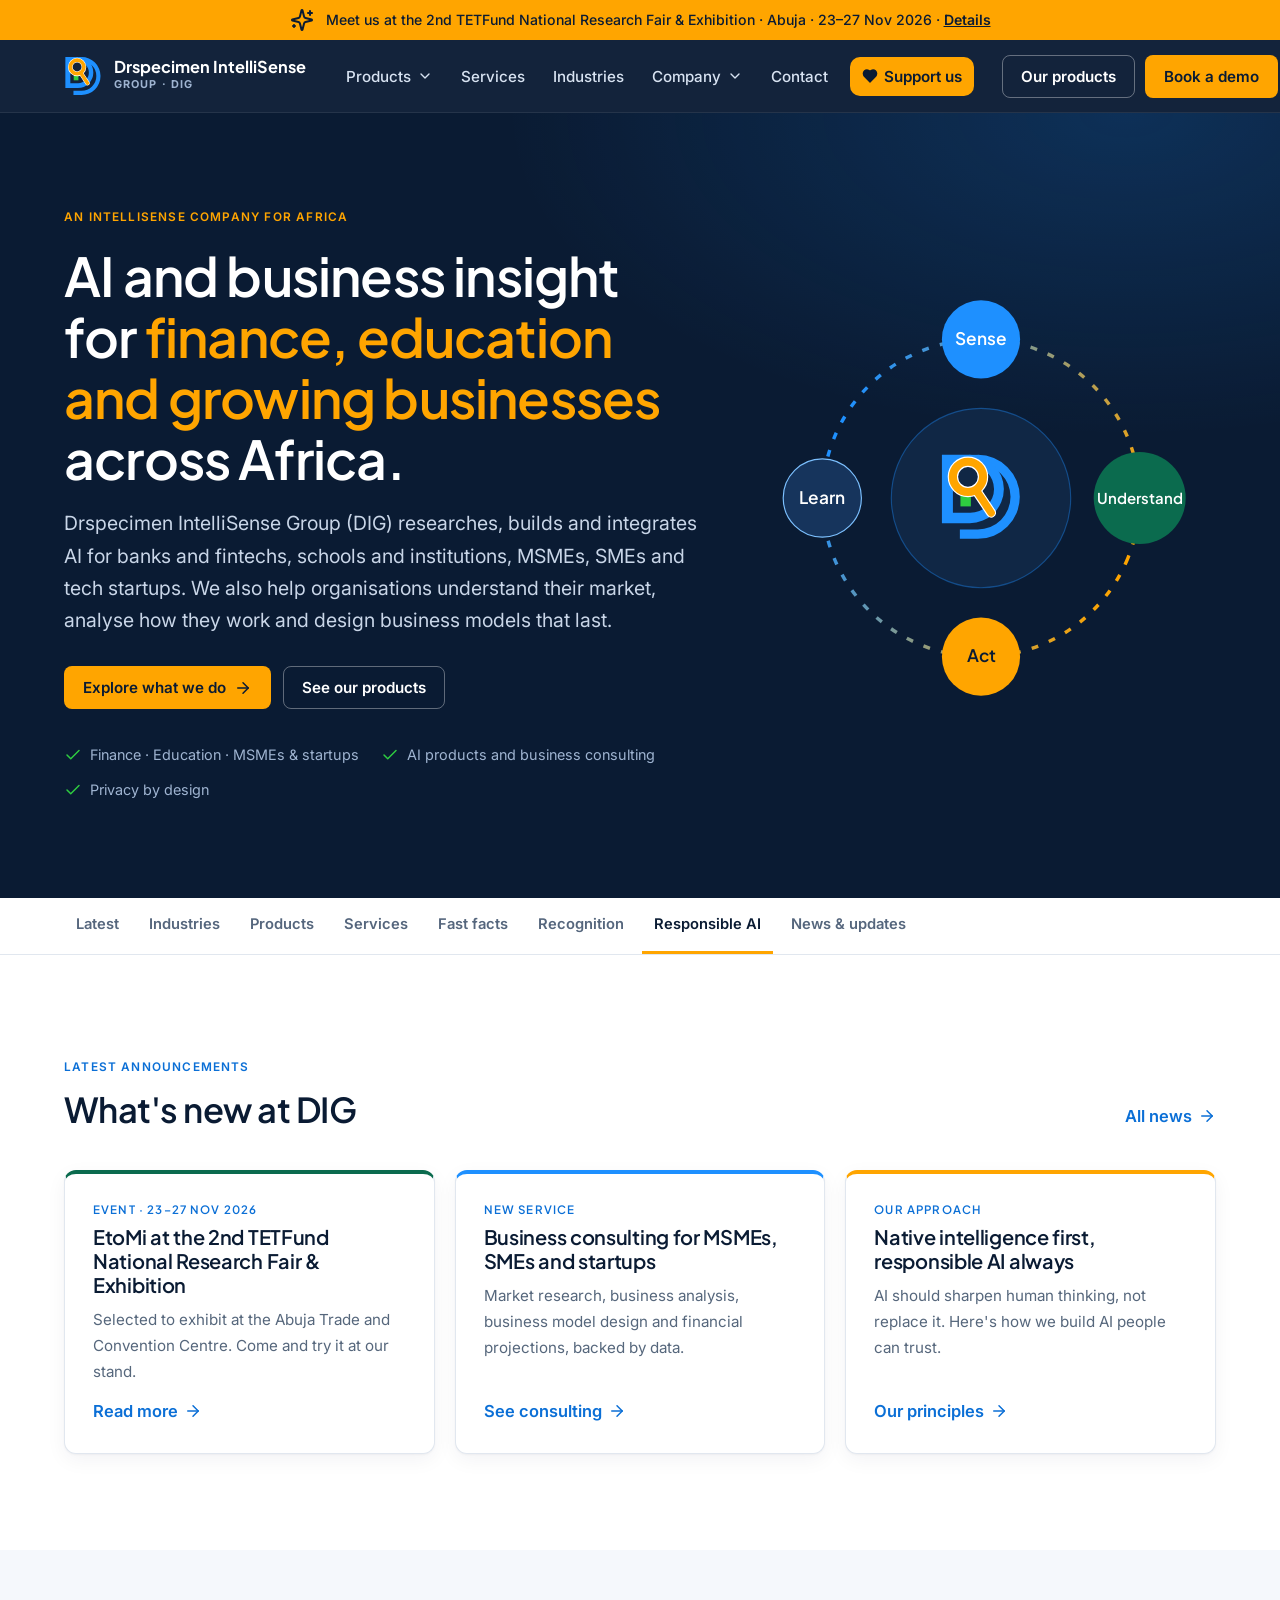
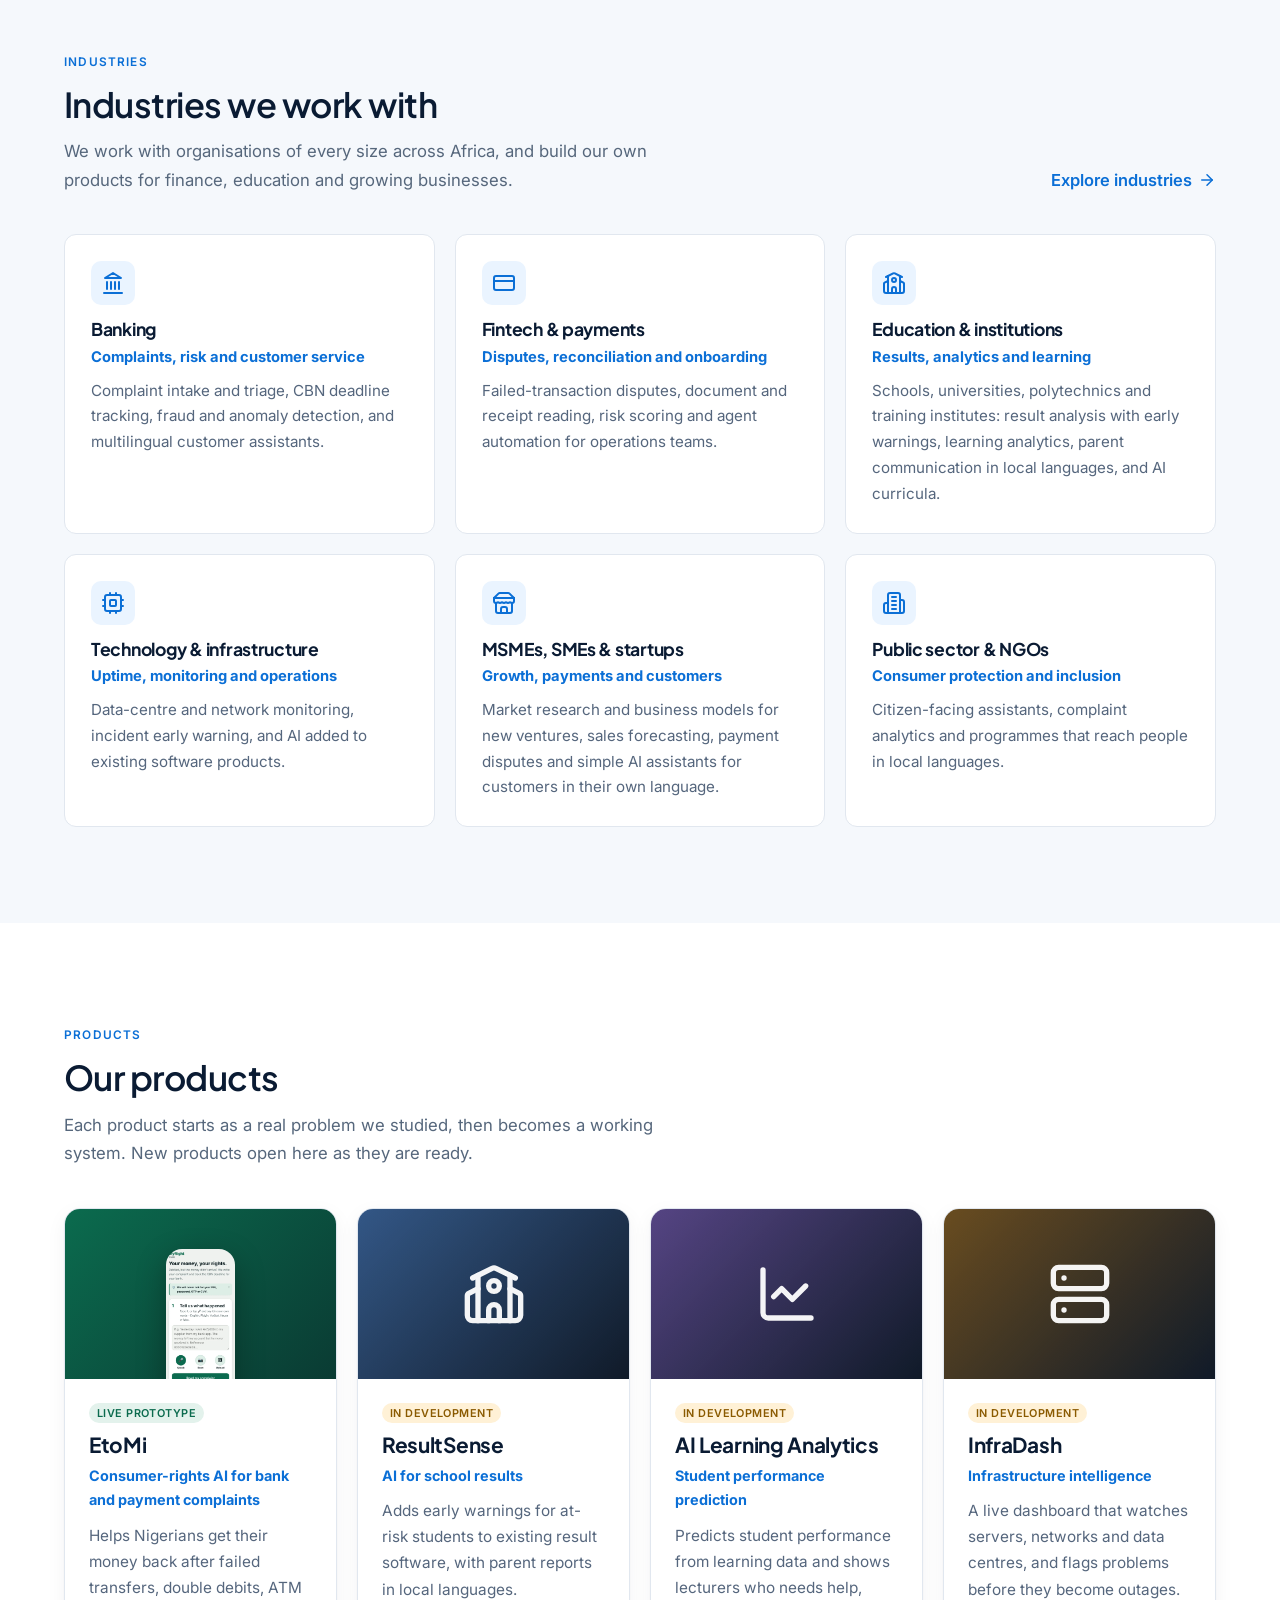
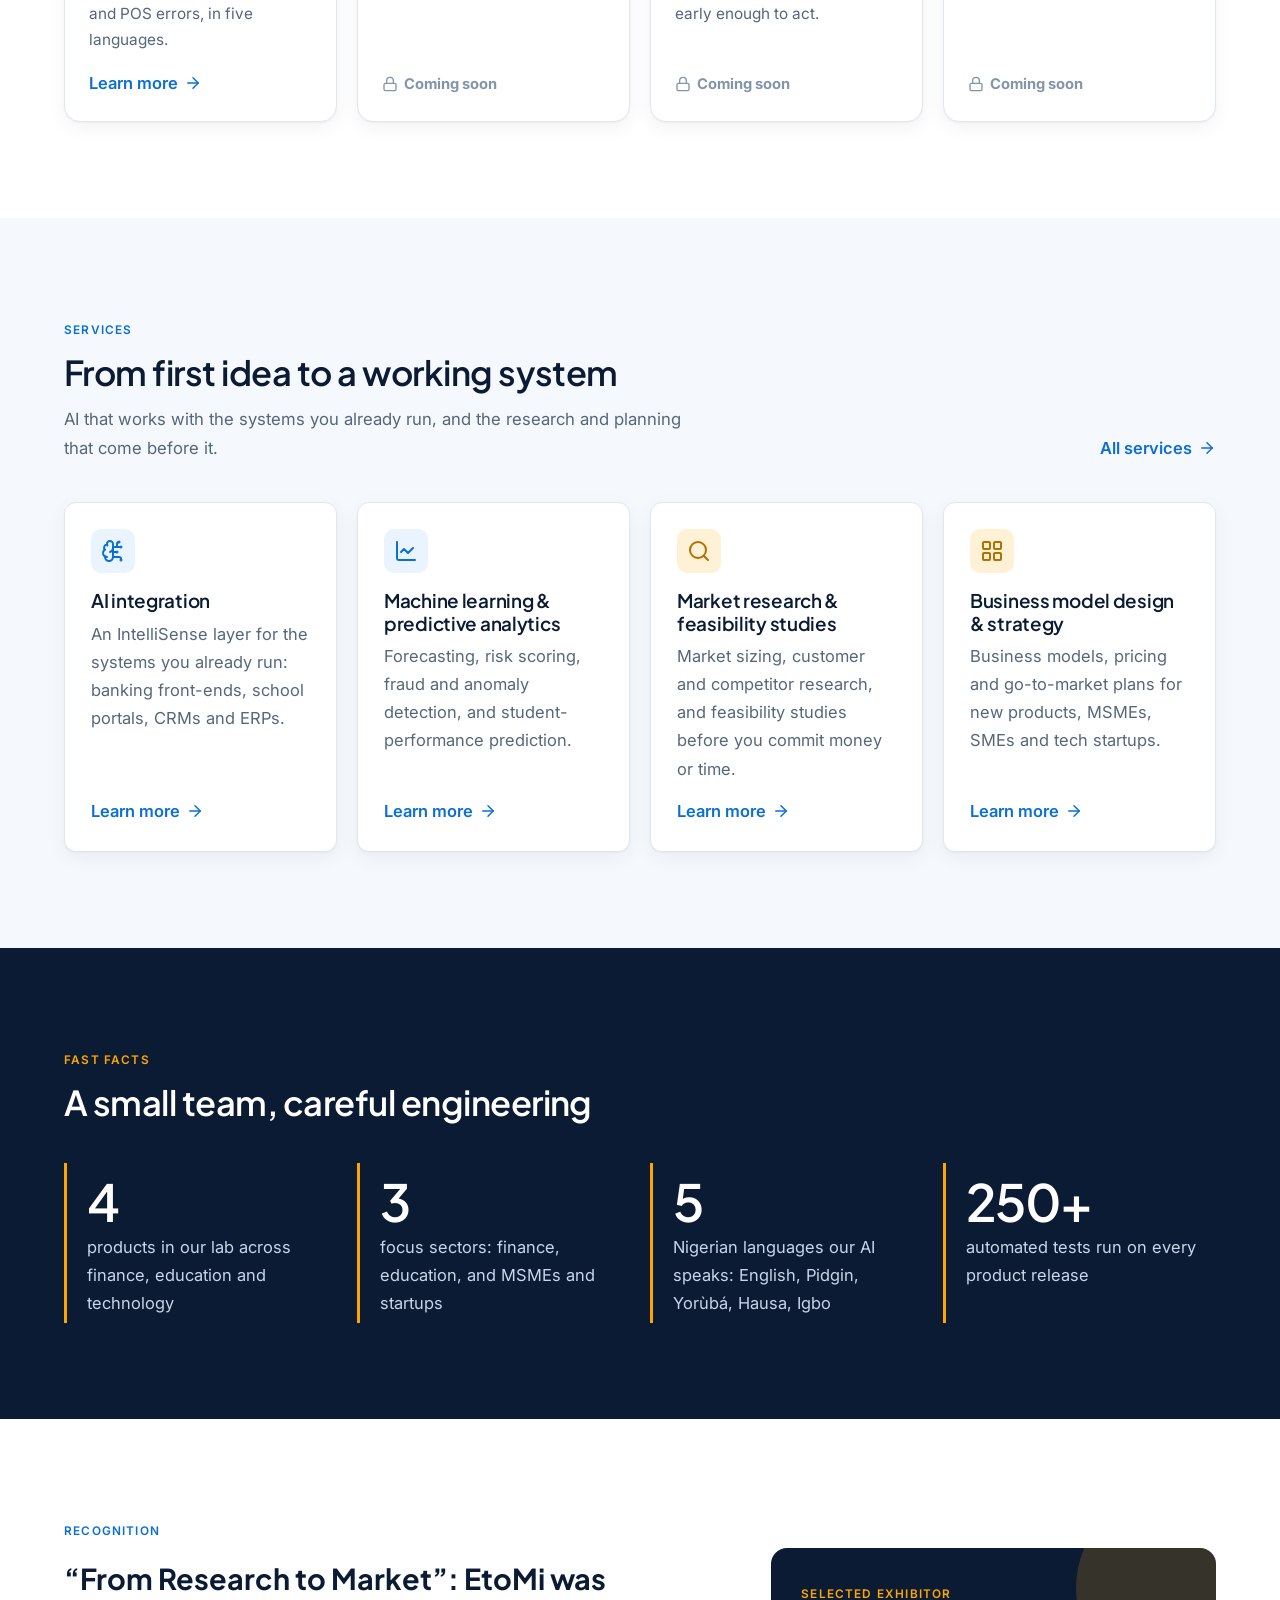
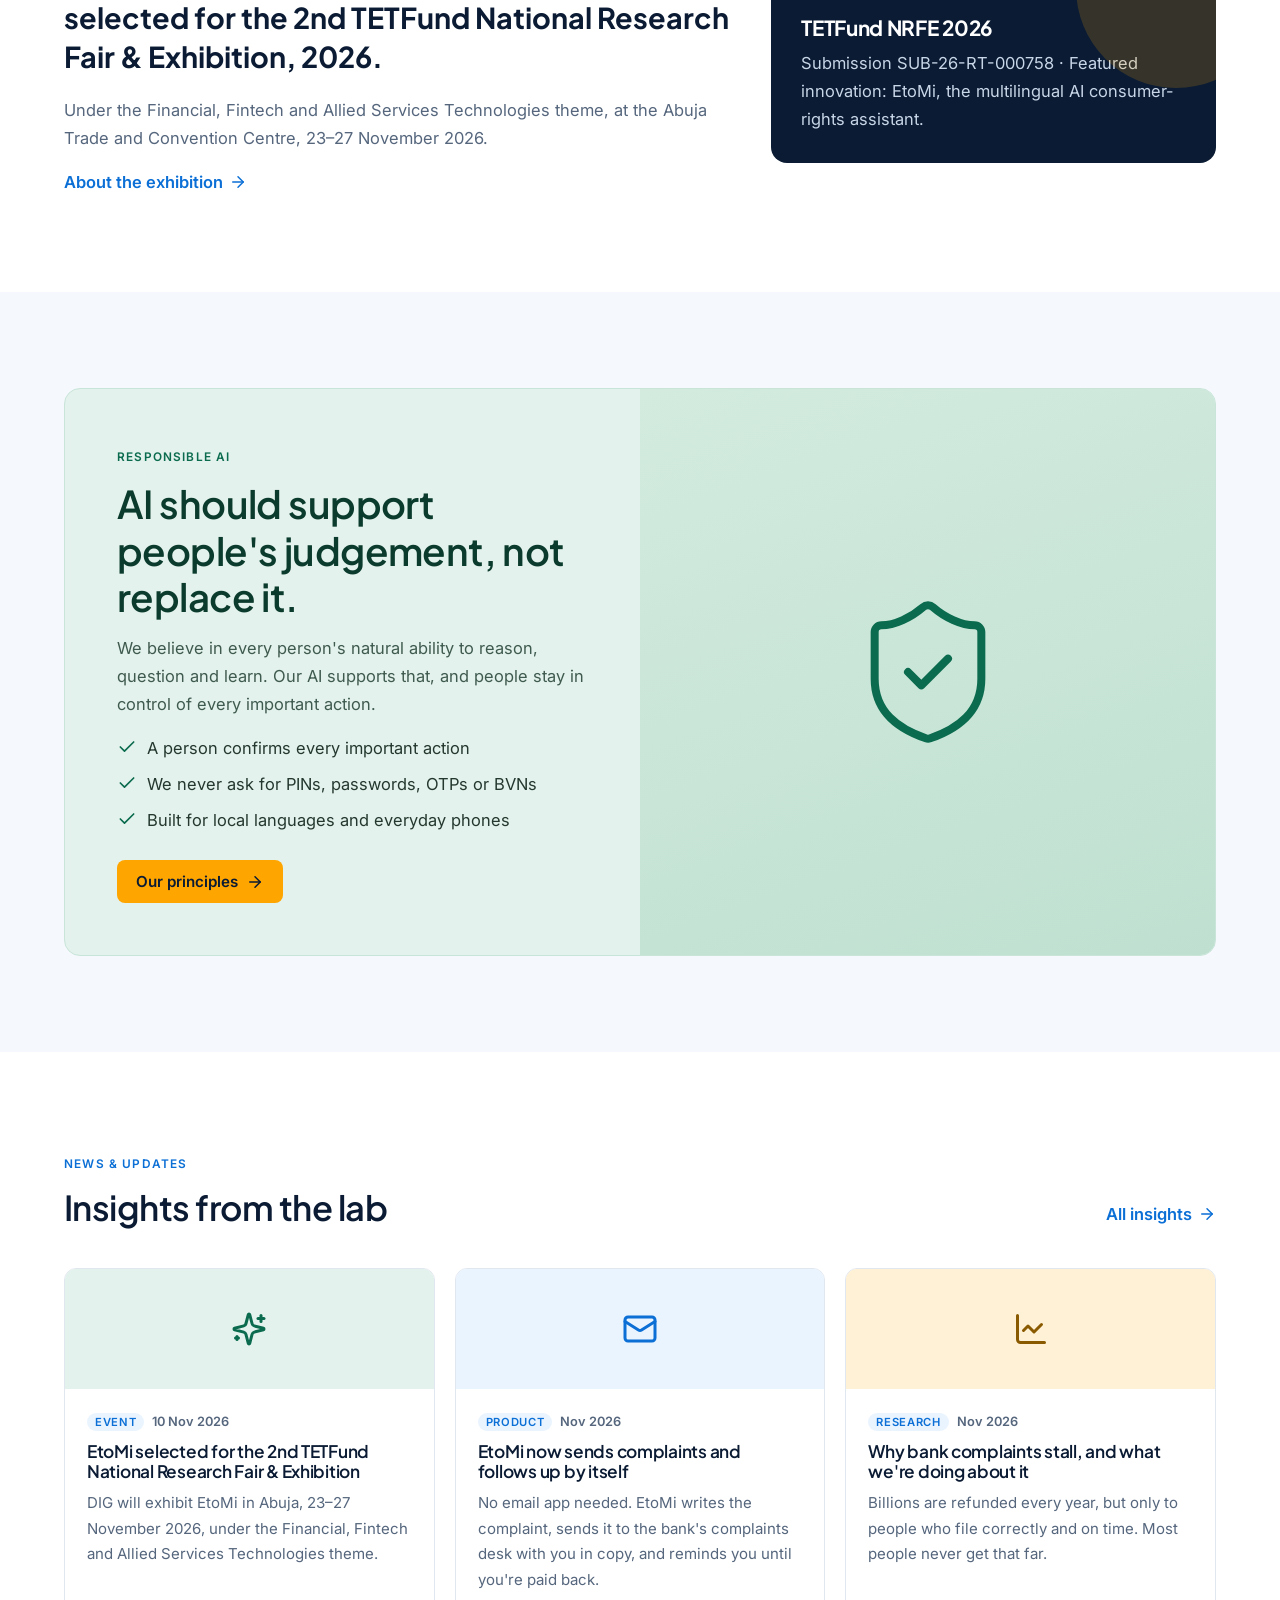
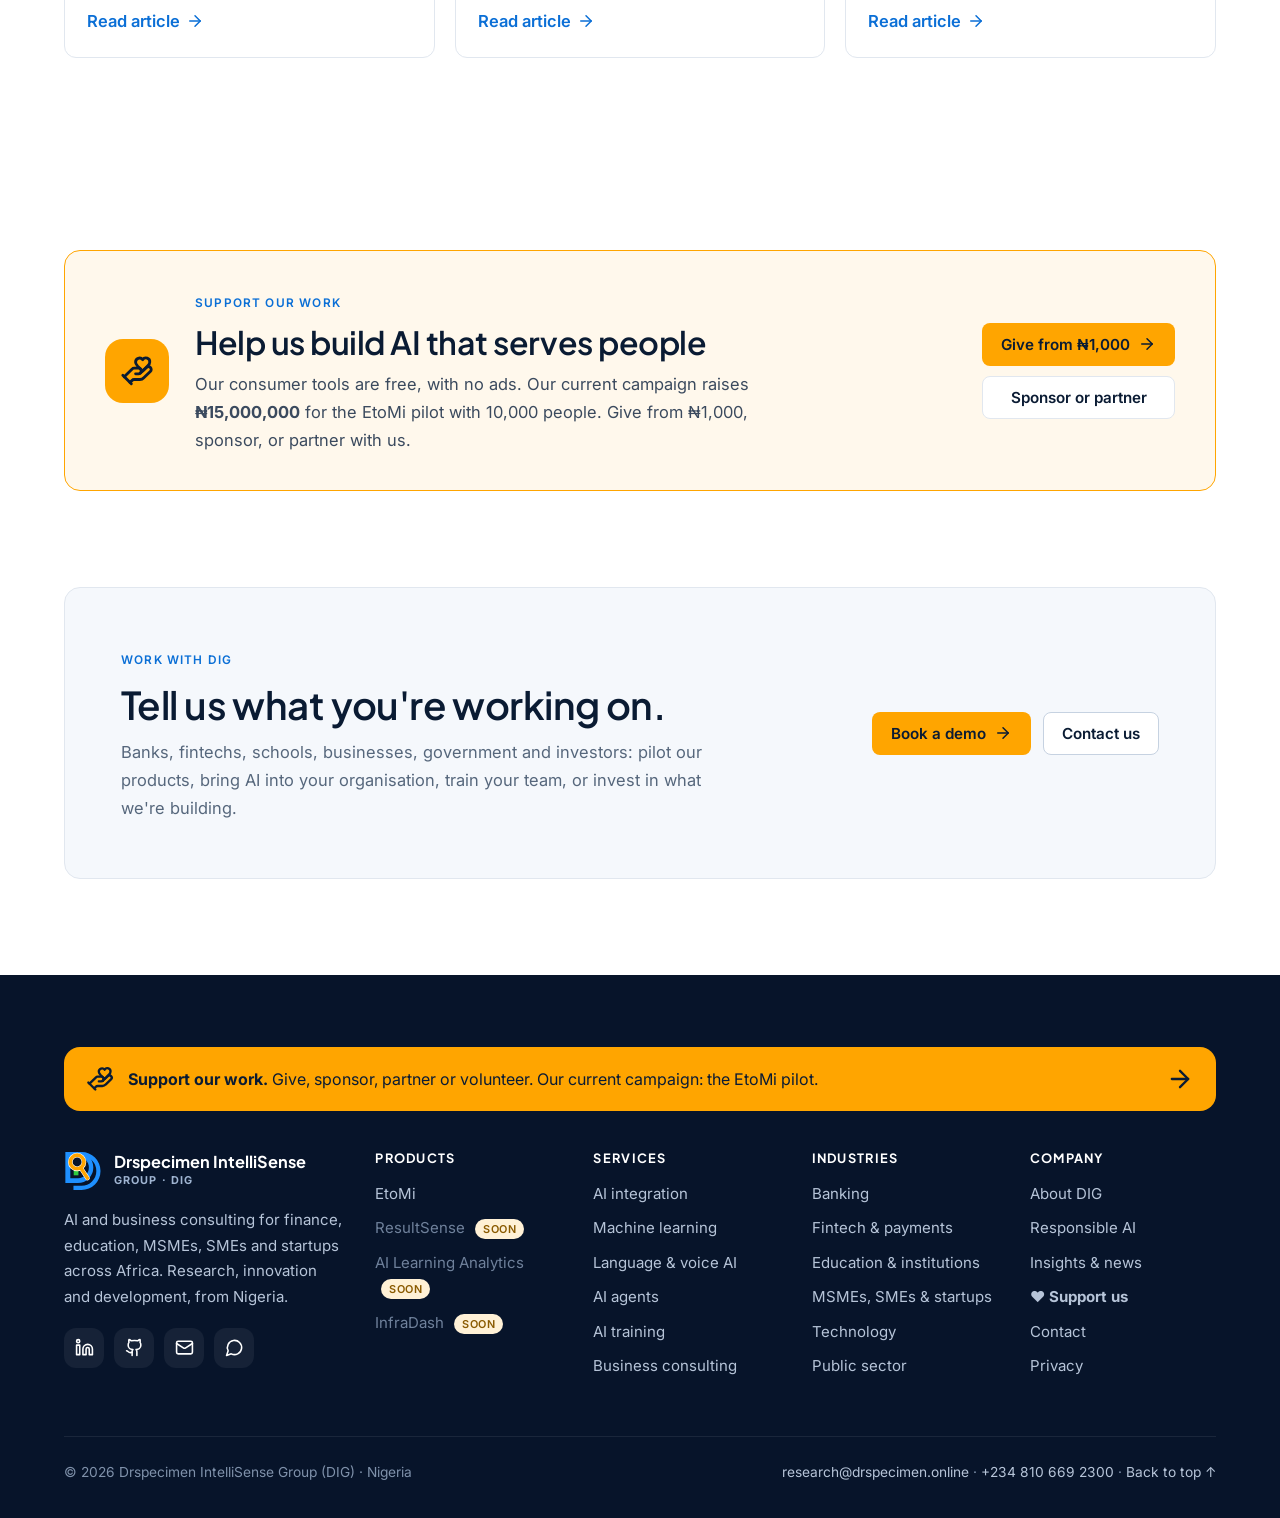
<file: index.html>
<!doctype html>
<html lang="en">
<head>
<meta charset="utf-8">
<meta name="viewport" content="width=device-width, initial-scale=1">
<title>Drspecimen IntelliSense Group (DIG) · AI research, products and integration</title>
<meta name="description" content="DIG researches, builds and integrates AI for finance, education, MSMEs, SMEs and startups across Africa, and offers market research, business analysis and business model design.">
<link rel="canonical" href="https://drspecimen.online/">
<meta name="theme-color" content="#0A1B33">
<meta property="og:type" content="website">
<meta property="og:site_name" content="Drspecimen IntelliSense Group">
<meta property="og:title" content="Drspecimen IntelliSense Group (DIG) · AI research, products and integration">
<meta property="og:description" content="DIG researches, builds and integrates AI for finance, education, MSMEs, SMEs and startups across Africa, and offers market research, business analysis and business model design.">
<meta property="og:url" content="https://drspecimen.online/">
<meta property="og:image" content="https://drspecimen.online/assets/img/og-image.png">
<meta name="twitter:card" content="summary_large_image">
<link rel="icon" href="assets/img/favicon.svg" type="image/svg+xml">
<link rel="icon" href="assets/img/favicon-32.png" sizes="32x32">
<link rel="apple-touch-icon" href="assets/img/apple-touch-icon.png">
<link rel="manifest" href="site.webmanifest">
<link rel="preconnect" href="https://fonts.googleapis.com">
<link rel="preconnect" href="https://fonts.gstatic.com" crossorigin>
<link href="https://fonts.googleapis.com/css2?family=Inter:wght@400;500;600;700&family=Plus+Jakarta+Sans:wght@500;600;700&display=swap" rel="stylesheet">
<link rel="stylesheet" href="assets/css/site.css?v=9">
<script type="application/ld+json">{"@context": "https://schema.org", "@type": "Organization", "name": "Drspecimen IntelliSense Group", "alternateName": "DIG", "url": "https://drspecimen.online", "logo": "https://drspecimen.online/assets/img/apple-touch-icon.png", "email": "research@drspecimen.online", "telephone": "+234 810 669 2300", "sameAs": ["https://www.linkedin.com/company/drspecimen", "https://github.com/drspecimen"], "address": {"@type": "PostalAddress", "addressCountry": "NG"}}</script>
</head>
<body>
<a class="skip" href="#main">Skip to content</a>
<div class="strip"><div class="wrap"><svg class="icon" aria-hidden="true" xmlns="http://www.w3.org/2000/svg" viewBox="0 0 24 24" fill="none" stroke="currentColor" stroke-width="2" stroke-linecap="round" stroke-linejoin="round" > <path d="M9.937 15.5A2 2 0 0 0 8.5 14.063l-6.135-1.582a.5.5 0 0 1 0-.962L8.5 9.936A2 2 0 0 0 9.937 8.5l1.582-6.135a.5.5 0 0 1 .963 0L14.063 8.5A2 2 0 0 0 15.5 9.937l6.135 1.581a.5.5 0 0 1 0 .964L15.5 14.063a2 2 0 0 0-1.437 1.437l-1.582 6.135a.5.5 0 0 1-.963 0z" /> <path d="M20 3v4" /> <path d="M22 5h-4" /> <path d="M4 17v2" /> <path d="M5 18H3" /> </svg><span>Meet us at the 2nd TETFund National Research Fair &amp; Exhibition · Abuja · 23–27 Nov 2026 · <a href="insights.html#nrfe-2026">Details</a></span></div></div>
<header class="site-header">
 <div class="wrap">
  <a class="brand" href="index.html" aria-label="Drspecimen IntelliSense Group home"><img src="assets/img/dig-logo.svg" alt="" width="38" height="40"><span><b>Drspecimen IntelliSense</b><small>Group · DIG</small></span></a>
  <a class="mob-support" href="support.html"><svg class="icon" aria-hidden="true" xmlns="http://www.w3.org/2000/svg" viewBox="0 0 24 24" fill="none" stroke="currentColor" stroke-width="2" stroke-linecap="round" stroke-linejoin="round" > <path d="M19 14c1.49-1.46 3-3.21 3-5.5A5.5 5.5 0 0 0 16.5 3c-1.76 0-3 .5-4.5 2-1.5-1.5-2.74-2-4.5-2A5.5 5.5 0 0 0 2 8.5c0 2.3 1.5 4.05 3 5.5l7 7Z" /> </svg> Support</a>
  <button class="burger" aria-label="Open menu" aria-expanded="false"><svg class="icon" aria-hidden="true" xmlns="http://www.w3.org/2000/svg" viewBox="0 0 24 24" fill="none" stroke="currentColor" stroke-width="2" stroke-linecap="round" stroke-linejoin="round" > <line x1="4" x2="20" y1="12" y2="12" /> <line x1="4" x2="20" y1="6" y2="6" /> <line x1="4" x2="20" y1="18" y2="18" /> </svg></button>
  <ul class="nav">
   <li class="has-menu"><button aria-expanded="false" aria-haspopup="true">Products <svg class="icon chev" aria-hidden="true" xmlns="http://www.w3.org/2000/svg" viewBox="0 0 24 24" fill="none" stroke="currentColor" stroke-width="2" stroke-linecap="round" stroke-linejoin="round" > <path d="m6 9 6 6 6-6" /> </svg></button><div class="menu" role="menu" data-products-menu><a href="etomi.html"><span class="mi"><svg class="icon" aria-hidden="true" xmlns="http://www.w3.org/2000/svg" viewBox="0 0 24 24" fill="none" stroke="currentColor" stroke-width="2" stroke-linecap="round" stroke-linejoin="round" > <line x1="3" x2="21" y1="22" y2="22" /> <line x1="6" x2="6" y1="18" y2="11" /> <line x1="10" x2="10" y1="18" y2="11" /> <line x1="14" x2="14" y1="18" y2="11" /> <line x1="18" x2="18" y1="18" y2="11" /> <polygon points="12 2 20 7 4 7" /> </svg></span><span><b>EtoMi<span class="tag live">Live</span></b><span class="d">Consumer-rights AI for bank and payment complaints</span></span></a><div class="soon-item" aria-disabled="true"><span class="mi"><svg class="icon" aria-hidden="true" xmlns="http://www.w3.org/2000/svg" viewBox="0 0 24 24" fill="none" stroke="currentColor" stroke-width="2" stroke-linecap="round" stroke-linejoin="round" > <path d="M14 22v-4a2 2 0 1 0-4 0v4" /> <path d="m18 10 3.447 1.724a1 1 0 0 1 .553.894V20a2 2 0 0 1-2 2H4a2 2 0 0 1-2-2v-7.382a1 1 0 0 1 .553-.894L6 10" /> <path d="M18 5v17" /> <path d="m4 6 7.106-3.553a2 2 0 0 1 1.788 0L20 6" /> <path d="M6 5v17" /> <circle cx="12" cy="9" r="2" /> </svg></span><span><b>ResultSense<span class="tag soon">Coming soon</span></b><span class="d">AI for school results</span></span></div><div class="soon-item" aria-disabled="true"><span class="mi"><svg class="icon" aria-hidden="true" xmlns="http://www.w3.org/2000/svg" viewBox="0 0 24 24" fill="none" stroke="currentColor" stroke-width="2" stroke-linecap="round" stroke-linejoin="round" > <path d="M3 3v16a2 2 0 0 0 2 2h16" /> <path d="m19 9-5 5-4-4-3 3" /> </svg></span><span><b>AI Learning Analytics<span class="tag soon">Coming soon</span></b><span class="d">Student performance prediction</span></span></div><div class="soon-item" aria-disabled="true"><span class="mi"><svg class="icon" aria-hidden="true" xmlns="http://www.w3.org/2000/svg" viewBox="0 0 24 24" fill="none" stroke="currentColor" stroke-width="2" stroke-linecap="round" stroke-linejoin="round" > <rect width="20" height="8" x="2" y="2" rx="2" ry="2" /> <rect width="20" height="8" x="2" y="14" rx="2" ry="2" /> <line x1="6" x2="6.01" y1="6" y2="6" /> <line x1="6" x2="6.01" y1="18" y2="18" /> </svg></span><span><b>InfraDash<span class="tag soon">Coming soon</span></b><span class="d">Infrastructure intelligence</span></span></div></div></li>
   <li><a href="services.html">Services</a></li>
   <li><a href="industries.html">Industries</a></li>
   <li class="has-menu"><button aria-expanded="false" aria-haspopup="true">Company <svg class="icon chev" aria-hidden="true" xmlns="http://www.w3.org/2000/svg" viewBox="0 0 24 24" fill="none" stroke="currentColor" stroke-width="2" stroke-linecap="round" stroke-linejoin="round" > <path d="m6 9 6 6 6-6" /> </svg></button><div class="menu" role="menu">
     <a href="about.html"><span class="mi"><svg class="icon" aria-hidden="true" xmlns="http://www.w3.org/2000/svg" viewBox="0 0 24 24" fill="none" stroke="currentColor" stroke-width="2" stroke-linecap="round" stroke-linejoin="round" > <path d="M16 21v-2a4 4 0 0 0-4-4H6a4 4 0 0 0-4 4v2" /> <circle cx="9" cy="7" r="4" /> <path d="M22 21v-2a4 4 0 0 0-3-3.87" /> <path d="M16 3.13a4 4 0 0 1 0 7.75" /> </svg></span><span><b>About DIG</b><span class="d">Who we are, mission and vision</span></span></a>
     <a href="responsible-ai.html"><span class="mi"><svg class="icon" aria-hidden="true" xmlns="http://www.w3.org/2000/svg" viewBox="0 0 24 24" fill="none" stroke="currentColor" stroke-width="2" stroke-linecap="round" stroke-linejoin="round" > <path d="M20 13c0 5-3.5 7.5-7.66 8.95a1 1 0 0 1-.67-.01C7.5 20.5 4 18 4 13V6a1 1 0 0 1 1-1c2 0 4.5-1.2 6.24-2.72a1.17 1.17 0 0 1 1.52 0C14.51 3.81 17 5 19 5a1 1 0 0 1 1 1z" /> <path d="m9 12 2 2 4-4" /> </svg></span><span><b>Responsible AI</b><span class="d">How we build AI people can trust</span></span></a>
     <a href="insights.html"><span class="mi"><svg class="icon" aria-hidden="true" xmlns="http://www.w3.org/2000/svg" viewBox="0 0 24 24" fill="none" stroke="currentColor" stroke-width="2" stroke-linecap="round" stroke-linejoin="round" > <path d="M12 7v14" /> <path d="M3 18a1 1 0 0 1-1-1V4a1 1 0 0 1 1-1h5a4 4 0 0 1 4 4 4 4 0 0 1 4-4h5a1 1 0 0 1 1 1v13a1 1 0 0 1-1 1h-6a3 3 0 0 0-3 3 3 3 0 0 0-3-3z" /> </svg></span><span><b>Insights &amp; news</b><span class="d">Updates, research and events</span></span></a>
   </div></li>
   <li><a href="contact.html">Contact</a></li>
   <li><a class="nav-support" href="support.html"><svg class="icon" aria-hidden="true" xmlns="http://www.w3.org/2000/svg" viewBox="0 0 24 24" fill="none" stroke="currentColor" stroke-width="2" stroke-linecap="round" stroke-linejoin="round" > <path d="M19 14c1.49-1.46 3-3.21 3-5.5A5.5 5.5 0 0 0 16.5 3c-1.76 0-3 .5-4.5 2-1.5-1.5-2.74-2-4.5-2A5.5 5.5 0 0 0 2 8.5c0 2.3 1.5 4.05 3 5.5l7 7Z" /> </svg> Support us</a></li>
   <li class="mob-only"><a class="btn btn-primary" href="contact.html?topic=demo">Book a demo</a></li>
  </ul>
  <div class="head-cta"><a class="btn btn-ghost" href="index.html#products" data-latest="Latest: ">Our products</a><a class="btn btn-primary" href="contact.html?topic=demo">Book a demo</a></div>
 </div>
</header>
<main id="main">
<section class="hero" style="padding:0"><div class="wrap">
 <div><div class="eyebrow">An IntelliSense company for Africa</div>
  <h1>AI and business insight for <em>finance, education and growing businesses</em> across Africa.</h1>
  <p class="lede">Drspecimen IntelliSense Group (DIG) researches, builds and integrates AI for banks and fintechs, schools and institutions, MSMEs, SMEs and tech startups. We also help organisations understand their market, analyse how they work and design business models that last.</p>
  <div class="ctas"><a class="btn btn-primary" href="services.html">Explore what we do <svg class="icon" aria-hidden="true" xmlns="http://www.w3.org/2000/svg" viewBox="0 0 24 24" fill="none" stroke="currentColor" stroke-width="2" stroke-linecap="round" stroke-linejoin="round" > <path d="M5 12h14" /> <path d="m12 5 7 7-7 7" /> </svg></a><a class="btn btn-ghost" href="#products" data-latest="See our latest product: ">See our products</a></div>
  <div class="trust"><span><svg class="icon" aria-hidden="true" xmlns="http://www.w3.org/2000/svg" viewBox="0 0 24 24" fill="none" stroke="currentColor" stroke-width="2" stroke-linecap="round" stroke-linejoin="round" > <path d="M20 6 9 17l-5-5" /> </svg>Finance · Education · MSMEs &amp; startups</span><span><svg class="icon" aria-hidden="true" xmlns="http://www.w3.org/2000/svg" viewBox="0 0 24 24" fill="none" stroke="currentColor" stroke-width="2" stroke-linecap="round" stroke-linejoin="round" > <path d="M20 6 9 17l-5-5" /> </svg>AI products and business consulting</span><span><svg class="icon" aria-hidden="true" xmlns="http://www.w3.org/2000/svg" viewBox="0 0 24 24" fill="none" stroke="currentColor" stroke-width="2" stroke-linecap="round" stroke-linejoin="round" > <path d="M20 6 9 17l-5-5" /> </svg>Privacy by design</span></div>
 </div><div class="loop rv" aria-hidden="true"><svg viewBox="0 0 400 400">
<defs><linearGradient id="lg" x1="0" x2="1"><stop offset="0" stop-color="#1E90FF"/><stop offset="1" stop-color="#FFA500"/></linearGradient></defs>
<circle cx="200" cy="200" r="138" fill="none" stroke="url(#lg)" stroke-width="3" stroke-dasharray="6 10"><animateTransform attributeName="transform" type="rotate" from="0 200 200" to="360 200 200" dur="40s" repeatCount="indefinite"/></circle>
<circle cx="200" cy="200" r="78" fill="#102745" stroke="#1E90FF" stroke-opacity=".4"/>
<image href="assets/img/dig-logo.svg" x="164" y="160" width="72" height="78"/>
<g font-family="Plus Jakarta Sans, Inter, sans-serif" font-weight="600" font-size="15" fill="#fff" text-anchor="middle">
<g transform="translate(200 62)"><circle r="34" fill="#1E90FF"/><text y="5">Sense</text></g>
<g transform="translate(338 200)"><circle r="40" fill="#0B6B4E"/><text y="5" font-size="13">Understand</text></g>
<g transform="translate(200 338)"><circle r="34" fill="#FFA500"/><text y="5" fill="#0A1B33">Act</text></g>
<g transform="translate(62 200)"><circle r="34" fill="#16345C" stroke="#7CC0FF"/><text y="5">Learn</text></g></g></svg></div>
</div></section>
<nav class="anchors" aria-label="On this page"><div class="wrap">
 <a href="#latest">Latest</a><a href="#industries">Industries</a><a href="#products">Products</a><a href="#services">Services</a><a href="#facts">Fast facts</a><a href="#recognition">Recognition</a><a href="#responsible">Responsible AI</a><a href="#news">News &amp; updates</a></div></nav>

<section id="latest"><div class="wrap"><div class="sec-head"><div><div class="eyebrow dark">Latest announcements</div><h2>What's new at DIG</h2></div><a class="link" href="insights.html">All news <svg class="icon" aria-hidden="true" xmlns="http://www.w3.org/2000/svg" viewBox="0 0 24 24" fill="none" stroke="currentColor" stroke-width="2" stroke-linecap="round" stroke-linejoin="round" > <path d="M5 12h14" /> <path d="m12 5 7 7-7 7" /> </svg></a></div>
<div class="grid g3">
<a class="ann a1 rv" href="insights.html#nrfe-2026"><div class="k">Event · 23–27 Nov 2026</div><h3>EtoMi at the 2nd TETFund National Research Fair &amp; Exhibition</h3><p>Selected to exhibit at the Abuja Trade and Convention Centre. Come and try it at our stand.</p><span class="link">Read more <svg class="icon" aria-hidden="true" xmlns="http://www.w3.org/2000/svg" viewBox="0 0 24 24" fill="none" stroke="currentColor" stroke-width="2" stroke-linecap="round" stroke-linejoin="round" > <path d="M5 12h14" /> <path d="m12 5 7 7-7 7" /> </svg></span></a>
<a class="ann a2 rv" href="services.html#consulting"><div class="k">New service</div><h3>Business consulting for MSMEs, SMEs and startups</h3><p>Market research, business analysis, business model design and financial projections, backed by data.</p><span class="link">See consulting <svg class="icon" aria-hidden="true" xmlns="http://www.w3.org/2000/svg" viewBox="0 0 24 24" fill="none" stroke="currentColor" stroke-width="2" stroke-linecap="round" stroke-linejoin="round" > <path d="M5 12h14" /> <path d="m12 5 7 7-7 7" /> </svg></span></a>
<a class="ann a3 rv" href="responsible-ai.html"><div class="k">Our approach</div><h3>Native intelligence first, responsible AI always</h3><p>AI should sharpen human thinking, not replace it. Here's how we build AI people can trust.</p><span class="link">Our principles <svg class="icon" aria-hidden="true" xmlns="http://www.w3.org/2000/svg" viewBox="0 0 24 24" fill="none" stroke="currentColor" stroke-width="2" stroke-linecap="round" stroke-linejoin="round" > <path d="M5 12h14" /> <path d="m12 5 7 7-7 7" /> </svg></span></a></div></div></section>

<section id="industries" class="soft"><div class="wrap"><div class="sec-head"><div><div class="eyebrow dark">Industries</div><h2>Industries we work with</h2>
<p>We work with organisations of every size across Africa, and build our own products for finance, education and growing businesses.</p></div><a class="link" href="industries.html">Explore industries <svg class="icon" aria-hidden="true" xmlns="http://www.w3.org/2000/svg" viewBox="0 0 24 24" fill="none" stroke="currentColor" stroke-width="2" stroke-linecap="round" stroke-linejoin="round" > <path d="M5 12h14" /> <path d="m12 5 7 7-7 7" /> </svg></a></div>
<div class="grid g3"><a class="ind rv" href="industries.html#banking" style="text-decoration:none"><div class="ic"><svg class="icon" aria-hidden="true" xmlns="http://www.w3.org/2000/svg" viewBox="0 0 24 24" fill="none" stroke="currentColor" stroke-width="2" stroke-linecap="round" stroke-linejoin="round" > <line x1="3" x2="21" y1="22" y2="22" /> <line x1="6" x2="6" y1="18" y2="11" /> <line x1="10" x2="10" y1="18" y2="11" /> <line x1="14" x2="14" y1="18" y2="11" /> <line x1="18" x2="18" y1="18" y2="11" /> <polygon points="12 2 20 7 4 7" /> </svg></div><h3>Banking</h3><div class="one">Complaints, risk and customer service</div><p>Complaint intake and triage, CBN deadline tracking, fraud and anomaly detection, and multilingual customer assistants.</p></a><a class="ind rv" href="industries.html#fintech-payments" style="text-decoration:none"><div class="ic"><svg class="icon" aria-hidden="true" xmlns="http://www.w3.org/2000/svg" viewBox="0 0 24 24" fill="none" stroke="currentColor" stroke-width="2" stroke-linecap="round" stroke-linejoin="round" > <rect width="20" height="14" x="2" y="5" rx="2" /> <line x1="2" x2="22" y1="10" y2="10" /> </svg></div><h3>Fintech & payments</h3><div class="one">Disputes, reconciliation and onboarding</div><p>Failed-transaction disputes, document and receipt reading, risk scoring and agent automation for operations teams.</p></a><a class="ind rv" href="industries.html#education-institutions" style="text-decoration:none"><div class="ic"><svg class="icon" aria-hidden="true" xmlns="http://www.w3.org/2000/svg" viewBox="0 0 24 24" fill="none" stroke="currentColor" stroke-width="2" stroke-linecap="round" stroke-linejoin="round" > <path d="M14 22v-4a2 2 0 1 0-4 0v4" /> <path d="m18 10 3.447 1.724a1 1 0 0 1 .553.894V20a2 2 0 0 1-2 2H4a2 2 0 0 1-2-2v-7.382a1 1 0 0 1 .553-.894L6 10" /> <path d="M18 5v17" /> <path d="m4 6 7.106-3.553a2 2 0 0 1 1.788 0L20 6" /> <path d="M6 5v17" /> <circle cx="12" cy="9" r="2" /> </svg></div><h3>Education & institutions</h3><div class="one">Results, analytics and learning</div><p>Schools, universities, polytechnics and training institutes: result analysis with early warnings, learning analytics, parent communication in local languages, and AI curricula.</p></a><a class="ind rv" href="industries.html#technology-infrastructure" style="text-decoration:none"><div class="ic"><svg class="icon" aria-hidden="true" xmlns="http://www.w3.org/2000/svg" viewBox="0 0 24 24" fill="none" stroke="currentColor" stroke-width="2" stroke-linecap="round" stroke-linejoin="round" > <rect width="16" height="16" x="4" y="4" rx="2" /> <rect width="6" height="6" x="9" y="9" rx="1" /> <path d="M15 2v2" /> <path d="M15 20v2" /> <path d="M2 15h2" /> <path d="M2 9h2" /> <path d="M20 15h2" /> <path d="M20 9h2" /> <path d="M9 2v2" /> <path d="M9 20v2" /> </svg></div><h3>Technology & infrastructure</h3><div class="one">Uptime, monitoring and operations</div><p>Data-centre and network monitoring, incident early warning, and AI added to existing software products.</p></a><a class="ind rv" href="industries.html#msmes-smes-startups" style="text-decoration:none"><div class="ic"><svg class="icon" aria-hidden="true" xmlns="http://www.w3.org/2000/svg" viewBox="0 0 24 24" fill="none" stroke="currentColor" stroke-width="2" stroke-linecap="round" stroke-linejoin="round" > <path d="m2 7 4.41-4.41A2 2 0 0 1 7.83 2h8.34a2 2 0 0 1 1.42.59L22 7" /> <path d="M4 12v8a2 2 0 0 0 2 2h12a2 2 0 0 0 2-2v-8" /> <path d="M15 22v-4a2 2 0 0 0-2-2h-2a2 2 0 0 0-2 2v4" /> <path d="M2 7h20" /> <path d="M22 7v3a2 2 0 0 1-2 2a2.7 2.7 0 0 1-1.59-.63.7.7 0 0 0-.82 0A2.7 2.7 0 0 1 16 12a2.7 2.7 0 0 1-1.59-.63.7.7 0 0 0-.82 0A2.7 2.7 0 0 1 12 12a2.7 2.7 0 0 1-1.59-.63.7.7 0 0 0-.82 0A2.7 2.7 0 0 1 8 12a2.7 2.7 0 0 1-1.59-.63.7.7 0 0 0-.82 0A2.7 2.7 0 0 1 4 12a2 2 0 0 1-2-2V7" /> </svg></div><h3>MSMEs, SMEs & startups</h3><div class="one">Growth, payments and customers</div><p>Market research and business models for new ventures, sales forecasting, payment disputes and simple AI assistants for customers in their own language.</p></a><a class="ind rv" href="industries.html#public-sector-ngos" style="text-decoration:none"><div class="ic"><svg class="icon" aria-hidden="true" xmlns="http://www.w3.org/2000/svg" viewBox="0 0 24 24" fill="none" stroke="currentColor" stroke-width="2" stroke-linecap="round" stroke-linejoin="round" > <path d="M6 22V4a2 2 0 0 1 2-2h8a2 2 0 0 1 2 2v18Z" /> <path d="M6 12H4a2 2 0 0 0-2 2v6a2 2 0 0 0 2 2h2" /> <path d="M18 9h2a2 2 0 0 1 2 2v9a2 2 0 0 1-2 2h-2" /> <path d="M10 6h4" /> <path d="M10 10h4" /> <path d="M10 14h4" /> <path d="M10 18h4" /> </svg></div><h3>Public sector & NGOs</h3><div class="one">Consumer protection and inclusion</div><p>Citizen-facing assistants, complaint analytics and programmes that reach people in local languages.</p></a></div></div></section>

<section id="products"><div class="wrap"><div class="sec-head"><div><div class="eyebrow dark">Products</div><h2>Our products</h2>
<p>Each product starts as a real problem we studied, then becomes a working system. New products open here as they are ready.</p></div></div>
<div class="grid g4" data-products-grid><article class="prod rv"><div class="art" style="background:linear-gradient(135deg,#0B6B4E,#0A3B33)"><img src="assets/img/etomi-home.webp" alt="EtoMi home screen" loading="lazy"></div><div class="body"><span class="tag live st">Live prototype</span><h3>EtoMi</h3><div class="sub">Consumer-rights AI for bank and payment complaints</div><p>Helps Nigerians get their money back after failed transfers, double debits, ATM and POS errors, in five languages.</p><div class="foot"><a class="link" href="etomi.html">Learn more <svg class="icon" aria-hidden="true" xmlns="http://www.w3.org/2000/svg" viewBox="0 0 24 24" fill="none" stroke="currentColor" stroke-width="2" stroke-linecap="round" stroke-linejoin="round" > <path d="M5 12h14" /> <path d="m12 5 7 7-7 7" /> </svg></a></div></div></article><article class="prod is-soon rv"><div class="art" style="background:linear-gradient(135deg,#1E5AA8,#0A1B33)"><svg class="icon" aria-hidden="true" xmlns="http://www.w3.org/2000/svg" viewBox="0 0 24 24" fill="none" stroke="currentColor" stroke-width="2" stroke-linecap="round" stroke-linejoin="round" > <path d="M14 22v-4a2 2 0 1 0-4 0v4" /> <path d="m18 10 3.447 1.724a1 1 0 0 1 .553.894V20a2 2 0 0 1-2 2H4a2 2 0 0 1-2-2v-7.382a1 1 0 0 1 .553-.894L6 10" /> <path d="M18 5v17" /> <path d="m4 6 7.106-3.553a2 2 0 0 1 1.788 0L20 6" /> <path d="M6 5v17" /> <circle cx="12" cy="9" r="2" /> </svg></div><div class="body"><span class="tag soon st">In development</span><h3>ResultSense</h3><div class="sub">AI for school results</div><p>Adds early warnings for at-risk students to existing result software, with parent reports in local languages.</p><div class="foot"><span class="closed"><svg class="icon" aria-hidden="true" xmlns="http://www.w3.org/2000/svg" viewBox="0 0 24 24" fill="none" stroke="currentColor" stroke-width="2" stroke-linecap="round" stroke-linejoin="round" > <rect width="18" height="11" x="3" y="11" rx="2" ry="2" /> <path d="M7 11V7a5 5 0 0 1 10 0v4" /> </svg>Coming soon</span></div></div></article><article class="prod is-soon rv"><div class="art" style="background:linear-gradient(135deg,#5B3FA8,#0A1B33)"><svg class="icon" aria-hidden="true" xmlns="http://www.w3.org/2000/svg" viewBox="0 0 24 24" fill="none" stroke="currentColor" stroke-width="2" stroke-linecap="round" stroke-linejoin="round" > <path d="M3 3v16a2 2 0 0 0 2 2h16" /> <path d="m19 9-5 5-4-4-3 3" /> </svg></div><div class="body"><span class="tag soon st">In development</span><h3>AI Learning Analytics</h3><div class="sub">Student performance prediction</div><p>Predicts student performance from learning data and shows lecturers who needs help, early enough to act.</p><div class="foot"><span class="closed"><svg class="icon" aria-hidden="true" xmlns="http://www.w3.org/2000/svg" viewBox="0 0 24 24" fill="none" stroke="currentColor" stroke-width="2" stroke-linecap="round" stroke-linejoin="round" > <rect width="18" height="11" x="3" y="11" rx="2" ry="2" /> <path d="M7 11V7a5 5 0 0 1 10 0v4" /> </svg>Coming soon</span></div></div></article><article class="prod is-soon rv"><div class="art" style="background:linear-gradient(135deg,#7A4A00,#0A1B33)"><svg class="icon" aria-hidden="true" xmlns="http://www.w3.org/2000/svg" viewBox="0 0 24 24" fill="none" stroke="currentColor" stroke-width="2" stroke-linecap="round" stroke-linejoin="round" > <rect width="20" height="8" x="2" y="2" rx="2" ry="2" /> <rect width="20" height="8" x="2" y="14" rx="2" ry="2" /> <line x1="6" x2="6.01" y1="6" y2="6" /> <line x1="6" x2="6.01" y1="18" y2="18" /> </svg></div><div class="body"><span class="tag soon st">In development</span><h3>InfraDash</h3><div class="sub">Infrastructure intelligence</div><p>A live dashboard that watches servers, networks and data centres, and flags problems before they become outages.</p><div class="foot"><span class="closed"><svg class="icon" aria-hidden="true" xmlns="http://www.w3.org/2000/svg" viewBox="0 0 24 24" fill="none" stroke="currentColor" stroke-width="2" stroke-linecap="round" stroke-linejoin="round" > <rect width="18" height="11" x="3" y="11" rx="2" ry="2" /> <path d="M7 11V7a5 5 0 0 1 10 0v4" /> </svg>Coming soon</span></div></div></article></div></div></section>

<section id="services" class="soft"><div class="wrap"><div class="sec-head"><div><div class="eyebrow dark">Services</div><h2>From first idea to a working system</h2>
<p>AI that works with the systems you already run, and the research and planning that come before it.</p></div><a class="link" href="services.html">All services <svg class="icon" aria-hidden="true" xmlns="http://www.w3.org/2000/svg" viewBox="0 0 24 24" fill="none" stroke="currentColor" stroke-width="2" stroke-linecap="round" stroke-linejoin="round" > <path d="M5 12h14" /> <path d="m12 5 7 7-7 7" /> </svg></a></div>
<div class="grid g4"><div class="card rv"><div class="ic"><svg class="icon" aria-hidden="true" xmlns="http://www.w3.org/2000/svg" viewBox="0 0 24 24" fill="none" stroke="currentColor" stroke-width="2" stroke-linecap="round" stroke-linejoin="round" > <path d="M12 5a3 3 0 1 0-5.997.125 4 4 0 0 0-2.526 5.77 4 4 0 0 0 .556 6.588A4 4 0 1 0 12 18Z" /> <path d="M9 13a4.5 4.5 0 0 0 3-4" /> <path d="M6.003 5.125A3 3 0 0 0 6.401 6.5" /> <path d="M3.477 10.896a4 4 0 0 1 .585-.396" /> <path d="M6 18a4 4 0 0 1-1.967-.516" /> <path d="M12 13h4" /> <path d="M12 18h6a2 2 0 0 1 2 2v1" /> <path d="M12 8h8" /> <path d="M16 8V5a2 2 0 0 1 2-2" /> <circle cx="16" cy="13" r=".5" /> <circle cx="18" cy="3" r=".5" /> <circle cx="20" cy="21" r=".5" /> <circle cx="20" cy="8" r=".5" /> </svg></div><h3>AI integration</h3><p>An IntelliSense layer for the systems you already run: banking front-ends, school portals, CRMs and ERPs.</p><a class="link" href="services.html#ai-integration">Learn more <svg class="icon" aria-hidden="true" xmlns="http://www.w3.org/2000/svg" viewBox="0 0 24 24" fill="none" stroke="currentColor" stroke-width="2" stroke-linecap="round" stroke-linejoin="round" > <path d="M5 12h14" /> <path d="m12 5 7 7-7 7" /> </svg></a></div><div class="card rv"><div class="ic"><svg class="icon" aria-hidden="true" xmlns="http://www.w3.org/2000/svg" viewBox="0 0 24 24" fill="none" stroke="currentColor" stroke-width="2" stroke-linecap="round" stroke-linejoin="round" > <path d="M3 3v16a2 2 0 0 0 2 2h16" /> <path d="m19 9-5 5-4-4-3 3" /> </svg></div><h3>Machine learning & predictive analytics</h3><p>Forecasting, risk scoring, fraud and anomaly detection, and student-performance prediction.</p><a class="link" href="services.html#machine-learning-predictive-analytics">Learn more <svg class="icon" aria-hidden="true" xmlns="http://www.w3.org/2000/svg" viewBox="0 0 24 24" fill="none" stroke="currentColor" stroke-width="2" stroke-linecap="round" stroke-linejoin="round" > <path d="M5 12h14" /> <path d="m12 5 7 7-7 7" /> </svg></a></div><div class="card rv"><div class="ic o"><svg class="icon" aria-hidden="true" xmlns="http://www.w3.org/2000/svg" viewBox="0 0 24 24" fill="none" stroke="currentColor" stroke-width="2" stroke-linecap="round" stroke-linejoin="round" > <circle cx="11" cy="11" r="8" /> <path d="m21 21-4.3-4.3" /> </svg></div><h3>Market research & feasibility studies</h3><p>Market sizing, customer and competitor research, and feasibility studies before you commit money or time.</p><a class="link" href="services.html#market-research-feasibility-studies">Learn more <svg class="icon" aria-hidden="true" xmlns="http://www.w3.org/2000/svg" viewBox="0 0 24 24" fill="none" stroke="currentColor" stroke-width="2" stroke-linecap="round" stroke-linejoin="round" > <path d="M5 12h14" /> <path d="m12 5 7 7-7 7" /> </svg></a></div><div class="card rv"><div class="ic o"><svg class="icon" aria-hidden="true" xmlns="http://www.w3.org/2000/svg" viewBox="0 0 24 24" fill="none" stroke="currentColor" stroke-width="2" stroke-linecap="round" stroke-linejoin="round" > <rect width="7" height="7" x="3" y="3" rx="1" /> <rect width="7" height="7" x="14" y="3" rx="1" /> <rect width="7" height="7" x="14" y="14" rx="1" /> <rect width="7" height="7" x="3" y="14" rx="1" /> </svg></div><h3>Business model design & strategy</h3><p>Business models, pricing and go-to-market plans for new products, MSMEs, SMEs and tech startups.</p><a class="link" href="services.html#business-model-design-strategy">Learn more <svg class="icon" aria-hidden="true" xmlns="http://www.w3.org/2000/svg" viewBox="0 0 24 24" fill="none" stroke="currentColor" stroke-width="2" stroke-linecap="round" stroke-linejoin="round" > <path d="M5 12h14" /> <path d="m12 5 7 7-7 7" /> </svg></a></div></div></div></section>

<section id="facts" class="dark"><div class="wrap"><div class="sec-head"><div><div class="eyebrow">Fast facts</div><h2>A small team, careful engineering</h2></div></div>
<div class="facts">
 <div class="fact rv"><b>4</b><span>products in our lab across finance, education and technology</span></div>
 <div class="fact rv"><b>3</b><span>focus sectors: finance, education, and MSMEs and startups</span></div>
 <div class="fact rv"><b>5</b><span>Nigerian languages our AI speaks: English, Pidgin, Yorùbá, Hausa, Igbo</span></div>
 <div class="fact rv"><b>250+</b><span>automated tests run on every product release</span></div>
</div>
<div class="impact" data-impact-box hidden><div class="eyebrow">EtoMi impact, live</div>
 <div class="facts" style="margin-top:14px">
  <div class="fact"><b data-impact="amount_recovered">–</b><span>recovered by EtoMi users from failed bank transactions</span></div>
  <div class="fact"><b data-impact="cases_resolved">–</b><span>cases resolved</span></div>
  <div class="fact"><b data-impact="amount_logged">–</b><span>in complaints filed with banks</span></div>
  <div class="fact"><b data-impact="median_days">–</b><span>typical days to get the money back</span></div>
 </div><p style="color:#9FB4D1;font-size:.85rem;margin-top:12px">Figures reported by EtoMi users, updated automatically.</p></div>
</div></section>

<section id="recognition"><div class="wrap"><div class="rec">
 <div class="rv"><div class="eyebrow dark">Recognition</div>
  <p class="quote">“From Research to Market”: EtoMi was selected for the 2nd TETFund National Research Fair &amp; Exhibition, 2026.</p>
  <p style="color:var(--muted)">Under the Financial, Fintech and Allied Services Technologies theme, at the Abuja Trade and Convention Centre, 23–27 November 2026.</p>
  <a class="link" href="insights.html#nrfe-2026">About the exhibition <svg class="icon" aria-hidden="true" xmlns="http://www.w3.org/2000/svg" viewBox="0 0 24 24" fill="none" stroke="currentColor" stroke-width="2" stroke-linecap="round" stroke-linejoin="round" > <path d="M5 12h14" /> <path d="m12 5 7 7-7 7" /> </svg></a></div>
 <div class="badge-card rv"><div class="eyebrow">Selected exhibitor</div><h3>TETFund NRFE 2026</h3><p>Submission SUB-26-RT-000758 · Featured innovation: EtoMi, the multilingual AI consumer-rights assistant.</p></div>
</div></div></section>

<section id="responsible" class="soft"><div class="wrap"><div class="banner rv">
 <div class="txt"><div class="eyebrow">Responsible AI</div><h2>AI should support people's judgement, not replace it.</h2>
  <p>We believe in every person's natural ability to reason, question and learn. Our AI supports that, and people stay in control of every important action.</p>
  <ul><li><svg class="icon" aria-hidden="true" xmlns="http://www.w3.org/2000/svg" viewBox="0 0 24 24" fill="none" stroke="currentColor" stroke-width="2" stroke-linecap="round" stroke-linejoin="round" > <path d="M20 6 9 17l-5-5" /> </svg>A person confirms every important action</li><li><svg class="icon" aria-hidden="true" xmlns="http://www.w3.org/2000/svg" viewBox="0 0 24 24" fill="none" stroke="currentColor" stroke-width="2" stroke-linecap="round" stroke-linejoin="round" > <path d="M20 6 9 17l-5-5" /> </svg>We never ask for PINs, passwords, OTPs or BVNs</li><li><svg class="icon" aria-hidden="true" xmlns="http://www.w3.org/2000/svg" viewBox="0 0 24 24" fill="none" stroke="currentColor" stroke-width="2" stroke-linecap="round" stroke-linejoin="round" > <path d="M20 6 9 17l-5-5" /> </svg>Built for local languages and everyday phones</li></ul>
  <a class="btn btn-primary" href="responsible-ai.html">Our principles <svg class="icon" aria-hidden="true" xmlns="http://www.w3.org/2000/svg" viewBox="0 0 24 24" fill="none" stroke="currentColor" stroke-width="2" stroke-linecap="round" stroke-linejoin="round" > <path d="M5 12h14" /> <path d="m12 5 7 7-7 7" /> </svg></a></div>
 <div class="pic"><svg class="icon" aria-hidden="true" xmlns="http://www.w3.org/2000/svg" viewBox="0 0 24 24" fill="none" stroke="currentColor" stroke-width="2" stroke-linecap="round" stroke-linejoin="round" > <path d="M20 13c0 5-3.5 7.5-7.66 8.95a1 1 0 0 1-.67-.01C7.5 20.5 4 18 4 13V6a1 1 0 0 1 1-1c2 0 4.5-1.2 6.24-2.72a1.17 1.17 0 0 1 1.52 0C14.51 3.81 17 5 19 5a1 1 0 0 1 1 1z" /> <path d="m9 12 2 2 4-4" /> </svg></div>
</div></div></section>

<section id="news"><div class="wrap"><div class="sec-head"><div><div class="eyebrow dark">News &amp; updates</div><h2>Insights from the lab</h2></div><a class="link" href="insights.html">All insights <svg class="icon" aria-hidden="true" xmlns="http://www.w3.org/2000/svg" viewBox="0 0 24 24" fill="none" stroke="currentColor" stroke-width="2" stroke-linecap="round" stroke-linejoin="round" > <path d="M5 12h14" /> <path d="m12 5 7 7-7 7" /> </svg></a></div>
<div class="grid g3"><a class="news rv" href="insights.html#nrfe-2026"><div class="thumb" style="background:linear-gradient(135deg,#0B6B4E,#0A3B33)"><svg class="icon" aria-hidden="true" xmlns="http://www.w3.org/2000/svg" viewBox="0 0 24 24" fill="none" stroke="currentColor" stroke-width="2" stroke-linecap="round" stroke-linejoin="round" > <path d="M9.937 15.5A2 2 0 0 0 8.5 14.063l-6.135-1.582a.5.5 0 0 1 0-.962L8.5 9.936A2 2 0 0 0 9.937 8.5l1.582-6.135a.5.5 0 0 1 .963 0L14.063 8.5A2 2 0 0 0 15.5 9.937l6.135 1.581a.5.5 0 0 1 0 .964L15.5 14.063a2 2 0 0 0-1.437 1.437l-1.582 6.135a.5.5 0 0 1-.963 0z" /> <path d="M20 3v4" /> <path d="M22 5h-4" /> <path d="M4 17v2" /> <path d="M5 18H3" /> </svg></div><div class="b"><div class="meta"><i>Event</i>10 Nov 2026</div><h3>EtoMi selected for the 2nd TETFund National Research Fair & Exhibition</h3><p>DIG will exhibit EtoMi in Abuja, 23–27 November 2026, under the Financial, Fintech and Allied Services Technologies theme.</p><span class="link">Read article <svg class="icon" aria-hidden="true" xmlns="http://www.w3.org/2000/svg" viewBox="0 0 24 24" fill="none" stroke="currentColor" stroke-width="2" stroke-linecap="round" stroke-linejoin="round" > <path d="M5 12h14" /> <path d="m12 5 7 7-7 7" /> </svg></span></div></a><a class="news rv" href="insights.html#etomi-sends"><div class="thumb" style="background:linear-gradient(135deg,#1E5AA8,#0A1B33)"><svg class="icon" aria-hidden="true" xmlns="http://www.w3.org/2000/svg" viewBox="0 0 24 24" fill="none" stroke="currentColor" stroke-width="2" stroke-linecap="round" stroke-linejoin="round" > <rect width="20" height="16" x="2" y="4" rx="2" /> <path d="m22 7-8.97 5.7a1.94 1.94 0 0 1-2.06 0L2 7" /> </svg></div><div class="b"><div class="meta"><i>Product</i>Nov 2026</div><h3>EtoMi now sends complaints and follows up by itself</h3><p>No email app needed. EtoMi writes the complaint, sends it to the bank's complaints desk with you in copy, and reminds you until you're paid back.</p><span class="link">Read article <svg class="icon" aria-hidden="true" xmlns="http://www.w3.org/2000/svg" viewBox="0 0 24 24" fill="none" stroke="currentColor" stroke-width="2" stroke-linecap="round" stroke-linejoin="round" > <path d="M5 12h14" /> <path d="m12 5 7 7-7 7" /> </svg></span></div></a><a class="news rv" href="insights.html#why-complaints-stall"><div class="thumb" style="background:linear-gradient(135deg,#7A4A00,#0A1B33)"><svg class="icon" aria-hidden="true" xmlns="http://www.w3.org/2000/svg" viewBox="0 0 24 24" fill="none" stroke="currentColor" stroke-width="2" stroke-linecap="round" stroke-linejoin="round" > <path d="M3 3v16a2 2 0 0 0 2 2h16" /> <path d="m19 9-5 5-4-4-3 3" /> </svg></div><div class="b"><div class="meta"><i>Research</i>Nov 2026</div><h3>Why bank complaints stall, and what we're doing about it</h3><p>Billions are refunded every year, but only to people who file correctly and on time. Most people never get that far.</p><span class="link">Read article <svg class="icon" aria-hidden="true" xmlns="http://www.w3.org/2000/svg" viewBox="0 0 24 24" fill="none" stroke="currentColor" stroke-width="2" stroke-linecap="round" stroke-linejoin="round" > <path d="M5 12h14" /> <path d="m12 5 7 7-7 7" /> </svg></span></div></a></div></div></section>
<section class="support-sec"><div class="wrap"><div class="support-band rv">
<div class="sb-ic"><svg class="icon" aria-hidden="true" xmlns="http://www.w3.org/2000/svg" viewBox="0 0 24 24" fill="none" stroke="currentColor" stroke-width="2" stroke-linecap="round" stroke-linejoin="round" > <path d="M11 14h2a2 2 0 1 0 0-4h-3c-.6 0-1.1.2-1.4.6L3 16" /> <path d="m7 20 1.6-1.4c.3-.4.8-.6 1.4-.6h4c1.1 0 2.1-.4 2.8-1.2l4.6-4.4a2 2 0 0 0-2.75-2.91l-4.2 3.9" /> <path d="m2 15 6 6" /> <path d="M19.5 8.5c.7-.7 1.5-1.6 1.5-2.7A2.73 2.73 0 0 0 16 4a2.78 2.78 0 0 0-5 1.8c0 1.2.8 2 1.5 2.8L16 12Z" /> </svg></div>
<div><div class="eyebrow dark">Support our work</div><h2>Help us build AI that serves people</h2>
<p>Our consumer tools are free, with no ads. Our current campaign raises <b data-dig-goal="etomi">₦15,000,000</b> for the EtoMi pilot with 10,000 people. Give from ₦1,000, sponsor, or partner with us.</p></div>
<div class="ctas"><a class="btn btn-primary" href="support.html#give">Give from ₦1,000 <svg class="icon" aria-hidden="true" xmlns="http://www.w3.org/2000/svg" viewBox="0 0 24 24" fill="none" stroke="currentColor" stroke-width="2" stroke-linecap="round" stroke-linejoin="round" > <path d="M5 12h14" /> <path d="m12 5 7 7-7 7" /> </svg></a><a class="btn btn-line" href="support.html#sponsor">Sponsor or partner</a></div>
</div></div></section><section><div class="wrap"><div class="cta-band rv"><div><div class="eyebrow">Work with DIG</div><h2>Tell us what you're working on.</h2><p>Banks, fintechs, schools, businesses, government and investors: pilot our products, bring AI into your organisation, train your team, or invest in what we're building.</p></div>
<div class="ctas"><a class="btn btn-primary" href="contact.html?topic=demo">Book a demo <svg class="icon" aria-hidden="true" xmlns="http://www.w3.org/2000/svg" viewBox="0 0 24 24" fill="none" stroke="currentColor" stroke-width="2" stroke-linecap="round" stroke-linejoin="round" > <path d="M5 12h14" /> <path d="m12 5 7 7-7 7" /> </svg></a><a class="btn btn-ghost" href="contact.html">Contact us</a></div></div></div></section></main>
<footer class="site-footer">
 <div class="wrap">
  <a class="f-support" href="support.html"><svg class="icon" aria-hidden="true" xmlns="http://www.w3.org/2000/svg" viewBox="0 0 24 24" fill="none" stroke="currentColor" stroke-width="2" stroke-linecap="round" stroke-linejoin="round" > <path d="M11 14h2a2 2 0 1 0 0-4h-3c-.6 0-1.1.2-1.4.6L3 16" /> <path d="m7 20 1.6-1.4c.3-.4.8-.6 1.4-.6h4c1.1 0 2.1-.4 2.8-1.2l4.6-4.4a2 2 0 0 0-2.75-2.91l-4.2 3.9" /> <path d="m2 15 6 6" /> <path d="M19.5 8.5c.7-.7 1.5-1.6 1.5-2.7A2.73 2.73 0 0 0 16 4a2.78 2.78 0 0 0-5 1.8c0 1.2.8 2 1.5 2.8L16 12Z" /> </svg><span><b>Support our work.</b> Give, sponsor, partner or volunteer. Our current campaign: the EtoMi pilot.</span><svg class="icon" aria-hidden="true" xmlns="http://www.w3.org/2000/svg" viewBox="0 0 24 24" fill="none" stroke="currentColor" stroke-width="2" stroke-linecap="round" stroke-linejoin="round" > <path d="M5 12h14" /> <path d="m12 5 7 7-7 7" /> </svg></a>
  <div class="f-top">
   <div class="f-brand">
    <a class="brand" href="index.html"><img src="assets/img/dig-logo.svg" alt="" width="38" height="40"><span><b style="color:#fff">Drspecimen IntelliSense</b><small>Group · DIG</small></span></a>
    <p>AI and business consulting for finance, education, MSMEs, SMEs and startups across Africa. Research, innovation and development, from Nigeria.</p>
    <div class="social">
     <a href="https://www.linkedin.com/company/drspecimen" aria-label="DIG on LinkedIn" rel="noopener"><svg class="icon" aria-hidden="true" xmlns="http://www.w3.org/2000/svg" viewBox="0 0 24 24" fill="none" stroke="currentColor" stroke-width="2" stroke-linecap="round" stroke-linejoin="round" > <path d="M16 8a6 6 0 0 1 6 6v7h-4v-7a2 2 0 0 0-2-2 2 2 0 0 0-2 2v7h-4v-7a6 6 0 0 1 6-6z" /> <rect width="4" height="12" x="2" y="9" /> <circle cx="4" cy="4" r="2" /> </svg></a>
     <a href="https://github.com/drspecimen" aria-label="DIG on GitHub" rel="noopener"><svg class="icon" aria-hidden="true" xmlns="http://www.w3.org/2000/svg" viewBox="0 0 24 24" fill="none" stroke="currentColor" stroke-width="2" stroke-linecap="round" stroke-linejoin="round" > <path d="M15 22v-4a4.8 4.8 0 0 0-1-3.5c3 0 6-2 6-5.5.08-1.25-.27-2.48-1-3.5.28-1.15.28-2.35 0-3.5 0 0-1 0-3 1.5-2.64-.5-5.36-.5-8 0C6 2 5 2 5 2c-.3 1.15-.3 2.35 0 3.5A5.403 5.403 0 0 0 4 9c0 3.5 3 5.5 6 5.5-.39.49-.68 1.05-.85 1.65-.17.6-.22 1.23-.15 1.85v4" /> <path d="M9 18c-4.51 2-5-2-7-2" /> </svg></a>
     <a href="mailto:research@drspecimen.online" aria-label="Email DIG"><svg class="icon" aria-hidden="true" xmlns="http://www.w3.org/2000/svg" viewBox="0 0 24 24" fill="none" stroke="currentColor" stroke-width="2" stroke-linecap="round" stroke-linejoin="round" > <rect width="20" height="16" x="2" y="4" rx="2" /> <path d="m22 7-8.97 5.7a1.94 1.94 0 0 1-2.06 0L2 7" /> </svg></a>
     <a href="https://wa.me/2348106692300" aria-label="WhatsApp DIG" rel="noopener"><svg class="icon" aria-hidden="true" xmlns="http://www.w3.org/2000/svg" viewBox="0 0 24 24" fill="none" stroke="currentColor" stroke-width="2" stroke-linecap="round" stroke-linejoin="round" > <path d="M7.9 20A9 9 0 1 0 4 16.1L2 22Z" /> </svg></a>
    </div>
   </div>
   <div class="f-col"><h4>Products</h4><ul><li><a href="etomi.html">EtoMi</a></li><li class="muted">ResultSense <span class="tag soon">Soon</span></li><li class="muted">AI Learning Analytics <span class="tag soon">Soon</span></li><li class="muted">InfraDash <span class="tag soon">Soon</span></li></ul></div>
   <div class="f-col"><h4>Services</h4><ul>
    <li><a href="services.html#ai-integration">AI integration</a></li><li><a href="services.html#machine-learning-predictive-analytics">Machine learning</a></li>
    <li><a href="services.html#language-voice-ai">Language &amp; voice AI</a></li><li><a href="services.html#ai-agents-automation">AI agents</a></li>
    <li><a href="services.html#ai-training-capacity-building">AI training</a></li><li><a href="services.html#consulting">Business consulting</a></li></ul></div>
   <div class="f-col"><h4>Industries</h4><ul>
    <li><a href="industries.html#banking">Banking</a></li><li><a href="industries.html#fintech-payments">Fintech &amp; payments</a></li>
    <li><a href="industries.html#education-institutions">Education &amp; institutions</a></li><li><a href="industries.html#msmes-smes-startups">MSMEs, SMEs &amp; startups</a></li>
    <li><a href="industries.html#technology-infrastructure">Technology</a></li><li><a href="industries.html#public-sector-ngos">Public sector</a></li></ul></div>
   <div class="f-col"><h4>Company</h4><ul>
    <li><a href="about.html">About DIG</a></li><li><a href="responsible-ai.html">Responsible AI</a></li>
    <li><a href="insights.html">Insights &amp; news</a></li><li><a href="support.html"><b>❤ Support us</b></a></li><li><a href="contact.html">Contact</a></li><li><a href="privacy.html">Privacy</a></li></ul></div>
  </div>
  <div class="f-bot"><span>© <span data-year>2026</span> Drspecimen IntelliSense Group (DIG) · Nigeria</span>
   <span><a href="mailto:research@drspecimen.online">research@drspecimen.online</a> · <a href="https://wa.me/2348106692300">+234 810 669 2300</a> · <a href="#main">Back to top ↑</a></span></div>
 </div>
</footer>
<script src="assets/js/site.js?v=9" defer></script>
<script src="assets/js/products.js?v=9" defer></script>
<script src="https://admin.drspecimen.online/give.js" defer></script>
</body></html>
</file>
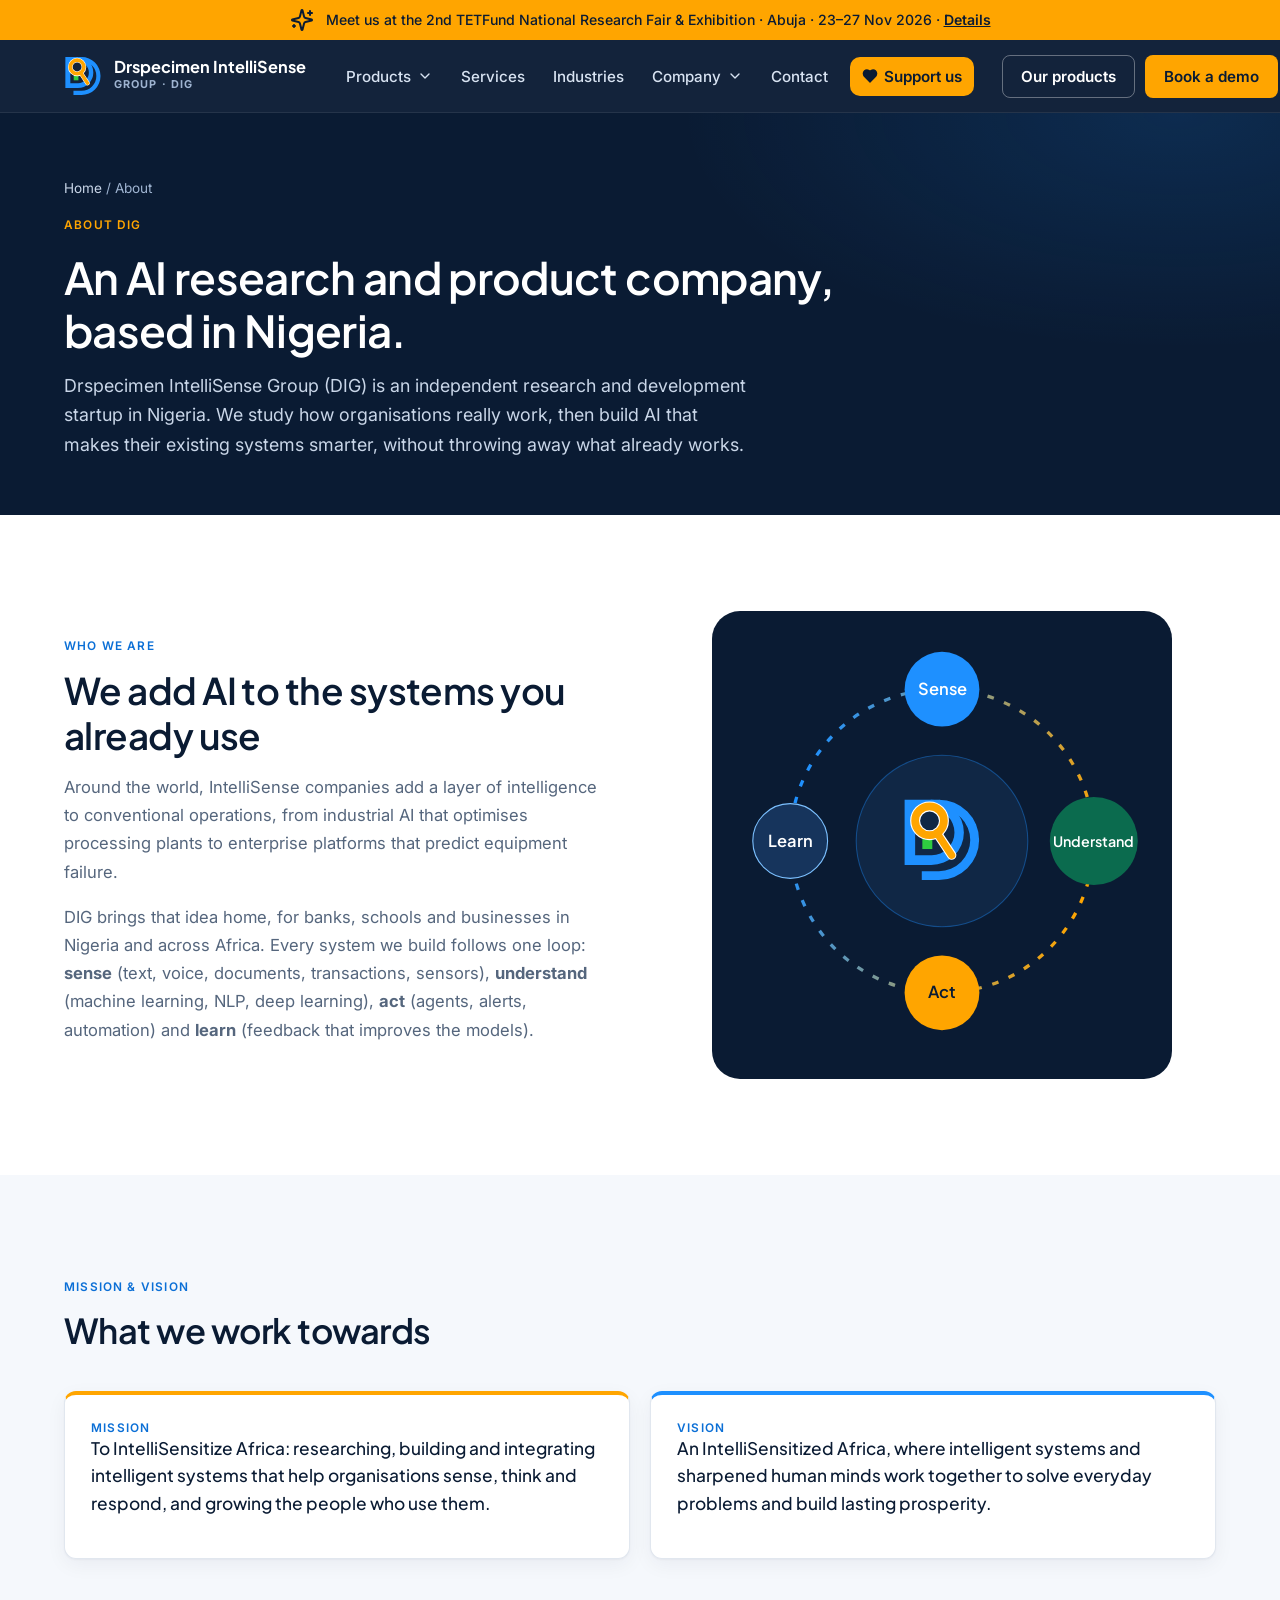
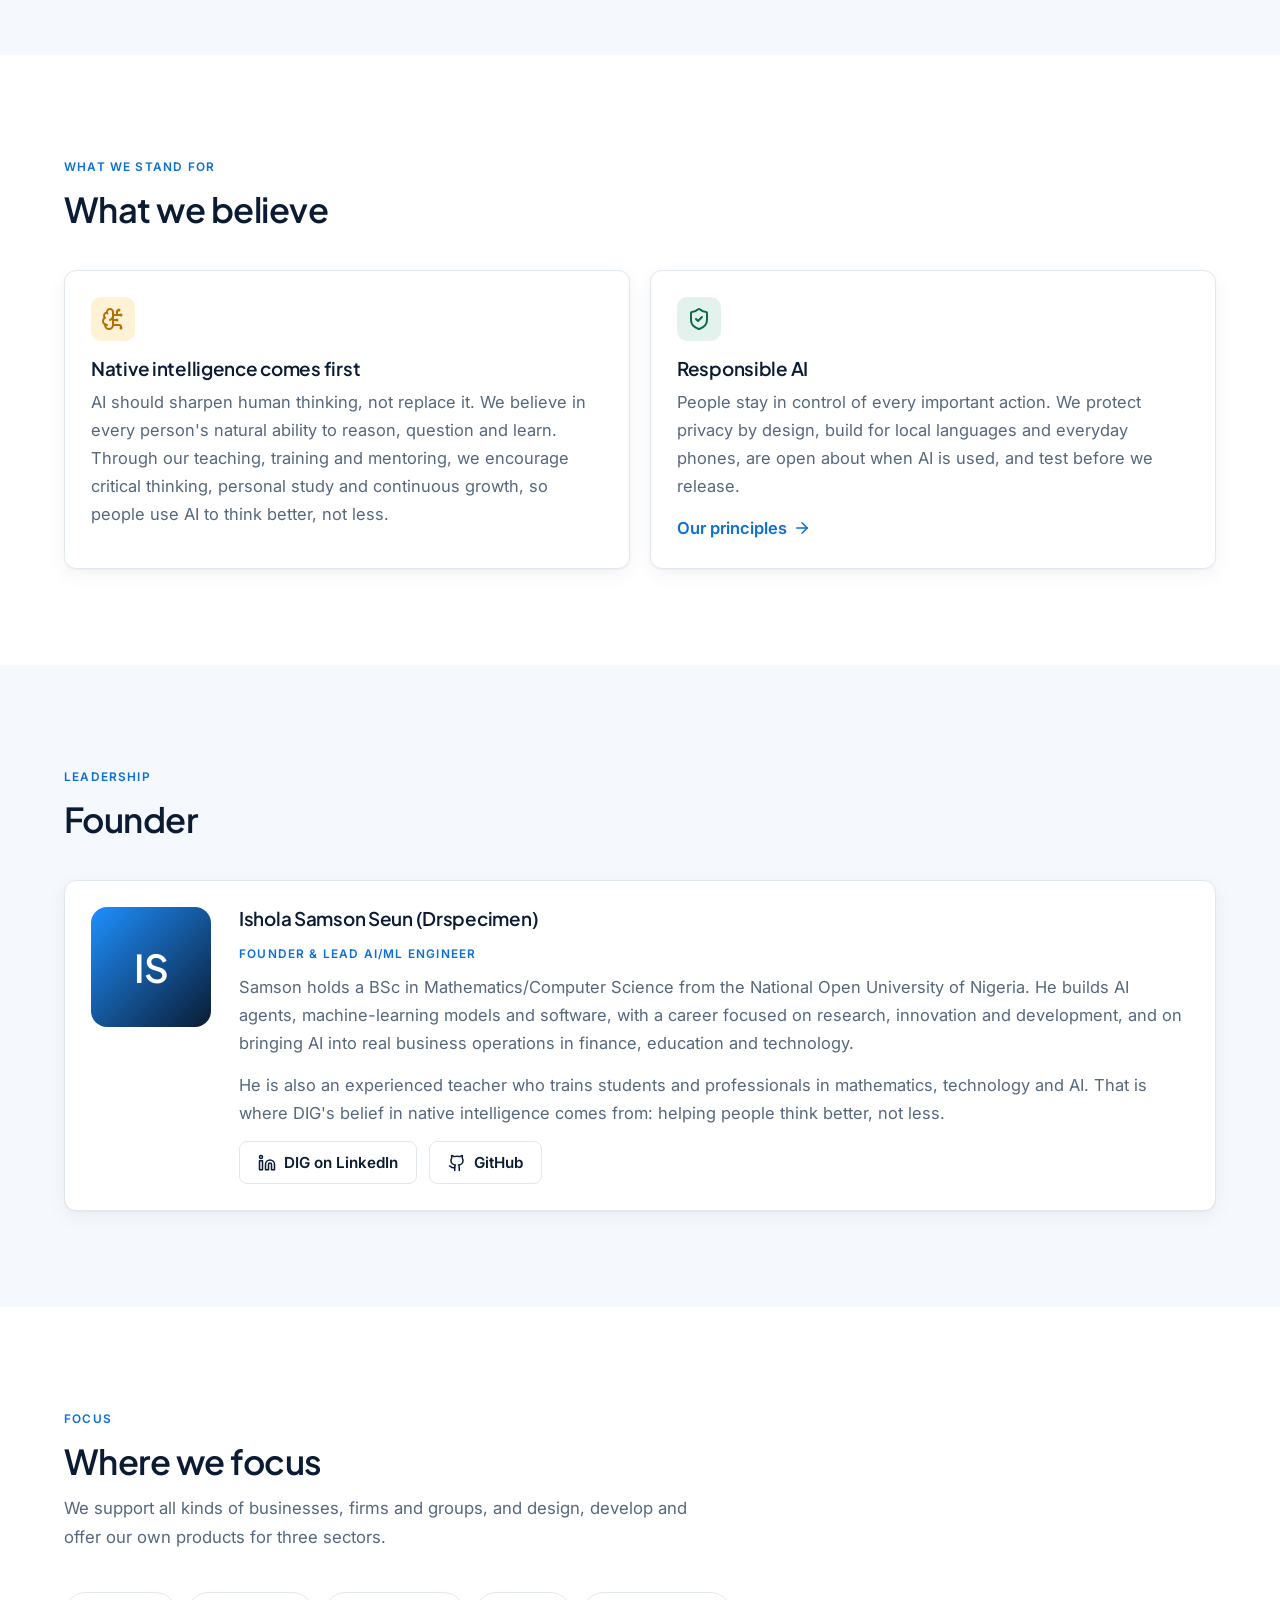
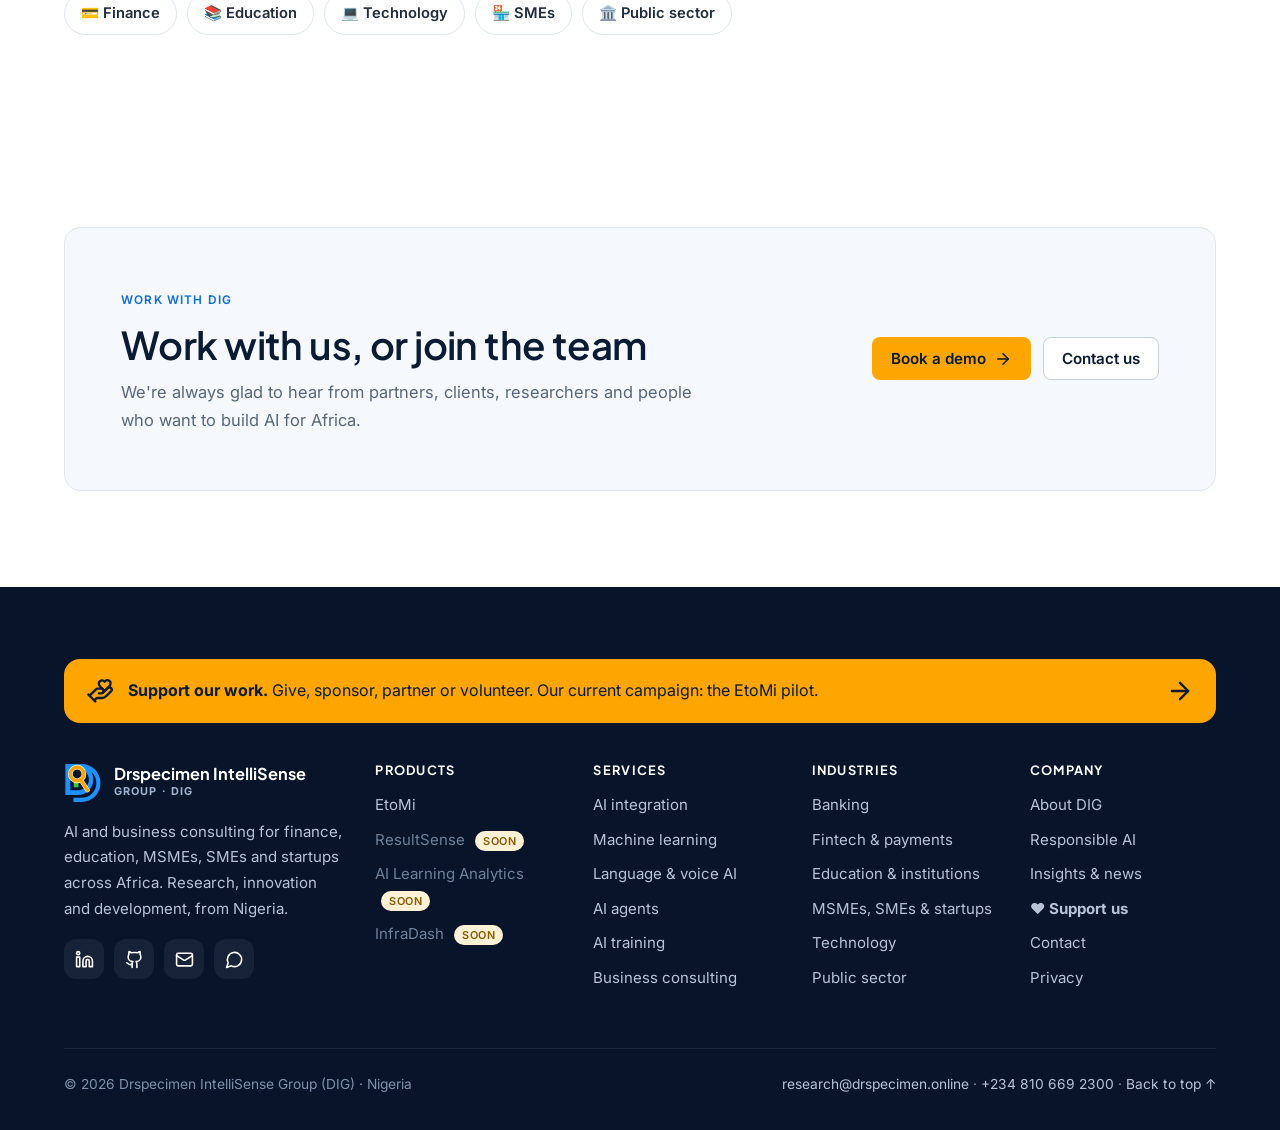
<file: about.html>
<!doctype html>
<html lang="en">
<head>
<meta charset="utf-8">
<meta name="viewport" content="width=device-width, initial-scale=1">
<title>About DIG · Drspecimen IntelliSense Group</title>
<meta name="description" content="Who we are, our mission and vision, what we stand for, and the team behind DIG.">
<link rel="canonical" href="https://drspecimen.online/about">
<meta name="theme-color" content="#0A1B33">
<meta property="og:type" content="website">
<meta property="og:site_name" content="Drspecimen IntelliSense Group">
<meta property="og:title" content="About DIG · Drspecimen IntelliSense Group">
<meta property="og:description" content="Who we are, our mission and vision, what we stand for, and the team behind DIG.">
<meta property="og:url" content="https://drspecimen.online/about">
<meta property="og:image" content="https://drspecimen.online/assets/img/og-image.png">
<meta name="twitter:card" content="summary_large_image">
<link rel="icon" href="assets/img/favicon.svg" type="image/svg+xml">
<link rel="icon" href="assets/img/favicon-32.png" sizes="32x32">
<link rel="apple-touch-icon" href="assets/img/apple-touch-icon.png">
<link rel="manifest" href="site.webmanifest">
<link rel="preconnect" href="https://fonts.googleapis.com">
<link rel="preconnect" href="https://fonts.gstatic.com" crossorigin>
<link href="https://fonts.googleapis.com/css2?family=Inter:wght@400;500;600;700&family=Plus+Jakarta+Sans:wght@500;600;700&display=swap" rel="stylesheet">
<link rel="stylesheet" href="assets/css/site.css?v=9">

</head>
<body>
<a class="skip" href="#main">Skip to content</a>
<div class="strip"><div class="wrap"><svg class="icon" aria-hidden="true" xmlns="http://www.w3.org/2000/svg" viewBox="0 0 24 24" fill="none" stroke="currentColor" stroke-width="2" stroke-linecap="round" stroke-linejoin="round" > <path d="M9.937 15.5A2 2 0 0 0 8.5 14.063l-6.135-1.582a.5.5 0 0 1 0-.962L8.5 9.936A2 2 0 0 0 9.937 8.5l1.582-6.135a.5.5 0 0 1 .963 0L14.063 8.5A2 2 0 0 0 15.5 9.937l6.135 1.581a.5.5 0 0 1 0 .964L15.5 14.063a2 2 0 0 0-1.437 1.437l-1.582 6.135a.5.5 0 0 1-.963 0z" /> <path d="M20 3v4" /> <path d="M22 5h-4" /> <path d="M4 17v2" /> <path d="M5 18H3" /> </svg><span>Meet us at the 2nd TETFund National Research Fair &amp; Exhibition · Abuja · 23–27 Nov 2026 · <a href="insights.html#nrfe-2026">Details</a></span></div></div>
<header class="site-header">
 <div class="wrap">
  <a class="brand" href="index.html" aria-label="Drspecimen IntelliSense Group home"><img src="assets/img/dig-logo.svg" alt="" width="38" height="40"><span><b>Drspecimen IntelliSense</b><small>Group · DIG</small></span></a>
  <a class="mob-support" href="support.html"><svg class="icon" aria-hidden="true" xmlns="http://www.w3.org/2000/svg" viewBox="0 0 24 24" fill="none" stroke="currentColor" stroke-width="2" stroke-linecap="round" stroke-linejoin="round" > <path d="M19 14c1.49-1.46 3-3.21 3-5.5A5.5 5.5 0 0 0 16.5 3c-1.76 0-3 .5-4.5 2-1.5-1.5-2.74-2-4.5-2A5.5 5.5 0 0 0 2 8.5c0 2.3 1.5 4.05 3 5.5l7 7Z" /> </svg> Support</a>
  <button class="burger" aria-label="Open menu" aria-expanded="false"><svg class="icon" aria-hidden="true" xmlns="http://www.w3.org/2000/svg" viewBox="0 0 24 24" fill="none" stroke="currentColor" stroke-width="2" stroke-linecap="round" stroke-linejoin="round" > <line x1="4" x2="20" y1="12" y2="12" /> <line x1="4" x2="20" y1="6" y2="6" /> <line x1="4" x2="20" y1="18" y2="18" /> </svg></button>
  <ul class="nav">
   <li class="has-menu"><button aria-expanded="false" aria-haspopup="true">Products <svg class="icon chev" aria-hidden="true" xmlns="http://www.w3.org/2000/svg" viewBox="0 0 24 24" fill="none" stroke="currentColor" stroke-width="2" stroke-linecap="round" stroke-linejoin="round" > <path d="m6 9 6 6 6-6" /> </svg></button><div class="menu" role="menu" data-products-menu><a href="etomi.html"><span class="mi"><svg class="icon" aria-hidden="true" xmlns="http://www.w3.org/2000/svg" viewBox="0 0 24 24" fill="none" stroke="currentColor" stroke-width="2" stroke-linecap="round" stroke-linejoin="round" > <line x1="3" x2="21" y1="22" y2="22" /> <line x1="6" x2="6" y1="18" y2="11" /> <line x1="10" x2="10" y1="18" y2="11" /> <line x1="14" x2="14" y1="18" y2="11" /> <line x1="18" x2="18" y1="18" y2="11" /> <polygon points="12 2 20 7 4 7" /> </svg></span><span><b>EtoMi<span class="tag live">Live</span></b><span class="d">Consumer-rights AI for bank and payment complaints</span></span></a><div class="soon-item" aria-disabled="true"><span class="mi"><svg class="icon" aria-hidden="true" xmlns="http://www.w3.org/2000/svg" viewBox="0 0 24 24" fill="none" stroke="currentColor" stroke-width="2" stroke-linecap="round" stroke-linejoin="round" > <path d="M14 22v-4a2 2 0 1 0-4 0v4" /> <path d="m18 10 3.447 1.724a1 1 0 0 1 .553.894V20a2 2 0 0 1-2 2H4a2 2 0 0 1-2-2v-7.382a1 1 0 0 1 .553-.894L6 10" /> <path d="M18 5v17" /> <path d="m4 6 7.106-3.553a2 2 0 0 1 1.788 0L20 6" /> <path d="M6 5v17" /> <circle cx="12" cy="9" r="2" /> </svg></span><span><b>ResultSense<span class="tag soon">Coming soon</span></b><span class="d">AI for school results</span></span></div><div class="soon-item" aria-disabled="true"><span class="mi"><svg class="icon" aria-hidden="true" xmlns="http://www.w3.org/2000/svg" viewBox="0 0 24 24" fill="none" stroke="currentColor" stroke-width="2" stroke-linecap="round" stroke-linejoin="round" > <path d="M3 3v16a2 2 0 0 0 2 2h16" /> <path d="m19 9-5 5-4-4-3 3" /> </svg></span><span><b>AI Learning Analytics<span class="tag soon">Coming soon</span></b><span class="d">Student performance prediction</span></span></div><div class="soon-item" aria-disabled="true"><span class="mi"><svg class="icon" aria-hidden="true" xmlns="http://www.w3.org/2000/svg" viewBox="0 0 24 24" fill="none" stroke="currentColor" stroke-width="2" stroke-linecap="round" stroke-linejoin="round" > <rect width="20" height="8" x="2" y="2" rx="2" ry="2" /> <rect width="20" height="8" x="2" y="14" rx="2" ry="2" /> <line x1="6" x2="6.01" y1="6" y2="6" /> <line x1="6" x2="6.01" y1="18" y2="18" /> </svg></span><span><b>InfraDash<span class="tag soon">Coming soon</span></b><span class="d">Infrastructure intelligence</span></span></div></div></li>
   <li><a href="services.html">Services</a></li>
   <li><a href="industries.html">Industries</a></li>
   <li class="has-menu"><button aria-expanded="false" aria-haspopup="true">Company <svg class="icon chev" aria-hidden="true" xmlns="http://www.w3.org/2000/svg" viewBox="0 0 24 24" fill="none" stroke="currentColor" stroke-width="2" stroke-linecap="round" stroke-linejoin="round" > <path d="m6 9 6 6 6-6" /> </svg></button><div class="menu" role="menu">
     <a href="about.html"><span class="mi"><svg class="icon" aria-hidden="true" xmlns="http://www.w3.org/2000/svg" viewBox="0 0 24 24" fill="none" stroke="currentColor" stroke-width="2" stroke-linecap="round" stroke-linejoin="round" > <path d="M16 21v-2a4 4 0 0 0-4-4H6a4 4 0 0 0-4 4v2" /> <circle cx="9" cy="7" r="4" /> <path d="M22 21v-2a4 4 0 0 0-3-3.87" /> <path d="M16 3.13a4 4 0 0 1 0 7.75" /> </svg></span><span><b>About DIG</b><span class="d">Who we are, mission and vision</span></span></a>
     <a href="responsible-ai.html"><span class="mi"><svg class="icon" aria-hidden="true" xmlns="http://www.w3.org/2000/svg" viewBox="0 0 24 24" fill="none" stroke="currentColor" stroke-width="2" stroke-linecap="round" stroke-linejoin="round" > <path d="M20 13c0 5-3.5 7.5-7.66 8.95a1 1 0 0 1-.67-.01C7.5 20.5 4 18 4 13V6a1 1 0 0 1 1-1c2 0 4.5-1.2 6.24-2.72a1.17 1.17 0 0 1 1.52 0C14.51 3.81 17 5 19 5a1 1 0 0 1 1 1z" /> <path d="m9 12 2 2 4-4" /> </svg></span><span><b>Responsible AI</b><span class="d">How we build AI people can trust</span></span></a>
     <a href="insights.html"><span class="mi"><svg class="icon" aria-hidden="true" xmlns="http://www.w3.org/2000/svg" viewBox="0 0 24 24" fill="none" stroke="currentColor" stroke-width="2" stroke-linecap="round" stroke-linejoin="round" > <path d="M12 7v14" /> <path d="M3 18a1 1 0 0 1-1-1V4a1 1 0 0 1 1-1h5a4 4 0 0 1 4 4 4 4 0 0 1 4-4h5a1 1 0 0 1 1 1v13a1 1 0 0 1-1 1h-6a3 3 0 0 0-3 3 3 3 0 0 0-3-3z" /> </svg></span><span><b>Insights &amp; news</b><span class="d">Updates, research and events</span></span></a>
   </div></li>
   <li><a href="contact.html">Contact</a></li>
   <li><a class="nav-support" href="support.html"><svg class="icon" aria-hidden="true" xmlns="http://www.w3.org/2000/svg" viewBox="0 0 24 24" fill="none" stroke="currentColor" stroke-width="2" stroke-linecap="round" stroke-linejoin="round" > <path d="M19 14c1.49-1.46 3-3.21 3-5.5A5.5 5.5 0 0 0 16.5 3c-1.76 0-3 .5-4.5 2-1.5-1.5-2.74-2-4.5-2A5.5 5.5 0 0 0 2 8.5c0 2.3 1.5 4.05 3 5.5l7 7Z" /> </svg> Support us</a></li>
   <li class="mob-only"><a class="btn btn-primary" href="contact.html?topic=demo">Book a demo</a></li>
  </ul>
  <div class="head-cta"><a class="btn btn-ghost" href="index.html#products" data-latest="Latest: ">Our products</a><a class="btn btn-primary" href="contact.html?topic=demo">Book a demo</a></div>
 </div>
</header>
<main id="main"><section class="page-hero" style="padding:0"><div class="wrap"><div class="crumbs"><a href="index.html">Home</a> / About</div>
<div class="eyebrow" style="margin-top:18px">About DIG</div><h1>An AI research and product company, based in Nigeria.</h1><p>Drspecimen IntelliSense Group (DIG) is an independent research and development startup in Nigeria. We study how organisations really work, then build AI that makes their existing systems smarter, without throwing away what already works.</p></div></section>
<section><div class="wrap"><div class="split"><div class="rv"><div class="eyebrow dark">Who we are</div><h2>We add AI to the systems you already use</h2>
 <p>Around the world, IntelliSense companies add a layer of intelligence to conventional operations, from industrial AI that optimises processing plants to enterprise platforms that predict equipment failure.</p>
 <p>DIG brings that idea home, for banks, schools and businesses in Nigeria and across Africa. Every system we build follows one loop: <b>sense</b> (text, voice, documents, transactions, sensors), <b>understand</b> (machine learning, NLP, deep learning), <b>act</b> (agents, alerts, automation) and <b>learn</b> (feedback that improves the models).</p></div><div class="loop rv" style="background:var(--navy);border-radius:28px;padding:10px" aria-hidden="true"><svg viewBox="0 0 400 400">
<defs><linearGradient id="lg" x1="0" x2="1"><stop offset="0" stop-color="#1E90FF"/><stop offset="1" stop-color="#FFA500"/></linearGradient></defs>
<circle cx="200" cy="200" r="138" fill="none" stroke="url(#lg)" stroke-width="3" stroke-dasharray="6 10"><animateTransform attributeName="transform" type="rotate" from="0 200 200" to="360 200 200" dur="40s" repeatCount="indefinite"/></circle>
<circle cx="200" cy="200" r="78" fill="#102745" stroke="#1E90FF" stroke-opacity=".4"/>
<image href="assets/img/dig-logo.svg" x="164" y="160" width="72" height="78"/>
<g font-family="Plus Jakarta Sans, Inter, sans-serif" font-weight="600" font-size="15" fill="#fff" text-anchor="middle">
<g transform="translate(200 62)"><circle r="34" fill="#1E90FF"/><text y="5">Sense</text></g>
<g transform="translate(338 200)"><circle r="40" fill="#0B6B4E"/><text y="5" font-size="13">Understand</text></g>
<g transform="translate(200 338)"><circle r="34" fill="#FFA500"/><text y="5" fill="#0A1B33">Act</text></g>
<g transform="translate(62 200)"><circle r="34" fill="#16345C" stroke="#7CC0FF"/><text y="5">Learn</text></g></g></svg></div></div></div></section>
<section class="soft"><div class="wrap"><div class="sec-head"><div><div class="eyebrow dark">Mission &amp; vision</div><h2>What we work towards</h2></div></div>
<div class="mv"><div class="card rv"><div class="eyebrow dark">Mission</div><p>To IntelliSensitize Africa: researching, building and integrating intelligent systems that help organisations sense, think and respond, and growing the people who use them.</p></div>
<div class="card rv"><div class="eyebrow dark">Vision</div><p>An IntelliSensitized Africa, where intelligent systems and sharpened human minds work together to solve everyday problems and build lasting prosperity.</p></div></div></div></section>
<section><div class="wrap"><div class="sec-head"><div><div class="eyebrow dark">What we stand for</div><h2>What we believe</h2></div></div>
<div class="grid g2">
 <div class="card rv"><div class="ic o"><svg class="icon" aria-hidden="true" xmlns="http://www.w3.org/2000/svg" viewBox="0 0 24 24" fill="none" stroke="currentColor" stroke-width="2" stroke-linecap="round" stroke-linejoin="round" > <path d="M12 5a3 3 0 1 0-5.997.125 4 4 0 0 0-2.526 5.77 4 4 0 0 0 .556 6.588A4 4 0 1 0 12 18Z" /> <path d="M9 13a4.5 4.5 0 0 0 3-4" /> <path d="M6.003 5.125A3 3 0 0 0 6.401 6.5" /> <path d="M3.477 10.896a4 4 0 0 1 .585-.396" /> <path d="M6 18a4 4 0 0 1-1.967-.516" /> <path d="M12 13h4" /> <path d="M12 18h6a2 2 0 0 1 2 2v1" /> <path d="M12 8h8" /> <path d="M16 8V5a2 2 0 0 1 2-2" /> <circle cx="16" cy="13" r=".5" /> <circle cx="18" cy="3" r=".5" /> <circle cx="20" cy="21" r=".5" /> <circle cx="20" cy="8" r=".5" /> </svg></div><h3>Native intelligence comes first</h3><p>AI should sharpen human thinking, not replace it. We believe in every person's natural ability to reason, question and learn. Through our teaching, training and mentoring, we encourage critical thinking, personal study and continuous growth, so people use AI to think better, not less.</p></div>
 <div class="card rv"><div class="ic g"><svg class="icon" aria-hidden="true" xmlns="http://www.w3.org/2000/svg" viewBox="0 0 24 24" fill="none" stroke="currentColor" stroke-width="2" stroke-linecap="round" stroke-linejoin="round" > <path d="M20 13c0 5-3.5 7.5-7.66 8.95a1 1 0 0 1-.67-.01C7.5 20.5 4 18 4 13V6a1 1 0 0 1 1-1c2 0 4.5-1.2 6.24-2.72a1.17 1.17 0 0 1 1.52 0C14.51 3.81 17 5 19 5a1 1 0 0 1 1 1z" /> <path d="m9 12 2 2 4-4" /> </svg></div><h3>Responsible AI</h3><p>People stay in control of every important action. We protect privacy by design, build for local languages and everyday phones, are open about when AI is used, and test before we release.</p><a class="link" href="responsible-ai.html">Our principles <svg class="icon" aria-hidden="true" xmlns="http://www.w3.org/2000/svg" viewBox="0 0 24 24" fill="none" stroke="currentColor" stroke-width="2" stroke-linecap="round" stroke-linejoin="round" > <path d="M5 12h14" /> <path d="m12 5 7 7-7 7" /> </svg></a></div>
</div></div></section>
<section class="soft"><div class="wrap"><div class="sec-head"><div><div class="eyebrow dark">Leadership</div><h2>Founder</h2></div></div>
<div class="card rv founder"><div class="avatar">IS</div><div><h3 style="margin-top:0">Ishola Samson Seun (Drspecimen)</h3><div class="eyebrow dark" style="margin:4px 0 12px">Founder &amp; Lead AI/ML Engineer</div>
<p>Samson holds a BSc in Mathematics/Computer Science from the National Open University of Nigeria. He builds AI agents, machine-learning models and software, with a career focused on research, innovation and development, and on bringing AI into real business operations in finance, education and technology.</p>
<p>He is also an experienced teacher who trains students and professionals in mathematics, technology and AI. That is where DIG's belief in native intelligence comes from: helping people think better, not less.</p>
<div style="display:flex;gap:12px;flex-wrap:wrap"><a class="btn btn-line" href="https://www.linkedin.com/company/drspecimen"><svg class="icon" aria-hidden="true" xmlns="http://www.w3.org/2000/svg" viewBox="0 0 24 24" fill="none" stroke="currentColor" stroke-width="2" stroke-linecap="round" stroke-linejoin="round" > <path d="M16 8a6 6 0 0 1 6 6v7h-4v-7a2 2 0 0 0-2-2 2 2 0 0 0-2 2v7h-4v-7a6 6 0 0 1 6-6z" /> <rect width="4" height="12" x="2" y="9" /> <circle cx="4" cy="4" r="2" /> </svg>DIG on LinkedIn</a><a class="btn btn-line" href="https://github.com/drspecimen"><svg class="icon" aria-hidden="true" xmlns="http://www.w3.org/2000/svg" viewBox="0 0 24 24" fill="none" stroke="currentColor" stroke-width="2" stroke-linecap="round" stroke-linejoin="round" > <path d="M15 22v-4a4.8 4.8 0 0 0-1-3.5c3 0 6-2 6-5.5.08-1.25-.27-2.48-1-3.5.28-1.15.28-2.35 0-3.5 0 0-1 0-3 1.5-2.64-.5-5.36-.5-8 0C6 2 5 2 5 2c-.3 1.15-.3 2.35 0 3.5A5.403 5.403 0 0 0 4 9c0 3.5 3 5.5 6 5.5-.39.49-.68 1.05-.85 1.65-.17.6-.22 1.23-.15 1.85v4" /> <path d="M9 18c-4.51 2-5-2-7-2" /> </svg>GitHub</a></div></div></div></div></section>
<section><div class="wrap"><div class="sec-head"><div><div class="eyebrow dark">Focus</div><h2>Where we focus</h2><p>We support all kinds of businesses, firms and groups, and design, develop and offer our own products for three sectors.</p></div></div>
<div class="chips rv"><span class="chip">💳 Finance</span><span class="chip">📚 Education</span><span class="chip">💻 Technology</span><span class="chip">🏪 SMEs</span><span class="chip">🏛️ Public sector</span></div></div></section>
<section><div class="wrap"><div class="cta-band rv"><div><div class="eyebrow">Work with DIG</div><h2>Work with us, or join the team</h2><p>We're always glad to hear from partners, clients, researchers and people who want to build AI for Africa.</p></div>
<div class="ctas"><a class="btn btn-primary" href="contact.html?topic=demo">Book a demo <svg class="icon" aria-hidden="true" xmlns="http://www.w3.org/2000/svg" viewBox="0 0 24 24" fill="none" stroke="currentColor" stroke-width="2" stroke-linecap="round" stroke-linejoin="round" > <path d="M5 12h14" /> <path d="m12 5 7 7-7 7" /> </svg></a><a class="btn btn-ghost" href="contact.html">Contact us</a></div></div></div></section></main>
<footer class="site-footer">
 <div class="wrap">
  <a class="f-support" href="support.html"><svg class="icon" aria-hidden="true" xmlns="http://www.w3.org/2000/svg" viewBox="0 0 24 24" fill="none" stroke="currentColor" stroke-width="2" stroke-linecap="round" stroke-linejoin="round" > <path d="M11 14h2a2 2 0 1 0 0-4h-3c-.6 0-1.1.2-1.4.6L3 16" /> <path d="m7 20 1.6-1.4c.3-.4.8-.6 1.4-.6h4c1.1 0 2.1-.4 2.8-1.2l4.6-4.4a2 2 0 0 0-2.75-2.91l-4.2 3.9" /> <path d="m2 15 6 6" /> <path d="M19.5 8.5c.7-.7 1.5-1.6 1.5-2.7A2.73 2.73 0 0 0 16 4a2.78 2.78 0 0 0-5 1.8c0 1.2.8 2 1.5 2.8L16 12Z" /> </svg><span><b>Support our work.</b> Give, sponsor, partner or volunteer. Our current campaign: the EtoMi pilot.</span><svg class="icon" aria-hidden="true" xmlns="http://www.w3.org/2000/svg" viewBox="0 0 24 24" fill="none" stroke="currentColor" stroke-width="2" stroke-linecap="round" stroke-linejoin="round" > <path d="M5 12h14" /> <path d="m12 5 7 7-7 7" /> </svg></a>
  <div class="f-top">
   <div class="f-brand">
    <a class="brand" href="index.html"><img src="assets/img/dig-logo.svg" alt="" width="38" height="40"><span><b style="color:#fff">Drspecimen IntelliSense</b><small>Group · DIG</small></span></a>
    <p>AI and business consulting for finance, education, MSMEs, SMEs and startups across Africa. Research, innovation and development, from Nigeria.</p>
    <div class="social">
     <a href="https://www.linkedin.com/company/drspecimen" aria-label="DIG on LinkedIn" rel="noopener"><svg class="icon" aria-hidden="true" xmlns="http://www.w3.org/2000/svg" viewBox="0 0 24 24" fill="none" stroke="currentColor" stroke-width="2" stroke-linecap="round" stroke-linejoin="round" > <path d="M16 8a6 6 0 0 1 6 6v7h-4v-7a2 2 0 0 0-2-2 2 2 0 0 0-2 2v7h-4v-7a6 6 0 0 1 6-6z" /> <rect width="4" height="12" x="2" y="9" /> <circle cx="4" cy="4" r="2" /> </svg></a>
     <a href="https://github.com/drspecimen" aria-label="DIG on GitHub" rel="noopener"><svg class="icon" aria-hidden="true" xmlns="http://www.w3.org/2000/svg" viewBox="0 0 24 24" fill="none" stroke="currentColor" stroke-width="2" stroke-linecap="round" stroke-linejoin="round" > <path d="M15 22v-4a4.8 4.8 0 0 0-1-3.5c3 0 6-2 6-5.5.08-1.25-.27-2.48-1-3.5.28-1.15.28-2.35 0-3.5 0 0-1 0-3 1.5-2.64-.5-5.36-.5-8 0C6 2 5 2 5 2c-.3 1.15-.3 2.35 0 3.5A5.403 5.403 0 0 0 4 9c0 3.5 3 5.5 6 5.5-.39.49-.68 1.05-.85 1.65-.17.6-.22 1.23-.15 1.85v4" /> <path d="M9 18c-4.51 2-5-2-7-2" /> </svg></a>
     <a href="mailto:research@drspecimen.online" aria-label="Email DIG"><svg class="icon" aria-hidden="true" xmlns="http://www.w3.org/2000/svg" viewBox="0 0 24 24" fill="none" stroke="currentColor" stroke-width="2" stroke-linecap="round" stroke-linejoin="round" > <rect width="20" height="16" x="2" y="4" rx="2" /> <path d="m22 7-8.97 5.7a1.94 1.94 0 0 1-2.06 0L2 7" /> </svg></a>
     <a href="https://wa.me/2348106692300" aria-label="WhatsApp DIG" rel="noopener"><svg class="icon" aria-hidden="true" xmlns="http://www.w3.org/2000/svg" viewBox="0 0 24 24" fill="none" stroke="currentColor" stroke-width="2" stroke-linecap="round" stroke-linejoin="round" > <path d="M7.9 20A9 9 0 1 0 4 16.1L2 22Z" /> </svg></a>
    </div>
   </div>
   <div class="f-col"><h4>Products</h4><ul><li><a href="etomi.html">EtoMi</a></li><li class="muted">ResultSense <span class="tag soon">Soon</span></li><li class="muted">AI Learning Analytics <span class="tag soon">Soon</span></li><li class="muted">InfraDash <span class="tag soon">Soon</span></li></ul></div>
   <div class="f-col"><h4>Services</h4><ul>
    <li><a href="services.html#ai-integration">AI integration</a></li><li><a href="services.html#machine-learning-predictive-analytics">Machine learning</a></li>
    <li><a href="services.html#language-voice-ai">Language &amp; voice AI</a></li><li><a href="services.html#ai-agents-automation">AI agents</a></li>
    <li><a href="services.html#ai-training-capacity-building">AI training</a></li><li><a href="services.html#consulting">Business consulting</a></li></ul></div>
   <div class="f-col"><h4>Industries</h4><ul>
    <li><a href="industries.html#banking">Banking</a></li><li><a href="industries.html#fintech-payments">Fintech &amp; payments</a></li>
    <li><a href="industries.html#education-institutions">Education &amp; institutions</a></li><li><a href="industries.html#msmes-smes-startups">MSMEs, SMEs &amp; startups</a></li>
    <li><a href="industries.html#technology-infrastructure">Technology</a></li><li><a href="industries.html#public-sector-ngos">Public sector</a></li></ul></div>
   <div class="f-col"><h4>Company</h4><ul>
    <li><a href="about.html">About DIG</a></li><li><a href="responsible-ai.html">Responsible AI</a></li>
    <li><a href="insights.html">Insights &amp; news</a></li><li><a href="support.html"><b>❤ Support us</b></a></li><li><a href="contact.html">Contact</a></li><li><a href="privacy.html">Privacy</a></li></ul></div>
  </div>
  <div class="f-bot"><span>© <span data-year>2026</span> Drspecimen IntelliSense Group (DIG) · Nigeria</span>
   <span><a href="mailto:research@drspecimen.online">research@drspecimen.online</a> · <a href="https://wa.me/2348106692300">+234 810 669 2300</a> · <a href="#main">Back to top ↑</a></span></div>
 </div>
</footer>
<script src="assets/js/site.js?v=9" defer></script>
<script src="assets/js/products.js?v=9" defer></script>
<script src="https://admin.drspecimen.online/give.js" defer></script>
</body></html>
</file>
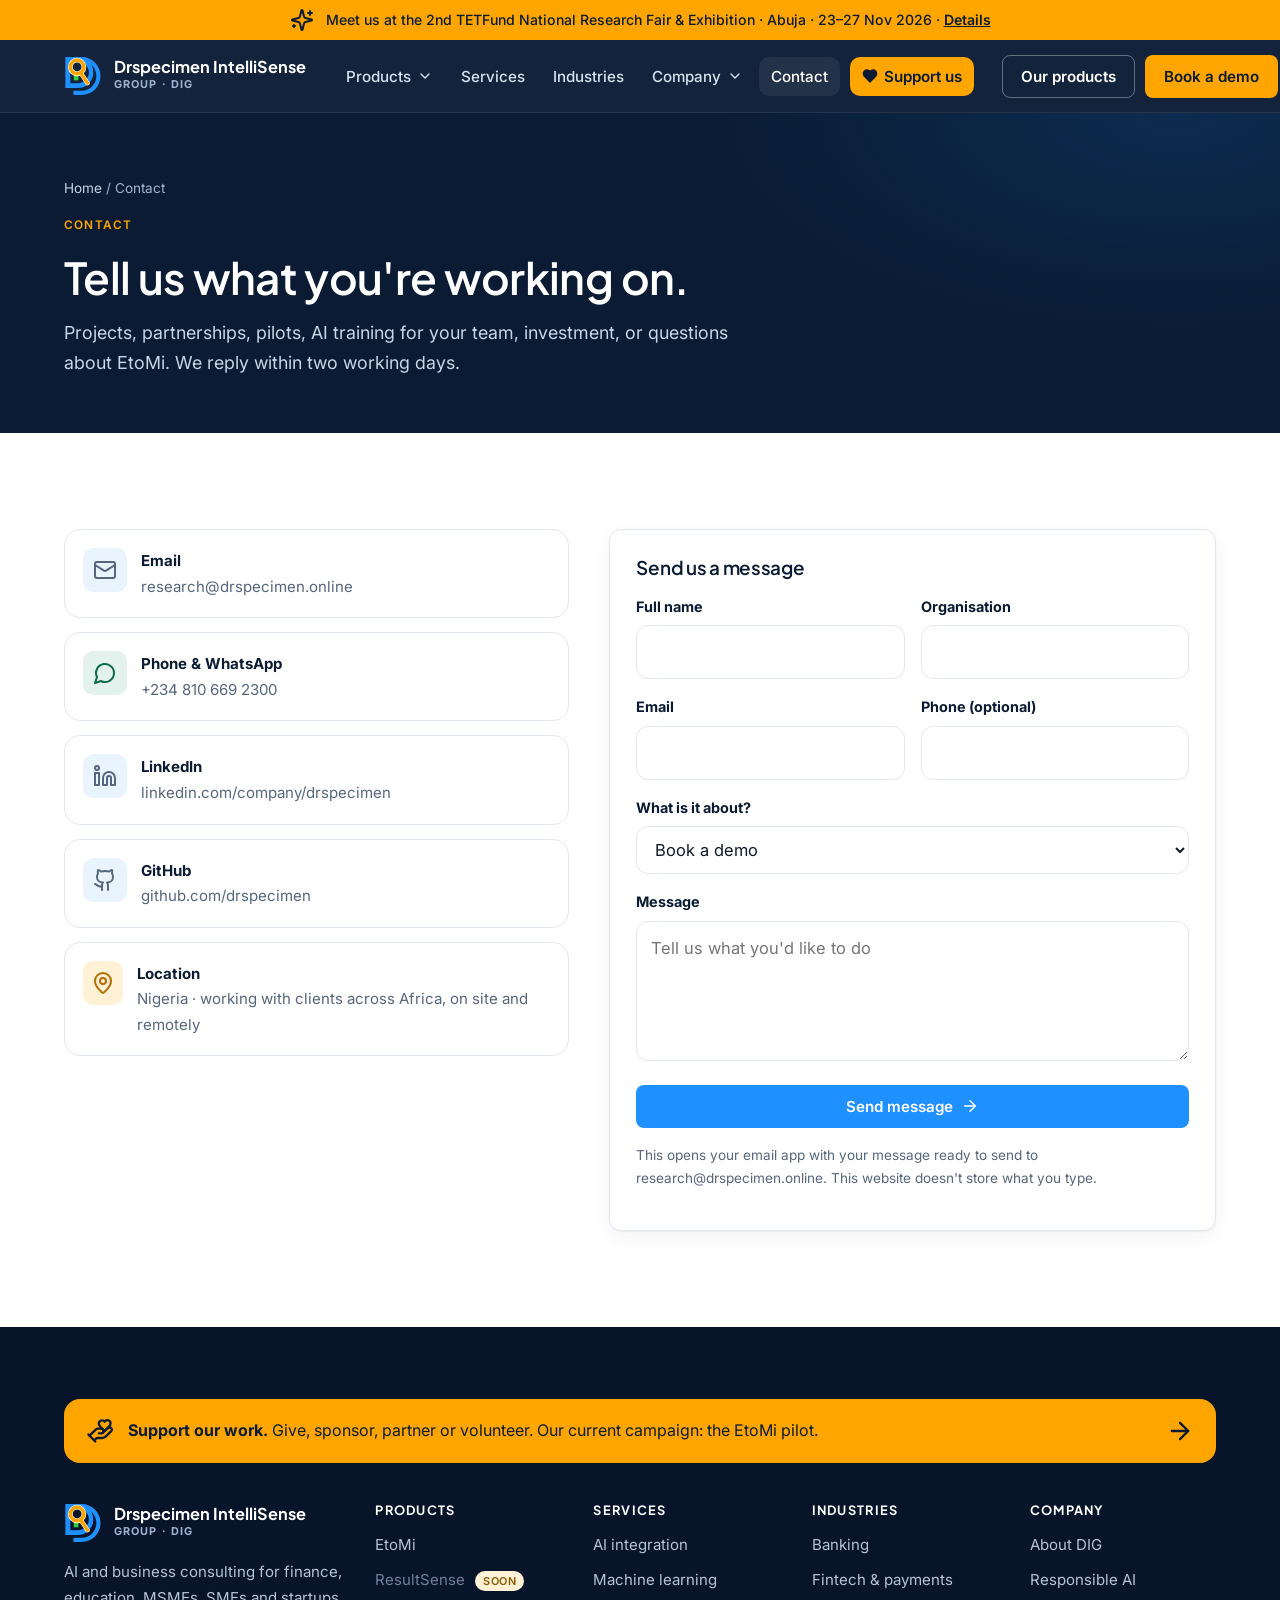
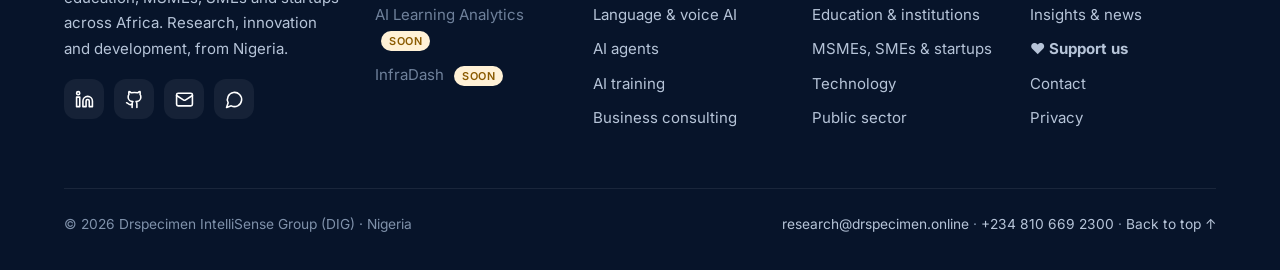
<file: contact.html>
<!doctype html>
<html lang="en">
<head>
<meta charset="utf-8">
<meta name="viewport" content="width=device-width, initial-scale=1">
<title>Contact DIG · Drspecimen IntelliSense Group</title>
<meta name="description" content="Contact DIG for AI projects, EtoMi pilots, partnerships, AI training and investment.">
<link rel="canonical" href="https://drspecimen.online/contact">
<meta name="theme-color" content="#0A1B33">
<meta property="og:type" content="website">
<meta property="og:site_name" content="Drspecimen IntelliSense Group">
<meta property="og:title" content="Contact DIG · Drspecimen IntelliSense Group">
<meta property="og:description" content="Contact DIG for AI projects, EtoMi pilots, partnerships, AI training and investment.">
<meta property="og:url" content="https://drspecimen.online/contact">
<meta property="og:image" content="https://drspecimen.online/assets/img/og-image.png">
<meta name="twitter:card" content="summary_large_image">
<link rel="icon" href="assets/img/favicon.svg" type="image/svg+xml">
<link rel="icon" href="assets/img/favicon-32.png" sizes="32x32">
<link rel="apple-touch-icon" href="assets/img/apple-touch-icon.png">
<link rel="manifest" href="site.webmanifest">
<link rel="preconnect" href="https://fonts.googleapis.com">
<link rel="preconnect" href="https://fonts.gstatic.com" crossorigin>
<link href="https://fonts.googleapis.com/css2?family=Inter:wght@400;500;600;700&family=Plus+Jakarta+Sans:wght@500;600;700&display=swap" rel="stylesheet">
<link rel="stylesheet" href="assets/css/site.css?v=9">

</head>
<body>
<a class="skip" href="#main">Skip to content</a>
<div class="strip"><div class="wrap"><svg class="icon" aria-hidden="true" xmlns="http://www.w3.org/2000/svg" viewBox="0 0 24 24" fill="none" stroke="currentColor" stroke-width="2" stroke-linecap="round" stroke-linejoin="round" > <path d="M9.937 15.5A2 2 0 0 0 8.5 14.063l-6.135-1.582a.5.5 0 0 1 0-.962L8.5 9.936A2 2 0 0 0 9.937 8.5l1.582-6.135a.5.5 0 0 1 .963 0L14.063 8.5A2 2 0 0 0 15.5 9.937l6.135 1.581a.5.5 0 0 1 0 .964L15.5 14.063a2 2 0 0 0-1.437 1.437l-1.582 6.135a.5.5 0 0 1-.963 0z" /> <path d="M20 3v4" /> <path d="M22 5h-4" /> <path d="M4 17v2" /> <path d="M5 18H3" /> </svg><span>Meet us at the 2nd TETFund National Research Fair &amp; Exhibition · Abuja · 23–27 Nov 2026 · <a href="insights.html#nrfe-2026">Details</a></span></div></div>
<header class="site-header">
 <div class="wrap">
  <a class="brand" href="index.html" aria-label="Drspecimen IntelliSense Group home"><img src="assets/img/dig-logo.svg" alt="" width="38" height="40"><span><b>Drspecimen IntelliSense</b><small>Group · DIG</small></span></a>
  <a class="mob-support" href="support.html"><svg class="icon" aria-hidden="true" xmlns="http://www.w3.org/2000/svg" viewBox="0 0 24 24" fill="none" stroke="currentColor" stroke-width="2" stroke-linecap="round" stroke-linejoin="round" > <path d="M19 14c1.49-1.46 3-3.21 3-5.5A5.5 5.5 0 0 0 16.5 3c-1.76 0-3 .5-4.5 2-1.5-1.5-2.74-2-4.5-2A5.5 5.5 0 0 0 2 8.5c0 2.3 1.5 4.05 3 5.5l7 7Z" /> </svg> Support</a>
  <button class="burger" aria-label="Open menu" aria-expanded="false"><svg class="icon" aria-hidden="true" xmlns="http://www.w3.org/2000/svg" viewBox="0 0 24 24" fill="none" stroke="currentColor" stroke-width="2" stroke-linecap="round" stroke-linejoin="round" > <line x1="4" x2="20" y1="12" y2="12" /> <line x1="4" x2="20" y1="6" y2="6" /> <line x1="4" x2="20" y1="18" y2="18" /> </svg></button>
  <ul class="nav">
   <li class="has-menu"><button aria-expanded="false" aria-haspopup="true">Products <svg class="icon chev" aria-hidden="true" xmlns="http://www.w3.org/2000/svg" viewBox="0 0 24 24" fill="none" stroke="currentColor" stroke-width="2" stroke-linecap="round" stroke-linejoin="round" > <path d="m6 9 6 6 6-6" /> </svg></button><div class="menu" role="menu" data-products-menu><a href="etomi.html"><span class="mi"><svg class="icon" aria-hidden="true" xmlns="http://www.w3.org/2000/svg" viewBox="0 0 24 24" fill="none" stroke="currentColor" stroke-width="2" stroke-linecap="round" stroke-linejoin="round" > <line x1="3" x2="21" y1="22" y2="22" /> <line x1="6" x2="6" y1="18" y2="11" /> <line x1="10" x2="10" y1="18" y2="11" /> <line x1="14" x2="14" y1="18" y2="11" /> <line x1="18" x2="18" y1="18" y2="11" /> <polygon points="12 2 20 7 4 7" /> </svg></span><span><b>EtoMi<span class="tag live">Live</span></b><span class="d">Consumer-rights AI for bank and payment complaints</span></span></a><div class="soon-item" aria-disabled="true"><span class="mi"><svg class="icon" aria-hidden="true" xmlns="http://www.w3.org/2000/svg" viewBox="0 0 24 24" fill="none" stroke="currentColor" stroke-width="2" stroke-linecap="round" stroke-linejoin="round" > <path d="M14 22v-4a2 2 0 1 0-4 0v4" /> <path d="m18 10 3.447 1.724a1 1 0 0 1 .553.894V20a2 2 0 0 1-2 2H4a2 2 0 0 1-2-2v-7.382a1 1 0 0 1 .553-.894L6 10" /> <path d="M18 5v17" /> <path d="m4 6 7.106-3.553a2 2 0 0 1 1.788 0L20 6" /> <path d="M6 5v17" /> <circle cx="12" cy="9" r="2" /> </svg></span><span><b>ResultSense<span class="tag soon">Coming soon</span></b><span class="d">AI for school results</span></span></div><div class="soon-item" aria-disabled="true"><span class="mi"><svg class="icon" aria-hidden="true" xmlns="http://www.w3.org/2000/svg" viewBox="0 0 24 24" fill="none" stroke="currentColor" stroke-width="2" stroke-linecap="round" stroke-linejoin="round" > <path d="M3 3v16a2 2 0 0 0 2 2h16" /> <path d="m19 9-5 5-4-4-3 3" /> </svg></span><span><b>AI Learning Analytics<span class="tag soon">Coming soon</span></b><span class="d">Student performance prediction</span></span></div><div class="soon-item" aria-disabled="true"><span class="mi"><svg class="icon" aria-hidden="true" xmlns="http://www.w3.org/2000/svg" viewBox="0 0 24 24" fill="none" stroke="currentColor" stroke-width="2" stroke-linecap="round" stroke-linejoin="round" > <rect width="20" height="8" x="2" y="2" rx="2" ry="2" /> <rect width="20" height="8" x="2" y="14" rx="2" ry="2" /> <line x1="6" x2="6.01" y1="6" y2="6" /> <line x1="6" x2="6.01" y1="18" y2="18" /> </svg></span><span><b>InfraDash<span class="tag soon">Coming soon</span></b><span class="d">Infrastructure intelligence</span></span></div></div></li>
   <li><a href="services.html">Services</a></li>
   <li><a href="industries.html">Industries</a></li>
   <li class="has-menu"><button aria-expanded="false" aria-haspopup="true">Company <svg class="icon chev" aria-hidden="true" xmlns="http://www.w3.org/2000/svg" viewBox="0 0 24 24" fill="none" stroke="currentColor" stroke-width="2" stroke-linecap="round" stroke-linejoin="round" > <path d="m6 9 6 6 6-6" /> </svg></button><div class="menu" role="menu">
     <a href="about.html"><span class="mi"><svg class="icon" aria-hidden="true" xmlns="http://www.w3.org/2000/svg" viewBox="0 0 24 24" fill="none" stroke="currentColor" stroke-width="2" stroke-linecap="round" stroke-linejoin="round" > <path d="M16 21v-2a4 4 0 0 0-4-4H6a4 4 0 0 0-4 4v2" /> <circle cx="9" cy="7" r="4" /> <path d="M22 21v-2a4 4 0 0 0-3-3.87" /> <path d="M16 3.13a4 4 0 0 1 0 7.75" /> </svg></span><span><b>About DIG</b><span class="d">Who we are, mission and vision</span></span></a>
     <a href="responsible-ai.html"><span class="mi"><svg class="icon" aria-hidden="true" xmlns="http://www.w3.org/2000/svg" viewBox="0 0 24 24" fill="none" stroke="currentColor" stroke-width="2" stroke-linecap="round" stroke-linejoin="round" > <path d="M20 13c0 5-3.5 7.5-7.66 8.95a1 1 0 0 1-.67-.01C7.5 20.5 4 18 4 13V6a1 1 0 0 1 1-1c2 0 4.5-1.2 6.24-2.72a1.17 1.17 0 0 1 1.52 0C14.51 3.81 17 5 19 5a1 1 0 0 1 1 1z" /> <path d="m9 12 2 2 4-4" /> </svg></span><span><b>Responsible AI</b><span class="d">How we build AI people can trust</span></span></a>
     <a href="insights.html"><span class="mi"><svg class="icon" aria-hidden="true" xmlns="http://www.w3.org/2000/svg" viewBox="0 0 24 24" fill="none" stroke="currentColor" stroke-width="2" stroke-linecap="round" stroke-linejoin="round" > <path d="M12 7v14" /> <path d="M3 18a1 1 0 0 1-1-1V4a1 1 0 0 1 1-1h5a4 4 0 0 1 4 4 4 4 0 0 1 4-4h5a1 1 0 0 1 1 1v13a1 1 0 0 1-1 1h-6a3 3 0 0 0-3 3 3 3 0 0 0-3-3z" /> </svg></span><span><b>Insights &amp; news</b><span class="d">Updates, research and events</span></span></a>
   </div></li>
   <li><a href="contact.html" aria-current="page">Contact</a></li>
   <li><a class="nav-support" href="support.html"><svg class="icon" aria-hidden="true" xmlns="http://www.w3.org/2000/svg" viewBox="0 0 24 24" fill="none" stroke="currentColor" stroke-width="2" stroke-linecap="round" stroke-linejoin="round" > <path d="M19 14c1.49-1.46 3-3.21 3-5.5A5.5 5.5 0 0 0 16.5 3c-1.76 0-3 .5-4.5 2-1.5-1.5-2.74-2-4.5-2A5.5 5.5 0 0 0 2 8.5c0 2.3 1.5 4.05 3 5.5l7 7Z" /> </svg> Support us</a></li>
   <li class="mob-only"><a class="btn btn-primary" href="contact.html?topic=demo">Book a demo</a></li>
  </ul>
  <div class="head-cta"><a class="btn btn-ghost" href="index.html#products" data-latest="Latest: ">Our products</a><a class="btn btn-primary" href="contact.html?topic=demo">Book a demo</a></div>
 </div>
</header>
<main id="main"><section class="page-hero" style="padding:0"><div class="wrap"><div class="crumbs"><a href="index.html">Home</a> / Contact</div>
<div class="eyebrow" style="margin-top:18px">Contact</div><h1>Tell us what you're working on.</h1><p>Projects, partnerships, pilots, AI training for your team, investment, or questions about EtoMi. We reply within two working days.</p></div></section>
<section><div class="wrap"><div class="contact-grid">
 <div class="cinfo rv">
  <a class="cline" href="mailto:research@drspecimen.online"><span class="ic"><svg class="icon" aria-hidden="true" xmlns="http://www.w3.org/2000/svg" viewBox="0 0 24 24" fill="none" stroke="currentColor" stroke-width="2" stroke-linecap="round" stroke-linejoin="round" > <rect width="20" height="16" x="2" y="4" rx="2" /> <path d="m22 7-8.97 5.7a1.94 1.94 0 0 1-2.06 0L2 7" /> </svg></span><span><b>Email</b><span>research@drspecimen.online</span></span></a>
  <a class="cline" href="https://wa.me/2348106692300"><span class="ic g"><svg class="icon" aria-hidden="true" xmlns="http://www.w3.org/2000/svg" viewBox="0 0 24 24" fill="none" stroke="currentColor" stroke-width="2" stroke-linecap="round" stroke-linejoin="round" > <path d="M7.9 20A9 9 0 1 0 4 16.1L2 22Z" /> </svg></span><span><b>Phone &amp; WhatsApp</b><span>+234 810 669 2300</span></span></a>
  <a class="cline" href="https://www.linkedin.com/company/drspecimen"><span class="ic"><svg class="icon" aria-hidden="true" xmlns="http://www.w3.org/2000/svg" viewBox="0 0 24 24" fill="none" stroke="currentColor" stroke-width="2" stroke-linecap="round" stroke-linejoin="round" > <path d="M16 8a6 6 0 0 1 6 6v7h-4v-7a2 2 0 0 0-2-2 2 2 0 0 0-2 2v7h-4v-7a6 6 0 0 1 6-6z" /> <rect width="4" height="12" x="2" y="9" /> <circle cx="4" cy="4" r="2" /> </svg></span><span><b>LinkedIn</b><span>linkedin.com/company/drspecimen</span></span></a>
  <a class="cline" href="https://github.com/drspecimen"><span class="ic"><svg class="icon" aria-hidden="true" xmlns="http://www.w3.org/2000/svg" viewBox="0 0 24 24" fill="none" stroke="currentColor" stroke-width="2" stroke-linecap="round" stroke-linejoin="round" > <path d="M15 22v-4a4.8 4.8 0 0 0-1-3.5c3 0 6-2 6-5.5.08-1.25-.27-2.48-1-3.5.28-1.15.28-2.35 0-3.5 0 0-1 0-3 1.5-2.64-.5-5.36-.5-8 0C6 2 5 2 5 2c-.3 1.15-.3 2.35 0 3.5A5.403 5.403 0 0 0 4 9c0 3.5 3 5.5 6 5.5-.39.49-.68 1.05-.85 1.65-.17.6-.22 1.23-.15 1.85v4" /> <path d="M9 18c-4.51 2-5-2-7-2" /> </svg></span><span><b>GitHub</b><span>github.com/drspecimen</span></span></a>
  <div class="cline"><span class="ic o"><svg class="icon" aria-hidden="true" xmlns="http://www.w3.org/2000/svg" viewBox="0 0 24 24" fill="none" stroke="currentColor" stroke-width="2" stroke-linecap="round" stroke-linejoin="round" > <path d="M20 10c0 4.993-5.539 10.193-7.399 11.799a1 1 0 0 1-1.202 0C9.539 20.193 4 14.993 4 10a8 8 0 0 1 16 0" /> <circle cx="12" cy="10" r="3" /> </svg></span><span><b>Location</b><span>Nigeria · working with clients across Africa, on site and remotely</span></span></div>
 </div>
 <form class="card rv" id="contact-form" novalidate>
  <h3 style="margin:0">Send us a message</h3>
  <div class="row2"><div><label for="name">Full name</label><input id="name" name="name" required autocomplete="name"></div>
   <div><label for="org">Organisation</label><input id="org" name="org" autocomplete="organization"></div></div>
  <div class="row2"><div><label for="email">Email</label><input id="email" name="email" type="email" required autocomplete="email"></div>
   <div><label for="phone">Phone (optional)</label><input id="phone" name="phone" type="tel" autocomplete="tel"></div></div>
  <div><label for="topic">What is it about?</label><select id="topic" name="topic">
   <option value="demo">Book a demo</option><option value="etomi">EtoMi pilot or partnership</option><option value="project">AI project for my organisation</option><option value="consulting">Business consulting (market research, business analysis, business model)</option>
   <option value="training">AI training for my team</option><option value="sponsor">Sponsor EtoMi (free access for a community)</option><option value="partnership">Partnership or collaboration</option><option value="research">Research collaboration</option><option value="investment">Investment</option><option value="volunteer">Volunteer (translate, test, ambassador)</option><option value="inkind">In-kind support (credits, devices, space)</option><option value="other">Something else</option></select></div>
  <div><label for="message">Message</label><textarea id="message" name="message" required placeholder="Tell us what you'd like to do"></textarea></div>
  <button class="btn btn-blue" type="submit">Send message <svg class="icon" aria-hidden="true" xmlns="http://www.w3.org/2000/svg" viewBox="0 0 24 24" fill="none" stroke="currentColor" stroke-width="2" stroke-linecap="round" stroke-linejoin="round" > <path d="M5 12h14" /> <path d="m12 5 7 7-7 7" /> </svg></button>
  <p class="form-note">This opens your email app with your message ready to send to research@drspecimen.online. This website doesn't store what you type.</p>
  <p class="form-note" id="form-msg" hidden>✓ Your email app should now be open. If it didn't open, email us at research@drspecimen.online.</p>
 </form>
</div></div></section></main>
<footer class="site-footer">
 <div class="wrap">
  <a class="f-support" href="support.html"><svg class="icon" aria-hidden="true" xmlns="http://www.w3.org/2000/svg" viewBox="0 0 24 24" fill="none" stroke="currentColor" stroke-width="2" stroke-linecap="round" stroke-linejoin="round" > <path d="M11 14h2a2 2 0 1 0 0-4h-3c-.6 0-1.1.2-1.4.6L3 16" /> <path d="m7 20 1.6-1.4c.3-.4.8-.6 1.4-.6h4c1.1 0 2.1-.4 2.8-1.2l4.6-4.4a2 2 0 0 0-2.75-2.91l-4.2 3.9" /> <path d="m2 15 6 6" /> <path d="M19.5 8.5c.7-.7 1.5-1.6 1.5-2.7A2.73 2.73 0 0 0 16 4a2.78 2.78 0 0 0-5 1.8c0 1.2.8 2 1.5 2.8L16 12Z" /> </svg><span><b>Support our work.</b> Give, sponsor, partner or volunteer. Our current campaign: the EtoMi pilot.</span><svg class="icon" aria-hidden="true" xmlns="http://www.w3.org/2000/svg" viewBox="0 0 24 24" fill="none" stroke="currentColor" stroke-width="2" stroke-linecap="round" stroke-linejoin="round" > <path d="M5 12h14" /> <path d="m12 5 7 7-7 7" /> </svg></a>
  <div class="f-top">
   <div class="f-brand">
    <a class="brand" href="index.html"><img src="assets/img/dig-logo.svg" alt="" width="38" height="40"><span><b style="color:#fff">Drspecimen IntelliSense</b><small>Group · DIG</small></span></a>
    <p>AI and business consulting for finance, education, MSMEs, SMEs and startups across Africa. Research, innovation and development, from Nigeria.</p>
    <div class="social">
     <a href="https://www.linkedin.com/company/drspecimen" aria-label="DIG on LinkedIn" rel="noopener"><svg class="icon" aria-hidden="true" xmlns="http://www.w3.org/2000/svg" viewBox="0 0 24 24" fill="none" stroke="currentColor" stroke-width="2" stroke-linecap="round" stroke-linejoin="round" > <path d="M16 8a6 6 0 0 1 6 6v7h-4v-7a2 2 0 0 0-2-2 2 2 0 0 0-2 2v7h-4v-7a6 6 0 0 1 6-6z" /> <rect width="4" height="12" x="2" y="9" /> <circle cx="4" cy="4" r="2" /> </svg></a>
     <a href="https://github.com/drspecimen" aria-label="DIG on GitHub" rel="noopener"><svg class="icon" aria-hidden="true" xmlns="http://www.w3.org/2000/svg" viewBox="0 0 24 24" fill="none" stroke="currentColor" stroke-width="2" stroke-linecap="round" stroke-linejoin="round" > <path d="M15 22v-4a4.8 4.8 0 0 0-1-3.5c3 0 6-2 6-5.5.08-1.25-.27-2.48-1-3.5.28-1.15.28-2.35 0-3.5 0 0-1 0-3 1.5-2.64-.5-5.36-.5-8 0C6 2 5 2 5 2c-.3 1.15-.3 2.35 0 3.5A5.403 5.403 0 0 0 4 9c0 3.5 3 5.5 6 5.5-.39.49-.68 1.05-.85 1.65-.17.6-.22 1.23-.15 1.85v4" /> <path d="M9 18c-4.51 2-5-2-7-2" /> </svg></a>
     <a href="mailto:research@drspecimen.online" aria-label="Email DIG"><svg class="icon" aria-hidden="true" xmlns="http://www.w3.org/2000/svg" viewBox="0 0 24 24" fill="none" stroke="currentColor" stroke-width="2" stroke-linecap="round" stroke-linejoin="round" > <rect width="20" height="16" x="2" y="4" rx="2" /> <path d="m22 7-8.97 5.7a1.94 1.94 0 0 1-2.06 0L2 7" /> </svg></a>
     <a href="https://wa.me/2348106692300" aria-label="WhatsApp DIG" rel="noopener"><svg class="icon" aria-hidden="true" xmlns="http://www.w3.org/2000/svg" viewBox="0 0 24 24" fill="none" stroke="currentColor" stroke-width="2" stroke-linecap="round" stroke-linejoin="round" > <path d="M7.9 20A9 9 0 1 0 4 16.1L2 22Z" /> </svg></a>
    </div>
   </div>
   <div class="f-col"><h4>Products</h4><ul><li><a href="etomi.html">EtoMi</a></li><li class="muted">ResultSense <span class="tag soon">Soon</span></li><li class="muted">AI Learning Analytics <span class="tag soon">Soon</span></li><li class="muted">InfraDash <span class="tag soon">Soon</span></li></ul></div>
   <div class="f-col"><h4>Services</h4><ul>
    <li><a href="services.html#ai-integration">AI integration</a></li><li><a href="services.html#machine-learning-predictive-analytics">Machine learning</a></li>
    <li><a href="services.html#language-voice-ai">Language &amp; voice AI</a></li><li><a href="services.html#ai-agents-automation">AI agents</a></li>
    <li><a href="services.html#ai-training-capacity-building">AI training</a></li><li><a href="services.html#consulting">Business consulting</a></li></ul></div>
   <div class="f-col"><h4>Industries</h4><ul>
    <li><a href="industries.html#banking">Banking</a></li><li><a href="industries.html#fintech-payments">Fintech &amp; payments</a></li>
    <li><a href="industries.html#education-institutions">Education &amp; institutions</a></li><li><a href="industries.html#msmes-smes-startups">MSMEs, SMEs &amp; startups</a></li>
    <li><a href="industries.html#technology-infrastructure">Technology</a></li><li><a href="industries.html#public-sector-ngos">Public sector</a></li></ul></div>
   <div class="f-col"><h4>Company</h4><ul>
    <li><a href="about.html">About DIG</a></li><li><a href="responsible-ai.html">Responsible AI</a></li>
    <li><a href="insights.html">Insights &amp; news</a></li><li><a href="support.html"><b>❤ Support us</b></a></li><li><a href="contact.html">Contact</a></li><li><a href="privacy.html">Privacy</a></li></ul></div>
  </div>
  <div class="f-bot"><span>© <span data-year>2026</span> Drspecimen IntelliSense Group (DIG) · Nigeria</span>
   <span><a href="mailto:research@drspecimen.online">research@drspecimen.online</a> · <a href="https://wa.me/2348106692300">+234 810 669 2300</a> · <a href="#main">Back to top ↑</a></span></div>
 </div>
</footer>
<script src="assets/js/site.js?v=9" defer></script>
<script src="assets/js/products.js?v=9" defer></script>
<script src="https://admin.drspecimen.online/give.js" defer></script>
</body></html>
</file>
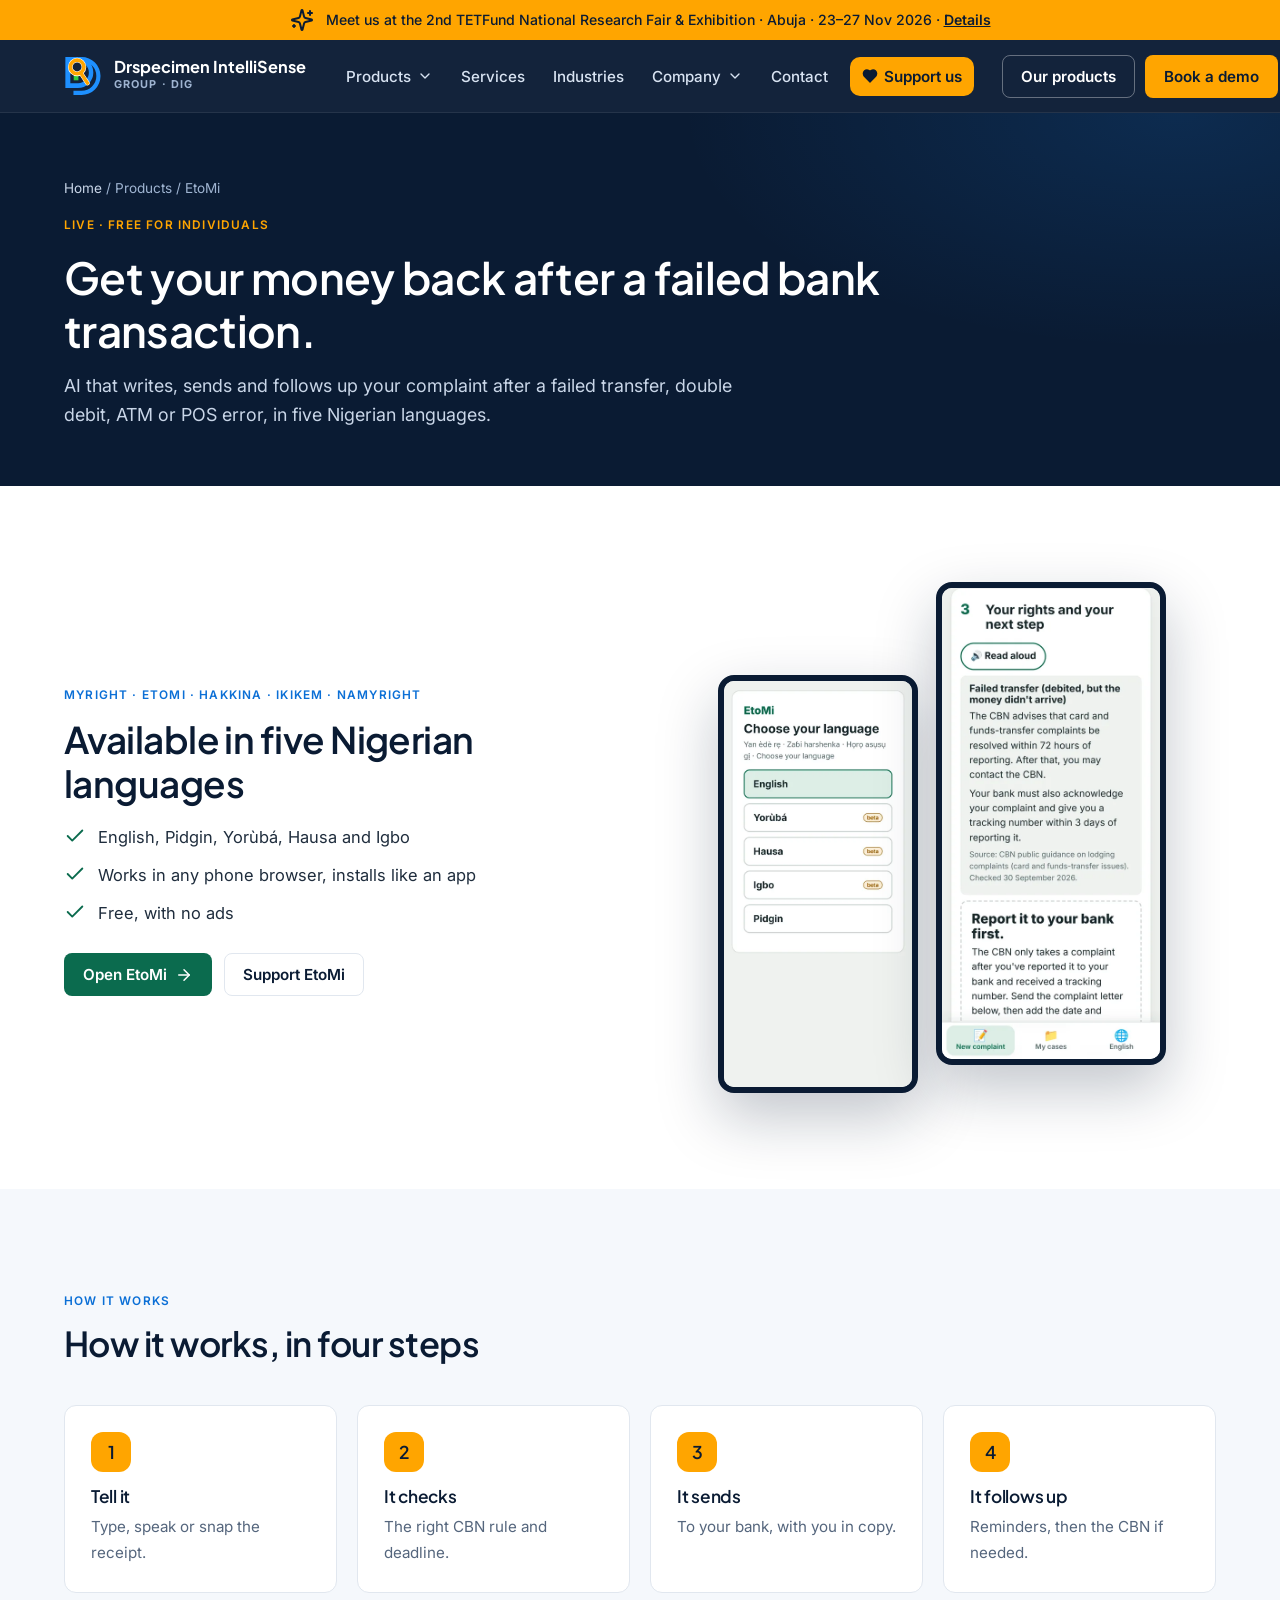
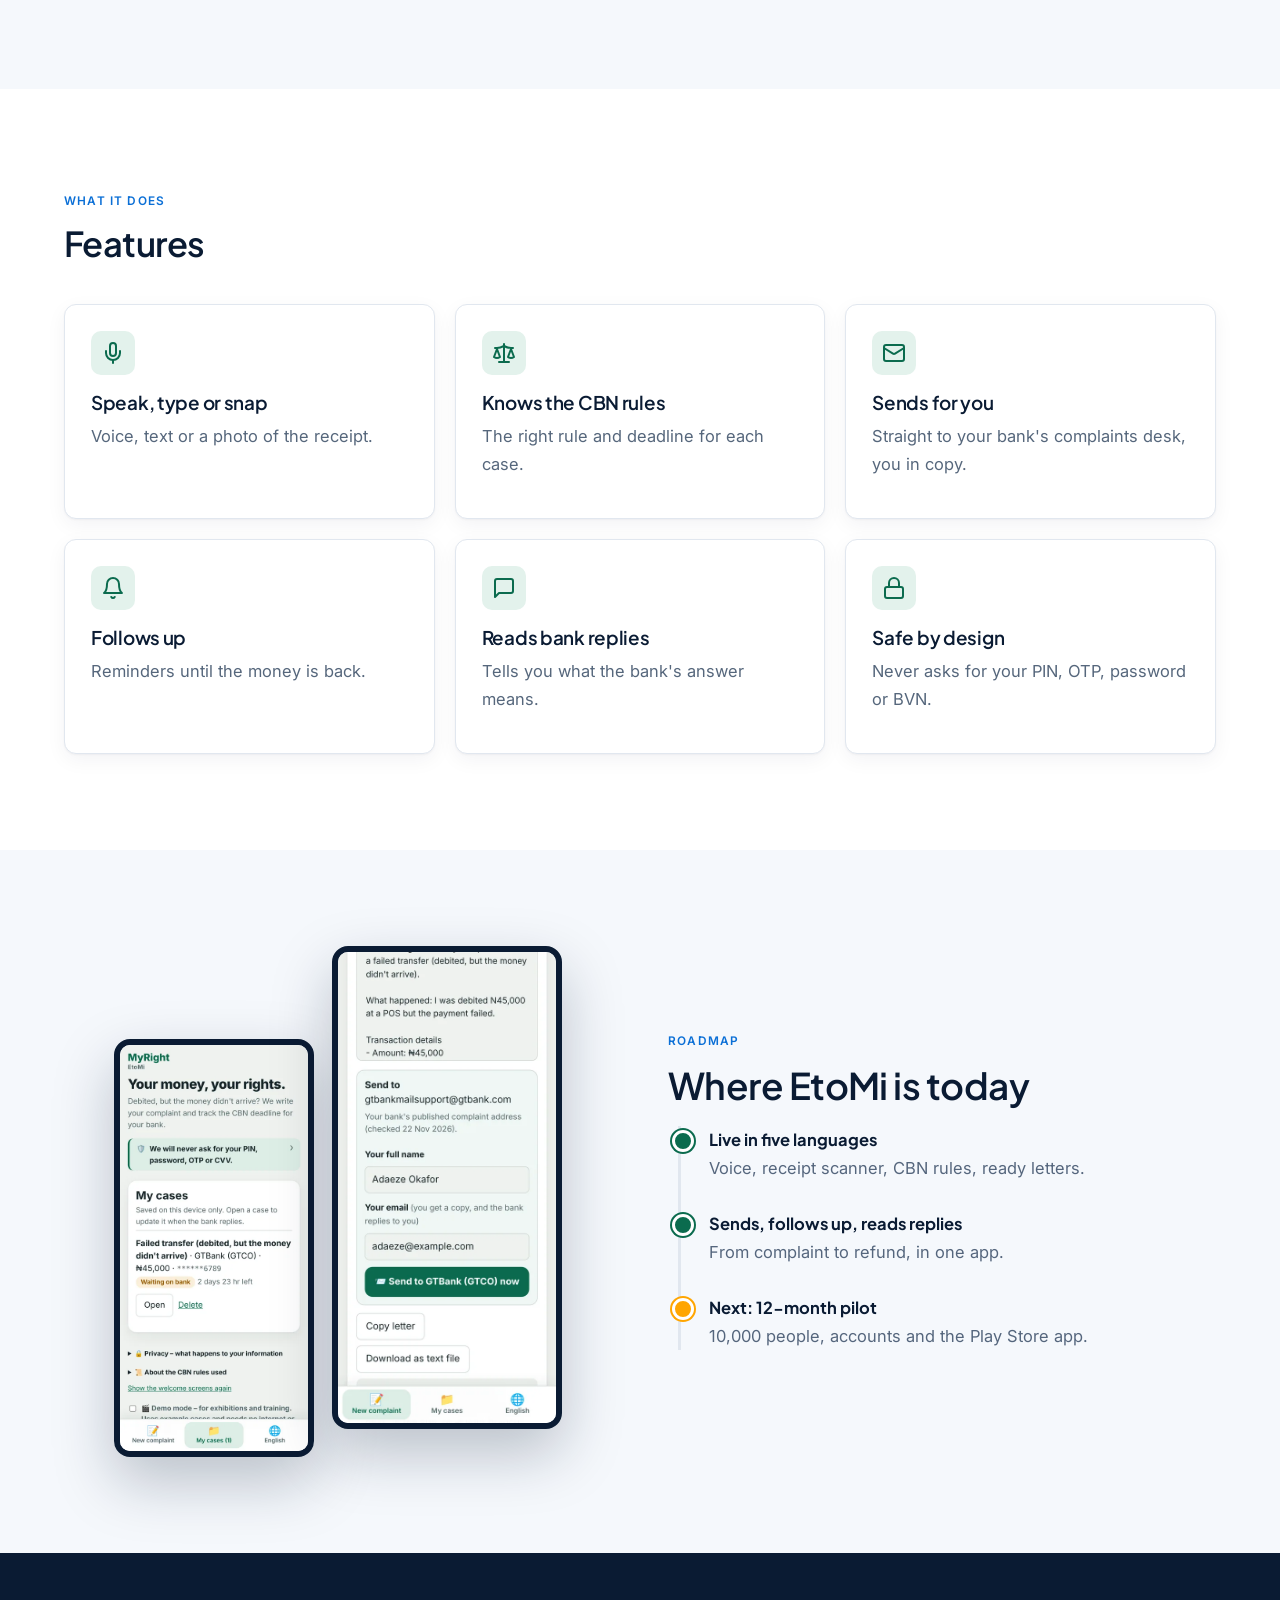
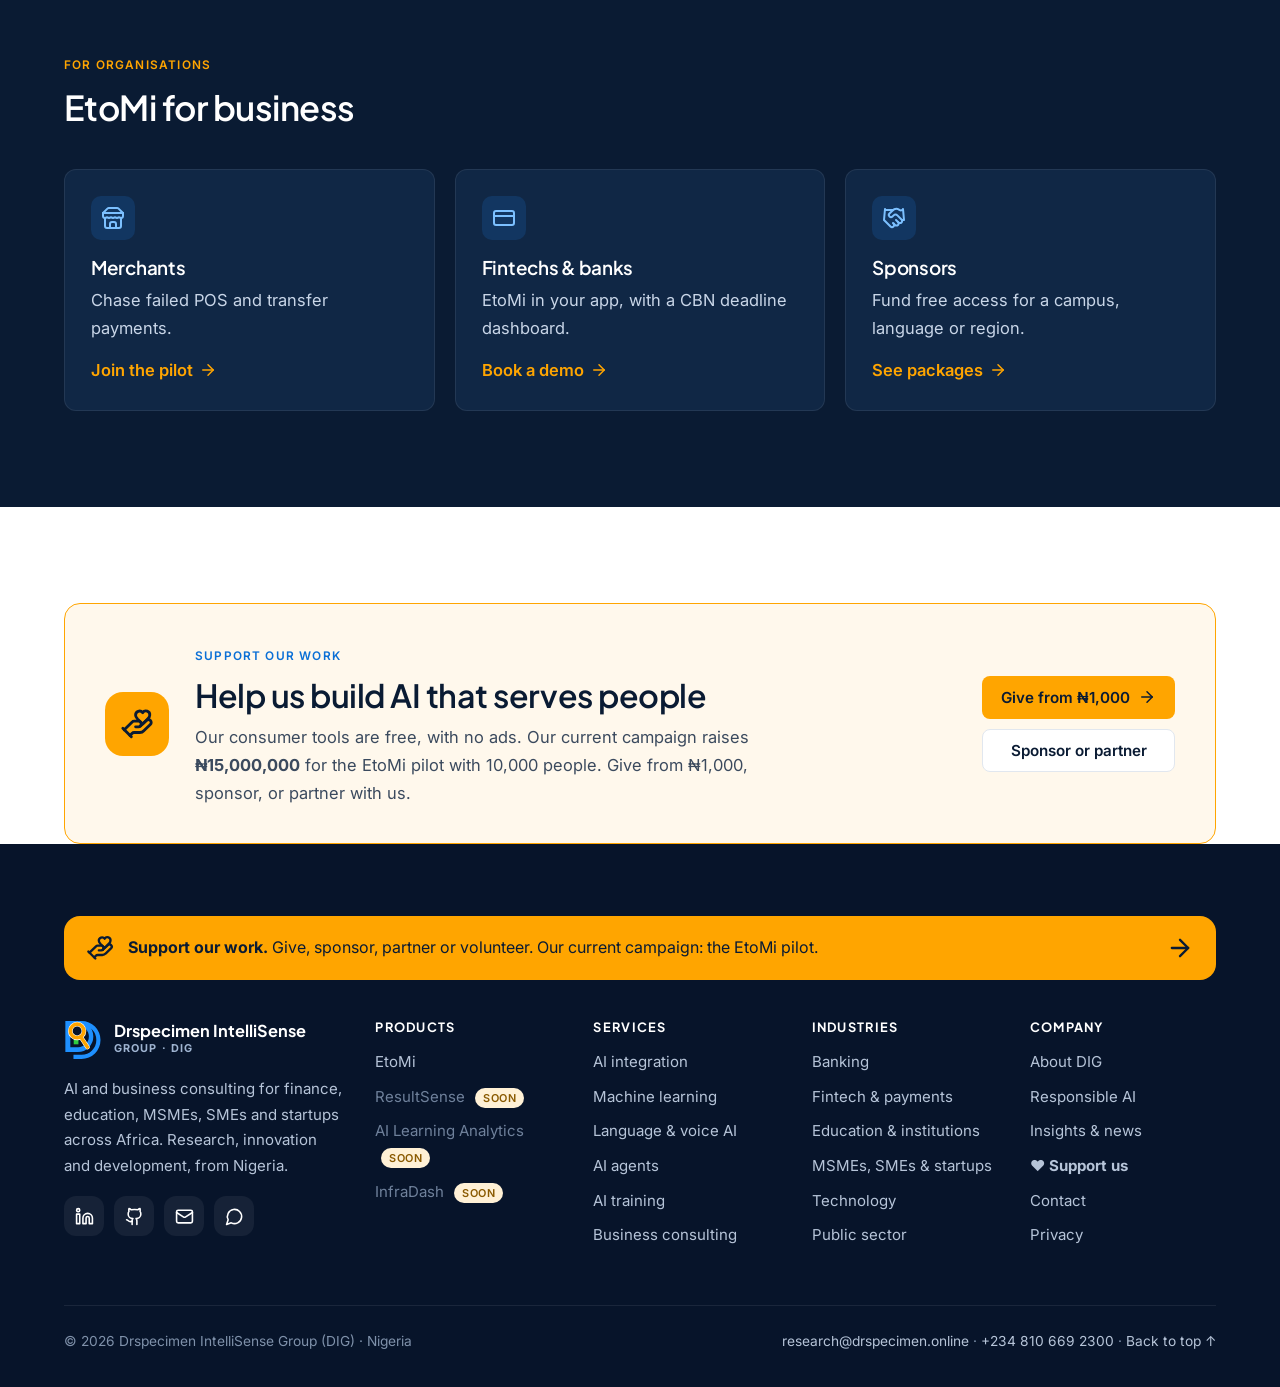
<file: etomi.html>
<!doctype html>
<html lang="en">
<head>
<meta charset="utf-8">
<meta name="viewport" content="width=device-width, initial-scale=1">
<title>EtoMi · Multilingual AI consumer-rights assistant · DIG</title>
<meta name="description" content="EtoMi helps Nigerians get their money back after failed transfers, double debits, ATM and POS errors, in English, Pidgin, Yorùbá, Hausa and Igbo.">
<link rel="canonical" href="https://drspecimen.online/etomi">
<meta name="theme-color" content="#0A1B33">
<meta property="og:type" content="website">
<meta property="og:site_name" content="Drspecimen IntelliSense Group">
<meta property="og:title" content="EtoMi · Multilingual AI consumer-rights assistant · DIG">
<meta property="og:description" content="EtoMi helps Nigerians get their money back after failed transfers, double debits, ATM and POS errors, in English, Pidgin, Yorùbá, Hausa and Igbo.">
<meta property="og:url" content="https://drspecimen.online/etomi">
<meta property="og:image" content="https://drspecimen.online/assets/img/og-image.png">
<meta name="twitter:card" content="summary_large_image">
<link rel="icon" href="assets/img/favicon.svg" type="image/svg+xml">
<link rel="icon" href="assets/img/favicon-32.png" sizes="32x32">
<link rel="apple-touch-icon" href="assets/img/apple-touch-icon.png">
<link rel="manifest" href="site.webmanifest">
<link rel="preconnect" href="https://fonts.googleapis.com">
<link rel="preconnect" href="https://fonts.gstatic.com" crossorigin>
<link href="https://fonts.googleapis.com/css2?family=Inter:wght@400;500;600;700&family=Plus+Jakarta+Sans:wght@500;600;700&display=swap" rel="stylesheet">
<link rel="stylesheet" href="assets/css/site.css?v=9">

</head>
<body>
<a class="skip" href="#main">Skip to content</a>
<div class="strip"><div class="wrap"><svg class="icon" aria-hidden="true" xmlns="http://www.w3.org/2000/svg" viewBox="0 0 24 24" fill="none" stroke="currentColor" stroke-width="2" stroke-linecap="round" stroke-linejoin="round" > <path d="M9.937 15.5A2 2 0 0 0 8.5 14.063l-6.135-1.582a.5.5 0 0 1 0-.962L8.5 9.936A2 2 0 0 0 9.937 8.5l1.582-6.135a.5.5 0 0 1 .963 0L14.063 8.5A2 2 0 0 0 15.5 9.937l6.135 1.581a.5.5 0 0 1 0 .964L15.5 14.063a2 2 0 0 0-1.437 1.437l-1.582 6.135a.5.5 0 0 1-.963 0z" /> <path d="M20 3v4" /> <path d="M22 5h-4" /> <path d="M4 17v2" /> <path d="M5 18H3" /> </svg><span>Meet us at the 2nd TETFund National Research Fair &amp; Exhibition · Abuja · 23–27 Nov 2026 · <a href="insights.html#nrfe-2026">Details</a></span></div></div>
<header class="site-header">
 <div class="wrap">
  <a class="brand" href="index.html" aria-label="Drspecimen IntelliSense Group home"><img src="assets/img/dig-logo.svg" alt="" width="38" height="40"><span><b>Drspecimen IntelliSense</b><small>Group · DIG</small></span></a>
  <a class="mob-support" href="support.html"><svg class="icon" aria-hidden="true" xmlns="http://www.w3.org/2000/svg" viewBox="0 0 24 24" fill="none" stroke="currentColor" stroke-width="2" stroke-linecap="round" stroke-linejoin="round" > <path d="M19 14c1.49-1.46 3-3.21 3-5.5A5.5 5.5 0 0 0 16.5 3c-1.76 0-3 .5-4.5 2-1.5-1.5-2.74-2-4.5-2A5.5 5.5 0 0 0 2 8.5c0 2.3 1.5 4.05 3 5.5l7 7Z" /> </svg> Support</a>
  <button class="burger" aria-label="Open menu" aria-expanded="false"><svg class="icon" aria-hidden="true" xmlns="http://www.w3.org/2000/svg" viewBox="0 0 24 24" fill="none" stroke="currentColor" stroke-width="2" stroke-linecap="round" stroke-linejoin="round" > <line x1="4" x2="20" y1="12" y2="12" /> <line x1="4" x2="20" y1="6" y2="6" /> <line x1="4" x2="20" y1="18" y2="18" /> </svg></button>
  <ul class="nav">
   <li class="has-menu"><button aria-expanded="false" aria-haspopup="true">Products <svg class="icon chev" aria-hidden="true" xmlns="http://www.w3.org/2000/svg" viewBox="0 0 24 24" fill="none" stroke="currentColor" stroke-width="2" stroke-linecap="round" stroke-linejoin="round" > <path d="m6 9 6 6 6-6" /> </svg></button><div class="menu" role="menu" data-products-menu><a href="etomi.html"><span class="mi"><svg class="icon" aria-hidden="true" xmlns="http://www.w3.org/2000/svg" viewBox="0 0 24 24" fill="none" stroke="currentColor" stroke-width="2" stroke-linecap="round" stroke-linejoin="round" > <line x1="3" x2="21" y1="22" y2="22" /> <line x1="6" x2="6" y1="18" y2="11" /> <line x1="10" x2="10" y1="18" y2="11" /> <line x1="14" x2="14" y1="18" y2="11" /> <line x1="18" x2="18" y1="18" y2="11" /> <polygon points="12 2 20 7 4 7" /> </svg></span><span><b>EtoMi<span class="tag live">Live</span></b><span class="d">Consumer-rights AI for bank and payment complaints</span></span></a><div class="soon-item" aria-disabled="true"><span class="mi"><svg class="icon" aria-hidden="true" xmlns="http://www.w3.org/2000/svg" viewBox="0 0 24 24" fill="none" stroke="currentColor" stroke-width="2" stroke-linecap="round" stroke-linejoin="round" > <path d="M14 22v-4a2 2 0 1 0-4 0v4" /> <path d="m18 10 3.447 1.724a1 1 0 0 1 .553.894V20a2 2 0 0 1-2 2H4a2 2 0 0 1-2-2v-7.382a1 1 0 0 1 .553-.894L6 10" /> <path d="M18 5v17" /> <path d="m4 6 7.106-3.553a2 2 0 0 1 1.788 0L20 6" /> <path d="M6 5v17" /> <circle cx="12" cy="9" r="2" /> </svg></span><span><b>ResultSense<span class="tag soon">Coming soon</span></b><span class="d">AI for school results</span></span></div><div class="soon-item" aria-disabled="true"><span class="mi"><svg class="icon" aria-hidden="true" xmlns="http://www.w3.org/2000/svg" viewBox="0 0 24 24" fill="none" stroke="currentColor" stroke-width="2" stroke-linecap="round" stroke-linejoin="round" > <path d="M3 3v16a2 2 0 0 0 2 2h16" /> <path d="m19 9-5 5-4-4-3 3" /> </svg></span><span><b>AI Learning Analytics<span class="tag soon">Coming soon</span></b><span class="d">Student performance prediction</span></span></div><div class="soon-item" aria-disabled="true"><span class="mi"><svg class="icon" aria-hidden="true" xmlns="http://www.w3.org/2000/svg" viewBox="0 0 24 24" fill="none" stroke="currentColor" stroke-width="2" stroke-linecap="round" stroke-linejoin="round" > <rect width="20" height="8" x="2" y="2" rx="2" ry="2" /> <rect width="20" height="8" x="2" y="14" rx="2" ry="2" /> <line x1="6" x2="6.01" y1="6" y2="6" /> <line x1="6" x2="6.01" y1="18" y2="18" /> </svg></span><span><b>InfraDash<span class="tag soon">Coming soon</span></b><span class="d">Infrastructure intelligence</span></span></div></div></li>
   <li><a href="services.html">Services</a></li>
   <li><a href="industries.html">Industries</a></li>
   <li class="has-menu"><button aria-expanded="false" aria-haspopup="true">Company <svg class="icon chev" aria-hidden="true" xmlns="http://www.w3.org/2000/svg" viewBox="0 0 24 24" fill="none" stroke="currentColor" stroke-width="2" stroke-linecap="round" stroke-linejoin="round" > <path d="m6 9 6 6 6-6" /> </svg></button><div class="menu" role="menu">
     <a href="about.html"><span class="mi"><svg class="icon" aria-hidden="true" xmlns="http://www.w3.org/2000/svg" viewBox="0 0 24 24" fill="none" stroke="currentColor" stroke-width="2" stroke-linecap="round" stroke-linejoin="round" > <path d="M16 21v-2a4 4 0 0 0-4-4H6a4 4 0 0 0-4 4v2" /> <circle cx="9" cy="7" r="4" /> <path d="M22 21v-2a4 4 0 0 0-3-3.87" /> <path d="M16 3.13a4 4 0 0 1 0 7.75" /> </svg></span><span><b>About DIG</b><span class="d">Who we are, mission and vision</span></span></a>
     <a href="responsible-ai.html"><span class="mi"><svg class="icon" aria-hidden="true" xmlns="http://www.w3.org/2000/svg" viewBox="0 0 24 24" fill="none" stroke="currentColor" stroke-width="2" stroke-linecap="round" stroke-linejoin="round" > <path d="M20 13c0 5-3.5 7.5-7.66 8.95a1 1 0 0 1-.67-.01C7.5 20.5 4 18 4 13V6a1 1 0 0 1 1-1c2 0 4.5-1.2 6.24-2.72a1.17 1.17 0 0 1 1.52 0C14.51 3.81 17 5 19 5a1 1 0 0 1 1 1z" /> <path d="m9 12 2 2 4-4" /> </svg></span><span><b>Responsible AI</b><span class="d">How we build AI people can trust</span></span></a>
     <a href="insights.html"><span class="mi"><svg class="icon" aria-hidden="true" xmlns="http://www.w3.org/2000/svg" viewBox="0 0 24 24" fill="none" stroke="currentColor" stroke-width="2" stroke-linecap="round" stroke-linejoin="round" > <path d="M12 7v14" /> <path d="M3 18a1 1 0 0 1-1-1V4a1 1 0 0 1 1-1h5a4 4 0 0 1 4 4 4 4 0 0 1 4-4h5a1 1 0 0 1 1 1v13a1 1 0 0 1-1 1h-6a3 3 0 0 0-3 3 3 3 0 0 0-3-3z" /> </svg></span><span><b>Insights &amp; news</b><span class="d">Updates, research and events</span></span></a>
   </div></li>
   <li><a href="contact.html">Contact</a></li>
   <li><a class="nav-support" href="support.html"><svg class="icon" aria-hidden="true" xmlns="http://www.w3.org/2000/svg" viewBox="0 0 24 24" fill="none" stroke="currentColor" stroke-width="2" stroke-linecap="round" stroke-linejoin="round" > <path d="M19 14c1.49-1.46 3-3.21 3-5.5A5.5 5.5 0 0 0 16.5 3c-1.76 0-3 .5-4.5 2-1.5-1.5-2.74-2-4.5-2A5.5 5.5 0 0 0 2 8.5c0 2.3 1.5 4.05 3 5.5l7 7Z" /> </svg> Support us</a></li>
   <li class="mob-only"><a class="btn btn-primary" href="contact.html?topic=demo">Book a demo</a></li>
  </ul>
  <div class="head-cta"><a class="btn btn-ghost" href="index.html#products" data-latest="Latest: ">Our products</a><a class="btn btn-primary" href="contact.html?topic=demo">Book a demo</a></div>
 </div>
</header>
<main id="main"><section class="page-hero" style="padding:0"><div class="wrap"><div class="crumbs"><a href="index.html">Home</a> / Products / EtoMi</div>
<div class="eyebrow" style="margin-top:18px">Live · Free for individuals</div><h1>Get your money back after a failed bank transaction.</h1><p>AI that writes, sends and follows up your complaint after a failed transfer, double debit, ATM or POS error, in five Nigerian languages.</p></div></section>
<section><div class="wrap">
 <div class="split"><div class="rv"><div class="eyebrow dark">MyRight · EtoMi · HakkiNa · IkikeM · NaMyRight</div><h2>Available in five Nigerian languages</h2>
  <ul class="ticks"><li><svg class="icon" aria-hidden="true" xmlns="http://www.w3.org/2000/svg" viewBox="0 0 24 24" fill="none" stroke="currentColor" stroke-width="2" stroke-linecap="round" stroke-linejoin="round" > <path d="M20 6 9 17l-5-5" /> </svg>English, Pidgin, Yorùbá, Hausa and Igbo</li><li><svg class="icon" aria-hidden="true" xmlns="http://www.w3.org/2000/svg" viewBox="0 0 24 24" fill="none" stroke="currentColor" stroke-width="2" stroke-linecap="round" stroke-linejoin="round" > <path d="M20 6 9 17l-5-5" /> </svg>Works in any phone browser, installs like an app</li><li><svg class="icon" aria-hidden="true" xmlns="http://www.w3.org/2000/svg" viewBox="0 0 24 24" fill="none" stroke="currentColor" stroke-width="2" stroke-linecap="round" stroke-linejoin="round" > <path d="M20 6 9 17l-5-5" /> </svg>Free, with no ads</li></ul>
  <div class="ctas" style="display:flex;gap:12px;flex-wrap:wrap"><a class="btn btn-green" href="https://etomi.drspecimen.online">Open EtoMi <svg class="icon" aria-hidden="true" xmlns="http://www.w3.org/2000/svg" viewBox="0 0 24 24" fill="none" stroke="currentColor" stroke-width="2" stroke-linecap="round" stroke-linejoin="round" > <path d="M5 12h14" /> <path d="m12 5 7 7-7 7" /> </svg></a><a class="btn btn-line" href="support.html#give">Support EtoMi</a></div></div>
  <div class="phones rv"><img src="assets/img/etomi-lang.webp" alt="EtoMi language choice screen" loading="lazy"><img src="assets/img/etomi-result.webp" alt="EtoMi showing a customer's rights and deadline" loading="lazy"></div></div>
</div></section>
<section class="dark" data-impact-box hidden><div class="wrap"><div class="eyebrow">EtoMi impact, live</div><h2 style="color:#fff;margin:10px 0 24px">What EtoMi users have recovered so far</h2>
<div class="facts">
 <div class="fact"><b data-impact="amount_recovered">–</b><span>recovered by EtoMi users</span></div>
 <div class="fact"><b data-impact="cases_resolved">–</b><span>cases resolved</span></div>
 <div class="fact"><b data-impact="amount_logged">–</b><span>in complaints filed with banks</span></div>
 <div class="fact"><b data-impact="median_days">–</b><span>typical days to get the money back</span></div>
</div></div></section>
<section class="soft"><div class="wrap"><div class="sec-head"><div><div class="eyebrow dark">How it works</div><h2>How it works, in four steps</h2></div></div>
<div class="steps">
 <div class="step rv"><h3>Tell it</h3><p>Type, speak or snap the receipt.</p></div>
 <div class="step rv"><h3>It checks</h3><p>The right CBN rule and deadline.</p></div>
 <div class="step rv"><h3>It sends</h3><p>To your bank, with you in copy.</p></div>
 <div class="step rv"><h3>It follows up</h3><p>Reminders, then the CBN if needed.</p></div>
</div></div></section>
<section><div class="wrap"><div class="sec-head"><div><div class="eyebrow dark">What it does</div><h2>Features</h2></div></div><div class="grid g3"><div class="card rv"><div class="ic g"><svg class="icon" aria-hidden="true" xmlns="http://www.w3.org/2000/svg" viewBox="0 0 24 24" fill="none" stroke="currentColor" stroke-width="2" stroke-linecap="round" stroke-linejoin="round" > <path d="M12 2a3 3 0 0 0-3 3v7a3 3 0 0 0 6 0V5a3 3 0 0 0-3-3Z" /> <path d="M19 10v2a7 7 0 0 1-14 0v-2" /> <line x1="12" x2="12" y1="19" y2="22" /> </svg></div><h3>Speak, type or snap</h3><p>Voice, text or a photo of the receipt.</p></div><div class="card rv"><div class="ic g"><svg class="icon" aria-hidden="true" xmlns="http://www.w3.org/2000/svg" viewBox="0 0 24 24" fill="none" stroke="currentColor" stroke-width="2" stroke-linecap="round" stroke-linejoin="round" > <path d="m16 16 3-8 3 8c-.87.65-1.92 1-3 1s-2.13-.35-3-1Z" /> <path d="m2 16 3-8 3 8c-.87.65-1.92 1-3 1s-2.13-.35-3-1Z" /> <path d="M7 21h10" /> <path d="M12 3v18" /> <path d="M3 7h2c2 0 5-1 7-2 2 1 5 2 7 2h2" /> </svg></div><h3>Knows the CBN rules</h3><p>The right rule and deadline for each case.</p></div><div class="card rv"><div class="ic g"><svg class="icon" aria-hidden="true" xmlns="http://www.w3.org/2000/svg" viewBox="0 0 24 24" fill="none" stroke="currentColor" stroke-width="2" stroke-linecap="round" stroke-linejoin="round" > <rect width="20" height="16" x="2" y="4" rx="2" /> <path d="m22 7-8.97 5.7a1.94 1.94 0 0 1-2.06 0L2 7" /> </svg></div><h3>Sends for you</h3><p>Straight to your bank's complaints desk, you in copy.</p></div><div class="card rv"><div class="ic g"><svg class="icon" aria-hidden="true" xmlns="http://www.w3.org/2000/svg" viewBox="0 0 24 24" fill="none" stroke="currentColor" stroke-width="2" stroke-linecap="round" stroke-linejoin="round" > <path d="M6 8a6 6 0 0 1 12 0c0 7 3 9 3 9H3s3-2 3-9" /> <path d="M10.3 21a1.94 1.94 0 0 0 3.4 0" /> </svg></div><h3>Follows up</h3><p>Reminders until the money is back.</p></div><div class="card rv"><div class="ic g"><svg class="icon" aria-hidden="true" xmlns="http://www.w3.org/2000/svg" viewBox="0 0 24 24" fill="none" stroke="currentColor" stroke-width="2" stroke-linecap="round" stroke-linejoin="round" > <path d="M21 15a2 2 0 0 1-2 2H7l-4 4V5a2 2 0 0 1 2-2h14a2 2 0 0 1 2 2z" /> </svg></div><h3>Reads bank replies</h3><p>Tells you what the bank's answer means.</p></div><div class="card rv"><div class="ic g"><svg class="icon" aria-hidden="true" xmlns="http://www.w3.org/2000/svg" viewBox="0 0 24 24" fill="none" stroke="currentColor" stroke-width="2" stroke-linecap="round" stroke-linejoin="round" > <rect width="18" height="11" x="3" y="11" rx="2" ry="2" /> <path d="M7 11V7a5 5 0 0 1 10 0v4" /> </svg></div><h3>Safe by design</h3><p>Never asks for your PIN, OTP, password or BVN.</p></div></div></div></section>
<section class="soft"><div class="wrap"><div class="split rev"><div class="rv"><div class="eyebrow dark">Roadmap</div><h2>Where EtoMi is today</h2>
 <div class="timeline" style="margin-top:18px">
  <div class="tl done"><b>Live in five languages</b><span>Voice, receipt scanner, CBN rules, ready letters.</span></div>
  <div class="tl done"><b>Sends, follows up, reads replies</b><span>From complaint to refund, in one app.</span></div>
  <div class="tl"><b>Next: 12-month pilot</b><span>10,000 people, accounts and the Play Store app.</span></div>
 </div></div>
 <div class="phones rv"><img src="assets/img/etomi-cases.webp" alt="EtoMi My cases screen" loading="lazy"><img src="assets/img/etomi-send.webp" alt="EtoMi sending a complaint to the bank" loading="lazy"></div></div></div></section>
<section class="dark"><div class="wrap"><div class="sec-head"><div><div class="eyebrow">For organisations</div><h2>EtoMi for business</h2></div></div>
 <div class="grid g3">
  <div class="card rv"><div class="ic"><svg class="icon" aria-hidden="true" xmlns="http://www.w3.org/2000/svg" viewBox="0 0 24 24" fill="none" stroke="currentColor" stroke-width="2" stroke-linecap="round" stroke-linejoin="round" > <path d="m2 7 4.41-4.41A2 2 0 0 1 7.83 2h8.34a2 2 0 0 1 1.42.59L22 7" /> <path d="M4 12v8a2 2 0 0 0 2 2h12a2 2 0 0 0 2-2v-8" /> <path d="M15 22v-4a2 2 0 0 0-2-2h-2a2 2 0 0 0-2 2v4" /> <path d="M2 7h20" /> <path d="M22 7v3a2 2 0 0 1-2 2a2.7 2.7 0 0 1-1.59-.63.7.7 0 0 0-.82 0A2.7 2.7 0 0 1 16 12a2.7 2.7 0 0 1-1.59-.63.7.7 0 0 0-.82 0A2.7 2.7 0 0 1 12 12a2.7 2.7 0 0 1-1.59-.63.7.7 0 0 0-.82 0A2.7 2.7 0 0 1 8 12a2.7 2.7 0 0 1-1.59-.63.7.7 0 0 0-.82 0A2.7 2.7 0 0 1 4 12a2 2 0 0 1-2-2V7" /> </svg></div><h3>Merchants</h3><p>Chase failed POS and transfer payments.</p><a class="link" href="contact.html?topic=etomi">Join the pilot <svg class="icon" aria-hidden="true" xmlns="http://www.w3.org/2000/svg" viewBox="0 0 24 24" fill="none" stroke="currentColor" stroke-width="2" stroke-linecap="round" stroke-linejoin="round" > <path d="M5 12h14" /> <path d="m12 5 7 7-7 7" /> </svg></a></div>
  <div class="card rv"><div class="ic"><svg class="icon" aria-hidden="true" xmlns="http://www.w3.org/2000/svg" viewBox="0 0 24 24" fill="none" stroke="currentColor" stroke-width="2" stroke-linecap="round" stroke-linejoin="round" > <rect width="20" height="14" x="2" y="5" rx="2" /> <line x1="2" x2="22" y1="10" y2="10" /> </svg></div><h3>Fintechs &amp; banks</h3><p>EtoMi in your app, with a CBN deadline dashboard.</p><a class="link" href="contact.html?topic=demo">Book a demo <svg class="icon" aria-hidden="true" xmlns="http://www.w3.org/2000/svg" viewBox="0 0 24 24" fill="none" stroke="currentColor" stroke-width="2" stroke-linecap="round" stroke-linejoin="round" > <path d="M5 12h14" /> <path d="m12 5 7 7-7 7" /> </svg></a></div>
  <div class="card rv"><div class="ic"><svg class="icon" aria-hidden="true" xmlns="http://www.w3.org/2000/svg" viewBox="0 0 24 24" fill="none" stroke="currentColor" stroke-width="2" stroke-linecap="round" stroke-linejoin="round" > <path d="m11 17 2 2a1 1 0 1 0 3-3" /> <path d="m14 14 2.5 2.5a1 1 0 1 0 3-3l-3.88-3.88a3 3 0 0 0-4.24 0l-.88.88a1 1 0 1 1-3-3l2.81-2.81a5.79 5.79 0 0 1 7.06-.87l.47.28a2 2 0 0 0 1.42.25L21 4" /> <path d="m21 3 1 11h-2" /> <path d="M3 3 2 14l6.5 6.5a1 1 0 1 0 3-3" /> <path d="M3 4h8" /> </svg></div><h3>Sponsors</h3><p>Fund free access for a campus, language or region.</p><a class="link" href="support.html#sponsor">See packages <svg class="icon" aria-hidden="true" xmlns="http://www.w3.org/2000/svg" viewBox="0 0 24 24" fill="none" stroke="currentColor" stroke-width="2" stroke-linecap="round" stroke-linejoin="round" > <path d="M5 12h14" /> <path d="m12 5 7 7-7 7" /> </svg></a></div>
 </div></div></section>
<section class="support-sec"><div class="wrap"><div class="support-band rv">
<div class="sb-ic"><svg class="icon" aria-hidden="true" xmlns="http://www.w3.org/2000/svg" viewBox="0 0 24 24" fill="none" stroke="currentColor" stroke-width="2" stroke-linecap="round" stroke-linejoin="round" > <path d="M11 14h2a2 2 0 1 0 0-4h-3c-.6 0-1.1.2-1.4.6L3 16" /> <path d="m7 20 1.6-1.4c.3-.4.8-.6 1.4-.6h4c1.1 0 2.1-.4 2.8-1.2l4.6-4.4a2 2 0 0 0-2.75-2.91l-4.2 3.9" /> <path d="m2 15 6 6" /> <path d="M19.5 8.5c.7-.7 1.5-1.6 1.5-2.7A2.73 2.73 0 0 0 16 4a2.78 2.78 0 0 0-5 1.8c0 1.2.8 2 1.5 2.8L16 12Z" /> </svg></div>
<div><div class="eyebrow dark">Support our work</div><h2>Help us build AI that serves people</h2>
<p>Our consumer tools are free, with no ads. Our current campaign raises <b data-dig-goal="etomi">₦15,000,000</b> for the EtoMi pilot with 10,000 people. Give from ₦1,000, sponsor, or partner with us.</p></div>
<div class="ctas"><a class="btn btn-primary" href="support.html#give">Give from ₦1,000 <svg class="icon" aria-hidden="true" xmlns="http://www.w3.org/2000/svg" viewBox="0 0 24 24" fill="none" stroke="currentColor" stroke-width="2" stroke-linecap="round" stroke-linejoin="round" > <path d="M5 12h14" /> <path d="m12 5 7 7-7 7" /> </svg></a><a class="btn btn-line" href="support.html#sponsor">Sponsor or partner</a></div>
</div></div></section></main>
<footer class="site-footer">
 <div class="wrap">
  <a class="f-support" href="support.html"><svg class="icon" aria-hidden="true" xmlns="http://www.w3.org/2000/svg" viewBox="0 0 24 24" fill="none" stroke="currentColor" stroke-width="2" stroke-linecap="round" stroke-linejoin="round" > <path d="M11 14h2a2 2 0 1 0 0-4h-3c-.6 0-1.1.2-1.4.6L3 16" /> <path d="m7 20 1.6-1.4c.3-.4.8-.6 1.4-.6h4c1.1 0 2.1-.4 2.8-1.2l4.6-4.4a2 2 0 0 0-2.75-2.91l-4.2 3.9" /> <path d="m2 15 6 6" /> <path d="M19.5 8.5c.7-.7 1.5-1.6 1.5-2.7A2.73 2.73 0 0 0 16 4a2.78 2.78 0 0 0-5 1.8c0 1.2.8 2 1.5 2.8L16 12Z" /> </svg><span><b>Support our work.</b> Give, sponsor, partner or volunteer. Our current campaign: the EtoMi pilot.</span><svg class="icon" aria-hidden="true" xmlns="http://www.w3.org/2000/svg" viewBox="0 0 24 24" fill="none" stroke="currentColor" stroke-width="2" stroke-linecap="round" stroke-linejoin="round" > <path d="M5 12h14" /> <path d="m12 5 7 7-7 7" /> </svg></a>
  <div class="f-top">
   <div class="f-brand">
    <a class="brand" href="index.html"><img src="assets/img/dig-logo.svg" alt="" width="38" height="40"><span><b style="color:#fff">Drspecimen IntelliSense</b><small>Group · DIG</small></span></a>
    <p>AI and business consulting for finance, education, MSMEs, SMEs and startups across Africa. Research, innovation and development, from Nigeria.</p>
    <div class="social">
     <a href="https://www.linkedin.com/company/drspecimen" aria-label="DIG on LinkedIn" rel="noopener"><svg class="icon" aria-hidden="true" xmlns="http://www.w3.org/2000/svg" viewBox="0 0 24 24" fill="none" stroke="currentColor" stroke-width="2" stroke-linecap="round" stroke-linejoin="round" > <path d="M16 8a6 6 0 0 1 6 6v7h-4v-7a2 2 0 0 0-2-2 2 2 0 0 0-2 2v7h-4v-7a6 6 0 0 1 6-6z" /> <rect width="4" height="12" x="2" y="9" /> <circle cx="4" cy="4" r="2" /> </svg></a>
     <a href="https://github.com/drspecimen" aria-label="DIG on GitHub" rel="noopener"><svg class="icon" aria-hidden="true" xmlns="http://www.w3.org/2000/svg" viewBox="0 0 24 24" fill="none" stroke="currentColor" stroke-width="2" stroke-linecap="round" stroke-linejoin="round" > <path d="M15 22v-4a4.8 4.8 0 0 0-1-3.5c3 0 6-2 6-5.5.08-1.25-.27-2.48-1-3.5.28-1.15.28-2.35 0-3.5 0 0-1 0-3 1.5-2.64-.5-5.36-.5-8 0C6 2 5 2 5 2c-.3 1.15-.3 2.35 0 3.5A5.403 5.403 0 0 0 4 9c0 3.5 3 5.5 6 5.5-.39.49-.68 1.05-.85 1.65-.17.6-.22 1.23-.15 1.85v4" /> <path d="M9 18c-4.51 2-5-2-7-2" /> </svg></a>
     <a href="mailto:research@drspecimen.online" aria-label="Email DIG"><svg class="icon" aria-hidden="true" xmlns="http://www.w3.org/2000/svg" viewBox="0 0 24 24" fill="none" stroke="currentColor" stroke-width="2" stroke-linecap="round" stroke-linejoin="round" > <rect width="20" height="16" x="2" y="4" rx="2" /> <path d="m22 7-8.97 5.7a1.94 1.94 0 0 1-2.06 0L2 7" /> </svg></a>
     <a href="https://wa.me/2348106692300" aria-label="WhatsApp DIG" rel="noopener"><svg class="icon" aria-hidden="true" xmlns="http://www.w3.org/2000/svg" viewBox="0 0 24 24" fill="none" stroke="currentColor" stroke-width="2" stroke-linecap="round" stroke-linejoin="round" > <path d="M7.9 20A9 9 0 1 0 4 16.1L2 22Z" /> </svg></a>
    </div>
   </div>
   <div class="f-col"><h4>Products</h4><ul><li><a href="etomi.html">EtoMi</a></li><li class="muted">ResultSense <span class="tag soon">Soon</span></li><li class="muted">AI Learning Analytics <span class="tag soon">Soon</span></li><li class="muted">InfraDash <span class="tag soon">Soon</span></li></ul></div>
   <div class="f-col"><h4>Services</h4><ul>
    <li><a href="services.html#ai-integration">AI integration</a></li><li><a href="services.html#machine-learning-predictive-analytics">Machine learning</a></li>
    <li><a href="services.html#language-voice-ai">Language &amp; voice AI</a></li><li><a href="services.html#ai-agents-automation">AI agents</a></li>
    <li><a href="services.html#ai-training-capacity-building">AI training</a></li><li><a href="services.html#consulting">Business consulting</a></li></ul></div>
   <div class="f-col"><h4>Industries</h4><ul>
    <li><a href="industries.html#banking">Banking</a></li><li><a href="industries.html#fintech-payments">Fintech &amp; payments</a></li>
    <li><a href="industries.html#education-institutions">Education &amp; institutions</a></li><li><a href="industries.html#msmes-smes-startups">MSMEs, SMEs &amp; startups</a></li>
    <li><a href="industries.html#technology-infrastructure">Technology</a></li><li><a href="industries.html#public-sector-ngos">Public sector</a></li></ul></div>
   <div class="f-col"><h4>Company</h4><ul>
    <li><a href="about.html">About DIG</a></li><li><a href="responsible-ai.html">Responsible AI</a></li>
    <li><a href="insights.html">Insights &amp; news</a></li><li><a href="support.html"><b>❤ Support us</b></a></li><li><a href="contact.html">Contact</a></li><li><a href="privacy.html">Privacy</a></li></ul></div>
  </div>
  <div class="f-bot"><span>© <span data-year>2026</span> Drspecimen IntelliSense Group (DIG) · Nigeria</span>
   <span><a href="mailto:research@drspecimen.online">research@drspecimen.online</a> · <a href="https://wa.me/2348106692300">+234 810 669 2300</a> · <a href="#main">Back to top ↑</a></span></div>
 </div>
</footer>
<script src="assets/js/site.js?v=9" defer></script>
<script src="assets/js/products.js?v=9" defer></script>
<script src="https://admin.drspecimen.online/give.js" defer></script>
</body></html>
</file>
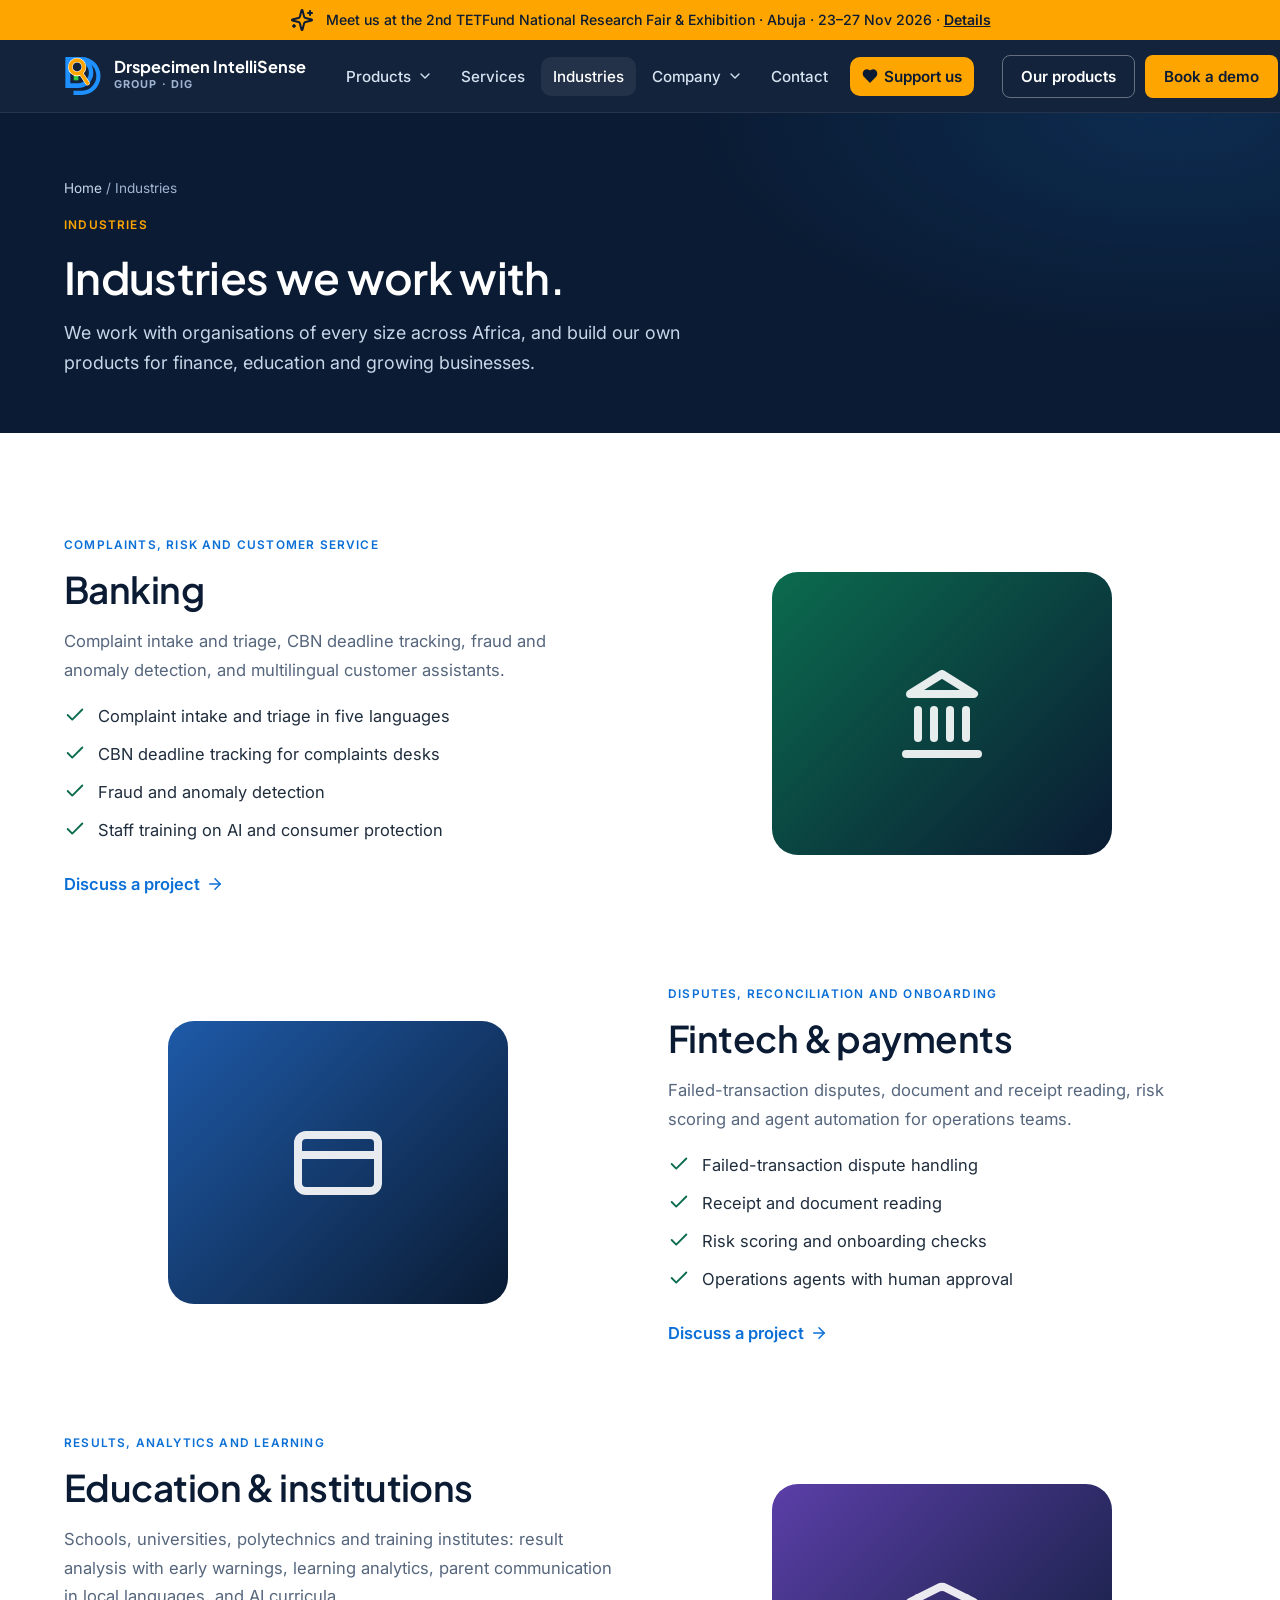
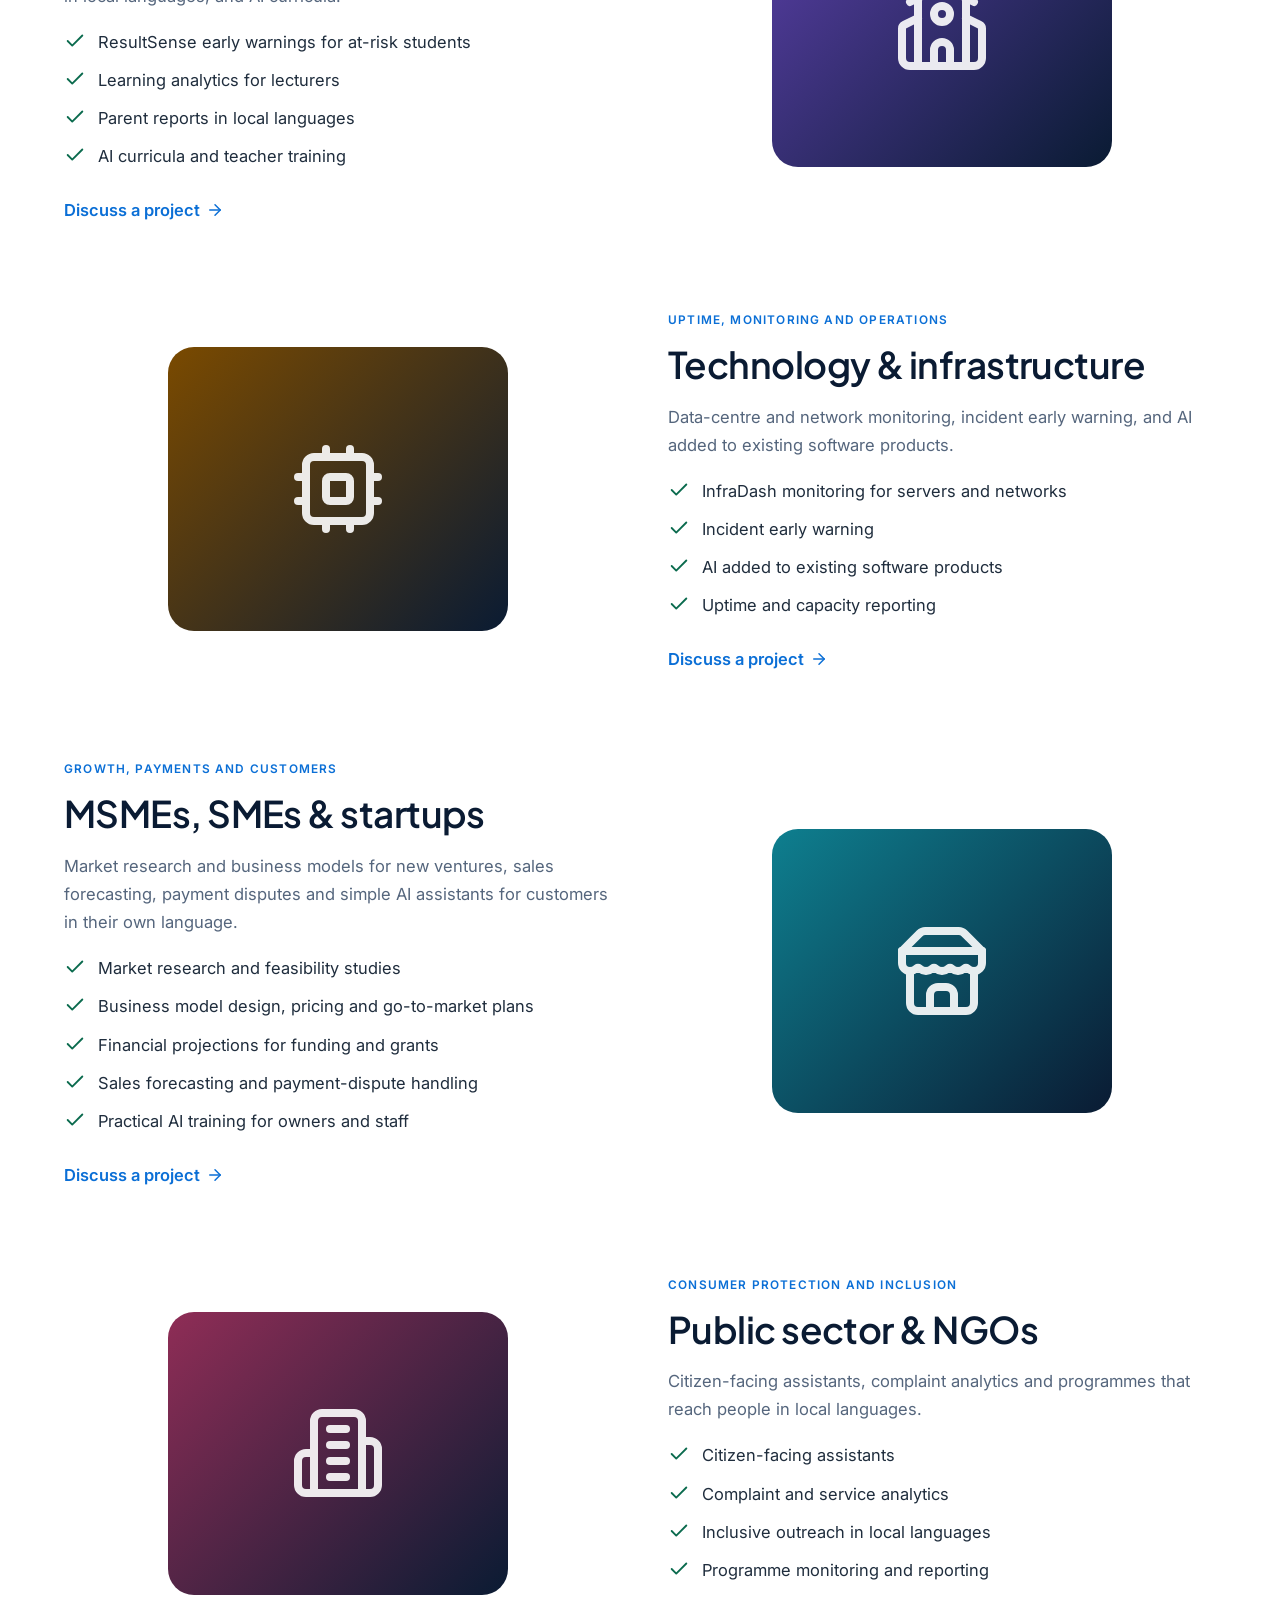
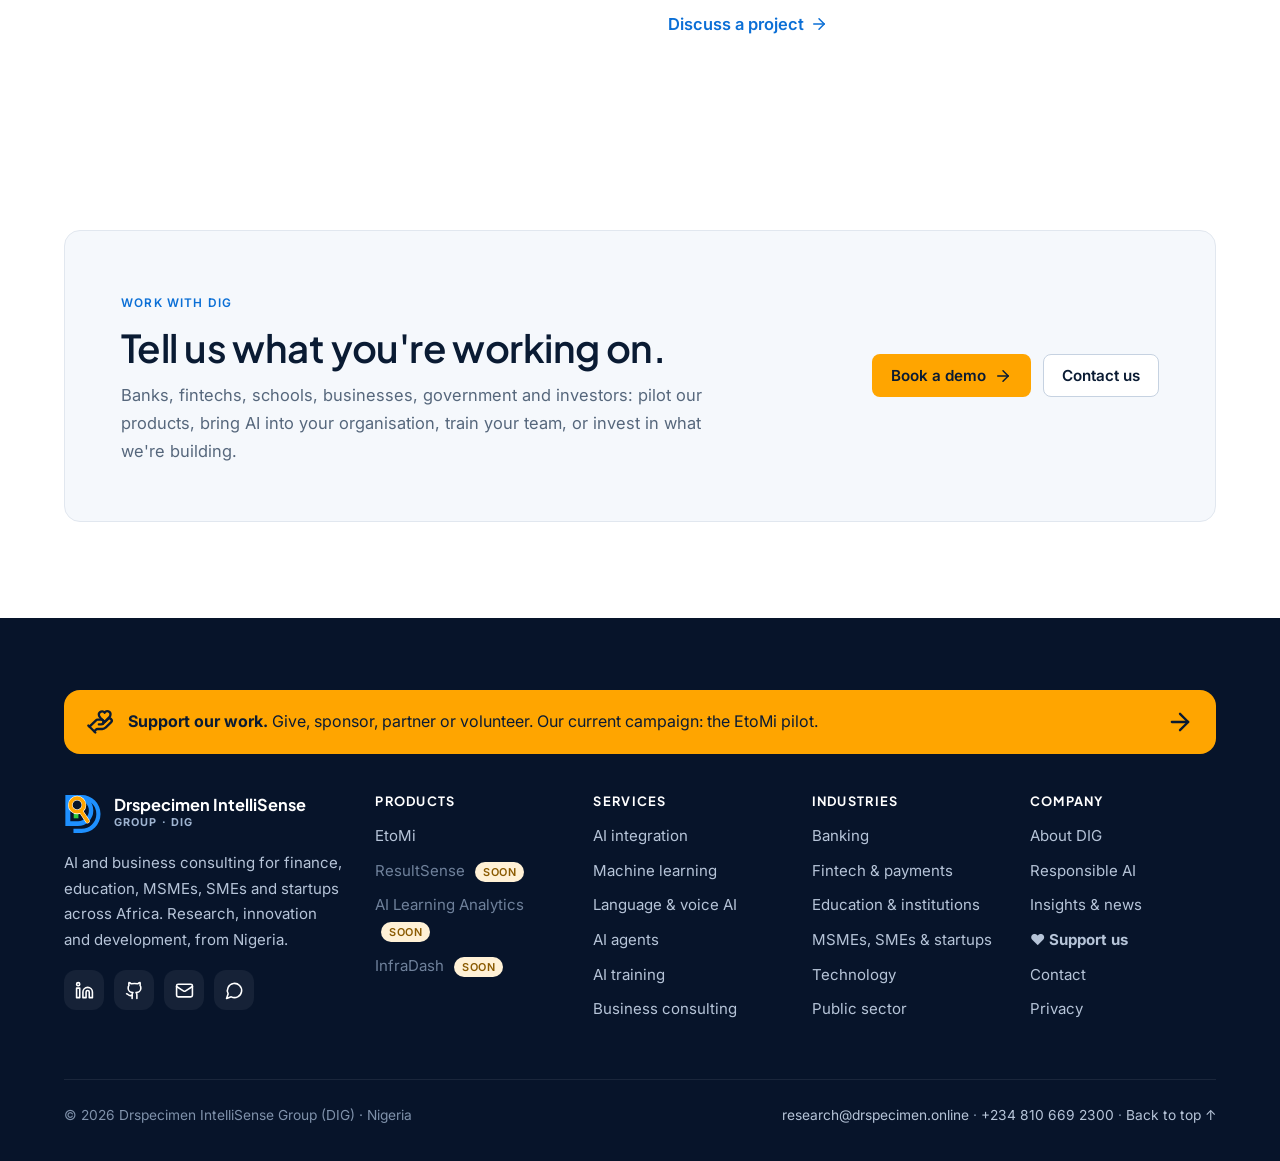
<file: industries.html>
<!doctype html>
<html lang="en">
<head>
<meta charset="utf-8">
<meta name="viewport" content="width=device-width, initial-scale=1">
<title>Industries · Banking, fintech, education, technology · DIG</title>
<meta name="description" content="How DIG applies AI and business consulting in banking, fintech, education and institutions, technology, MSMEs, SMEs, startups and the public sector across Africa.">
<link rel="canonical" href="https://drspecimen.online/industries">
<meta name="theme-color" content="#0A1B33">
<meta property="og:type" content="website">
<meta property="og:site_name" content="Drspecimen IntelliSense Group">
<meta property="og:title" content="Industries · Banking, fintech, education, technology · DIG">
<meta property="og:description" content="How DIG applies AI and business consulting in banking, fintech, education and institutions, technology, MSMEs, SMEs, startups and the public sector across Africa.">
<meta property="og:url" content="https://drspecimen.online/industries">
<meta property="og:image" content="https://drspecimen.online/assets/img/og-image.png">
<meta name="twitter:card" content="summary_large_image">
<link rel="icon" href="assets/img/favicon.svg" type="image/svg+xml">
<link rel="icon" href="assets/img/favicon-32.png" sizes="32x32">
<link rel="apple-touch-icon" href="assets/img/apple-touch-icon.png">
<link rel="manifest" href="site.webmanifest">
<link rel="preconnect" href="https://fonts.googleapis.com">
<link rel="preconnect" href="https://fonts.gstatic.com" crossorigin>
<link href="https://fonts.googleapis.com/css2?family=Inter:wght@400;500;600;700&family=Plus+Jakarta+Sans:wght@500;600;700&display=swap" rel="stylesheet">
<link rel="stylesheet" href="assets/css/site.css?v=9">

</head>
<body>
<a class="skip" href="#main">Skip to content</a>
<div class="strip"><div class="wrap"><svg class="icon" aria-hidden="true" xmlns="http://www.w3.org/2000/svg" viewBox="0 0 24 24" fill="none" stroke="currentColor" stroke-width="2" stroke-linecap="round" stroke-linejoin="round" > <path d="M9.937 15.5A2 2 0 0 0 8.5 14.063l-6.135-1.582a.5.5 0 0 1 0-.962L8.5 9.936A2 2 0 0 0 9.937 8.5l1.582-6.135a.5.5 0 0 1 .963 0L14.063 8.5A2 2 0 0 0 15.5 9.937l6.135 1.581a.5.5 0 0 1 0 .964L15.5 14.063a2 2 0 0 0-1.437 1.437l-1.582 6.135a.5.5 0 0 1-.963 0z" /> <path d="M20 3v4" /> <path d="M22 5h-4" /> <path d="M4 17v2" /> <path d="M5 18H3" /> </svg><span>Meet us at the 2nd TETFund National Research Fair &amp; Exhibition · Abuja · 23–27 Nov 2026 · <a href="insights.html#nrfe-2026">Details</a></span></div></div>
<header class="site-header">
 <div class="wrap">
  <a class="brand" href="index.html" aria-label="Drspecimen IntelliSense Group home"><img src="assets/img/dig-logo.svg" alt="" width="38" height="40"><span><b>Drspecimen IntelliSense</b><small>Group · DIG</small></span></a>
  <a class="mob-support" href="support.html"><svg class="icon" aria-hidden="true" xmlns="http://www.w3.org/2000/svg" viewBox="0 0 24 24" fill="none" stroke="currentColor" stroke-width="2" stroke-linecap="round" stroke-linejoin="round" > <path d="M19 14c1.49-1.46 3-3.21 3-5.5A5.5 5.5 0 0 0 16.5 3c-1.76 0-3 .5-4.5 2-1.5-1.5-2.74-2-4.5-2A5.5 5.5 0 0 0 2 8.5c0 2.3 1.5 4.05 3 5.5l7 7Z" /> </svg> Support</a>
  <button class="burger" aria-label="Open menu" aria-expanded="false"><svg class="icon" aria-hidden="true" xmlns="http://www.w3.org/2000/svg" viewBox="0 0 24 24" fill="none" stroke="currentColor" stroke-width="2" stroke-linecap="round" stroke-linejoin="round" > <line x1="4" x2="20" y1="12" y2="12" /> <line x1="4" x2="20" y1="6" y2="6" /> <line x1="4" x2="20" y1="18" y2="18" /> </svg></button>
  <ul class="nav">
   <li class="has-menu"><button aria-expanded="false" aria-haspopup="true">Products <svg class="icon chev" aria-hidden="true" xmlns="http://www.w3.org/2000/svg" viewBox="0 0 24 24" fill="none" stroke="currentColor" stroke-width="2" stroke-linecap="round" stroke-linejoin="round" > <path d="m6 9 6 6 6-6" /> </svg></button><div class="menu" role="menu" data-products-menu><a href="etomi.html"><span class="mi"><svg class="icon" aria-hidden="true" xmlns="http://www.w3.org/2000/svg" viewBox="0 0 24 24" fill="none" stroke="currentColor" stroke-width="2" stroke-linecap="round" stroke-linejoin="round" > <line x1="3" x2="21" y1="22" y2="22" /> <line x1="6" x2="6" y1="18" y2="11" /> <line x1="10" x2="10" y1="18" y2="11" /> <line x1="14" x2="14" y1="18" y2="11" /> <line x1="18" x2="18" y1="18" y2="11" /> <polygon points="12 2 20 7 4 7" /> </svg></span><span><b>EtoMi<span class="tag live">Live</span></b><span class="d">Consumer-rights AI for bank and payment complaints</span></span></a><div class="soon-item" aria-disabled="true"><span class="mi"><svg class="icon" aria-hidden="true" xmlns="http://www.w3.org/2000/svg" viewBox="0 0 24 24" fill="none" stroke="currentColor" stroke-width="2" stroke-linecap="round" stroke-linejoin="round" > <path d="M14 22v-4a2 2 0 1 0-4 0v4" /> <path d="m18 10 3.447 1.724a1 1 0 0 1 .553.894V20a2 2 0 0 1-2 2H4a2 2 0 0 1-2-2v-7.382a1 1 0 0 1 .553-.894L6 10" /> <path d="M18 5v17" /> <path d="m4 6 7.106-3.553a2 2 0 0 1 1.788 0L20 6" /> <path d="M6 5v17" /> <circle cx="12" cy="9" r="2" /> </svg></span><span><b>ResultSense<span class="tag soon">Coming soon</span></b><span class="d">AI for school results</span></span></div><div class="soon-item" aria-disabled="true"><span class="mi"><svg class="icon" aria-hidden="true" xmlns="http://www.w3.org/2000/svg" viewBox="0 0 24 24" fill="none" stroke="currentColor" stroke-width="2" stroke-linecap="round" stroke-linejoin="round" > <path d="M3 3v16a2 2 0 0 0 2 2h16" /> <path d="m19 9-5 5-4-4-3 3" /> </svg></span><span><b>AI Learning Analytics<span class="tag soon">Coming soon</span></b><span class="d">Student performance prediction</span></span></div><div class="soon-item" aria-disabled="true"><span class="mi"><svg class="icon" aria-hidden="true" xmlns="http://www.w3.org/2000/svg" viewBox="0 0 24 24" fill="none" stroke="currentColor" stroke-width="2" stroke-linecap="round" stroke-linejoin="round" > <rect width="20" height="8" x="2" y="2" rx="2" ry="2" /> <rect width="20" height="8" x="2" y="14" rx="2" ry="2" /> <line x1="6" x2="6.01" y1="6" y2="6" /> <line x1="6" x2="6.01" y1="18" y2="18" /> </svg></span><span><b>InfraDash<span class="tag soon">Coming soon</span></b><span class="d">Infrastructure intelligence</span></span></div></div></li>
   <li><a href="services.html">Services</a></li>
   <li><a href="industries.html" aria-current="page">Industries</a></li>
   <li class="has-menu"><button aria-expanded="false" aria-haspopup="true">Company <svg class="icon chev" aria-hidden="true" xmlns="http://www.w3.org/2000/svg" viewBox="0 0 24 24" fill="none" stroke="currentColor" stroke-width="2" stroke-linecap="round" stroke-linejoin="round" > <path d="m6 9 6 6 6-6" /> </svg></button><div class="menu" role="menu">
     <a href="about.html"><span class="mi"><svg class="icon" aria-hidden="true" xmlns="http://www.w3.org/2000/svg" viewBox="0 0 24 24" fill="none" stroke="currentColor" stroke-width="2" stroke-linecap="round" stroke-linejoin="round" > <path d="M16 21v-2a4 4 0 0 0-4-4H6a4 4 0 0 0-4 4v2" /> <circle cx="9" cy="7" r="4" /> <path d="M22 21v-2a4 4 0 0 0-3-3.87" /> <path d="M16 3.13a4 4 0 0 1 0 7.75" /> </svg></span><span><b>About DIG</b><span class="d">Who we are, mission and vision</span></span></a>
     <a href="responsible-ai.html"><span class="mi"><svg class="icon" aria-hidden="true" xmlns="http://www.w3.org/2000/svg" viewBox="0 0 24 24" fill="none" stroke="currentColor" stroke-width="2" stroke-linecap="round" stroke-linejoin="round" > <path d="M20 13c0 5-3.5 7.5-7.66 8.95a1 1 0 0 1-.67-.01C7.5 20.5 4 18 4 13V6a1 1 0 0 1 1-1c2 0 4.5-1.2 6.24-2.72a1.17 1.17 0 0 1 1.52 0C14.51 3.81 17 5 19 5a1 1 0 0 1 1 1z" /> <path d="m9 12 2 2 4-4" /> </svg></span><span><b>Responsible AI</b><span class="d">How we build AI people can trust</span></span></a>
     <a href="insights.html"><span class="mi"><svg class="icon" aria-hidden="true" xmlns="http://www.w3.org/2000/svg" viewBox="0 0 24 24" fill="none" stroke="currentColor" stroke-width="2" stroke-linecap="round" stroke-linejoin="round" > <path d="M12 7v14" /> <path d="M3 18a1 1 0 0 1-1-1V4a1 1 0 0 1 1-1h5a4 4 0 0 1 4 4 4 4 0 0 1 4-4h5a1 1 0 0 1 1 1v13a1 1 0 0 1-1 1h-6a3 3 0 0 0-3 3 3 3 0 0 0-3-3z" /> </svg></span><span><b>Insights &amp; news</b><span class="d">Updates, research and events</span></span></a>
   </div></li>
   <li><a href="contact.html">Contact</a></li>
   <li><a class="nav-support" href="support.html"><svg class="icon" aria-hidden="true" xmlns="http://www.w3.org/2000/svg" viewBox="0 0 24 24" fill="none" stroke="currentColor" stroke-width="2" stroke-linecap="round" stroke-linejoin="round" > <path d="M19 14c1.49-1.46 3-3.21 3-5.5A5.5 5.5 0 0 0 16.5 3c-1.76 0-3 .5-4.5 2-1.5-1.5-2.74-2-4.5-2A5.5 5.5 0 0 0 2 8.5c0 2.3 1.5 4.05 3 5.5l7 7Z" /> </svg> Support us</a></li>
   <li class="mob-only"><a class="btn btn-primary" href="contact.html?topic=demo">Book a demo</a></li>
  </ul>
  <div class="head-cta"><a class="btn btn-ghost" href="index.html#products" data-latest="Latest: ">Our products</a><a class="btn btn-primary" href="contact.html?topic=demo">Book a demo</a></div>
 </div>
</header>
<main id="main"><section class="page-hero" style="padding:0"><div class="wrap"><div class="crumbs"><a href="index.html">Home</a> / Industries</div>
<div class="eyebrow" style="margin-top:18px">Industries</div><h1>Industries we work with.</h1><p>We work with organisations of every size across Africa, and build our own products for finance, education and growing businesses.</p></div></section>
<section><div class="wrap"><div class="split" id="banking" style="scroll-margin-top:140px"><div class="rv"><div class="eyebrow dark">Complaints, risk and customer service</div><h2>Banking</h2><p>Complaint intake and triage, CBN deadline tracking, fraud and anomaly detection, and multilingual customer assistants.</p><ul class="ticks"><li><svg class="icon" aria-hidden="true" xmlns="http://www.w3.org/2000/svg" viewBox="0 0 24 24" fill="none" stroke="currentColor" stroke-width="2" stroke-linecap="round" stroke-linejoin="round" > <path d="M20 6 9 17l-5-5" /> </svg>Complaint intake and triage in five languages</li><li><svg class="icon" aria-hidden="true" xmlns="http://www.w3.org/2000/svg" viewBox="0 0 24 24" fill="none" stroke="currentColor" stroke-width="2" stroke-linecap="round" stroke-linejoin="round" > <path d="M20 6 9 17l-5-5" /> </svg>CBN deadline tracking for complaints desks</li><li><svg class="icon" aria-hidden="true" xmlns="http://www.w3.org/2000/svg" viewBox="0 0 24 24" fill="none" stroke="currentColor" stroke-width="2" stroke-linecap="round" stroke-linejoin="round" > <path d="M20 6 9 17l-5-5" /> </svg>Fraud and anomaly detection</li><li><svg class="icon" aria-hidden="true" xmlns="http://www.w3.org/2000/svg" viewBox="0 0 24 24" fill="none" stroke="currentColor" stroke-width="2" stroke-linecap="round" stroke-linejoin="round" > <path d="M20 6 9 17l-5-5" /> </svg>Staff training on AI and consumer protection</li></ul><a class="link" href="contact.html?topic=project">Discuss a project <svg class="icon" aria-hidden="true" xmlns="http://www.w3.org/2000/svg" viewBox="0 0 24 24" fill="none" stroke="currentColor" stroke-width="2" stroke-linecap="round" stroke-linejoin="round" > <path d="M5 12h14" /> <path d="m12 5 7 7-7 7" /> </svg></a></div>
<div class="rv" style="display:grid;place-items:center"><div style="width:min(340px,100%);aspect-ratio:1.2;border-radius:26px;background:linear-gradient(135deg,#0B6B4E,#0A1B33);display:grid;place-items:center;color:#fff"><svg class="icon" style="width:96px;height:96px;opacity:.9" aria-hidden="true" xmlns="http://www.w3.org/2000/svg" viewBox="0 0 24 24" fill="none" stroke="currentColor" stroke-width="2" stroke-linecap="round" stroke-linejoin="round" > <line x1="3" x2="21" y1="22" y2="22" /> <line x1="6" x2="6" y1="18" y2="11" /> <line x1="10" x2="10" y1="18" y2="11" /> <line x1="14" x2="14" y1="18" y2="11" /> <line x1="18" x2="18" y1="18" y2="11" /> <polygon points="12 2 20 7 4 7" /> </svg></div></div></div><div class="split rev" id="fintech-payments" style="scroll-margin-top:140px"><div class="rv"><div class="eyebrow dark">Disputes, reconciliation and onboarding</div><h2>Fintech & payments</h2><p>Failed-transaction disputes, document and receipt reading, risk scoring and agent automation for operations teams.</p><ul class="ticks"><li><svg class="icon" aria-hidden="true" xmlns="http://www.w3.org/2000/svg" viewBox="0 0 24 24" fill="none" stroke="currentColor" stroke-width="2" stroke-linecap="round" stroke-linejoin="round" > <path d="M20 6 9 17l-5-5" /> </svg>Failed-transaction dispute handling</li><li><svg class="icon" aria-hidden="true" xmlns="http://www.w3.org/2000/svg" viewBox="0 0 24 24" fill="none" stroke="currentColor" stroke-width="2" stroke-linecap="round" stroke-linejoin="round" > <path d="M20 6 9 17l-5-5" /> </svg>Receipt and document reading</li><li><svg class="icon" aria-hidden="true" xmlns="http://www.w3.org/2000/svg" viewBox="0 0 24 24" fill="none" stroke="currentColor" stroke-width="2" stroke-linecap="round" stroke-linejoin="round" > <path d="M20 6 9 17l-5-5" /> </svg>Risk scoring and onboarding checks</li><li><svg class="icon" aria-hidden="true" xmlns="http://www.w3.org/2000/svg" viewBox="0 0 24 24" fill="none" stroke="currentColor" stroke-width="2" stroke-linecap="round" stroke-linejoin="round" > <path d="M20 6 9 17l-5-5" /> </svg>Operations agents with human approval</li></ul><a class="link" href="contact.html?topic=project">Discuss a project <svg class="icon" aria-hidden="true" xmlns="http://www.w3.org/2000/svg" viewBox="0 0 24 24" fill="none" stroke="currentColor" stroke-width="2" stroke-linecap="round" stroke-linejoin="round" > <path d="M5 12h14" /> <path d="m12 5 7 7-7 7" /> </svg></a></div>
<div class="rv" style="display:grid;place-items:center"><div style="width:min(340px,100%);aspect-ratio:1.2;border-radius:26px;background:linear-gradient(135deg,#1E5AA8,#0A1B33);display:grid;place-items:center;color:#fff"><svg class="icon" style="width:96px;height:96px;opacity:.9" aria-hidden="true" xmlns="http://www.w3.org/2000/svg" viewBox="0 0 24 24" fill="none" stroke="currentColor" stroke-width="2" stroke-linecap="round" stroke-linejoin="round" > <rect width="20" height="14" x="2" y="5" rx="2" /> <line x1="2" x2="22" y1="10" y2="10" /> </svg></div></div></div><div class="split" id="education-institutions" style="scroll-margin-top:140px"><div class="rv"><div class="eyebrow dark">Results, analytics and learning</div><h2>Education & institutions</h2><p>Schools, universities, polytechnics and training institutes: result analysis with early warnings, learning analytics, parent communication in local languages, and AI curricula.</p><ul class="ticks"><li><svg class="icon" aria-hidden="true" xmlns="http://www.w3.org/2000/svg" viewBox="0 0 24 24" fill="none" stroke="currentColor" stroke-width="2" stroke-linecap="round" stroke-linejoin="round" > <path d="M20 6 9 17l-5-5" /> </svg>ResultSense early warnings for at-risk students</li><li><svg class="icon" aria-hidden="true" xmlns="http://www.w3.org/2000/svg" viewBox="0 0 24 24" fill="none" stroke="currentColor" stroke-width="2" stroke-linecap="round" stroke-linejoin="round" > <path d="M20 6 9 17l-5-5" /> </svg>Learning analytics for lecturers</li><li><svg class="icon" aria-hidden="true" xmlns="http://www.w3.org/2000/svg" viewBox="0 0 24 24" fill="none" stroke="currentColor" stroke-width="2" stroke-linecap="round" stroke-linejoin="round" > <path d="M20 6 9 17l-5-5" /> </svg>Parent reports in local languages</li><li><svg class="icon" aria-hidden="true" xmlns="http://www.w3.org/2000/svg" viewBox="0 0 24 24" fill="none" stroke="currentColor" stroke-width="2" stroke-linecap="round" stroke-linejoin="round" > <path d="M20 6 9 17l-5-5" /> </svg>AI curricula and teacher training</li></ul><a class="link" href="contact.html?topic=project">Discuss a project <svg class="icon" aria-hidden="true" xmlns="http://www.w3.org/2000/svg" viewBox="0 0 24 24" fill="none" stroke="currentColor" stroke-width="2" stroke-linecap="round" stroke-linejoin="round" > <path d="M5 12h14" /> <path d="m12 5 7 7-7 7" /> </svg></a></div>
<div class="rv" style="display:grid;place-items:center"><div style="width:min(340px,100%);aspect-ratio:1.2;border-radius:26px;background:linear-gradient(135deg,#5B3FA8,#0A1B33);display:grid;place-items:center;color:#fff"><svg class="icon" style="width:96px;height:96px;opacity:.9" aria-hidden="true" xmlns="http://www.w3.org/2000/svg" viewBox="0 0 24 24" fill="none" stroke="currentColor" stroke-width="2" stroke-linecap="round" stroke-linejoin="round" > <path d="M14 22v-4a2 2 0 1 0-4 0v4" /> <path d="m18 10 3.447 1.724a1 1 0 0 1 .553.894V20a2 2 0 0 1-2 2H4a2 2 0 0 1-2-2v-7.382a1 1 0 0 1 .553-.894L6 10" /> <path d="M18 5v17" /> <path d="m4 6 7.106-3.553a2 2 0 0 1 1.788 0L20 6" /> <path d="M6 5v17" /> <circle cx="12" cy="9" r="2" /> </svg></div></div></div><div class="split rev" id="technology-infrastructure" style="scroll-margin-top:140px"><div class="rv"><div class="eyebrow dark">Uptime, monitoring and operations</div><h2>Technology & infrastructure</h2><p>Data-centre and network monitoring, incident early warning, and AI added to existing software products.</p><ul class="ticks"><li><svg class="icon" aria-hidden="true" xmlns="http://www.w3.org/2000/svg" viewBox="0 0 24 24" fill="none" stroke="currentColor" stroke-width="2" stroke-linecap="round" stroke-linejoin="round" > <path d="M20 6 9 17l-5-5" /> </svg>InfraDash monitoring for servers and networks</li><li><svg class="icon" aria-hidden="true" xmlns="http://www.w3.org/2000/svg" viewBox="0 0 24 24" fill="none" stroke="currentColor" stroke-width="2" stroke-linecap="round" stroke-linejoin="round" > <path d="M20 6 9 17l-5-5" /> </svg>Incident early warning</li><li><svg class="icon" aria-hidden="true" xmlns="http://www.w3.org/2000/svg" viewBox="0 0 24 24" fill="none" stroke="currentColor" stroke-width="2" stroke-linecap="round" stroke-linejoin="round" > <path d="M20 6 9 17l-5-5" /> </svg>AI added to existing software products</li><li><svg class="icon" aria-hidden="true" xmlns="http://www.w3.org/2000/svg" viewBox="0 0 24 24" fill="none" stroke="currentColor" stroke-width="2" stroke-linecap="round" stroke-linejoin="round" > <path d="M20 6 9 17l-5-5" /> </svg>Uptime and capacity reporting</li></ul><a class="link" href="contact.html?topic=project">Discuss a project <svg class="icon" aria-hidden="true" xmlns="http://www.w3.org/2000/svg" viewBox="0 0 24 24" fill="none" stroke="currentColor" stroke-width="2" stroke-linecap="round" stroke-linejoin="round" > <path d="M5 12h14" /> <path d="m12 5 7 7-7 7" /> </svg></a></div>
<div class="rv" style="display:grid;place-items:center"><div style="width:min(340px,100%);aspect-ratio:1.2;border-radius:26px;background:linear-gradient(135deg,#7A4A00,#0A1B33);display:grid;place-items:center;color:#fff"><svg class="icon" style="width:96px;height:96px;opacity:.9" aria-hidden="true" xmlns="http://www.w3.org/2000/svg" viewBox="0 0 24 24" fill="none" stroke="currentColor" stroke-width="2" stroke-linecap="round" stroke-linejoin="round" > <rect width="16" height="16" x="4" y="4" rx="2" /> <rect width="6" height="6" x="9" y="9" rx="1" /> <path d="M15 2v2" /> <path d="M15 20v2" /> <path d="M2 15h2" /> <path d="M2 9h2" /> <path d="M20 15h2" /> <path d="M20 9h2" /> <path d="M9 2v2" /> <path d="M9 20v2" /> </svg></div></div></div><div class="split" id="msmes-smes-startups" style="scroll-margin-top:140px"><div class="rv"><div class="eyebrow dark">Growth, payments and customers</div><h2>MSMEs, SMEs & startups</h2><p>Market research and business models for new ventures, sales forecasting, payment disputes and simple AI assistants for customers in their own language.</p><ul class="ticks"><li><svg class="icon" aria-hidden="true" xmlns="http://www.w3.org/2000/svg" viewBox="0 0 24 24" fill="none" stroke="currentColor" stroke-width="2" stroke-linecap="round" stroke-linejoin="round" > <path d="M20 6 9 17l-5-5" /> </svg>Market research and feasibility studies</li><li><svg class="icon" aria-hidden="true" xmlns="http://www.w3.org/2000/svg" viewBox="0 0 24 24" fill="none" stroke="currentColor" stroke-width="2" stroke-linecap="round" stroke-linejoin="round" > <path d="M20 6 9 17l-5-5" /> </svg>Business model design, pricing and go-to-market plans</li><li><svg class="icon" aria-hidden="true" xmlns="http://www.w3.org/2000/svg" viewBox="0 0 24 24" fill="none" stroke="currentColor" stroke-width="2" stroke-linecap="round" stroke-linejoin="round" > <path d="M20 6 9 17l-5-5" /> </svg>Financial projections for funding and grants</li><li><svg class="icon" aria-hidden="true" xmlns="http://www.w3.org/2000/svg" viewBox="0 0 24 24" fill="none" stroke="currentColor" stroke-width="2" stroke-linecap="round" stroke-linejoin="round" > <path d="M20 6 9 17l-5-5" /> </svg>Sales forecasting and payment-dispute handling</li><li><svg class="icon" aria-hidden="true" xmlns="http://www.w3.org/2000/svg" viewBox="0 0 24 24" fill="none" stroke="currentColor" stroke-width="2" stroke-linecap="round" stroke-linejoin="round" > <path d="M20 6 9 17l-5-5" /> </svg>Practical AI training for owners and staff</li></ul><a class="link" href="contact.html?topic=project">Discuss a project <svg class="icon" aria-hidden="true" xmlns="http://www.w3.org/2000/svg" viewBox="0 0 24 24" fill="none" stroke="currentColor" stroke-width="2" stroke-linecap="round" stroke-linejoin="round" > <path d="M5 12h14" /> <path d="m12 5 7 7-7 7" /> </svg></a></div>
<div class="rv" style="display:grid;place-items:center"><div style="width:min(340px,100%);aspect-ratio:1.2;border-radius:26px;background:linear-gradient(135deg,#0E7F8F,#0A1B33);display:grid;place-items:center;color:#fff"><svg class="icon" style="width:96px;height:96px;opacity:.9" aria-hidden="true" xmlns="http://www.w3.org/2000/svg" viewBox="0 0 24 24" fill="none" stroke="currentColor" stroke-width="2" stroke-linecap="round" stroke-linejoin="round" > <path d="m2 7 4.41-4.41A2 2 0 0 1 7.83 2h8.34a2 2 0 0 1 1.42.59L22 7" /> <path d="M4 12v8a2 2 0 0 0 2 2h12a2 2 0 0 0 2-2v-8" /> <path d="M15 22v-4a2 2 0 0 0-2-2h-2a2 2 0 0 0-2 2v4" /> <path d="M2 7h20" /> <path d="M22 7v3a2 2 0 0 1-2 2a2.7 2.7 0 0 1-1.59-.63.7.7 0 0 0-.82 0A2.7 2.7 0 0 1 16 12a2.7 2.7 0 0 1-1.59-.63.7.7 0 0 0-.82 0A2.7 2.7 0 0 1 12 12a2.7 2.7 0 0 1-1.59-.63.7.7 0 0 0-.82 0A2.7 2.7 0 0 1 8 12a2.7 2.7 0 0 1-1.59-.63.7.7 0 0 0-.82 0A2.7 2.7 0 0 1 4 12a2 2 0 0 1-2-2V7" /> </svg></div></div></div><div class="split rev" id="public-sector-ngos" style="scroll-margin-top:140px"><div class="rv"><div class="eyebrow dark">Consumer protection and inclusion</div><h2>Public sector & NGOs</h2><p>Citizen-facing assistants, complaint analytics and programmes that reach people in local languages.</p><ul class="ticks"><li><svg class="icon" aria-hidden="true" xmlns="http://www.w3.org/2000/svg" viewBox="0 0 24 24" fill="none" stroke="currentColor" stroke-width="2" stroke-linecap="round" stroke-linejoin="round" > <path d="M20 6 9 17l-5-5" /> </svg>Citizen-facing assistants</li><li><svg class="icon" aria-hidden="true" xmlns="http://www.w3.org/2000/svg" viewBox="0 0 24 24" fill="none" stroke="currentColor" stroke-width="2" stroke-linecap="round" stroke-linejoin="round" > <path d="M20 6 9 17l-5-5" /> </svg>Complaint and service analytics</li><li><svg class="icon" aria-hidden="true" xmlns="http://www.w3.org/2000/svg" viewBox="0 0 24 24" fill="none" stroke="currentColor" stroke-width="2" stroke-linecap="round" stroke-linejoin="round" > <path d="M20 6 9 17l-5-5" /> </svg>Inclusive outreach in local languages</li><li><svg class="icon" aria-hidden="true" xmlns="http://www.w3.org/2000/svg" viewBox="0 0 24 24" fill="none" stroke="currentColor" stroke-width="2" stroke-linecap="round" stroke-linejoin="round" > <path d="M20 6 9 17l-5-5" /> </svg>Programme monitoring and reporting</li></ul><a class="link" href="contact.html?topic=project">Discuss a project <svg class="icon" aria-hidden="true" xmlns="http://www.w3.org/2000/svg" viewBox="0 0 24 24" fill="none" stroke="currentColor" stroke-width="2" stroke-linecap="round" stroke-linejoin="round" > <path d="M5 12h14" /> <path d="m12 5 7 7-7 7" /> </svg></a></div>
<div class="rv" style="display:grid;place-items:center"><div style="width:min(340px,100%);aspect-ratio:1.2;border-radius:26px;background:linear-gradient(135deg,#8F2D56,#0A1B33);display:grid;place-items:center;color:#fff"><svg class="icon" style="width:96px;height:96px;opacity:.9" aria-hidden="true" xmlns="http://www.w3.org/2000/svg" viewBox="0 0 24 24" fill="none" stroke="currentColor" stroke-width="2" stroke-linecap="round" stroke-linejoin="round" > <path d="M6 22V4a2 2 0 0 1 2-2h8a2 2 0 0 1 2 2v18Z" /> <path d="M6 12H4a2 2 0 0 0-2 2v6a2 2 0 0 0 2 2h2" /> <path d="M18 9h2a2 2 0 0 1 2 2v9a2 2 0 0 1-2 2h-2" /> <path d="M10 6h4" /> <path d="M10 10h4" /> <path d="M10 14h4" /> <path d="M10 18h4" /> </svg></div></div></div></div></section><section><div class="wrap"><div class="cta-band rv"><div><div class="eyebrow">Work with DIG</div><h2>Tell us what you're working on.</h2><p>Banks, fintechs, schools, businesses, government and investors: pilot our products, bring AI into your organisation, train your team, or invest in what we're building.</p></div>
<div class="ctas"><a class="btn btn-primary" href="contact.html?topic=demo">Book a demo <svg class="icon" aria-hidden="true" xmlns="http://www.w3.org/2000/svg" viewBox="0 0 24 24" fill="none" stroke="currentColor" stroke-width="2" stroke-linecap="round" stroke-linejoin="round" > <path d="M5 12h14" /> <path d="m12 5 7 7-7 7" /> </svg></a><a class="btn btn-ghost" href="contact.html">Contact us</a></div></div></div></section></main>
<footer class="site-footer">
 <div class="wrap">
  <a class="f-support" href="support.html"><svg class="icon" aria-hidden="true" xmlns="http://www.w3.org/2000/svg" viewBox="0 0 24 24" fill="none" stroke="currentColor" stroke-width="2" stroke-linecap="round" stroke-linejoin="round" > <path d="M11 14h2a2 2 0 1 0 0-4h-3c-.6 0-1.1.2-1.4.6L3 16" /> <path d="m7 20 1.6-1.4c.3-.4.8-.6 1.4-.6h4c1.1 0 2.1-.4 2.8-1.2l4.6-4.4a2 2 0 0 0-2.75-2.91l-4.2 3.9" /> <path d="m2 15 6 6" /> <path d="M19.5 8.5c.7-.7 1.5-1.6 1.5-2.7A2.73 2.73 0 0 0 16 4a2.78 2.78 0 0 0-5 1.8c0 1.2.8 2 1.5 2.8L16 12Z" /> </svg><span><b>Support our work.</b> Give, sponsor, partner or volunteer. Our current campaign: the EtoMi pilot.</span><svg class="icon" aria-hidden="true" xmlns="http://www.w3.org/2000/svg" viewBox="0 0 24 24" fill="none" stroke="currentColor" stroke-width="2" stroke-linecap="round" stroke-linejoin="round" > <path d="M5 12h14" /> <path d="m12 5 7 7-7 7" /> </svg></a>
  <div class="f-top">
   <div class="f-brand">
    <a class="brand" href="index.html"><img src="assets/img/dig-logo.svg" alt="" width="38" height="40"><span><b style="color:#fff">Drspecimen IntelliSense</b><small>Group · DIG</small></span></a>
    <p>AI and business consulting for finance, education, MSMEs, SMEs and startups across Africa. Research, innovation and development, from Nigeria.</p>
    <div class="social">
     <a href="https://www.linkedin.com/company/drspecimen" aria-label="DIG on LinkedIn" rel="noopener"><svg class="icon" aria-hidden="true" xmlns="http://www.w3.org/2000/svg" viewBox="0 0 24 24" fill="none" stroke="currentColor" stroke-width="2" stroke-linecap="round" stroke-linejoin="round" > <path d="M16 8a6 6 0 0 1 6 6v7h-4v-7a2 2 0 0 0-2-2 2 2 0 0 0-2 2v7h-4v-7a6 6 0 0 1 6-6z" /> <rect width="4" height="12" x="2" y="9" /> <circle cx="4" cy="4" r="2" /> </svg></a>
     <a href="https://github.com/drspecimen" aria-label="DIG on GitHub" rel="noopener"><svg class="icon" aria-hidden="true" xmlns="http://www.w3.org/2000/svg" viewBox="0 0 24 24" fill="none" stroke="currentColor" stroke-width="2" stroke-linecap="round" stroke-linejoin="round" > <path d="M15 22v-4a4.8 4.8 0 0 0-1-3.5c3 0 6-2 6-5.5.08-1.25-.27-2.48-1-3.5.28-1.15.28-2.35 0-3.5 0 0-1 0-3 1.5-2.64-.5-5.36-.5-8 0C6 2 5 2 5 2c-.3 1.15-.3 2.35 0 3.5A5.403 5.403 0 0 0 4 9c0 3.5 3 5.5 6 5.5-.39.49-.68 1.05-.85 1.65-.17.6-.22 1.23-.15 1.85v4" /> <path d="M9 18c-4.51 2-5-2-7-2" /> </svg></a>
     <a href="mailto:research@drspecimen.online" aria-label="Email DIG"><svg class="icon" aria-hidden="true" xmlns="http://www.w3.org/2000/svg" viewBox="0 0 24 24" fill="none" stroke="currentColor" stroke-width="2" stroke-linecap="round" stroke-linejoin="round" > <rect width="20" height="16" x="2" y="4" rx="2" /> <path d="m22 7-8.97 5.7a1.94 1.94 0 0 1-2.06 0L2 7" /> </svg></a>
     <a href="https://wa.me/2348106692300" aria-label="WhatsApp DIG" rel="noopener"><svg class="icon" aria-hidden="true" xmlns="http://www.w3.org/2000/svg" viewBox="0 0 24 24" fill="none" stroke="currentColor" stroke-width="2" stroke-linecap="round" stroke-linejoin="round" > <path d="M7.9 20A9 9 0 1 0 4 16.1L2 22Z" /> </svg></a>
    </div>
   </div>
   <div class="f-col"><h4>Products</h4><ul><li><a href="etomi.html">EtoMi</a></li><li class="muted">ResultSense <span class="tag soon">Soon</span></li><li class="muted">AI Learning Analytics <span class="tag soon">Soon</span></li><li class="muted">InfraDash <span class="tag soon">Soon</span></li></ul></div>
   <div class="f-col"><h4>Services</h4><ul>
    <li><a href="services.html#ai-integration">AI integration</a></li><li><a href="services.html#machine-learning-predictive-analytics">Machine learning</a></li>
    <li><a href="services.html#language-voice-ai">Language &amp; voice AI</a></li><li><a href="services.html#ai-agents-automation">AI agents</a></li>
    <li><a href="services.html#ai-training-capacity-building">AI training</a></li><li><a href="services.html#consulting">Business consulting</a></li></ul></div>
   <div class="f-col"><h4>Industries</h4><ul>
    <li><a href="industries.html#banking">Banking</a></li><li><a href="industries.html#fintech-payments">Fintech &amp; payments</a></li>
    <li><a href="industries.html#education-institutions">Education &amp; institutions</a></li><li><a href="industries.html#msmes-smes-startups">MSMEs, SMEs &amp; startups</a></li>
    <li><a href="industries.html#technology-infrastructure">Technology</a></li><li><a href="industries.html#public-sector-ngos">Public sector</a></li></ul></div>
   <div class="f-col"><h4>Company</h4><ul>
    <li><a href="about.html">About DIG</a></li><li><a href="responsible-ai.html">Responsible AI</a></li>
    <li><a href="insights.html">Insights &amp; news</a></li><li><a href="support.html"><b>❤ Support us</b></a></li><li><a href="contact.html">Contact</a></li><li><a href="privacy.html">Privacy</a></li></ul></div>
  </div>
  <div class="f-bot"><span>© <span data-year>2026</span> Drspecimen IntelliSense Group (DIG) · Nigeria</span>
   <span><a href="mailto:research@drspecimen.online">research@drspecimen.online</a> · <a href="https://wa.me/2348106692300">+234 810 669 2300</a> · <a href="#main">Back to top ↑</a></span></div>
 </div>
</footer>
<script src="assets/js/site.js?v=9" defer></script>
<script src="assets/js/products.js?v=9" defer></script>
<script src="https://admin.drspecimen.online/give.js" defer></script>
</body></html>
</file>
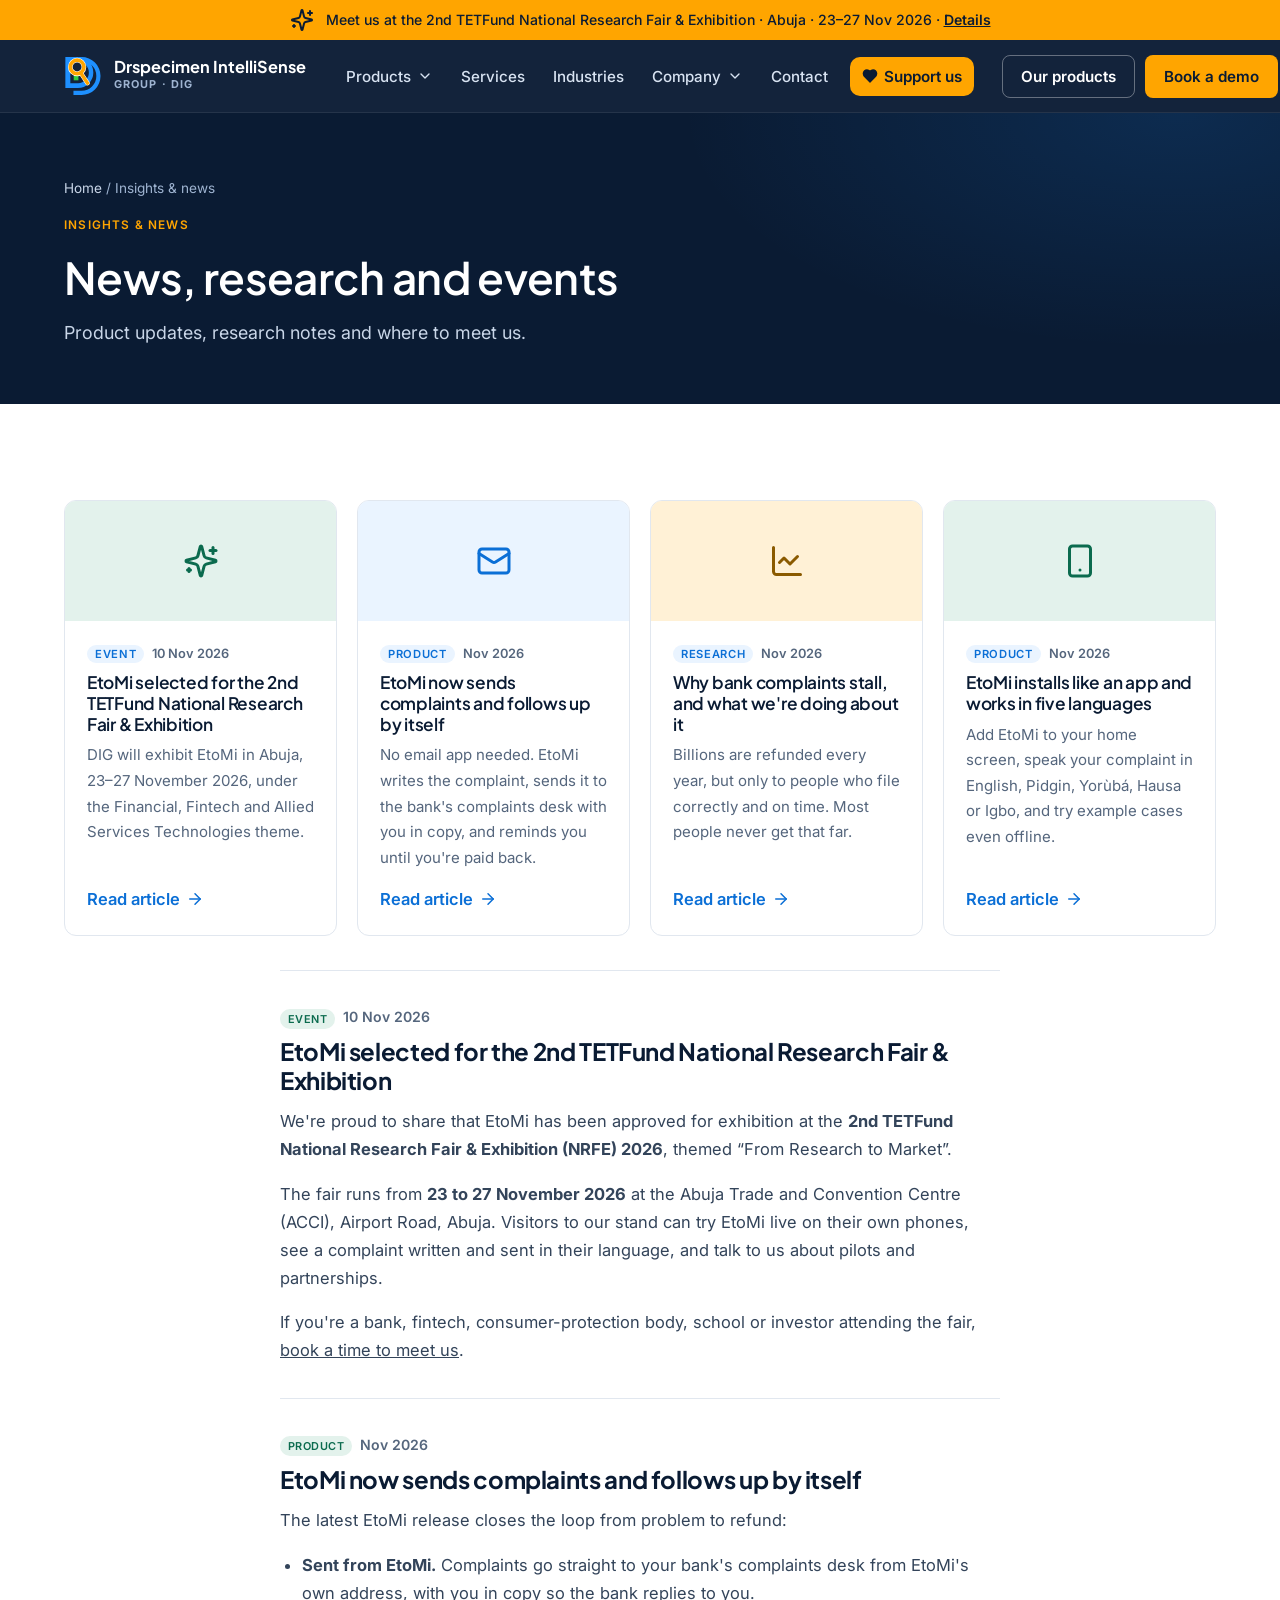
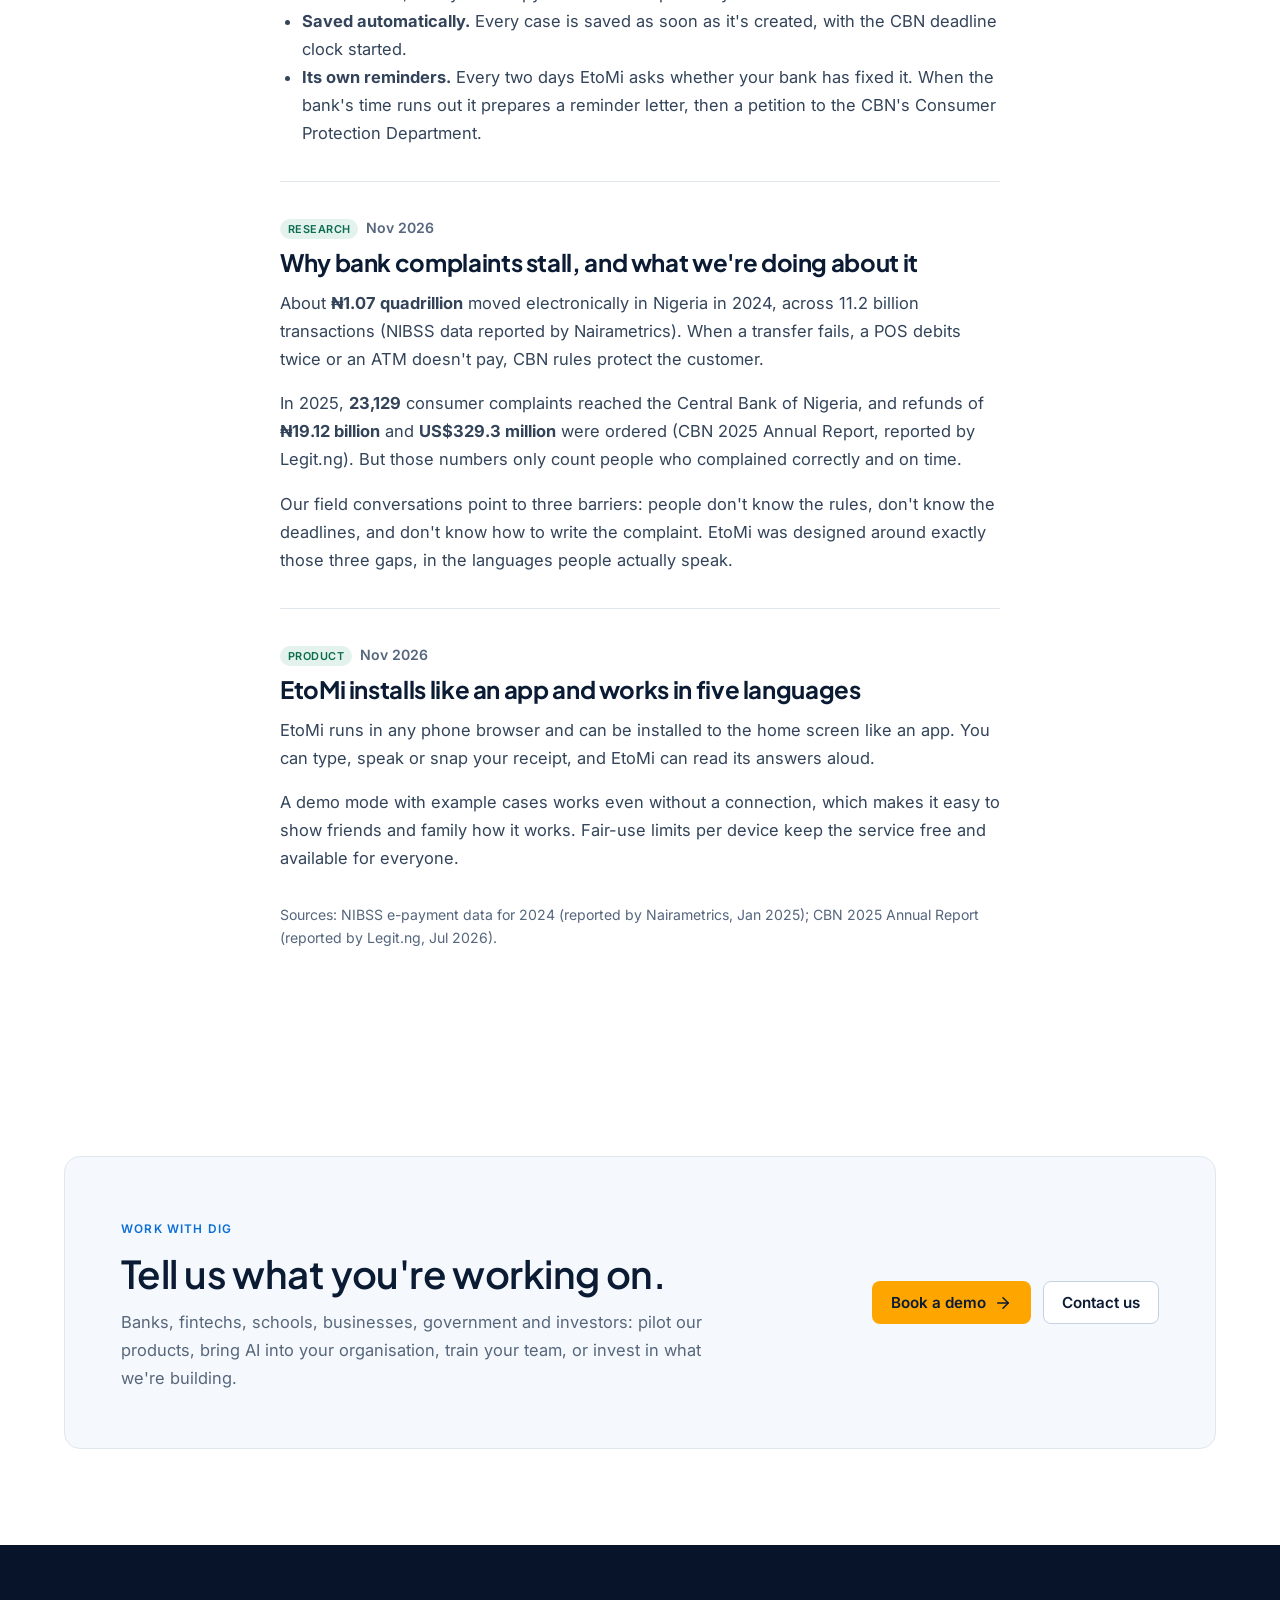
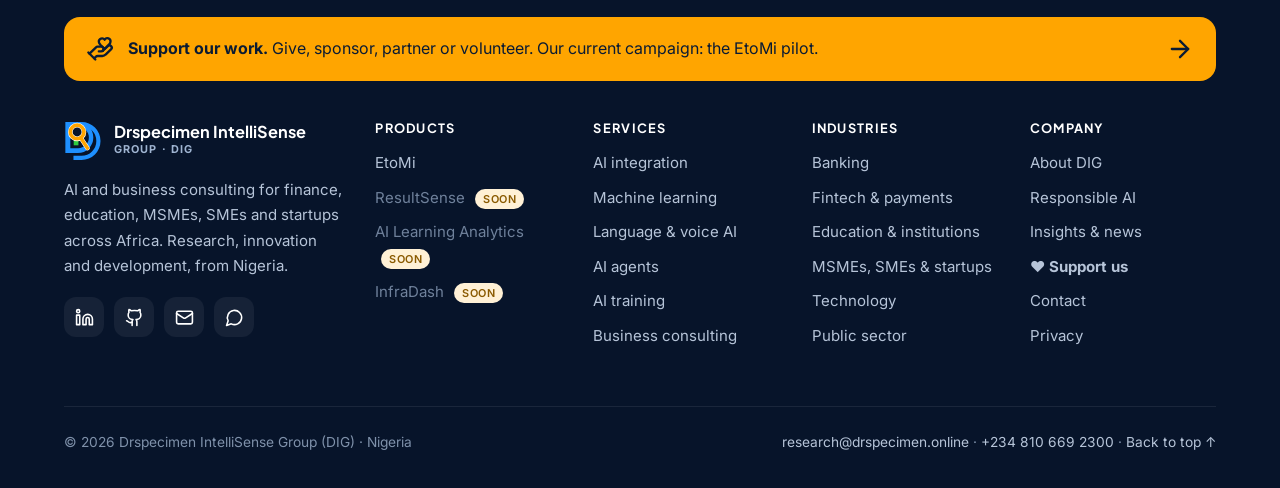
<file: insights.html>
<!doctype html>
<html lang="en">
<head>
<meta charset="utf-8">
<meta name="viewport" content="width=device-width, initial-scale=1">
<title>Insights & news · DIG</title>
<meta name="description" content="Product updates, research notes and events from Drspecimen IntelliSense Group.">
<link rel="canonical" href="https://drspecimen.online/insights">
<meta name="theme-color" content="#0A1B33">
<meta property="og:type" content="website">
<meta property="og:site_name" content="Drspecimen IntelliSense Group">
<meta property="og:title" content="Insights & news · DIG">
<meta property="og:description" content="Product updates, research notes and events from Drspecimen IntelliSense Group.">
<meta property="og:url" content="https://drspecimen.online/insights">
<meta property="og:image" content="https://drspecimen.online/assets/img/og-image.png">
<meta name="twitter:card" content="summary_large_image">
<link rel="icon" href="assets/img/favicon.svg" type="image/svg+xml">
<link rel="icon" href="assets/img/favicon-32.png" sizes="32x32">
<link rel="apple-touch-icon" href="assets/img/apple-touch-icon.png">
<link rel="manifest" href="site.webmanifest">
<link rel="preconnect" href="https://fonts.googleapis.com">
<link rel="preconnect" href="https://fonts.gstatic.com" crossorigin>
<link href="https://fonts.googleapis.com/css2?family=Inter:wght@400;500;600;700&family=Plus+Jakarta+Sans:wght@500;600;700&display=swap" rel="stylesheet">
<link rel="stylesheet" href="assets/css/site.css?v=9">

</head>
<body>
<a class="skip" href="#main">Skip to content</a>
<div class="strip"><div class="wrap"><svg class="icon" aria-hidden="true" xmlns="http://www.w3.org/2000/svg" viewBox="0 0 24 24" fill="none" stroke="currentColor" stroke-width="2" stroke-linecap="round" stroke-linejoin="round" > <path d="M9.937 15.5A2 2 0 0 0 8.5 14.063l-6.135-1.582a.5.5 0 0 1 0-.962L8.5 9.936A2 2 0 0 0 9.937 8.5l1.582-6.135a.5.5 0 0 1 .963 0L14.063 8.5A2 2 0 0 0 15.5 9.937l6.135 1.581a.5.5 0 0 1 0 .964L15.5 14.063a2 2 0 0 0-1.437 1.437l-1.582 6.135a.5.5 0 0 1-.963 0z" /> <path d="M20 3v4" /> <path d="M22 5h-4" /> <path d="M4 17v2" /> <path d="M5 18H3" /> </svg><span>Meet us at the 2nd TETFund National Research Fair &amp; Exhibition · Abuja · 23–27 Nov 2026 · <a href="insights.html#nrfe-2026">Details</a></span></div></div>
<header class="site-header">
 <div class="wrap">
  <a class="brand" href="index.html" aria-label="Drspecimen IntelliSense Group home"><img src="assets/img/dig-logo.svg" alt="" width="38" height="40"><span><b>Drspecimen IntelliSense</b><small>Group · DIG</small></span></a>
  <a class="mob-support" href="support.html"><svg class="icon" aria-hidden="true" xmlns="http://www.w3.org/2000/svg" viewBox="0 0 24 24" fill="none" stroke="currentColor" stroke-width="2" stroke-linecap="round" stroke-linejoin="round" > <path d="M19 14c1.49-1.46 3-3.21 3-5.5A5.5 5.5 0 0 0 16.5 3c-1.76 0-3 .5-4.5 2-1.5-1.5-2.74-2-4.5-2A5.5 5.5 0 0 0 2 8.5c0 2.3 1.5 4.05 3 5.5l7 7Z" /> </svg> Support</a>
  <button class="burger" aria-label="Open menu" aria-expanded="false"><svg class="icon" aria-hidden="true" xmlns="http://www.w3.org/2000/svg" viewBox="0 0 24 24" fill="none" stroke="currentColor" stroke-width="2" stroke-linecap="round" stroke-linejoin="round" > <line x1="4" x2="20" y1="12" y2="12" /> <line x1="4" x2="20" y1="6" y2="6" /> <line x1="4" x2="20" y1="18" y2="18" /> </svg></button>
  <ul class="nav">
   <li class="has-menu"><button aria-expanded="false" aria-haspopup="true">Products <svg class="icon chev" aria-hidden="true" xmlns="http://www.w3.org/2000/svg" viewBox="0 0 24 24" fill="none" stroke="currentColor" stroke-width="2" stroke-linecap="round" stroke-linejoin="round" > <path d="m6 9 6 6 6-6" /> </svg></button><div class="menu" role="menu" data-products-menu><a href="etomi.html"><span class="mi"><svg class="icon" aria-hidden="true" xmlns="http://www.w3.org/2000/svg" viewBox="0 0 24 24" fill="none" stroke="currentColor" stroke-width="2" stroke-linecap="round" stroke-linejoin="round" > <line x1="3" x2="21" y1="22" y2="22" /> <line x1="6" x2="6" y1="18" y2="11" /> <line x1="10" x2="10" y1="18" y2="11" /> <line x1="14" x2="14" y1="18" y2="11" /> <line x1="18" x2="18" y1="18" y2="11" /> <polygon points="12 2 20 7 4 7" /> </svg></span><span><b>EtoMi<span class="tag live">Live</span></b><span class="d">Consumer-rights AI for bank and payment complaints</span></span></a><div class="soon-item" aria-disabled="true"><span class="mi"><svg class="icon" aria-hidden="true" xmlns="http://www.w3.org/2000/svg" viewBox="0 0 24 24" fill="none" stroke="currentColor" stroke-width="2" stroke-linecap="round" stroke-linejoin="round" > <path d="M14 22v-4a2 2 0 1 0-4 0v4" /> <path d="m18 10 3.447 1.724a1 1 0 0 1 .553.894V20a2 2 0 0 1-2 2H4a2 2 0 0 1-2-2v-7.382a1 1 0 0 1 .553-.894L6 10" /> <path d="M18 5v17" /> <path d="m4 6 7.106-3.553a2 2 0 0 1 1.788 0L20 6" /> <path d="M6 5v17" /> <circle cx="12" cy="9" r="2" /> </svg></span><span><b>ResultSense<span class="tag soon">Coming soon</span></b><span class="d">AI for school results</span></span></div><div class="soon-item" aria-disabled="true"><span class="mi"><svg class="icon" aria-hidden="true" xmlns="http://www.w3.org/2000/svg" viewBox="0 0 24 24" fill="none" stroke="currentColor" stroke-width="2" stroke-linecap="round" stroke-linejoin="round" > <path d="M3 3v16a2 2 0 0 0 2 2h16" /> <path d="m19 9-5 5-4-4-3 3" /> </svg></span><span><b>AI Learning Analytics<span class="tag soon">Coming soon</span></b><span class="d">Student performance prediction</span></span></div><div class="soon-item" aria-disabled="true"><span class="mi"><svg class="icon" aria-hidden="true" xmlns="http://www.w3.org/2000/svg" viewBox="0 0 24 24" fill="none" stroke="currentColor" stroke-width="2" stroke-linecap="round" stroke-linejoin="round" > <rect width="20" height="8" x="2" y="2" rx="2" ry="2" /> <rect width="20" height="8" x="2" y="14" rx="2" ry="2" /> <line x1="6" x2="6.01" y1="6" y2="6" /> <line x1="6" x2="6.01" y1="18" y2="18" /> </svg></span><span><b>InfraDash<span class="tag soon">Coming soon</span></b><span class="d">Infrastructure intelligence</span></span></div></div></li>
   <li><a href="services.html">Services</a></li>
   <li><a href="industries.html">Industries</a></li>
   <li class="has-menu"><button aria-expanded="false" aria-haspopup="true">Company <svg class="icon chev" aria-hidden="true" xmlns="http://www.w3.org/2000/svg" viewBox="0 0 24 24" fill="none" stroke="currentColor" stroke-width="2" stroke-linecap="round" stroke-linejoin="round" > <path d="m6 9 6 6 6-6" /> </svg></button><div class="menu" role="menu">
     <a href="about.html"><span class="mi"><svg class="icon" aria-hidden="true" xmlns="http://www.w3.org/2000/svg" viewBox="0 0 24 24" fill="none" stroke="currentColor" stroke-width="2" stroke-linecap="round" stroke-linejoin="round" > <path d="M16 21v-2a4 4 0 0 0-4-4H6a4 4 0 0 0-4 4v2" /> <circle cx="9" cy="7" r="4" /> <path d="M22 21v-2a4 4 0 0 0-3-3.87" /> <path d="M16 3.13a4 4 0 0 1 0 7.75" /> </svg></span><span><b>About DIG</b><span class="d">Who we are, mission and vision</span></span></a>
     <a href="responsible-ai.html"><span class="mi"><svg class="icon" aria-hidden="true" xmlns="http://www.w3.org/2000/svg" viewBox="0 0 24 24" fill="none" stroke="currentColor" stroke-width="2" stroke-linecap="round" stroke-linejoin="round" > <path d="M20 13c0 5-3.5 7.5-7.66 8.95a1 1 0 0 1-.67-.01C7.5 20.5 4 18 4 13V6a1 1 0 0 1 1-1c2 0 4.5-1.2 6.24-2.72a1.17 1.17 0 0 1 1.52 0C14.51 3.81 17 5 19 5a1 1 0 0 1 1 1z" /> <path d="m9 12 2 2 4-4" /> </svg></span><span><b>Responsible AI</b><span class="d">How we build AI people can trust</span></span></a>
     <a href="insights.html"><span class="mi"><svg class="icon" aria-hidden="true" xmlns="http://www.w3.org/2000/svg" viewBox="0 0 24 24" fill="none" stroke="currentColor" stroke-width="2" stroke-linecap="round" stroke-linejoin="round" > <path d="M12 7v14" /> <path d="M3 18a1 1 0 0 1-1-1V4a1 1 0 0 1 1-1h5a4 4 0 0 1 4 4 4 4 0 0 1 4-4h5a1 1 0 0 1 1 1v13a1 1 0 0 1-1 1h-6a3 3 0 0 0-3 3 3 3 0 0 0-3-3z" /> </svg></span><span><b>Insights &amp; news</b><span class="d">Updates, research and events</span></span></a>
   </div></li>
   <li><a href="contact.html">Contact</a></li>
   <li><a class="nav-support" href="support.html"><svg class="icon" aria-hidden="true" xmlns="http://www.w3.org/2000/svg" viewBox="0 0 24 24" fill="none" stroke="currentColor" stroke-width="2" stroke-linecap="round" stroke-linejoin="round" > <path d="M19 14c1.49-1.46 3-3.21 3-5.5A5.5 5.5 0 0 0 16.5 3c-1.76 0-3 .5-4.5 2-1.5-1.5-2.74-2-4.5-2A5.5 5.5 0 0 0 2 8.5c0 2.3 1.5 4.05 3 5.5l7 7Z" /> </svg> Support us</a></li>
   <li class="mob-only"><a class="btn btn-primary" href="contact.html?topic=demo">Book a demo</a></li>
  </ul>
  <div class="head-cta"><a class="btn btn-ghost" href="index.html#products" data-latest="Latest: ">Our products</a><a class="btn btn-primary" href="contact.html?topic=demo">Book a demo</a></div>
 </div>
</header>
<main id="main"><section class="page-hero" style="padding:0"><div class="wrap"><div class="crumbs"><a href="index.html">Home</a> / Insights & news</div>
<div class="eyebrow" style="margin-top:18px">Insights &amp; news</div><h1>News, research and events</h1><p>Product updates, research notes and where to meet us.</p></div></section>
<section><div class="wrap"><div class="grid g4" style="margin-bottom:20px"><a class="news rv" href="insights.html#nrfe-2026"><div class="thumb" style="background:linear-gradient(135deg,#0B6B4E,#0A3B33)"><svg class="icon" aria-hidden="true" xmlns="http://www.w3.org/2000/svg" viewBox="0 0 24 24" fill="none" stroke="currentColor" stroke-width="2" stroke-linecap="round" stroke-linejoin="round" > <path d="M9.937 15.5A2 2 0 0 0 8.5 14.063l-6.135-1.582a.5.5 0 0 1 0-.962L8.5 9.936A2 2 0 0 0 9.937 8.5l1.582-6.135a.5.5 0 0 1 .963 0L14.063 8.5A2 2 0 0 0 15.5 9.937l6.135 1.581a.5.5 0 0 1 0 .964L15.5 14.063a2 2 0 0 0-1.437 1.437l-1.582 6.135a.5.5 0 0 1-.963 0z" /> <path d="M20 3v4" /> <path d="M22 5h-4" /> <path d="M4 17v2" /> <path d="M5 18H3" /> </svg></div><div class="b"><div class="meta"><i>Event</i>10 Nov 2026</div><h3>EtoMi selected for the 2nd TETFund National Research Fair & Exhibition</h3><p>DIG will exhibit EtoMi in Abuja, 23–27 November 2026, under the Financial, Fintech and Allied Services Technologies theme.</p><span class="link">Read article <svg class="icon" aria-hidden="true" xmlns="http://www.w3.org/2000/svg" viewBox="0 0 24 24" fill="none" stroke="currentColor" stroke-width="2" stroke-linecap="round" stroke-linejoin="round" > <path d="M5 12h14" /> <path d="m12 5 7 7-7 7" /> </svg></span></div></a><a class="news rv" href="insights.html#etomi-sends"><div class="thumb" style="background:linear-gradient(135deg,#1E5AA8,#0A1B33)"><svg class="icon" aria-hidden="true" xmlns="http://www.w3.org/2000/svg" viewBox="0 0 24 24" fill="none" stroke="currentColor" stroke-width="2" stroke-linecap="round" stroke-linejoin="round" > <rect width="20" height="16" x="2" y="4" rx="2" /> <path d="m22 7-8.97 5.7a1.94 1.94 0 0 1-2.06 0L2 7" /> </svg></div><div class="b"><div class="meta"><i>Product</i>Nov 2026</div><h3>EtoMi now sends complaints and follows up by itself</h3><p>No email app needed. EtoMi writes the complaint, sends it to the bank's complaints desk with you in copy, and reminds you until you're paid back.</p><span class="link">Read article <svg class="icon" aria-hidden="true" xmlns="http://www.w3.org/2000/svg" viewBox="0 0 24 24" fill="none" stroke="currentColor" stroke-width="2" stroke-linecap="round" stroke-linejoin="round" > <path d="M5 12h14" /> <path d="m12 5 7 7-7 7" /> </svg></span></div></a><a class="news rv" href="insights.html#why-complaints-stall"><div class="thumb" style="background:linear-gradient(135deg,#7A4A00,#0A1B33)"><svg class="icon" aria-hidden="true" xmlns="http://www.w3.org/2000/svg" viewBox="0 0 24 24" fill="none" stroke="currentColor" stroke-width="2" stroke-linecap="round" stroke-linejoin="round" > <path d="M3 3v16a2 2 0 0 0 2 2h16" /> <path d="m19 9-5 5-4-4-3 3" /> </svg></div><div class="b"><div class="meta"><i>Research</i>Nov 2026</div><h3>Why bank complaints stall, and what we're doing about it</h3><p>Billions are refunded every year, but only to people who file correctly and on time. Most people never get that far.</p><span class="link">Read article <svg class="icon" aria-hidden="true" xmlns="http://www.w3.org/2000/svg" viewBox="0 0 24 24" fill="none" stroke="currentColor" stroke-width="2" stroke-linecap="round" stroke-linejoin="round" > <path d="M5 12h14" /> <path d="m12 5 7 7-7 7" /> </svg></span></div></a><a class="news rv" href="insights.html#etomi-app"><div class="thumb" style="background:linear-gradient(135deg,#5B3FA8,#0A1B33)"><svg class="icon" aria-hidden="true" xmlns="http://www.w3.org/2000/svg" viewBox="0 0 24 24" fill="none" stroke="currentColor" stroke-width="2" stroke-linecap="round" stroke-linejoin="round" > <rect width="14" height="20" x="5" y="2" rx="2" ry="2" /> <path d="M12 18h.01" /> </svg></div><div class="b"><div class="meta"><i>Product</i>Nov 2026</div><h3>EtoMi installs like an app and works in five languages</h3><p>Add EtoMi to your home screen, speak your complaint in English, Pidgin, Yorùbá, Hausa or Igbo, and try example cases even offline.</p><span class="link">Read article <svg class="icon" aria-hidden="true" xmlns="http://www.w3.org/2000/svg" viewBox="0 0 24 24" fill="none" stroke="currentColor" stroke-width="2" stroke-linecap="round" stroke-linejoin="round" > <path d="M5 12h14" /> <path d="m12 5 7 7-7 7" /> </svg></span></div></a></div><div class="prose" style="margin:0 auto"><article class="article rv" id="nrfe-2026" style="scroll-margin-top:110px"><div class="meta"><span class="tag live" style="margin:0 8px 0 0">Event</span>10 Nov 2026</div><h2>EtoMi selected for the 2nd TETFund National Research Fair & Exhibition</h2><p>We're proud to share that EtoMi has been approved for exhibition at the <b>2nd TETFund National Research Fair &amp; Exhibition (NRFE) 2026</b>, themed “From Research to Market”.</p>
<p>The fair runs from <b>23 to 27 November 2026</b> at the Abuja Trade and Convention Centre (ACCI), Airport Road, Abuja. Visitors to our stand can try EtoMi live on their own phones, see a complaint written and sent in their language, and talk to us about pilots and partnerships.</p>
<p>If you're a bank, fintech, consumer-protection body, school or investor attending the fair, <a href="contact.html?topic=demo">book a time to meet us</a>.</p></article><article class="article rv" id="etomi-sends" style="scroll-margin-top:110px"><div class="meta"><span class="tag live" style="margin:0 8px 0 0">Product</span>Nov 2026</div><h2>EtoMi now sends complaints and follows up by itself</h2><p>The latest EtoMi release closes the loop from problem to refund:</p>
<ul><li><b>Sent from EtoMi.</b> Complaints go straight to your bank's complaints desk from EtoMi's own address, with you in copy so the bank replies to you.</li>
<li><b>Saved automatically.</b> Every case is saved as soon as it's created, with the CBN deadline clock started.</li>
<li><b>Its own reminders.</b> Every two days EtoMi asks whether your bank has fixed it. When the bank's time runs out it prepares a reminder letter, then a petition to the CBN's Consumer Protection Department.</li></ul></article><article class="article rv" id="why-complaints-stall" style="scroll-margin-top:110px"><div class="meta"><span class="tag live" style="margin:0 8px 0 0">Research</span>Nov 2026</div><h2>Why bank complaints stall, and what we're doing about it</h2><p>About <b>₦1.07 quadrillion</b> moved electronically in Nigeria in 2024, across 11.2 billion transactions (NIBSS data reported by Nairametrics). When a transfer fails, a POS debits twice or an ATM doesn't pay, CBN rules protect the customer.</p>
<p>In 2025, <b>23,129</b> consumer complaints reached the Central Bank of Nigeria, and refunds of <b>₦19.12 billion</b> and <b>US$329.3 million</b> were ordered (CBN 2025 Annual Report, reported by Legit.ng). But those numbers only count people who complained correctly and on time.</p>
<p>Our field conversations point to three barriers: people don't know the rules, don't know the deadlines, and don't know how to write the complaint. EtoMi was designed around exactly those three gaps, in the languages people actually speak.</p></article><article class="article rv" id="etomi-app" style="scroll-margin-top:110px"><div class="meta"><span class="tag live" style="margin:0 8px 0 0">Product</span>Nov 2026</div><h2>EtoMi installs like an app and works in five languages</h2><p>EtoMi runs in any phone browser and can be installed to the home screen like an app. You can type, speak or snap your receipt, and EtoMi can read its answers aloud.</p>
<p>A demo mode with example cases works even without a connection, which makes it easy to show friends and family how it works. Fair-use limits per device keep the service free and available for everyone.</p></article>
<p class="muted" style="margin-top:30px;font-size:.88rem;color:var(--muted)">Sources: NIBSS e-payment data for 2024 (reported by Nairametrics, Jan 2025); CBN 2025 Annual Report (reported by Legit.ng, Jul 2026).</p></div></div></section><section><div class="wrap"><div class="cta-band rv"><div><div class="eyebrow">Work with DIG</div><h2>Tell us what you're working on.</h2><p>Banks, fintechs, schools, businesses, government and investors: pilot our products, bring AI into your organisation, train your team, or invest in what we're building.</p></div>
<div class="ctas"><a class="btn btn-primary" href="contact.html?topic=demo">Book a demo <svg class="icon" aria-hidden="true" xmlns="http://www.w3.org/2000/svg" viewBox="0 0 24 24" fill="none" stroke="currentColor" stroke-width="2" stroke-linecap="round" stroke-linejoin="round" > <path d="M5 12h14" /> <path d="m12 5 7 7-7 7" /> </svg></a><a class="btn btn-ghost" href="contact.html">Contact us</a></div></div></div></section></main>
<footer class="site-footer">
 <div class="wrap">
  <a class="f-support" href="support.html"><svg class="icon" aria-hidden="true" xmlns="http://www.w3.org/2000/svg" viewBox="0 0 24 24" fill="none" stroke="currentColor" stroke-width="2" stroke-linecap="round" stroke-linejoin="round" > <path d="M11 14h2a2 2 0 1 0 0-4h-3c-.6 0-1.1.2-1.4.6L3 16" /> <path d="m7 20 1.6-1.4c.3-.4.8-.6 1.4-.6h4c1.1 0 2.1-.4 2.8-1.2l4.6-4.4a2 2 0 0 0-2.75-2.91l-4.2 3.9" /> <path d="m2 15 6 6" /> <path d="M19.5 8.5c.7-.7 1.5-1.6 1.5-2.7A2.73 2.73 0 0 0 16 4a2.78 2.78 0 0 0-5 1.8c0 1.2.8 2 1.5 2.8L16 12Z" /> </svg><span><b>Support our work.</b> Give, sponsor, partner or volunteer. Our current campaign: the EtoMi pilot.</span><svg class="icon" aria-hidden="true" xmlns="http://www.w3.org/2000/svg" viewBox="0 0 24 24" fill="none" stroke="currentColor" stroke-width="2" stroke-linecap="round" stroke-linejoin="round" > <path d="M5 12h14" /> <path d="m12 5 7 7-7 7" /> </svg></a>
  <div class="f-top">
   <div class="f-brand">
    <a class="brand" href="index.html"><img src="assets/img/dig-logo.svg" alt="" width="38" height="40"><span><b style="color:#fff">Drspecimen IntelliSense</b><small>Group · DIG</small></span></a>
    <p>AI and business consulting for finance, education, MSMEs, SMEs and startups across Africa. Research, innovation and development, from Nigeria.</p>
    <div class="social">
     <a href="https://www.linkedin.com/company/drspecimen" aria-label="DIG on LinkedIn" rel="noopener"><svg class="icon" aria-hidden="true" xmlns="http://www.w3.org/2000/svg" viewBox="0 0 24 24" fill="none" stroke="currentColor" stroke-width="2" stroke-linecap="round" stroke-linejoin="round" > <path d="M16 8a6 6 0 0 1 6 6v7h-4v-7a2 2 0 0 0-2-2 2 2 0 0 0-2 2v7h-4v-7a6 6 0 0 1 6-6z" /> <rect width="4" height="12" x="2" y="9" /> <circle cx="4" cy="4" r="2" /> </svg></a>
     <a href="https://github.com/drspecimen" aria-label="DIG on GitHub" rel="noopener"><svg class="icon" aria-hidden="true" xmlns="http://www.w3.org/2000/svg" viewBox="0 0 24 24" fill="none" stroke="currentColor" stroke-width="2" stroke-linecap="round" stroke-linejoin="round" > <path d="M15 22v-4a4.8 4.8 0 0 0-1-3.5c3 0 6-2 6-5.5.08-1.25-.27-2.48-1-3.5.28-1.15.28-2.35 0-3.5 0 0-1 0-3 1.5-2.64-.5-5.36-.5-8 0C6 2 5 2 5 2c-.3 1.15-.3 2.35 0 3.5A5.403 5.403 0 0 0 4 9c0 3.5 3 5.5 6 5.5-.39.49-.68 1.05-.85 1.65-.17.6-.22 1.23-.15 1.85v4" /> <path d="M9 18c-4.51 2-5-2-7-2" /> </svg></a>
     <a href="mailto:research@drspecimen.online" aria-label="Email DIG"><svg class="icon" aria-hidden="true" xmlns="http://www.w3.org/2000/svg" viewBox="0 0 24 24" fill="none" stroke="currentColor" stroke-width="2" stroke-linecap="round" stroke-linejoin="round" > <rect width="20" height="16" x="2" y="4" rx="2" /> <path d="m22 7-8.97 5.7a1.94 1.94 0 0 1-2.06 0L2 7" /> </svg></a>
     <a href="https://wa.me/2348106692300" aria-label="WhatsApp DIG" rel="noopener"><svg class="icon" aria-hidden="true" xmlns="http://www.w3.org/2000/svg" viewBox="0 0 24 24" fill="none" stroke="currentColor" stroke-width="2" stroke-linecap="round" stroke-linejoin="round" > <path d="M7.9 20A9 9 0 1 0 4 16.1L2 22Z" /> </svg></a>
    </div>
   </div>
   <div class="f-col"><h4>Products</h4><ul><li><a href="etomi.html">EtoMi</a></li><li class="muted">ResultSense <span class="tag soon">Soon</span></li><li class="muted">AI Learning Analytics <span class="tag soon">Soon</span></li><li class="muted">InfraDash <span class="tag soon">Soon</span></li></ul></div>
   <div class="f-col"><h4>Services</h4><ul>
    <li><a href="services.html#ai-integration">AI integration</a></li><li><a href="services.html#machine-learning-predictive-analytics">Machine learning</a></li>
    <li><a href="services.html#language-voice-ai">Language &amp; voice AI</a></li><li><a href="services.html#ai-agents-automation">AI agents</a></li>
    <li><a href="services.html#ai-training-capacity-building">AI training</a></li><li><a href="services.html#consulting">Business consulting</a></li></ul></div>
   <div class="f-col"><h4>Industries</h4><ul>
    <li><a href="industries.html#banking">Banking</a></li><li><a href="industries.html#fintech-payments">Fintech &amp; payments</a></li>
    <li><a href="industries.html#education-institutions">Education &amp; institutions</a></li><li><a href="industries.html#msmes-smes-startups">MSMEs, SMEs &amp; startups</a></li>
    <li><a href="industries.html#technology-infrastructure">Technology</a></li><li><a href="industries.html#public-sector-ngos">Public sector</a></li></ul></div>
   <div class="f-col"><h4>Company</h4><ul>
    <li><a href="about.html">About DIG</a></li><li><a href="responsible-ai.html">Responsible AI</a></li>
    <li><a href="insights.html">Insights &amp; news</a></li><li><a href="support.html"><b>❤ Support us</b></a></li><li><a href="contact.html">Contact</a></li><li><a href="privacy.html">Privacy</a></li></ul></div>
  </div>
  <div class="f-bot"><span>© <span data-year>2026</span> Drspecimen IntelliSense Group (DIG) · Nigeria</span>
   <span><a href="mailto:research@drspecimen.online">research@drspecimen.online</a> · <a href="https://wa.me/2348106692300">+234 810 669 2300</a> · <a href="#main">Back to top ↑</a></span></div>
 </div>
</footer>
<script src="assets/js/site.js?v=9" defer></script>
<script src="assets/js/products.js?v=9" defer></script>
<script src="https://admin.drspecimen.online/give.js" defer></script>
</body></html>
</file>
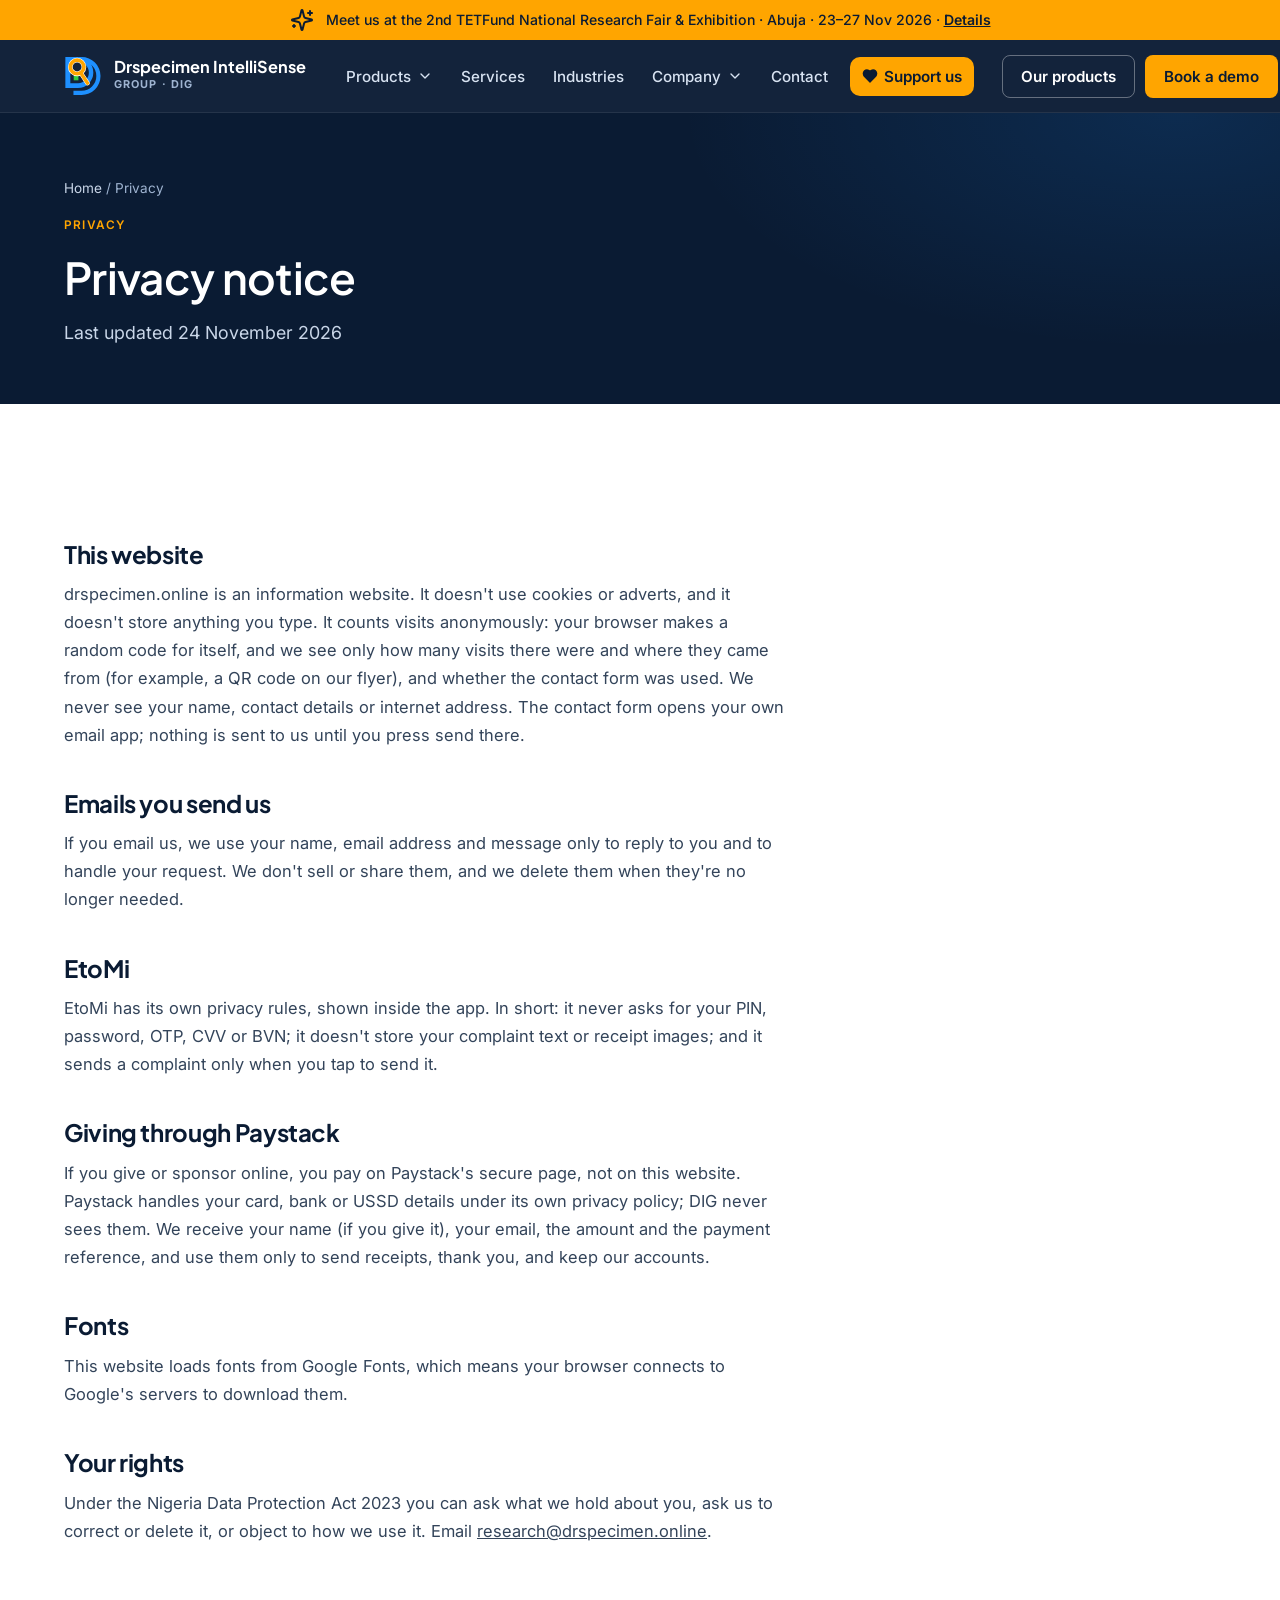
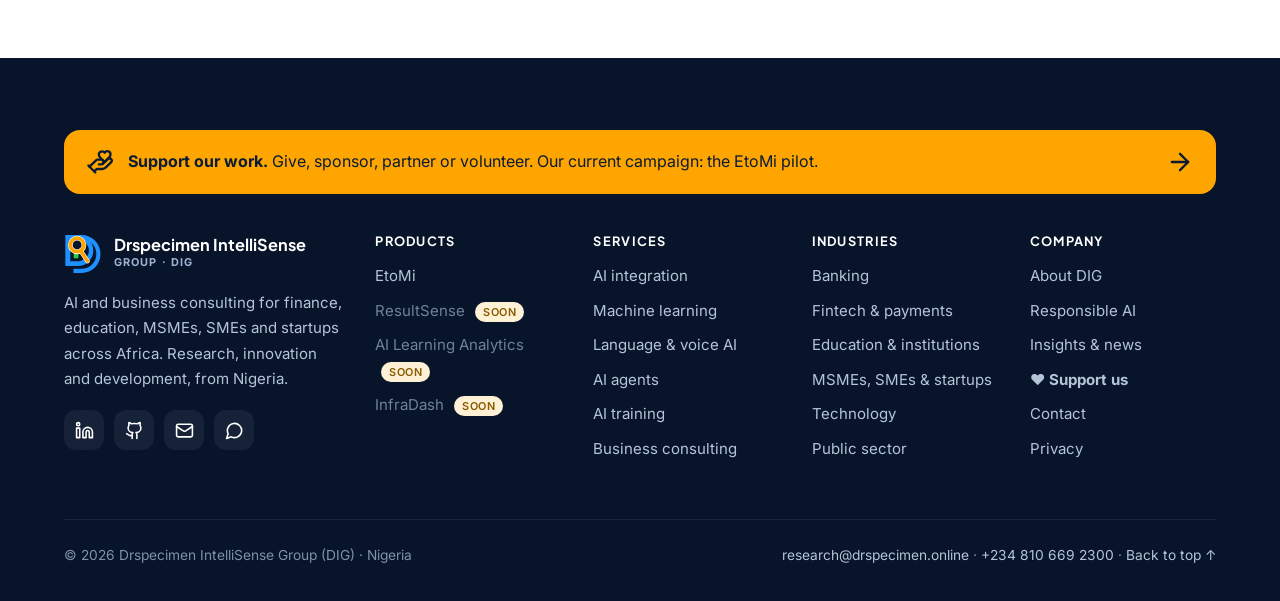
<file: privacy.html>
<!doctype html>
<html lang="en">
<head>
<meta charset="utf-8">
<meta name="viewport" content="width=device-width, initial-scale=1">
<title>Privacy · DIG</title>
<meta name="description" content="How Drspecimen IntelliSense Group handles personal data on this website.">
<link rel="canonical" href="https://drspecimen.online/privacy">
<meta name="theme-color" content="#0A1B33">
<meta property="og:type" content="website">
<meta property="og:site_name" content="Drspecimen IntelliSense Group">
<meta property="og:title" content="Privacy · DIG">
<meta property="og:description" content="How Drspecimen IntelliSense Group handles personal data on this website.">
<meta property="og:url" content="https://drspecimen.online/privacy">
<meta property="og:image" content="https://drspecimen.online/assets/img/og-image.png">
<meta name="twitter:card" content="summary_large_image">
<link rel="icon" href="assets/img/favicon.svg" type="image/svg+xml">
<link rel="icon" href="assets/img/favicon-32.png" sizes="32x32">
<link rel="apple-touch-icon" href="assets/img/apple-touch-icon.png">
<link rel="manifest" href="site.webmanifest">
<link rel="preconnect" href="https://fonts.googleapis.com">
<link rel="preconnect" href="https://fonts.gstatic.com" crossorigin>
<link href="https://fonts.googleapis.com/css2?family=Inter:wght@400;500;600;700&family=Plus+Jakarta+Sans:wght@500;600;700&display=swap" rel="stylesheet">
<link rel="stylesheet" href="assets/css/site.css?v=9">

</head>
<body>
<a class="skip" href="#main">Skip to content</a>
<div class="strip"><div class="wrap"><svg class="icon" aria-hidden="true" xmlns="http://www.w3.org/2000/svg" viewBox="0 0 24 24" fill="none" stroke="currentColor" stroke-width="2" stroke-linecap="round" stroke-linejoin="round" > <path d="M9.937 15.5A2 2 0 0 0 8.5 14.063l-6.135-1.582a.5.5 0 0 1 0-.962L8.5 9.936A2 2 0 0 0 9.937 8.5l1.582-6.135a.5.5 0 0 1 .963 0L14.063 8.5A2 2 0 0 0 15.5 9.937l6.135 1.581a.5.5 0 0 1 0 .964L15.5 14.063a2 2 0 0 0-1.437 1.437l-1.582 6.135a.5.5 0 0 1-.963 0z" /> <path d="M20 3v4" /> <path d="M22 5h-4" /> <path d="M4 17v2" /> <path d="M5 18H3" /> </svg><span>Meet us at the 2nd TETFund National Research Fair &amp; Exhibition · Abuja · 23–27 Nov 2026 · <a href="insights.html#nrfe-2026">Details</a></span></div></div>
<header class="site-header">
 <div class="wrap">
  <a class="brand" href="index.html" aria-label="Drspecimen IntelliSense Group home"><img src="assets/img/dig-logo.svg" alt="" width="38" height="40"><span><b>Drspecimen IntelliSense</b><small>Group · DIG</small></span></a>
  <a class="mob-support" href="support.html"><svg class="icon" aria-hidden="true" xmlns="http://www.w3.org/2000/svg" viewBox="0 0 24 24" fill="none" stroke="currentColor" stroke-width="2" stroke-linecap="round" stroke-linejoin="round" > <path d="M19 14c1.49-1.46 3-3.21 3-5.5A5.5 5.5 0 0 0 16.5 3c-1.76 0-3 .5-4.5 2-1.5-1.5-2.74-2-4.5-2A5.5 5.5 0 0 0 2 8.5c0 2.3 1.5 4.05 3 5.5l7 7Z" /> </svg> Support</a>
  <button class="burger" aria-label="Open menu" aria-expanded="false"><svg class="icon" aria-hidden="true" xmlns="http://www.w3.org/2000/svg" viewBox="0 0 24 24" fill="none" stroke="currentColor" stroke-width="2" stroke-linecap="round" stroke-linejoin="round" > <line x1="4" x2="20" y1="12" y2="12" /> <line x1="4" x2="20" y1="6" y2="6" /> <line x1="4" x2="20" y1="18" y2="18" /> </svg></button>
  <ul class="nav">
   <li class="has-menu"><button aria-expanded="false" aria-haspopup="true">Products <svg class="icon chev" aria-hidden="true" xmlns="http://www.w3.org/2000/svg" viewBox="0 0 24 24" fill="none" stroke="currentColor" stroke-width="2" stroke-linecap="round" stroke-linejoin="round" > <path d="m6 9 6 6 6-6" /> </svg></button><div class="menu" role="menu" data-products-menu><a href="etomi.html"><span class="mi"><svg class="icon" aria-hidden="true" xmlns="http://www.w3.org/2000/svg" viewBox="0 0 24 24" fill="none" stroke="currentColor" stroke-width="2" stroke-linecap="round" stroke-linejoin="round" > <line x1="3" x2="21" y1="22" y2="22" /> <line x1="6" x2="6" y1="18" y2="11" /> <line x1="10" x2="10" y1="18" y2="11" /> <line x1="14" x2="14" y1="18" y2="11" /> <line x1="18" x2="18" y1="18" y2="11" /> <polygon points="12 2 20 7 4 7" /> </svg></span><span><b>EtoMi<span class="tag live">Live</span></b><span class="d">Consumer-rights AI for bank and payment complaints</span></span></a><div class="soon-item" aria-disabled="true"><span class="mi"><svg class="icon" aria-hidden="true" xmlns="http://www.w3.org/2000/svg" viewBox="0 0 24 24" fill="none" stroke="currentColor" stroke-width="2" stroke-linecap="round" stroke-linejoin="round" > <path d="M14 22v-4a2 2 0 1 0-4 0v4" /> <path d="m18 10 3.447 1.724a1 1 0 0 1 .553.894V20a2 2 0 0 1-2 2H4a2 2 0 0 1-2-2v-7.382a1 1 0 0 1 .553-.894L6 10" /> <path d="M18 5v17" /> <path d="m4 6 7.106-3.553a2 2 0 0 1 1.788 0L20 6" /> <path d="M6 5v17" /> <circle cx="12" cy="9" r="2" /> </svg></span><span><b>ResultSense<span class="tag soon">Coming soon</span></b><span class="d">AI for school results</span></span></div><div class="soon-item" aria-disabled="true"><span class="mi"><svg class="icon" aria-hidden="true" xmlns="http://www.w3.org/2000/svg" viewBox="0 0 24 24" fill="none" stroke="currentColor" stroke-width="2" stroke-linecap="round" stroke-linejoin="round" > <path d="M3 3v16a2 2 0 0 0 2 2h16" /> <path d="m19 9-5 5-4-4-3 3" /> </svg></span><span><b>AI Learning Analytics<span class="tag soon">Coming soon</span></b><span class="d">Student performance prediction</span></span></div><div class="soon-item" aria-disabled="true"><span class="mi"><svg class="icon" aria-hidden="true" xmlns="http://www.w3.org/2000/svg" viewBox="0 0 24 24" fill="none" stroke="currentColor" stroke-width="2" stroke-linecap="round" stroke-linejoin="round" > <rect width="20" height="8" x="2" y="2" rx="2" ry="2" /> <rect width="20" height="8" x="2" y="14" rx="2" ry="2" /> <line x1="6" x2="6.01" y1="6" y2="6" /> <line x1="6" x2="6.01" y1="18" y2="18" /> </svg></span><span><b>InfraDash<span class="tag soon">Coming soon</span></b><span class="d">Infrastructure intelligence</span></span></div></div></li>
   <li><a href="services.html">Services</a></li>
   <li><a href="industries.html">Industries</a></li>
   <li class="has-menu"><button aria-expanded="false" aria-haspopup="true">Company <svg class="icon chev" aria-hidden="true" xmlns="http://www.w3.org/2000/svg" viewBox="0 0 24 24" fill="none" stroke="currentColor" stroke-width="2" stroke-linecap="round" stroke-linejoin="round" > <path d="m6 9 6 6 6-6" /> </svg></button><div class="menu" role="menu">
     <a href="about.html"><span class="mi"><svg class="icon" aria-hidden="true" xmlns="http://www.w3.org/2000/svg" viewBox="0 0 24 24" fill="none" stroke="currentColor" stroke-width="2" stroke-linecap="round" stroke-linejoin="round" > <path d="M16 21v-2a4 4 0 0 0-4-4H6a4 4 0 0 0-4 4v2" /> <circle cx="9" cy="7" r="4" /> <path d="M22 21v-2a4 4 0 0 0-3-3.87" /> <path d="M16 3.13a4 4 0 0 1 0 7.75" /> </svg></span><span><b>About DIG</b><span class="d">Who we are, mission and vision</span></span></a>
     <a href="responsible-ai.html"><span class="mi"><svg class="icon" aria-hidden="true" xmlns="http://www.w3.org/2000/svg" viewBox="0 0 24 24" fill="none" stroke="currentColor" stroke-width="2" stroke-linecap="round" stroke-linejoin="round" > <path d="M20 13c0 5-3.5 7.5-7.66 8.95a1 1 0 0 1-.67-.01C7.5 20.5 4 18 4 13V6a1 1 0 0 1 1-1c2 0 4.5-1.2 6.24-2.72a1.17 1.17 0 0 1 1.52 0C14.51 3.81 17 5 19 5a1 1 0 0 1 1 1z" /> <path d="m9 12 2 2 4-4" /> </svg></span><span><b>Responsible AI</b><span class="d">How we build AI people can trust</span></span></a>
     <a href="insights.html"><span class="mi"><svg class="icon" aria-hidden="true" xmlns="http://www.w3.org/2000/svg" viewBox="0 0 24 24" fill="none" stroke="currentColor" stroke-width="2" stroke-linecap="round" stroke-linejoin="round" > <path d="M12 7v14" /> <path d="M3 18a1 1 0 0 1-1-1V4a1 1 0 0 1 1-1h5a4 4 0 0 1 4 4 4 4 0 0 1 4-4h5a1 1 0 0 1 1 1v13a1 1 0 0 1-1 1h-6a3 3 0 0 0-3 3 3 3 0 0 0-3-3z" /> </svg></span><span><b>Insights &amp; news</b><span class="d">Updates, research and events</span></span></a>
   </div></li>
   <li><a href="contact.html">Contact</a></li>
   <li><a class="nav-support" href="support.html"><svg class="icon" aria-hidden="true" xmlns="http://www.w3.org/2000/svg" viewBox="0 0 24 24" fill="none" stroke="currentColor" stroke-width="2" stroke-linecap="round" stroke-linejoin="round" > <path d="M19 14c1.49-1.46 3-3.21 3-5.5A5.5 5.5 0 0 0 16.5 3c-1.76 0-3 .5-4.5 2-1.5-1.5-2.74-2-4.5-2A5.5 5.5 0 0 0 2 8.5c0 2.3 1.5 4.05 3 5.5l7 7Z" /> </svg> Support us</a></li>
   <li class="mob-only"><a class="btn btn-primary" href="contact.html?topic=demo">Book a demo</a></li>
  </ul>
  <div class="head-cta"><a class="btn btn-ghost" href="index.html#products" data-latest="Latest: ">Our products</a><a class="btn btn-primary" href="contact.html?topic=demo">Book a demo</a></div>
 </div>
</header>
<main id="main"><section class="page-hero" style="padding:0"><div class="wrap"><div class="crumbs"><a href="index.html">Home</a> / Privacy</div>
<div class="eyebrow" style="margin-top:18px">Privacy</div><h1>Privacy notice</h1><p>Last updated 24 November 2026</p></div></section>
<section><div class="wrap"><div class="prose">
<h2>This website</h2><p>drspecimen.online is an information website. It doesn't use cookies or adverts, and it doesn't store anything you type. It counts visits anonymously: your browser makes a random code for itself, and we see only how many visits there were and where they came from (for example, a QR code on our flyer), and whether the contact form was used. We never see your name, contact details or internet address. The contact form opens your own email app; nothing is sent to us until you press send there.</p>
<h2>Emails you send us</h2><p>If you email us, we use your name, email address and message only to reply to you and to handle your request. We don't sell or share them, and we delete them when they're no longer needed.</p>
<h2>EtoMi</h2><p>EtoMi has its own privacy rules, shown inside the app. In short: it never asks for your PIN, password, OTP, CVV or BVN; it doesn't store your complaint text or receipt images; and it sends a complaint only when you tap to send it.</p>
<h2>Giving through Paystack</h2><p>If you give or sponsor online, you pay on Paystack's secure page, not on this website. Paystack handles your card, bank or USSD details under its own privacy policy; DIG never sees them. We receive your name (if you give it), your email, the amount and the payment reference, and use them only to send receipts, thank you, and keep our accounts.</p>
<h2>Fonts</h2><p>This website loads fonts from Google Fonts, which means your browser connects to Google's servers to download them.</p>
<h2>Your rights</h2><p>Under the Nigeria Data Protection Act 2023 you can ask what we hold about you, ask us to correct or delete it, or object to how we use it. Email <a href="mailto:research@drspecimen.online">research@drspecimen.online</a>.</p>
</div></div></section></main>
<footer class="site-footer">
 <div class="wrap">
  <a class="f-support" href="support.html"><svg class="icon" aria-hidden="true" xmlns="http://www.w3.org/2000/svg" viewBox="0 0 24 24" fill="none" stroke="currentColor" stroke-width="2" stroke-linecap="round" stroke-linejoin="round" > <path d="M11 14h2a2 2 0 1 0 0-4h-3c-.6 0-1.1.2-1.4.6L3 16" /> <path d="m7 20 1.6-1.4c.3-.4.8-.6 1.4-.6h4c1.1 0 2.1-.4 2.8-1.2l4.6-4.4a2 2 0 0 0-2.75-2.91l-4.2 3.9" /> <path d="m2 15 6 6" /> <path d="M19.5 8.5c.7-.7 1.5-1.6 1.5-2.7A2.73 2.73 0 0 0 16 4a2.78 2.78 0 0 0-5 1.8c0 1.2.8 2 1.5 2.8L16 12Z" /> </svg><span><b>Support our work.</b> Give, sponsor, partner or volunteer. Our current campaign: the EtoMi pilot.</span><svg class="icon" aria-hidden="true" xmlns="http://www.w3.org/2000/svg" viewBox="0 0 24 24" fill="none" stroke="currentColor" stroke-width="2" stroke-linecap="round" stroke-linejoin="round" > <path d="M5 12h14" /> <path d="m12 5 7 7-7 7" /> </svg></a>
  <div class="f-top">
   <div class="f-brand">
    <a class="brand" href="index.html"><img src="assets/img/dig-logo.svg" alt="" width="38" height="40"><span><b style="color:#fff">Drspecimen IntelliSense</b><small>Group · DIG</small></span></a>
    <p>AI and business consulting for finance, education, MSMEs, SMEs and startups across Africa. Research, innovation and development, from Nigeria.</p>
    <div class="social">
     <a href="https://www.linkedin.com/company/drspecimen" aria-label="DIG on LinkedIn" rel="noopener"><svg class="icon" aria-hidden="true" xmlns="http://www.w3.org/2000/svg" viewBox="0 0 24 24" fill="none" stroke="currentColor" stroke-width="2" stroke-linecap="round" stroke-linejoin="round" > <path d="M16 8a6 6 0 0 1 6 6v7h-4v-7a2 2 0 0 0-2-2 2 2 0 0 0-2 2v7h-4v-7a6 6 0 0 1 6-6z" /> <rect width="4" height="12" x="2" y="9" /> <circle cx="4" cy="4" r="2" /> </svg></a>
     <a href="https://github.com/drspecimen" aria-label="DIG on GitHub" rel="noopener"><svg class="icon" aria-hidden="true" xmlns="http://www.w3.org/2000/svg" viewBox="0 0 24 24" fill="none" stroke="currentColor" stroke-width="2" stroke-linecap="round" stroke-linejoin="round" > <path d="M15 22v-4a4.8 4.8 0 0 0-1-3.5c3 0 6-2 6-5.5.08-1.25-.27-2.48-1-3.5.28-1.15.28-2.35 0-3.5 0 0-1 0-3 1.5-2.64-.5-5.36-.5-8 0C6 2 5 2 5 2c-.3 1.15-.3 2.35 0 3.5A5.403 5.403 0 0 0 4 9c0 3.5 3 5.5 6 5.5-.39.49-.68 1.05-.85 1.65-.17.6-.22 1.23-.15 1.85v4" /> <path d="M9 18c-4.51 2-5-2-7-2" /> </svg></a>
     <a href="mailto:research@drspecimen.online" aria-label="Email DIG"><svg class="icon" aria-hidden="true" xmlns="http://www.w3.org/2000/svg" viewBox="0 0 24 24" fill="none" stroke="currentColor" stroke-width="2" stroke-linecap="round" stroke-linejoin="round" > <rect width="20" height="16" x="2" y="4" rx="2" /> <path d="m22 7-8.97 5.7a1.94 1.94 0 0 1-2.06 0L2 7" /> </svg></a>
     <a href="https://wa.me/2348106692300" aria-label="WhatsApp DIG" rel="noopener"><svg class="icon" aria-hidden="true" xmlns="http://www.w3.org/2000/svg" viewBox="0 0 24 24" fill="none" stroke="currentColor" stroke-width="2" stroke-linecap="round" stroke-linejoin="round" > <path d="M7.9 20A9 9 0 1 0 4 16.1L2 22Z" /> </svg></a>
    </div>
   </div>
   <div class="f-col"><h4>Products</h4><ul><li><a href="etomi.html">EtoMi</a></li><li class="muted">ResultSense <span class="tag soon">Soon</span></li><li class="muted">AI Learning Analytics <span class="tag soon">Soon</span></li><li class="muted">InfraDash <span class="tag soon">Soon</span></li></ul></div>
   <div class="f-col"><h4>Services</h4><ul>
    <li><a href="services.html#ai-integration">AI integration</a></li><li><a href="services.html#machine-learning-predictive-analytics">Machine learning</a></li>
    <li><a href="services.html#language-voice-ai">Language &amp; voice AI</a></li><li><a href="services.html#ai-agents-automation">AI agents</a></li>
    <li><a href="services.html#ai-training-capacity-building">AI training</a></li><li><a href="services.html#consulting">Business consulting</a></li></ul></div>
   <div class="f-col"><h4>Industries</h4><ul>
    <li><a href="industries.html#banking">Banking</a></li><li><a href="industries.html#fintech-payments">Fintech &amp; payments</a></li>
    <li><a href="industries.html#education-institutions">Education &amp; institutions</a></li><li><a href="industries.html#msmes-smes-startups">MSMEs, SMEs &amp; startups</a></li>
    <li><a href="industries.html#technology-infrastructure">Technology</a></li><li><a href="industries.html#public-sector-ngos">Public sector</a></li></ul></div>
   <div class="f-col"><h4>Company</h4><ul>
    <li><a href="about.html">About DIG</a></li><li><a href="responsible-ai.html">Responsible AI</a></li>
    <li><a href="insights.html">Insights &amp; news</a></li><li><a href="support.html"><b>❤ Support us</b></a></li><li><a href="contact.html">Contact</a></li><li><a href="privacy.html">Privacy</a></li></ul></div>
  </div>
  <div class="f-bot"><span>© <span data-year>2026</span> Drspecimen IntelliSense Group (DIG) · Nigeria</span>
   <span><a href="mailto:research@drspecimen.online">research@drspecimen.online</a> · <a href="https://wa.me/2348106692300">+234 810 669 2300</a> · <a href="#main">Back to top ↑</a></span></div>
 </div>
</footer>
<script src="assets/js/site.js?v=9" defer></script>
<script src="assets/js/products.js?v=9" defer></script>
<script src="https://admin.drspecimen.online/give.js" defer></script>
</body></html>
</file>
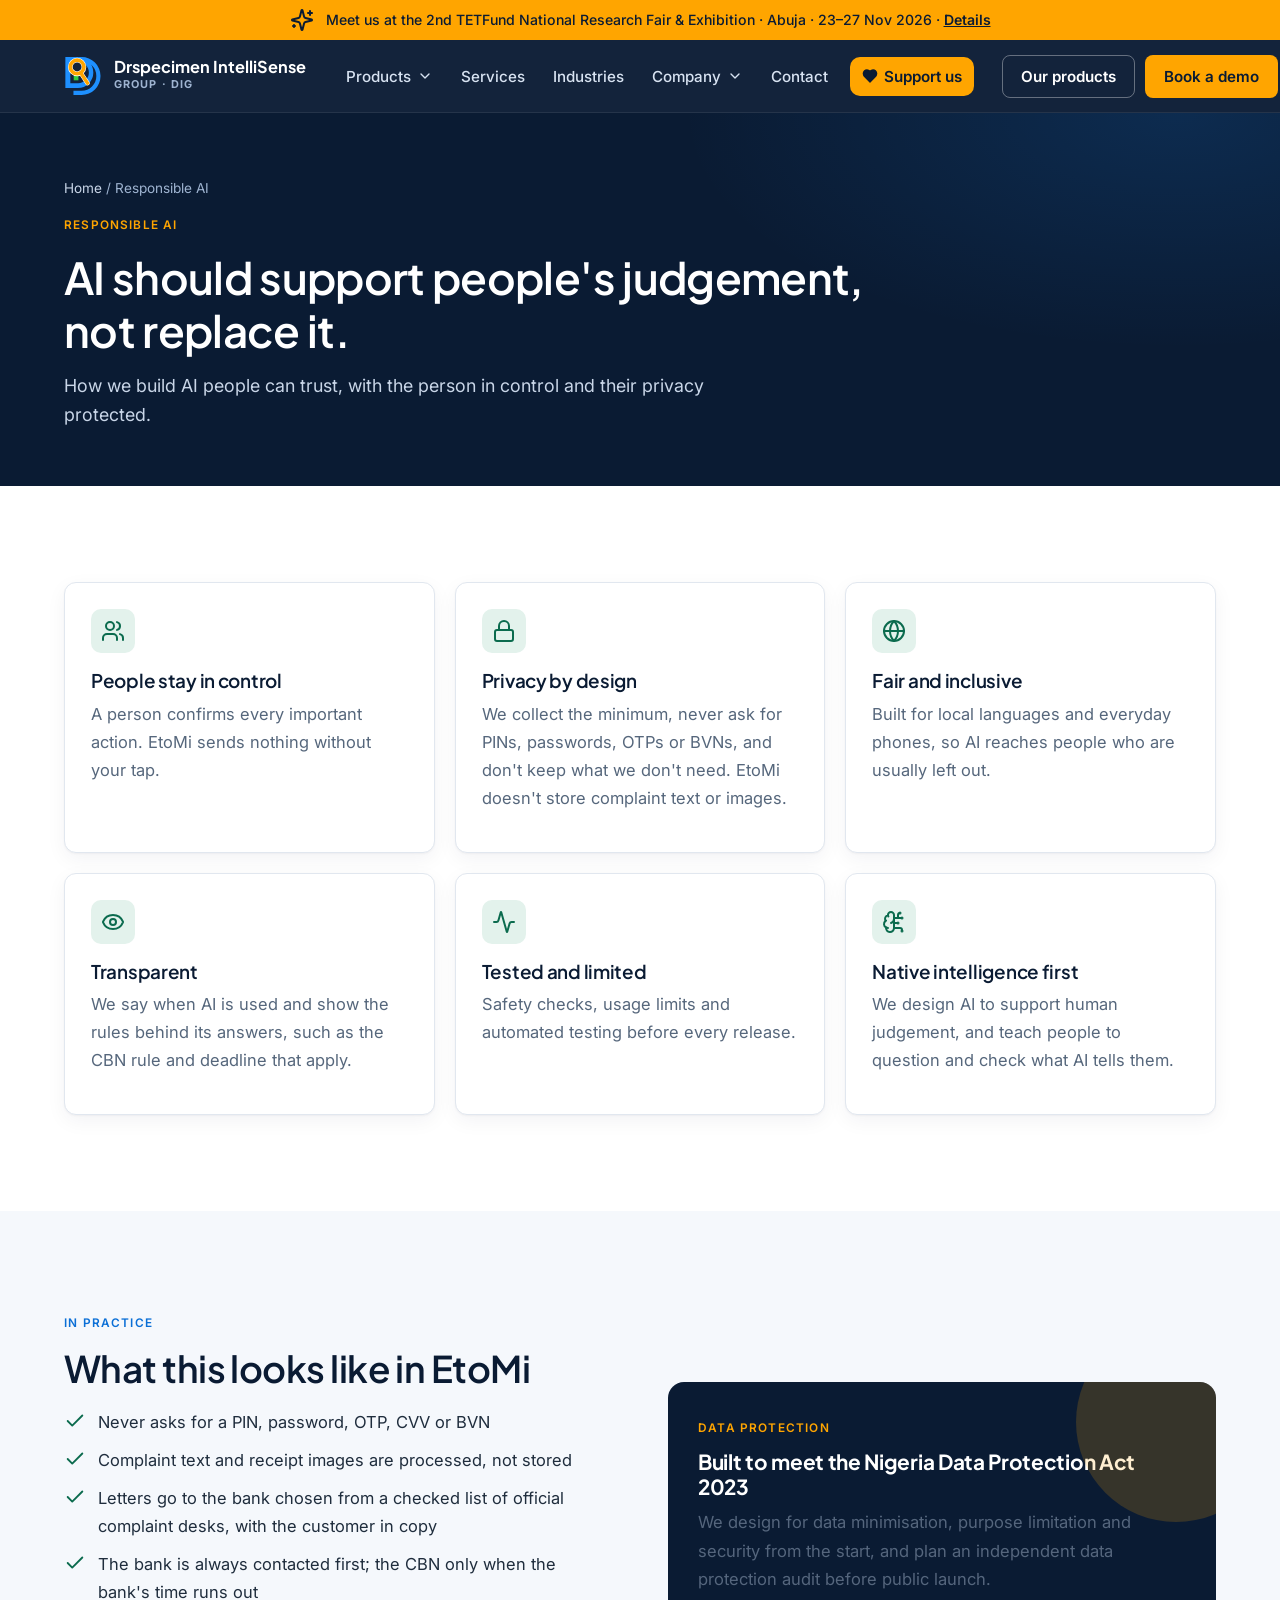
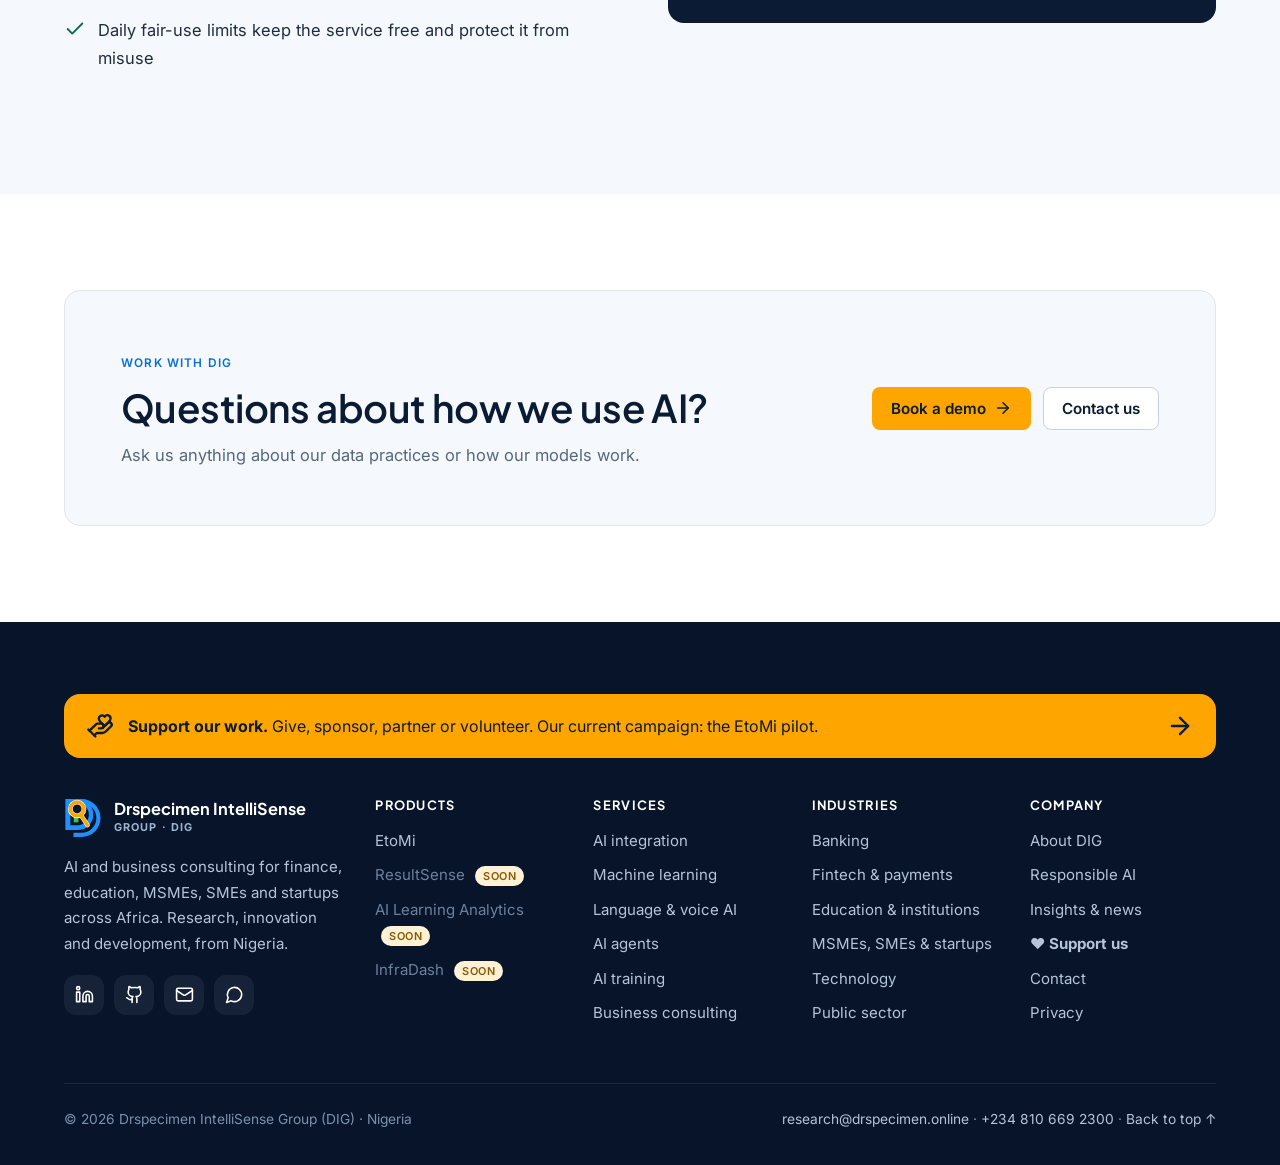
<file: responsible-ai.html>
<!doctype html>
<html lang="en">
<head>
<meta charset="utf-8">
<meta name="viewport" content="width=device-width, initial-scale=1">
<title>Responsible AI · DIG</title>
<meta name="description" content="DIG's principles for responsible AI: people in control, privacy by design, fairness and inclusion, transparency and testing.">
<link rel="canonical" href="https://drspecimen.online/responsible-ai">
<meta name="theme-color" content="#0A1B33">
<meta property="og:type" content="website">
<meta property="og:site_name" content="Drspecimen IntelliSense Group">
<meta property="og:title" content="Responsible AI · DIG">
<meta property="og:description" content="DIG's principles for responsible AI: people in control, privacy by design, fairness and inclusion, transparency and testing.">
<meta property="og:url" content="https://drspecimen.online/responsible-ai">
<meta property="og:image" content="https://drspecimen.online/assets/img/og-image.png">
<meta name="twitter:card" content="summary_large_image">
<link rel="icon" href="assets/img/favicon.svg" type="image/svg+xml">
<link rel="icon" href="assets/img/favicon-32.png" sizes="32x32">
<link rel="apple-touch-icon" href="assets/img/apple-touch-icon.png">
<link rel="manifest" href="site.webmanifest">
<link rel="preconnect" href="https://fonts.googleapis.com">
<link rel="preconnect" href="https://fonts.gstatic.com" crossorigin>
<link href="https://fonts.googleapis.com/css2?family=Inter:wght@400;500;600;700&family=Plus+Jakarta+Sans:wght@500;600;700&display=swap" rel="stylesheet">
<link rel="stylesheet" href="assets/css/site.css?v=9">

</head>
<body>
<a class="skip" href="#main">Skip to content</a>
<div class="strip"><div class="wrap"><svg class="icon" aria-hidden="true" xmlns="http://www.w3.org/2000/svg" viewBox="0 0 24 24" fill="none" stroke="currentColor" stroke-width="2" stroke-linecap="round" stroke-linejoin="round" > <path d="M9.937 15.5A2 2 0 0 0 8.5 14.063l-6.135-1.582a.5.5 0 0 1 0-.962L8.5 9.936A2 2 0 0 0 9.937 8.5l1.582-6.135a.5.5 0 0 1 .963 0L14.063 8.5A2 2 0 0 0 15.5 9.937l6.135 1.581a.5.5 0 0 1 0 .964L15.5 14.063a2 2 0 0 0-1.437 1.437l-1.582 6.135a.5.5 0 0 1-.963 0z" /> <path d="M20 3v4" /> <path d="M22 5h-4" /> <path d="M4 17v2" /> <path d="M5 18H3" /> </svg><span>Meet us at the 2nd TETFund National Research Fair &amp; Exhibition · Abuja · 23–27 Nov 2026 · <a href="insights.html#nrfe-2026">Details</a></span></div></div>
<header class="site-header">
 <div class="wrap">
  <a class="brand" href="index.html" aria-label="Drspecimen IntelliSense Group home"><img src="assets/img/dig-logo.svg" alt="" width="38" height="40"><span><b>Drspecimen IntelliSense</b><small>Group · DIG</small></span></a>
  <a class="mob-support" href="support.html"><svg class="icon" aria-hidden="true" xmlns="http://www.w3.org/2000/svg" viewBox="0 0 24 24" fill="none" stroke="currentColor" stroke-width="2" stroke-linecap="round" stroke-linejoin="round" > <path d="M19 14c1.49-1.46 3-3.21 3-5.5A5.5 5.5 0 0 0 16.5 3c-1.76 0-3 .5-4.5 2-1.5-1.5-2.74-2-4.5-2A5.5 5.5 0 0 0 2 8.5c0 2.3 1.5 4.05 3 5.5l7 7Z" /> </svg> Support</a>
  <button class="burger" aria-label="Open menu" aria-expanded="false"><svg class="icon" aria-hidden="true" xmlns="http://www.w3.org/2000/svg" viewBox="0 0 24 24" fill="none" stroke="currentColor" stroke-width="2" stroke-linecap="round" stroke-linejoin="round" > <line x1="4" x2="20" y1="12" y2="12" /> <line x1="4" x2="20" y1="6" y2="6" /> <line x1="4" x2="20" y1="18" y2="18" /> </svg></button>
  <ul class="nav">
   <li class="has-menu"><button aria-expanded="false" aria-haspopup="true">Products <svg class="icon chev" aria-hidden="true" xmlns="http://www.w3.org/2000/svg" viewBox="0 0 24 24" fill="none" stroke="currentColor" stroke-width="2" stroke-linecap="round" stroke-linejoin="round" > <path d="m6 9 6 6 6-6" /> </svg></button><div class="menu" role="menu" data-products-menu><a href="etomi.html"><span class="mi"><svg class="icon" aria-hidden="true" xmlns="http://www.w3.org/2000/svg" viewBox="0 0 24 24" fill="none" stroke="currentColor" stroke-width="2" stroke-linecap="round" stroke-linejoin="round" > <line x1="3" x2="21" y1="22" y2="22" /> <line x1="6" x2="6" y1="18" y2="11" /> <line x1="10" x2="10" y1="18" y2="11" /> <line x1="14" x2="14" y1="18" y2="11" /> <line x1="18" x2="18" y1="18" y2="11" /> <polygon points="12 2 20 7 4 7" /> </svg></span><span><b>EtoMi<span class="tag live">Live</span></b><span class="d">Consumer-rights AI for bank and payment complaints</span></span></a><div class="soon-item" aria-disabled="true"><span class="mi"><svg class="icon" aria-hidden="true" xmlns="http://www.w3.org/2000/svg" viewBox="0 0 24 24" fill="none" stroke="currentColor" stroke-width="2" stroke-linecap="round" stroke-linejoin="round" > <path d="M14 22v-4a2 2 0 1 0-4 0v4" /> <path d="m18 10 3.447 1.724a1 1 0 0 1 .553.894V20a2 2 0 0 1-2 2H4a2 2 0 0 1-2-2v-7.382a1 1 0 0 1 .553-.894L6 10" /> <path d="M18 5v17" /> <path d="m4 6 7.106-3.553a2 2 0 0 1 1.788 0L20 6" /> <path d="M6 5v17" /> <circle cx="12" cy="9" r="2" /> </svg></span><span><b>ResultSense<span class="tag soon">Coming soon</span></b><span class="d">AI for school results</span></span></div><div class="soon-item" aria-disabled="true"><span class="mi"><svg class="icon" aria-hidden="true" xmlns="http://www.w3.org/2000/svg" viewBox="0 0 24 24" fill="none" stroke="currentColor" stroke-width="2" stroke-linecap="round" stroke-linejoin="round" > <path d="M3 3v16a2 2 0 0 0 2 2h16" /> <path d="m19 9-5 5-4-4-3 3" /> </svg></span><span><b>AI Learning Analytics<span class="tag soon">Coming soon</span></b><span class="d">Student performance prediction</span></span></div><div class="soon-item" aria-disabled="true"><span class="mi"><svg class="icon" aria-hidden="true" xmlns="http://www.w3.org/2000/svg" viewBox="0 0 24 24" fill="none" stroke="currentColor" stroke-width="2" stroke-linecap="round" stroke-linejoin="round" > <rect width="20" height="8" x="2" y="2" rx="2" ry="2" /> <rect width="20" height="8" x="2" y="14" rx="2" ry="2" /> <line x1="6" x2="6.01" y1="6" y2="6" /> <line x1="6" x2="6.01" y1="18" y2="18" /> </svg></span><span><b>InfraDash<span class="tag soon">Coming soon</span></b><span class="d">Infrastructure intelligence</span></span></div></div></li>
   <li><a href="services.html">Services</a></li>
   <li><a href="industries.html">Industries</a></li>
   <li class="has-menu"><button aria-expanded="false" aria-haspopup="true">Company <svg class="icon chev" aria-hidden="true" xmlns="http://www.w3.org/2000/svg" viewBox="0 0 24 24" fill="none" stroke="currentColor" stroke-width="2" stroke-linecap="round" stroke-linejoin="round" > <path d="m6 9 6 6 6-6" /> </svg></button><div class="menu" role="menu">
     <a href="about.html"><span class="mi"><svg class="icon" aria-hidden="true" xmlns="http://www.w3.org/2000/svg" viewBox="0 0 24 24" fill="none" stroke="currentColor" stroke-width="2" stroke-linecap="round" stroke-linejoin="round" > <path d="M16 21v-2a4 4 0 0 0-4-4H6a4 4 0 0 0-4 4v2" /> <circle cx="9" cy="7" r="4" /> <path d="M22 21v-2a4 4 0 0 0-3-3.87" /> <path d="M16 3.13a4 4 0 0 1 0 7.75" /> </svg></span><span><b>About DIG</b><span class="d">Who we are, mission and vision</span></span></a>
     <a href="responsible-ai.html"><span class="mi"><svg class="icon" aria-hidden="true" xmlns="http://www.w3.org/2000/svg" viewBox="0 0 24 24" fill="none" stroke="currentColor" stroke-width="2" stroke-linecap="round" stroke-linejoin="round" > <path d="M20 13c0 5-3.5 7.5-7.66 8.95a1 1 0 0 1-.67-.01C7.5 20.5 4 18 4 13V6a1 1 0 0 1 1-1c2 0 4.5-1.2 6.24-2.72a1.17 1.17 0 0 1 1.52 0C14.51 3.81 17 5 19 5a1 1 0 0 1 1 1z" /> <path d="m9 12 2 2 4-4" /> </svg></span><span><b>Responsible AI</b><span class="d">How we build AI people can trust</span></span></a>
     <a href="insights.html"><span class="mi"><svg class="icon" aria-hidden="true" xmlns="http://www.w3.org/2000/svg" viewBox="0 0 24 24" fill="none" stroke="currentColor" stroke-width="2" stroke-linecap="round" stroke-linejoin="round" > <path d="M12 7v14" /> <path d="M3 18a1 1 0 0 1-1-1V4a1 1 0 0 1 1-1h5a4 4 0 0 1 4 4 4 4 0 0 1 4-4h5a1 1 0 0 1 1 1v13a1 1 0 0 1-1 1h-6a3 3 0 0 0-3 3 3 3 0 0 0-3-3z" /> </svg></span><span><b>Insights &amp; news</b><span class="d">Updates, research and events</span></span></a>
   </div></li>
   <li><a href="contact.html">Contact</a></li>
   <li><a class="nav-support" href="support.html"><svg class="icon" aria-hidden="true" xmlns="http://www.w3.org/2000/svg" viewBox="0 0 24 24" fill="none" stroke="currentColor" stroke-width="2" stroke-linecap="round" stroke-linejoin="round" > <path d="M19 14c1.49-1.46 3-3.21 3-5.5A5.5 5.5 0 0 0 16.5 3c-1.76 0-3 .5-4.5 2-1.5-1.5-2.74-2-4.5-2A5.5 5.5 0 0 0 2 8.5c0 2.3 1.5 4.05 3 5.5l7 7Z" /> </svg> Support us</a></li>
   <li class="mob-only"><a class="btn btn-primary" href="contact.html?topic=demo">Book a demo</a></li>
  </ul>
  <div class="head-cta"><a class="btn btn-ghost" href="index.html#products" data-latest="Latest: ">Our products</a><a class="btn btn-primary" href="contact.html?topic=demo">Book a demo</a></div>
 </div>
</header>
<main id="main"><section class="page-hero" style="padding:0"><div class="wrap"><div class="crumbs"><a href="index.html">Home</a> / Responsible AI</div>
<div class="eyebrow" style="margin-top:18px">Responsible AI</div><h1>AI should support people's judgement, not replace it.</h1><p>How we build AI people can trust, with the person in control and their privacy protected.</p></div></section>
<section><div class="wrap"><div class="grid g3"><div class="card rv"><div class="ic g"><svg class="icon" aria-hidden="true" xmlns="http://www.w3.org/2000/svg" viewBox="0 0 24 24" fill="none" stroke="currentColor" stroke-width="2" stroke-linecap="round" stroke-linejoin="round" > <path d="M16 21v-2a4 4 0 0 0-4-4H6a4 4 0 0 0-4 4v2" /> <circle cx="9" cy="7" r="4" /> <path d="M22 21v-2a4 4 0 0 0-3-3.87" /> <path d="M16 3.13a4 4 0 0 1 0 7.75" /> </svg></div><h3>People stay in control</h3><p>A person confirms every important action. EtoMi sends nothing without your tap.</p></div><div class="card rv"><div class="ic g"><svg class="icon" aria-hidden="true" xmlns="http://www.w3.org/2000/svg" viewBox="0 0 24 24" fill="none" stroke="currentColor" stroke-width="2" stroke-linecap="round" stroke-linejoin="round" > <rect width="18" height="11" x="3" y="11" rx="2" ry="2" /> <path d="M7 11V7a5 5 0 0 1 10 0v4" /> </svg></div><h3>Privacy by design</h3><p>We collect the minimum, never ask for PINs, passwords, OTPs or BVNs, and don't keep what we don't need. EtoMi doesn't store complaint text or images.</p></div><div class="card rv"><div class="ic g"><svg class="icon" aria-hidden="true" xmlns="http://www.w3.org/2000/svg" viewBox="0 0 24 24" fill="none" stroke="currentColor" stroke-width="2" stroke-linecap="round" stroke-linejoin="round" > <circle cx="12" cy="12" r="10" /> <path d="M12 2a14.5 14.5 0 0 0 0 20 14.5 14.5 0 0 0 0-20" /> <path d="M2 12h20" /> </svg></div><h3>Fair and inclusive</h3><p>Built for local languages and everyday phones, so AI reaches people who are usually left out.</p></div><div class="card rv"><div class="ic g"><svg class="icon" aria-hidden="true" xmlns="http://www.w3.org/2000/svg" viewBox="0 0 24 24" fill="none" stroke="currentColor" stroke-width="2" stroke-linecap="round" stroke-linejoin="round" > <path d="M2.062 12.348a1 1 0 0 1 0-.696 10.75 10.75 0 0 1 19.876 0 1 1 0 0 1 0 .696 10.75 10.75 0 0 1-19.876 0" /> <circle cx="12" cy="12" r="3" /> </svg></div><h3>Transparent</h3><p>We say when AI is used and show the rules behind its answers, such as the CBN rule and deadline that apply.</p></div><div class="card rv"><div class="ic g"><svg class="icon" aria-hidden="true" xmlns="http://www.w3.org/2000/svg" viewBox="0 0 24 24" fill="none" stroke="currentColor" stroke-width="2" stroke-linecap="round" stroke-linejoin="round" > <path d="M22 12h-2.48a2 2 0 0 0-1.93 1.46l-2.35 8.36a.25.25 0 0 1-.48 0L9.24 2.18a.25.25 0 0 0-.48 0l-2.35 8.36A2 2 0 0 1 4.49 12H2" /> </svg></div><h3>Tested and limited</h3><p>Safety checks, usage limits and automated testing before every release.</p></div><div class="card rv"><div class="ic g"><svg class="icon" aria-hidden="true" xmlns="http://www.w3.org/2000/svg" viewBox="0 0 24 24" fill="none" stroke="currentColor" stroke-width="2" stroke-linecap="round" stroke-linejoin="round" > <path d="M12 5a3 3 0 1 0-5.997.125 4 4 0 0 0-2.526 5.77 4 4 0 0 0 .556 6.588A4 4 0 1 0 12 18Z" /> <path d="M9 13a4.5 4.5 0 0 0 3-4" /> <path d="M6.003 5.125A3 3 0 0 0 6.401 6.5" /> <path d="M3.477 10.896a4 4 0 0 1 .585-.396" /> <path d="M6 18a4 4 0 0 1-1.967-.516" /> <path d="M12 13h4" /> <path d="M12 18h6a2 2 0 0 1 2 2v1" /> <path d="M12 8h8" /> <path d="M16 8V5a2 2 0 0 1 2-2" /> <circle cx="16" cy="13" r=".5" /> <circle cx="18" cy="3" r=".5" /> <circle cx="20" cy="21" r=".5" /> <circle cx="20" cy="8" r=".5" /> </svg></div><h3>Native intelligence first</h3><p>We design AI to support human judgement, and teach people to question and check what AI tells them.</p></div></div></div></section>
<section class="soft"><div class="wrap"><div class="split"><div class="rv"><div class="eyebrow dark">In practice</div><h2>What this looks like in EtoMi</h2>
<ul class="ticks"><li><svg class="icon" aria-hidden="true" xmlns="http://www.w3.org/2000/svg" viewBox="0 0 24 24" fill="none" stroke="currentColor" stroke-width="2" stroke-linecap="round" stroke-linejoin="round" > <path d="M20 6 9 17l-5-5" /> </svg>Never asks for a PIN, password, OTP, CVV or BVN</li><li><svg class="icon" aria-hidden="true" xmlns="http://www.w3.org/2000/svg" viewBox="0 0 24 24" fill="none" stroke="currentColor" stroke-width="2" stroke-linecap="round" stroke-linejoin="round" > <path d="M20 6 9 17l-5-5" /> </svg>Complaint text and receipt images are processed, not stored</li><li><svg class="icon" aria-hidden="true" xmlns="http://www.w3.org/2000/svg" viewBox="0 0 24 24" fill="none" stroke="currentColor" stroke-width="2" stroke-linecap="round" stroke-linejoin="round" > <path d="M20 6 9 17l-5-5" /> </svg>Letters go to the bank chosen from a checked list of official complaint desks, with the customer in copy</li><li><svg class="icon" aria-hidden="true" xmlns="http://www.w3.org/2000/svg" viewBox="0 0 24 24" fill="none" stroke="currentColor" stroke-width="2" stroke-linecap="round" stroke-linejoin="round" > <path d="M20 6 9 17l-5-5" /> </svg>The bank is always contacted first; the CBN only when the bank's time runs out</li><li><svg class="icon" aria-hidden="true" xmlns="http://www.w3.org/2000/svg" viewBox="0 0 24 24" fill="none" stroke="currentColor" stroke-width="2" stroke-linecap="round" stroke-linejoin="round" > <path d="M20 6 9 17l-5-5" /> </svg>Daily fair-use limits keep the service free and protect it from misuse</li></ul></div>
<div class="rv"><div class="badge-card"><div class="eyebrow">Data protection</div><h3>Built to meet the Nigeria Data Protection Act 2023</h3><p>We design for data minimisation, purpose limitation and security from the start, and plan an independent data protection audit before public launch.</p></div></div></div></div></section>
<section><div class="wrap"><div class="cta-band rv"><div><div class="eyebrow">Work with DIG</div><h2>Questions about how we use AI?</h2><p>Ask us anything about our data practices or how our models work.</p></div>
<div class="ctas"><a class="btn btn-primary" href="contact.html?topic=demo">Book a demo <svg class="icon" aria-hidden="true" xmlns="http://www.w3.org/2000/svg" viewBox="0 0 24 24" fill="none" stroke="currentColor" stroke-width="2" stroke-linecap="round" stroke-linejoin="round" > <path d="M5 12h14" /> <path d="m12 5 7 7-7 7" /> </svg></a><a class="btn btn-ghost" href="contact.html">Contact us</a></div></div></div></section></main>
<footer class="site-footer">
 <div class="wrap">
  <a class="f-support" href="support.html"><svg class="icon" aria-hidden="true" xmlns="http://www.w3.org/2000/svg" viewBox="0 0 24 24" fill="none" stroke="currentColor" stroke-width="2" stroke-linecap="round" stroke-linejoin="round" > <path d="M11 14h2a2 2 0 1 0 0-4h-3c-.6 0-1.1.2-1.4.6L3 16" /> <path d="m7 20 1.6-1.4c.3-.4.8-.6 1.4-.6h4c1.1 0 2.1-.4 2.8-1.2l4.6-4.4a2 2 0 0 0-2.75-2.91l-4.2 3.9" /> <path d="m2 15 6 6" /> <path d="M19.5 8.5c.7-.7 1.5-1.6 1.5-2.7A2.73 2.73 0 0 0 16 4a2.78 2.78 0 0 0-5 1.8c0 1.2.8 2 1.5 2.8L16 12Z" /> </svg><span><b>Support our work.</b> Give, sponsor, partner or volunteer. Our current campaign: the EtoMi pilot.</span><svg class="icon" aria-hidden="true" xmlns="http://www.w3.org/2000/svg" viewBox="0 0 24 24" fill="none" stroke="currentColor" stroke-width="2" stroke-linecap="round" stroke-linejoin="round" > <path d="M5 12h14" /> <path d="m12 5 7 7-7 7" /> </svg></a>
  <div class="f-top">
   <div class="f-brand">
    <a class="brand" href="index.html"><img src="assets/img/dig-logo.svg" alt="" width="38" height="40"><span><b style="color:#fff">Drspecimen IntelliSense</b><small>Group · DIG</small></span></a>
    <p>AI and business consulting for finance, education, MSMEs, SMEs and startups across Africa. Research, innovation and development, from Nigeria.</p>
    <div class="social">
     <a href="https://www.linkedin.com/company/drspecimen" aria-label="DIG on LinkedIn" rel="noopener"><svg class="icon" aria-hidden="true" xmlns="http://www.w3.org/2000/svg" viewBox="0 0 24 24" fill="none" stroke="currentColor" stroke-width="2" stroke-linecap="round" stroke-linejoin="round" > <path d="M16 8a6 6 0 0 1 6 6v7h-4v-7a2 2 0 0 0-2-2 2 2 0 0 0-2 2v7h-4v-7a6 6 0 0 1 6-6z" /> <rect width="4" height="12" x="2" y="9" /> <circle cx="4" cy="4" r="2" /> </svg></a>
     <a href="https://github.com/drspecimen" aria-label="DIG on GitHub" rel="noopener"><svg class="icon" aria-hidden="true" xmlns="http://www.w3.org/2000/svg" viewBox="0 0 24 24" fill="none" stroke="currentColor" stroke-width="2" stroke-linecap="round" stroke-linejoin="round" > <path d="M15 22v-4a4.8 4.8 0 0 0-1-3.5c3 0 6-2 6-5.5.08-1.25-.27-2.48-1-3.5.28-1.15.28-2.35 0-3.5 0 0-1 0-3 1.5-2.64-.5-5.36-.5-8 0C6 2 5 2 5 2c-.3 1.15-.3 2.35 0 3.5A5.403 5.403 0 0 0 4 9c0 3.5 3 5.5 6 5.5-.39.49-.68 1.05-.85 1.65-.17.6-.22 1.23-.15 1.85v4" /> <path d="M9 18c-4.51 2-5-2-7-2" /> </svg></a>
     <a href="mailto:research@drspecimen.online" aria-label="Email DIG"><svg class="icon" aria-hidden="true" xmlns="http://www.w3.org/2000/svg" viewBox="0 0 24 24" fill="none" stroke="currentColor" stroke-width="2" stroke-linecap="round" stroke-linejoin="round" > <rect width="20" height="16" x="2" y="4" rx="2" /> <path d="m22 7-8.97 5.7a1.94 1.94 0 0 1-2.06 0L2 7" /> </svg></a>
     <a href="https://wa.me/2348106692300" aria-label="WhatsApp DIG" rel="noopener"><svg class="icon" aria-hidden="true" xmlns="http://www.w3.org/2000/svg" viewBox="0 0 24 24" fill="none" stroke="currentColor" stroke-width="2" stroke-linecap="round" stroke-linejoin="round" > <path d="M7.9 20A9 9 0 1 0 4 16.1L2 22Z" /> </svg></a>
    </div>
   </div>
   <div class="f-col"><h4>Products</h4><ul><li><a href="etomi.html">EtoMi</a></li><li class="muted">ResultSense <span class="tag soon">Soon</span></li><li class="muted">AI Learning Analytics <span class="tag soon">Soon</span></li><li class="muted">InfraDash <span class="tag soon">Soon</span></li></ul></div>
   <div class="f-col"><h4>Services</h4><ul>
    <li><a href="services.html#ai-integration">AI integration</a></li><li><a href="services.html#machine-learning-predictive-analytics">Machine learning</a></li>
    <li><a href="services.html#language-voice-ai">Language &amp; voice AI</a></li><li><a href="services.html#ai-agents-automation">AI agents</a></li>
    <li><a href="services.html#ai-training-capacity-building">AI training</a></li><li><a href="services.html#consulting">Business consulting</a></li></ul></div>
   <div class="f-col"><h4>Industries</h4><ul>
    <li><a href="industries.html#banking">Banking</a></li><li><a href="industries.html#fintech-payments">Fintech &amp; payments</a></li>
    <li><a href="industries.html#education-institutions">Education &amp; institutions</a></li><li><a href="industries.html#msmes-smes-startups">MSMEs, SMEs &amp; startups</a></li>
    <li><a href="industries.html#technology-infrastructure">Technology</a></li><li><a href="industries.html#public-sector-ngos">Public sector</a></li></ul></div>
   <div class="f-col"><h4>Company</h4><ul>
    <li><a href="about.html">About DIG</a></li><li><a href="responsible-ai.html">Responsible AI</a></li>
    <li><a href="insights.html">Insights &amp; news</a></li><li><a href="support.html"><b>❤ Support us</b></a></li><li><a href="contact.html">Contact</a></li><li><a href="privacy.html">Privacy</a></li></ul></div>
  </div>
  <div class="f-bot"><span>© <span data-year>2026</span> Drspecimen IntelliSense Group (DIG) · Nigeria</span>
   <span><a href="mailto:research@drspecimen.online">research@drspecimen.online</a> · <a href="https://wa.me/2348106692300">+234 810 669 2300</a> · <a href="#main">Back to top ↑</a></span></div>
 </div>
</footer>
<script src="assets/js/site.js?v=9" defer></script>
<script src="assets/js/products.js?v=9" defer></script>
<script src="https://admin.drspecimen.online/give.js" defer></script>
</body></html>
</file>
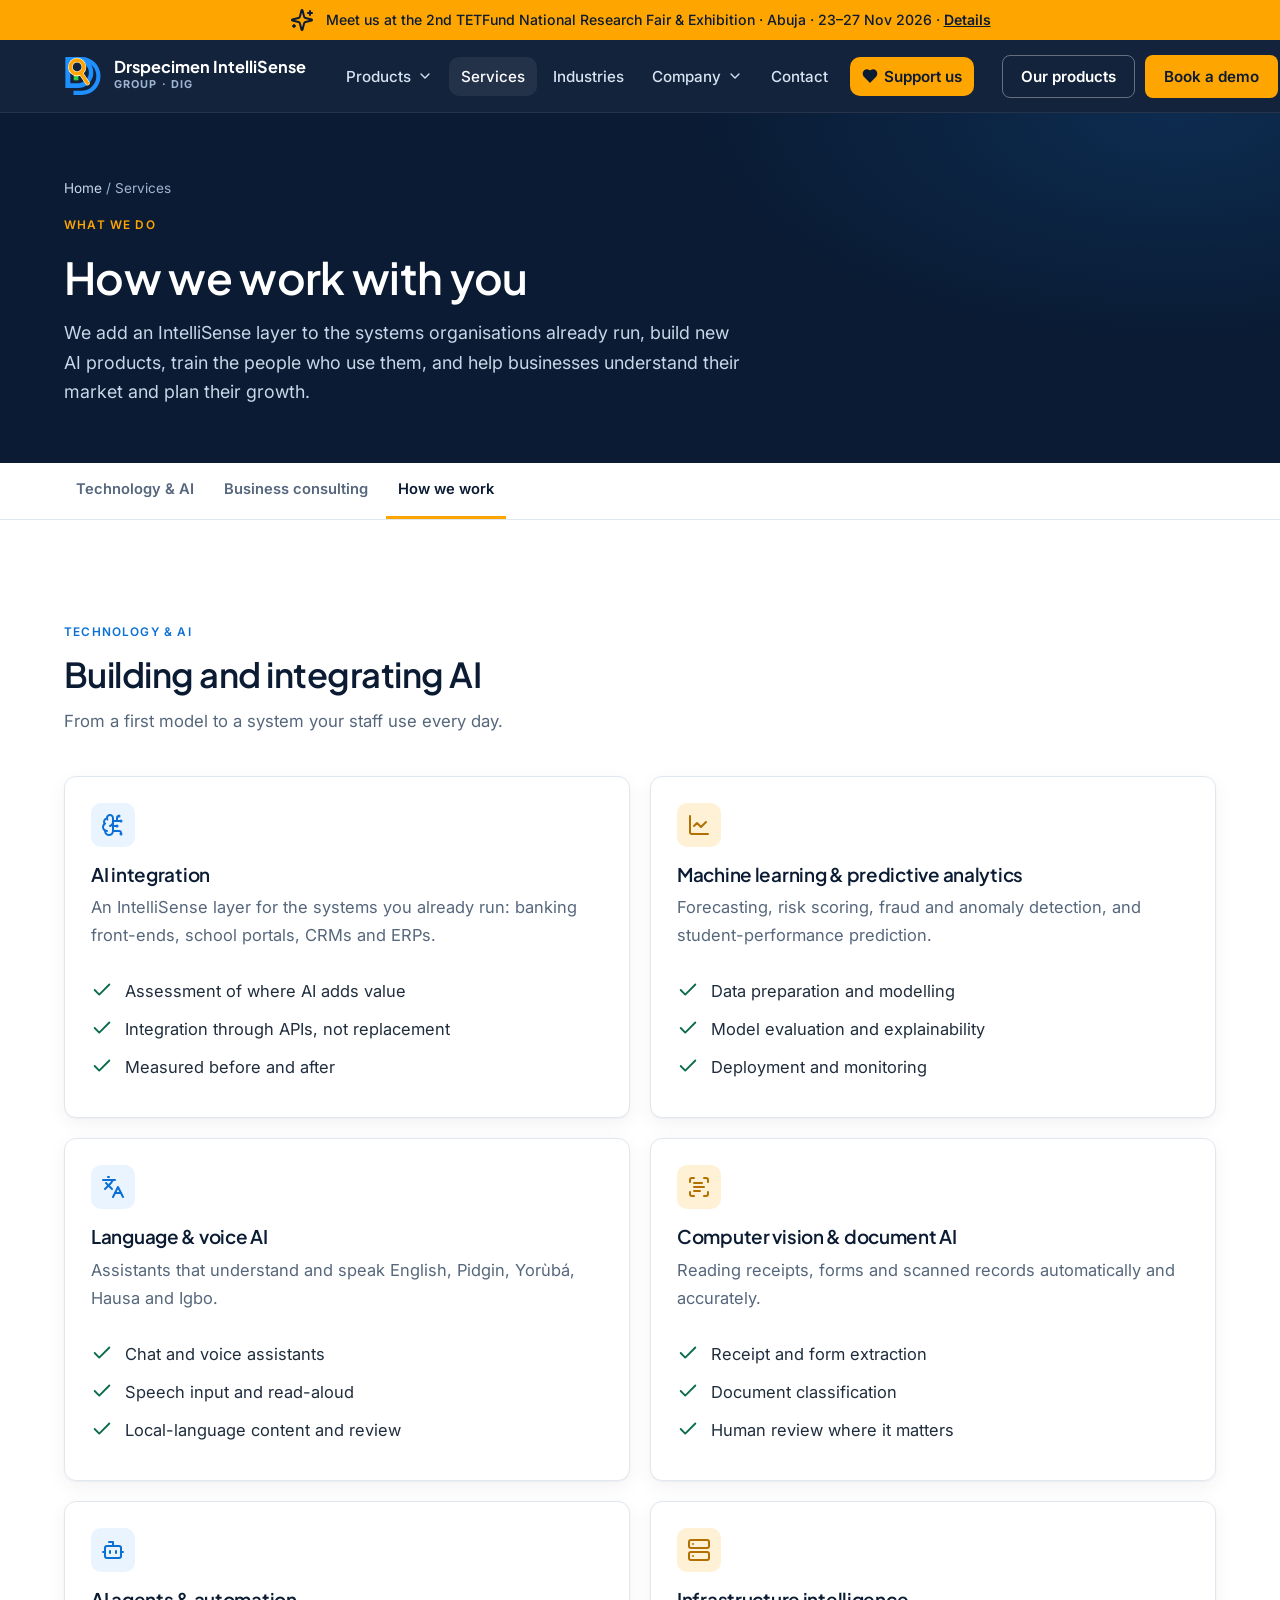
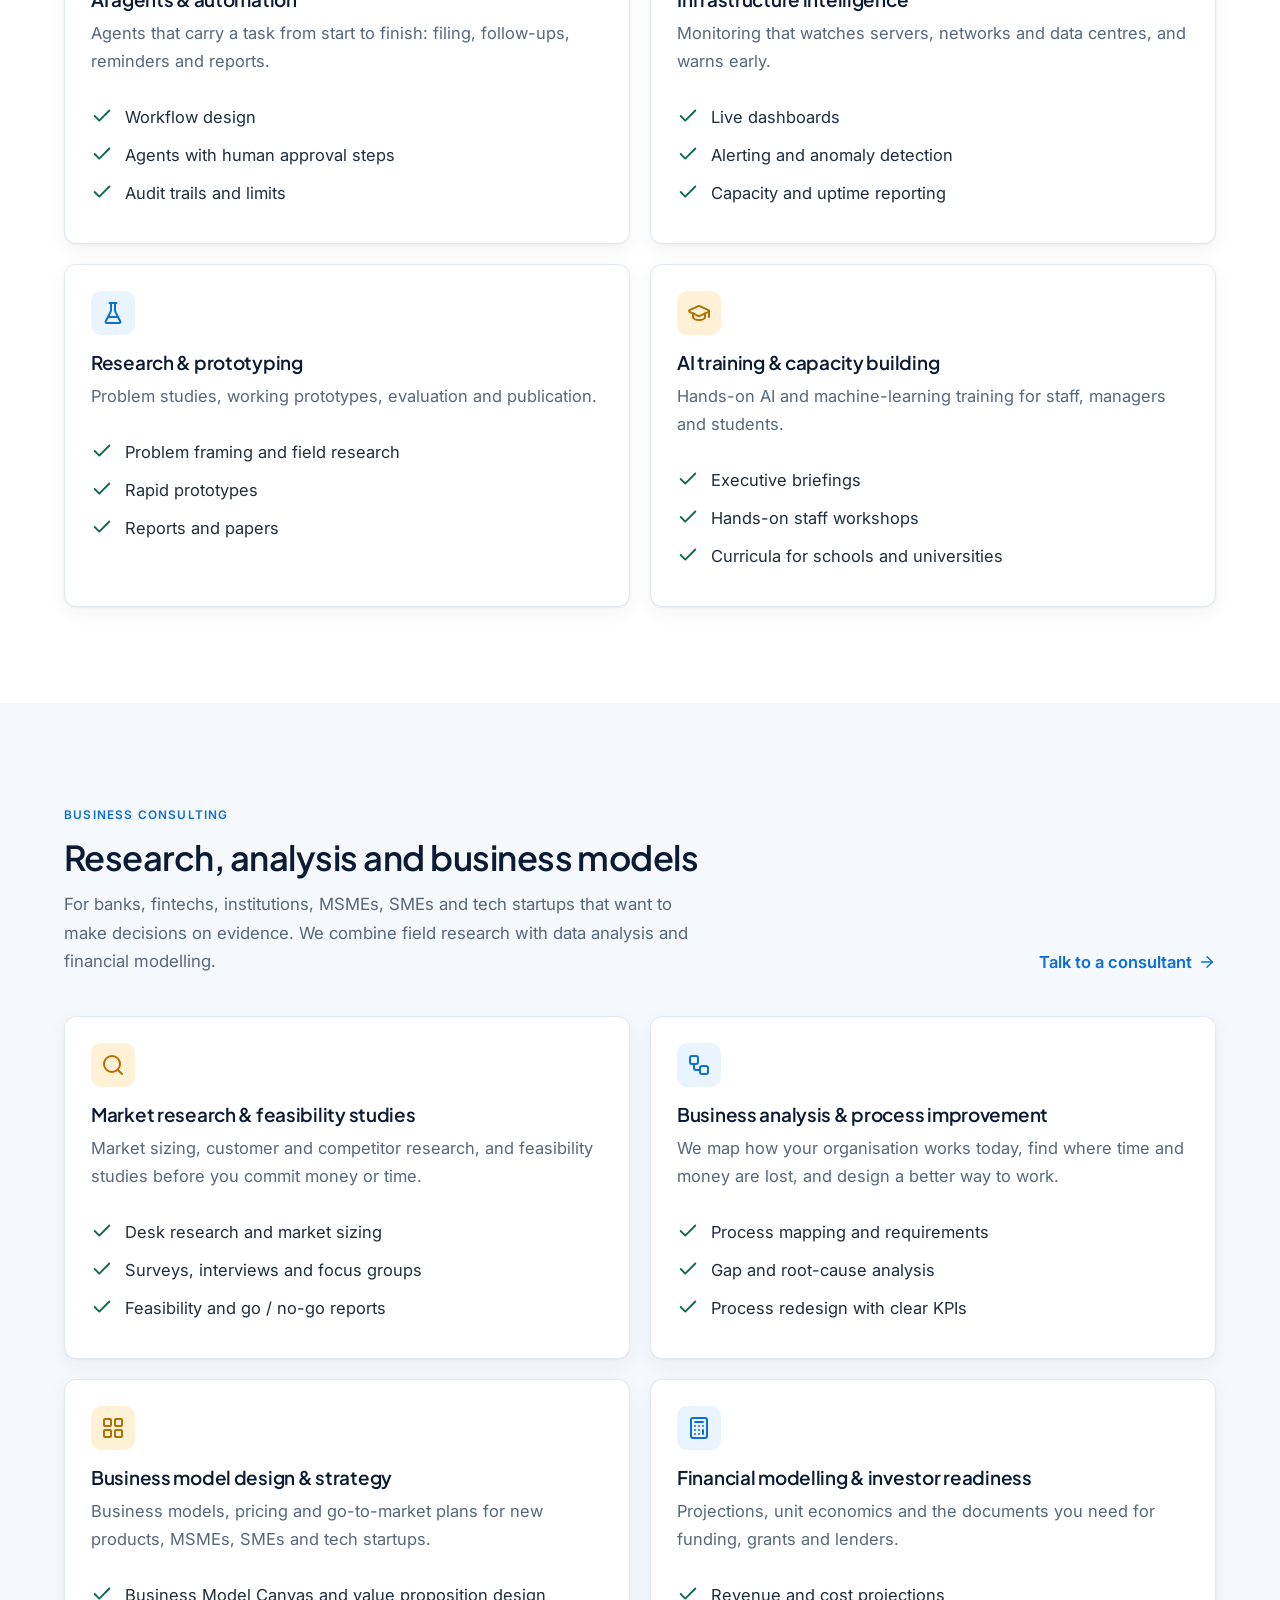
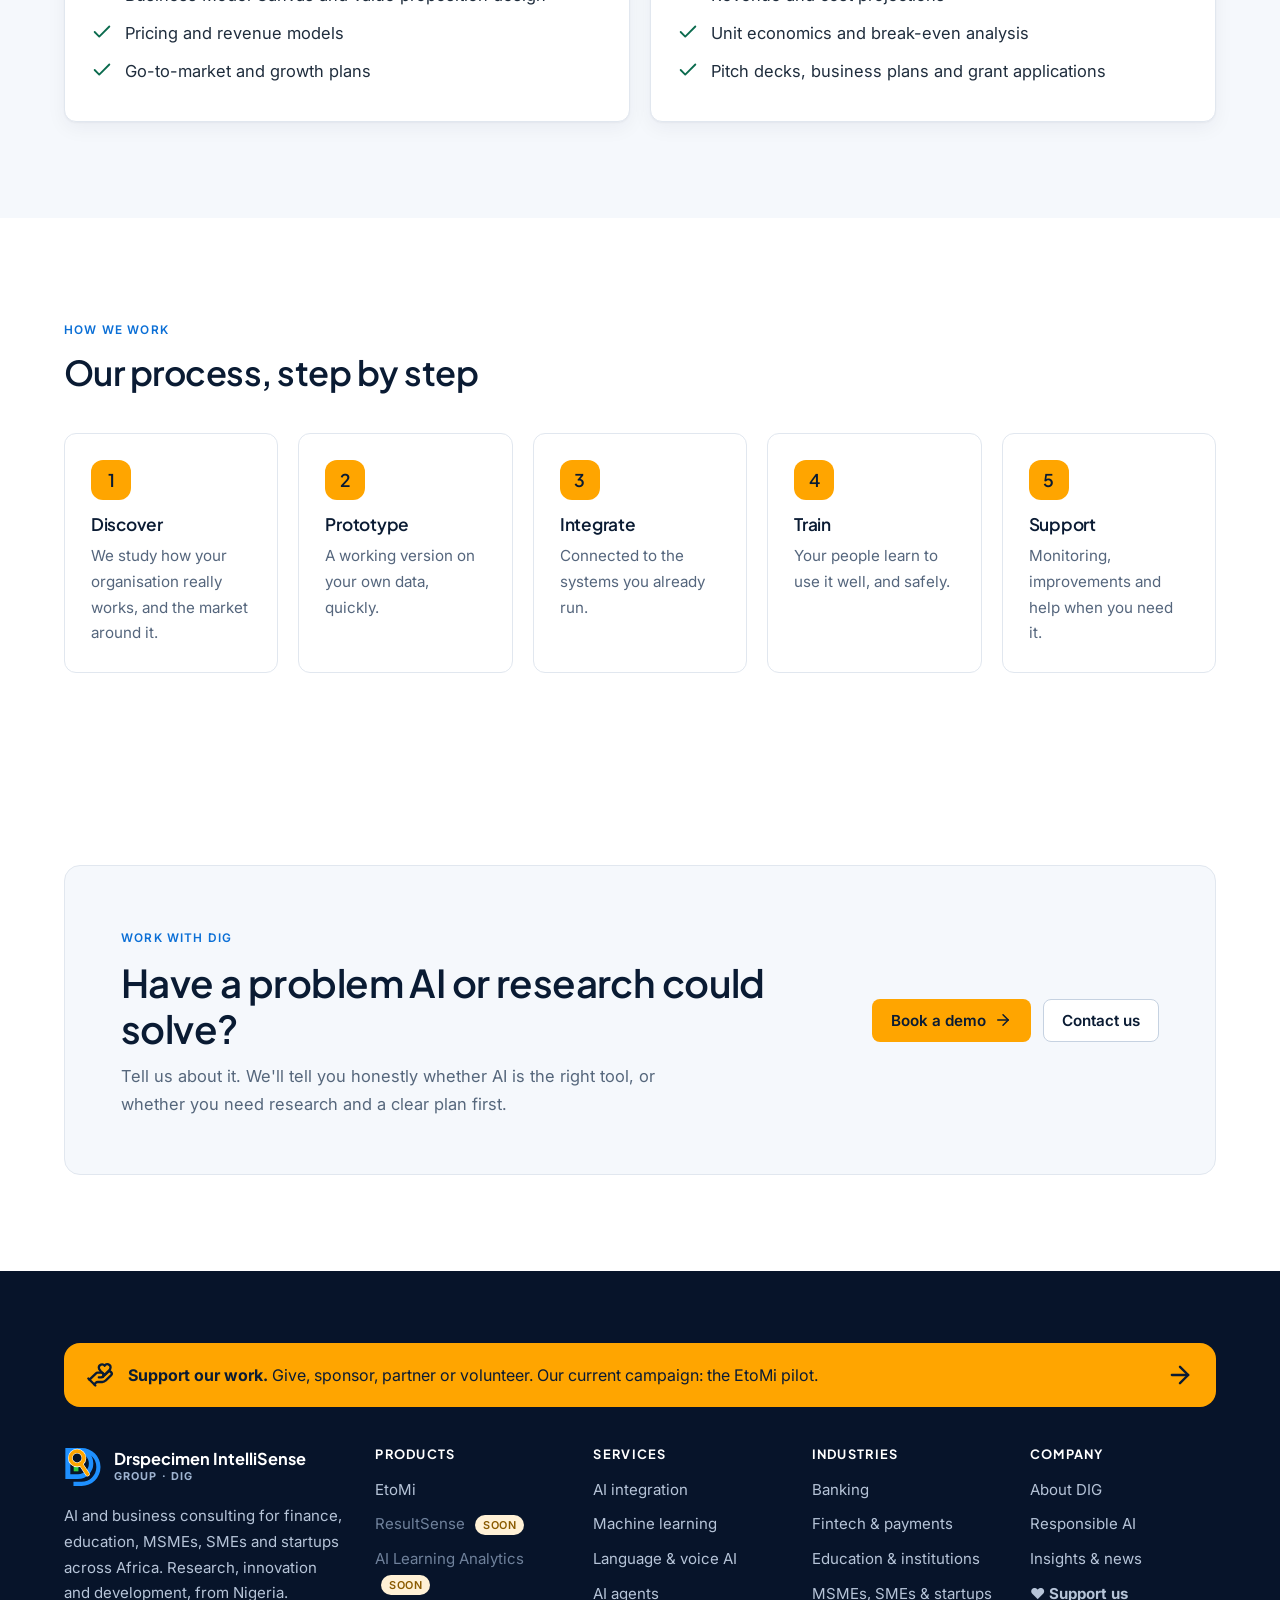
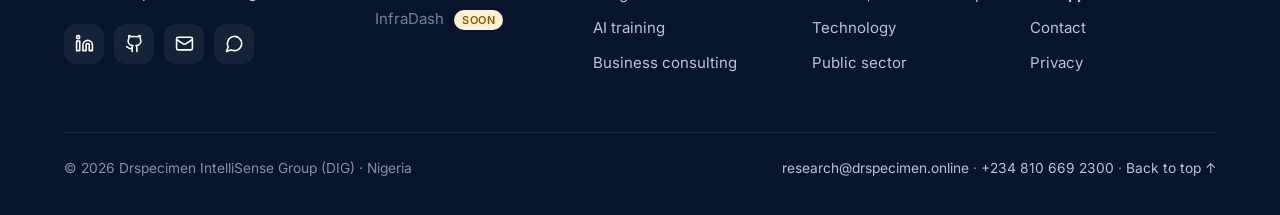
<file: services.html>
<!doctype html>
<html lang="en">
<head>
<meta charset="utf-8">
<meta name="viewport" content="width=device-width, initial-scale=1">
<title>Services · AI integration, machine learning, market research and business consulting · DIG</title>
<meta name="description" content="AI integration, machine learning, language and document AI, AI agents and training, plus market research, business analysis, business model design and financial modelling.">
<link rel="canonical" href="https://drspecimen.online/services">
<meta name="theme-color" content="#0A1B33">
<meta property="og:type" content="website">
<meta property="og:site_name" content="Drspecimen IntelliSense Group">
<meta property="og:title" content="Services · AI integration, machine learning, market research and business consulting · DIG">
<meta property="og:description" content="AI integration, machine learning, language and document AI, AI agents and training, plus market research, business analysis, business model design and financial modelling.">
<meta property="og:url" content="https://drspecimen.online/services">
<meta property="og:image" content="https://drspecimen.online/assets/img/og-image.png">
<meta name="twitter:card" content="summary_large_image">
<link rel="icon" href="assets/img/favicon.svg" type="image/svg+xml">
<link rel="icon" href="assets/img/favicon-32.png" sizes="32x32">
<link rel="apple-touch-icon" href="assets/img/apple-touch-icon.png">
<link rel="manifest" href="site.webmanifest">
<link rel="preconnect" href="https://fonts.googleapis.com">
<link rel="preconnect" href="https://fonts.gstatic.com" crossorigin>
<link href="https://fonts.googleapis.com/css2?family=Inter:wght@400;500;600;700&family=Plus+Jakarta+Sans:wght@500;600;700&display=swap" rel="stylesheet">
<link rel="stylesheet" href="assets/css/site.css?v=9">

</head>
<body>
<a class="skip" href="#main">Skip to content</a>
<div class="strip"><div class="wrap"><svg class="icon" aria-hidden="true" xmlns="http://www.w3.org/2000/svg" viewBox="0 0 24 24" fill="none" stroke="currentColor" stroke-width="2" stroke-linecap="round" stroke-linejoin="round" > <path d="M9.937 15.5A2 2 0 0 0 8.5 14.063l-6.135-1.582a.5.5 0 0 1 0-.962L8.5 9.936A2 2 0 0 0 9.937 8.5l1.582-6.135a.5.5 0 0 1 .963 0L14.063 8.5A2 2 0 0 0 15.5 9.937l6.135 1.581a.5.5 0 0 1 0 .964L15.5 14.063a2 2 0 0 0-1.437 1.437l-1.582 6.135a.5.5 0 0 1-.963 0z" /> <path d="M20 3v4" /> <path d="M22 5h-4" /> <path d="M4 17v2" /> <path d="M5 18H3" /> </svg><span>Meet us at the 2nd TETFund National Research Fair &amp; Exhibition · Abuja · 23–27 Nov 2026 · <a href="insights.html#nrfe-2026">Details</a></span></div></div>
<header class="site-header">
 <div class="wrap">
  <a class="brand" href="index.html" aria-label="Drspecimen IntelliSense Group home"><img src="assets/img/dig-logo.svg" alt="" width="38" height="40"><span><b>Drspecimen IntelliSense</b><small>Group · DIG</small></span></a>
  <a class="mob-support" href="support.html"><svg class="icon" aria-hidden="true" xmlns="http://www.w3.org/2000/svg" viewBox="0 0 24 24" fill="none" stroke="currentColor" stroke-width="2" stroke-linecap="round" stroke-linejoin="round" > <path d="M19 14c1.49-1.46 3-3.21 3-5.5A5.5 5.5 0 0 0 16.5 3c-1.76 0-3 .5-4.5 2-1.5-1.5-2.74-2-4.5-2A5.5 5.5 0 0 0 2 8.5c0 2.3 1.5 4.05 3 5.5l7 7Z" /> </svg> Support</a>
  <button class="burger" aria-label="Open menu" aria-expanded="false"><svg class="icon" aria-hidden="true" xmlns="http://www.w3.org/2000/svg" viewBox="0 0 24 24" fill="none" stroke="currentColor" stroke-width="2" stroke-linecap="round" stroke-linejoin="round" > <line x1="4" x2="20" y1="12" y2="12" /> <line x1="4" x2="20" y1="6" y2="6" /> <line x1="4" x2="20" y1="18" y2="18" /> </svg></button>
  <ul class="nav">
   <li class="has-menu"><button aria-expanded="false" aria-haspopup="true">Products <svg class="icon chev" aria-hidden="true" xmlns="http://www.w3.org/2000/svg" viewBox="0 0 24 24" fill="none" stroke="currentColor" stroke-width="2" stroke-linecap="round" stroke-linejoin="round" > <path d="m6 9 6 6 6-6" /> </svg></button><div class="menu" role="menu" data-products-menu><a href="etomi.html"><span class="mi"><svg class="icon" aria-hidden="true" xmlns="http://www.w3.org/2000/svg" viewBox="0 0 24 24" fill="none" stroke="currentColor" stroke-width="2" stroke-linecap="round" stroke-linejoin="round" > <line x1="3" x2="21" y1="22" y2="22" /> <line x1="6" x2="6" y1="18" y2="11" /> <line x1="10" x2="10" y1="18" y2="11" /> <line x1="14" x2="14" y1="18" y2="11" /> <line x1="18" x2="18" y1="18" y2="11" /> <polygon points="12 2 20 7 4 7" /> </svg></span><span><b>EtoMi<span class="tag live">Live</span></b><span class="d">Consumer-rights AI for bank and payment complaints</span></span></a><div class="soon-item" aria-disabled="true"><span class="mi"><svg class="icon" aria-hidden="true" xmlns="http://www.w3.org/2000/svg" viewBox="0 0 24 24" fill="none" stroke="currentColor" stroke-width="2" stroke-linecap="round" stroke-linejoin="round" > <path d="M14 22v-4a2 2 0 1 0-4 0v4" /> <path d="m18 10 3.447 1.724a1 1 0 0 1 .553.894V20a2 2 0 0 1-2 2H4a2 2 0 0 1-2-2v-7.382a1 1 0 0 1 .553-.894L6 10" /> <path d="M18 5v17" /> <path d="m4 6 7.106-3.553a2 2 0 0 1 1.788 0L20 6" /> <path d="M6 5v17" /> <circle cx="12" cy="9" r="2" /> </svg></span><span><b>ResultSense<span class="tag soon">Coming soon</span></b><span class="d">AI for school results</span></span></div><div class="soon-item" aria-disabled="true"><span class="mi"><svg class="icon" aria-hidden="true" xmlns="http://www.w3.org/2000/svg" viewBox="0 0 24 24" fill="none" stroke="currentColor" stroke-width="2" stroke-linecap="round" stroke-linejoin="round" > <path d="M3 3v16a2 2 0 0 0 2 2h16" /> <path d="m19 9-5 5-4-4-3 3" /> </svg></span><span><b>AI Learning Analytics<span class="tag soon">Coming soon</span></b><span class="d">Student performance prediction</span></span></div><div class="soon-item" aria-disabled="true"><span class="mi"><svg class="icon" aria-hidden="true" xmlns="http://www.w3.org/2000/svg" viewBox="0 0 24 24" fill="none" stroke="currentColor" stroke-width="2" stroke-linecap="round" stroke-linejoin="round" > <rect width="20" height="8" x="2" y="2" rx="2" ry="2" /> <rect width="20" height="8" x="2" y="14" rx="2" ry="2" /> <line x1="6" x2="6.01" y1="6" y2="6" /> <line x1="6" x2="6.01" y1="18" y2="18" /> </svg></span><span><b>InfraDash<span class="tag soon">Coming soon</span></b><span class="d">Infrastructure intelligence</span></span></div></div></li>
   <li><a href="services.html" aria-current="page">Services</a></li>
   <li><a href="industries.html">Industries</a></li>
   <li class="has-menu"><button aria-expanded="false" aria-haspopup="true">Company <svg class="icon chev" aria-hidden="true" xmlns="http://www.w3.org/2000/svg" viewBox="0 0 24 24" fill="none" stroke="currentColor" stroke-width="2" stroke-linecap="round" stroke-linejoin="round" > <path d="m6 9 6 6 6-6" /> </svg></button><div class="menu" role="menu">
     <a href="about.html"><span class="mi"><svg class="icon" aria-hidden="true" xmlns="http://www.w3.org/2000/svg" viewBox="0 0 24 24" fill="none" stroke="currentColor" stroke-width="2" stroke-linecap="round" stroke-linejoin="round" > <path d="M16 21v-2a4 4 0 0 0-4-4H6a4 4 0 0 0-4 4v2" /> <circle cx="9" cy="7" r="4" /> <path d="M22 21v-2a4 4 0 0 0-3-3.87" /> <path d="M16 3.13a4 4 0 0 1 0 7.75" /> </svg></span><span><b>About DIG</b><span class="d">Who we are, mission and vision</span></span></a>
     <a href="responsible-ai.html"><span class="mi"><svg class="icon" aria-hidden="true" xmlns="http://www.w3.org/2000/svg" viewBox="0 0 24 24" fill="none" stroke="currentColor" stroke-width="2" stroke-linecap="round" stroke-linejoin="round" > <path d="M20 13c0 5-3.5 7.5-7.66 8.95a1 1 0 0 1-.67-.01C7.5 20.5 4 18 4 13V6a1 1 0 0 1 1-1c2 0 4.5-1.2 6.24-2.72a1.17 1.17 0 0 1 1.52 0C14.51 3.81 17 5 19 5a1 1 0 0 1 1 1z" /> <path d="m9 12 2 2 4-4" /> </svg></span><span><b>Responsible AI</b><span class="d">How we build AI people can trust</span></span></a>
     <a href="insights.html"><span class="mi"><svg class="icon" aria-hidden="true" xmlns="http://www.w3.org/2000/svg" viewBox="0 0 24 24" fill="none" stroke="currentColor" stroke-width="2" stroke-linecap="round" stroke-linejoin="round" > <path d="M12 7v14" /> <path d="M3 18a1 1 0 0 1-1-1V4a1 1 0 0 1 1-1h5a4 4 0 0 1 4 4 4 4 0 0 1 4-4h5a1 1 0 0 1 1 1v13a1 1 0 0 1-1 1h-6a3 3 0 0 0-3 3 3 3 0 0 0-3-3z" /> </svg></span><span><b>Insights &amp; news</b><span class="d">Updates, research and events</span></span></a>
   </div></li>
   <li><a href="contact.html">Contact</a></li>
   <li><a class="nav-support" href="support.html"><svg class="icon" aria-hidden="true" xmlns="http://www.w3.org/2000/svg" viewBox="0 0 24 24" fill="none" stroke="currentColor" stroke-width="2" stroke-linecap="round" stroke-linejoin="round" > <path d="M19 14c1.49-1.46 3-3.21 3-5.5A5.5 5.5 0 0 0 16.5 3c-1.76 0-3 .5-4.5 2-1.5-1.5-2.74-2-4.5-2A5.5 5.5 0 0 0 2 8.5c0 2.3 1.5 4.05 3 5.5l7 7Z" /> </svg> Support us</a></li>
   <li class="mob-only"><a class="btn btn-primary" href="contact.html?topic=demo">Book a demo</a></li>
  </ul>
  <div class="head-cta"><a class="btn btn-ghost" href="index.html#products" data-latest="Latest: ">Our products</a><a class="btn btn-primary" href="contact.html?topic=demo">Book a demo</a></div>
 </div>
</header>
<main id="main"><section class="page-hero" style="padding:0"><div class="wrap"><div class="crumbs"><a href="index.html">Home</a> / Services</div>
<div class="eyebrow" style="margin-top:18px">What we do</div><h1>How we work with you</h1><p>We add an IntelliSense layer to the systems organisations already run, build new AI products, train the people who use them, and help businesses understand their market and plan their growth.</p></div></section>
<nav class="anchors" aria-label="On this page"><div class="wrap"><a href="#ai">Technology &amp; AI</a><a href="#consulting">Business consulting</a><a href="#process">How we work</a></div></nav>
<section id="ai" style="scroll-margin-top:120px"><div class="wrap"><div class="sec-head"><div><div class="eyebrow dark">Technology &amp; AI</div><h2>Building and integrating AI</h2>
<p>From a first model to a system your staff use every day.</p></div></div><div class="grid g2"><div class="card rv" id="ai-integration"><div class="ic"><svg class="icon" aria-hidden="true" xmlns="http://www.w3.org/2000/svg" viewBox="0 0 24 24" fill="none" stroke="currentColor" stroke-width="2" stroke-linecap="round" stroke-linejoin="round" > <path d="M12 5a3 3 0 1 0-5.997.125 4 4 0 0 0-2.526 5.77 4 4 0 0 0 .556 6.588A4 4 0 1 0 12 18Z" /> <path d="M9 13a4.5 4.5 0 0 0 3-4" /> <path d="M6.003 5.125A3 3 0 0 0 6.401 6.5" /> <path d="M3.477 10.896a4 4 0 0 1 .585-.396" /> <path d="M6 18a4 4 0 0 1-1.967-.516" /> <path d="M12 13h4" /> <path d="M12 18h6a2 2 0 0 1 2 2v1" /> <path d="M12 8h8" /> <path d="M16 8V5a2 2 0 0 1 2-2" /> <circle cx="16" cy="13" r=".5" /> <circle cx="18" cy="3" r=".5" /> <circle cx="20" cy="21" r=".5" /> <circle cx="20" cy="8" r=".5" /> </svg></div><h3>AI integration</h3><p>An IntelliSense layer for the systems you already run: banking front-ends, school portals, CRMs and ERPs.</p><ul class="ticks" style="margin:4px 0 0"><li><svg class="icon" aria-hidden="true" xmlns="http://www.w3.org/2000/svg" viewBox="0 0 24 24" fill="none" stroke="currentColor" stroke-width="2" stroke-linecap="round" stroke-linejoin="round" > <path d="M20 6 9 17l-5-5" /> </svg>Assessment of where AI adds value</li><li><svg class="icon" aria-hidden="true" xmlns="http://www.w3.org/2000/svg" viewBox="0 0 24 24" fill="none" stroke="currentColor" stroke-width="2" stroke-linecap="round" stroke-linejoin="round" > <path d="M20 6 9 17l-5-5" /> </svg>Integration through APIs, not replacement</li><li><svg class="icon" aria-hidden="true" xmlns="http://www.w3.org/2000/svg" viewBox="0 0 24 24" fill="none" stroke="currentColor" stroke-width="2" stroke-linecap="round" stroke-linejoin="round" > <path d="M20 6 9 17l-5-5" /> </svg>Measured before and after</li></ul></div><div class="card rv" id="machine-learning-predictive-analytics"><div class="ic o"><svg class="icon" aria-hidden="true" xmlns="http://www.w3.org/2000/svg" viewBox="0 0 24 24" fill="none" stroke="currentColor" stroke-width="2" stroke-linecap="round" stroke-linejoin="round" > <path d="M3 3v16a2 2 0 0 0 2 2h16" /> <path d="m19 9-5 5-4-4-3 3" /> </svg></div><h3>Machine learning & predictive analytics</h3><p>Forecasting, risk scoring, fraud and anomaly detection, and student-performance prediction.</p><ul class="ticks" style="margin:4px 0 0"><li><svg class="icon" aria-hidden="true" xmlns="http://www.w3.org/2000/svg" viewBox="0 0 24 24" fill="none" stroke="currentColor" stroke-width="2" stroke-linecap="round" stroke-linejoin="round" > <path d="M20 6 9 17l-5-5" /> </svg>Data preparation and modelling</li><li><svg class="icon" aria-hidden="true" xmlns="http://www.w3.org/2000/svg" viewBox="0 0 24 24" fill="none" stroke="currentColor" stroke-width="2" stroke-linecap="round" stroke-linejoin="round" > <path d="M20 6 9 17l-5-5" /> </svg>Model evaluation and explainability</li><li><svg class="icon" aria-hidden="true" xmlns="http://www.w3.org/2000/svg" viewBox="0 0 24 24" fill="none" stroke="currentColor" stroke-width="2" stroke-linecap="round" stroke-linejoin="round" > <path d="M20 6 9 17l-5-5" /> </svg>Deployment and monitoring</li></ul></div><div class="card rv" id="language-voice-ai"><div class="ic"><svg class="icon" aria-hidden="true" xmlns="http://www.w3.org/2000/svg" viewBox="0 0 24 24" fill="none" stroke="currentColor" stroke-width="2" stroke-linecap="round" stroke-linejoin="round" > <path d="m5 8 6 6" /> <path d="m4 14 6-6 2-3" /> <path d="M2 5h12" /> <path d="M7 2h1" /> <path d="m22 22-5-10-5 10" /> <path d="M14 18h6" /> </svg></div><h3>Language & voice AI</h3><p>Assistants that understand and speak English, Pidgin, Yorùbá, Hausa and Igbo.</p><ul class="ticks" style="margin:4px 0 0"><li><svg class="icon" aria-hidden="true" xmlns="http://www.w3.org/2000/svg" viewBox="0 0 24 24" fill="none" stroke="currentColor" stroke-width="2" stroke-linecap="round" stroke-linejoin="round" > <path d="M20 6 9 17l-5-5" /> </svg>Chat and voice assistants</li><li><svg class="icon" aria-hidden="true" xmlns="http://www.w3.org/2000/svg" viewBox="0 0 24 24" fill="none" stroke="currentColor" stroke-width="2" stroke-linecap="round" stroke-linejoin="round" > <path d="M20 6 9 17l-5-5" /> </svg>Speech input and read-aloud</li><li><svg class="icon" aria-hidden="true" xmlns="http://www.w3.org/2000/svg" viewBox="0 0 24 24" fill="none" stroke="currentColor" stroke-width="2" stroke-linecap="round" stroke-linejoin="round" > <path d="M20 6 9 17l-5-5" /> </svg>Local-language content and review</li></ul></div><div class="card rv" id="computer-vision-document-ai"><div class="ic o"><svg class="icon" aria-hidden="true" xmlns="http://www.w3.org/2000/svg" viewBox="0 0 24 24" fill="none" stroke="currentColor" stroke-width="2" stroke-linecap="round" stroke-linejoin="round" > <path d="M3 7V5a2 2 0 0 1 2-2h2" /> <path d="M17 3h2a2 2 0 0 1 2 2v2" /> <path d="M21 17v2a2 2 0 0 1-2 2h-2" /> <path d="M7 21H5a2 2 0 0 1-2-2v-2" /> <path d="M7 8h8" /> <path d="M7 12h10" /> <path d="M7 16h6" /> </svg></div><h3>Computer vision & document AI</h3><p>Reading receipts, forms and scanned records automatically and accurately.</p><ul class="ticks" style="margin:4px 0 0"><li><svg class="icon" aria-hidden="true" xmlns="http://www.w3.org/2000/svg" viewBox="0 0 24 24" fill="none" stroke="currentColor" stroke-width="2" stroke-linecap="round" stroke-linejoin="round" > <path d="M20 6 9 17l-5-5" /> </svg>Receipt and form extraction</li><li><svg class="icon" aria-hidden="true" xmlns="http://www.w3.org/2000/svg" viewBox="0 0 24 24" fill="none" stroke="currentColor" stroke-width="2" stroke-linecap="round" stroke-linejoin="round" > <path d="M20 6 9 17l-5-5" /> </svg>Document classification</li><li><svg class="icon" aria-hidden="true" xmlns="http://www.w3.org/2000/svg" viewBox="0 0 24 24" fill="none" stroke="currentColor" stroke-width="2" stroke-linecap="round" stroke-linejoin="round" > <path d="M20 6 9 17l-5-5" /> </svg>Human review where it matters</li></ul></div><div class="card rv" id="ai-agents-automation"><div class="ic"><svg class="icon" aria-hidden="true" xmlns="http://www.w3.org/2000/svg" viewBox="0 0 24 24" fill="none" stroke="currentColor" stroke-width="2" stroke-linecap="round" stroke-linejoin="round" > <path d="M12 8V4H8" /> <rect width="16" height="12" x="4" y="8" rx="2" /> <path d="M2 14h2" /> <path d="M20 14h2" /> <path d="M15 13v2" /> <path d="M9 13v2" /> </svg></div><h3>AI agents & automation</h3><p>Agents that carry a task from start to finish: filing, follow-ups, reminders and reports.</p><ul class="ticks" style="margin:4px 0 0"><li><svg class="icon" aria-hidden="true" xmlns="http://www.w3.org/2000/svg" viewBox="0 0 24 24" fill="none" stroke="currentColor" stroke-width="2" stroke-linecap="round" stroke-linejoin="round" > <path d="M20 6 9 17l-5-5" /> </svg>Workflow design</li><li><svg class="icon" aria-hidden="true" xmlns="http://www.w3.org/2000/svg" viewBox="0 0 24 24" fill="none" stroke="currentColor" stroke-width="2" stroke-linecap="round" stroke-linejoin="round" > <path d="M20 6 9 17l-5-5" /> </svg>Agents with human approval steps</li><li><svg class="icon" aria-hidden="true" xmlns="http://www.w3.org/2000/svg" viewBox="0 0 24 24" fill="none" stroke="currentColor" stroke-width="2" stroke-linecap="round" stroke-linejoin="round" > <path d="M20 6 9 17l-5-5" /> </svg>Audit trails and limits</li></ul></div><div class="card rv" id="infrastructure-intelligence"><div class="ic o"><svg class="icon" aria-hidden="true" xmlns="http://www.w3.org/2000/svg" viewBox="0 0 24 24" fill="none" stroke="currentColor" stroke-width="2" stroke-linecap="round" stroke-linejoin="round" > <rect width="20" height="8" x="2" y="2" rx="2" ry="2" /> <rect width="20" height="8" x="2" y="14" rx="2" ry="2" /> <line x1="6" x2="6.01" y1="6" y2="6" /> <line x1="6" x2="6.01" y1="18" y2="18" /> </svg></div><h3>Infrastructure intelligence</h3><p>Monitoring that watches servers, networks and data centres, and warns early.</p><ul class="ticks" style="margin:4px 0 0"><li><svg class="icon" aria-hidden="true" xmlns="http://www.w3.org/2000/svg" viewBox="0 0 24 24" fill="none" stroke="currentColor" stroke-width="2" stroke-linecap="round" stroke-linejoin="round" > <path d="M20 6 9 17l-5-5" /> </svg>Live dashboards</li><li><svg class="icon" aria-hidden="true" xmlns="http://www.w3.org/2000/svg" viewBox="0 0 24 24" fill="none" stroke="currentColor" stroke-width="2" stroke-linecap="round" stroke-linejoin="round" > <path d="M20 6 9 17l-5-5" /> </svg>Alerting and anomaly detection</li><li><svg class="icon" aria-hidden="true" xmlns="http://www.w3.org/2000/svg" viewBox="0 0 24 24" fill="none" stroke="currentColor" stroke-width="2" stroke-linecap="round" stroke-linejoin="round" > <path d="M20 6 9 17l-5-5" /> </svg>Capacity and uptime reporting</li></ul></div><div class="card rv" id="research-prototyping"><div class="ic"><svg class="icon" aria-hidden="true" xmlns="http://www.w3.org/2000/svg" viewBox="0 0 24 24" fill="none" stroke="currentColor" stroke-width="2" stroke-linecap="round" stroke-linejoin="round" > <path d="M10 2v7.527a2 2 0 0 1-.211.896L4.72 20.55a1 1 0 0 0 .9 1.45h12.76a1 1 0 0 0 .9-1.45l-5.069-10.127A2 2 0 0 1 14 9.527V2" /> <path d="M8.5 2h7" /> <path d="M7 16h10" /> </svg></div><h3>Research & prototyping</h3><p>Problem studies, working prototypes, evaluation and publication.</p><ul class="ticks" style="margin:4px 0 0"><li><svg class="icon" aria-hidden="true" xmlns="http://www.w3.org/2000/svg" viewBox="0 0 24 24" fill="none" stroke="currentColor" stroke-width="2" stroke-linecap="round" stroke-linejoin="round" > <path d="M20 6 9 17l-5-5" /> </svg>Problem framing and field research</li><li><svg class="icon" aria-hidden="true" xmlns="http://www.w3.org/2000/svg" viewBox="0 0 24 24" fill="none" stroke="currentColor" stroke-width="2" stroke-linecap="round" stroke-linejoin="round" > <path d="M20 6 9 17l-5-5" /> </svg>Rapid prototypes</li><li><svg class="icon" aria-hidden="true" xmlns="http://www.w3.org/2000/svg" viewBox="0 0 24 24" fill="none" stroke="currentColor" stroke-width="2" stroke-linecap="round" stroke-linejoin="round" > <path d="M20 6 9 17l-5-5" /> </svg>Reports and papers</li></ul></div><div class="card rv" id="ai-training-capacity-building"><div class="ic o"><svg class="icon" aria-hidden="true" xmlns="http://www.w3.org/2000/svg" viewBox="0 0 24 24" fill="none" stroke="currentColor" stroke-width="2" stroke-linecap="round" stroke-linejoin="round" > <path d="M21.42 10.922a1 1 0 0 0-.019-1.838L12.83 5.18a2 2 0 0 0-1.66 0L2.6 9.08a1 1 0 0 0 0 1.832l8.57 3.908a2 2 0 0 0 1.66 0z" /> <path d="M22 10v6" /> <path d="M6 12.5V16a6 3 0 0 0 12 0v-3.5" /> </svg></div><h3>AI training & capacity building</h3><p>Hands-on AI and machine-learning training for staff, managers and students.</p><ul class="ticks" style="margin:4px 0 0"><li><svg class="icon" aria-hidden="true" xmlns="http://www.w3.org/2000/svg" viewBox="0 0 24 24" fill="none" stroke="currentColor" stroke-width="2" stroke-linecap="round" stroke-linejoin="round" > <path d="M20 6 9 17l-5-5" /> </svg>Executive briefings</li><li><svg class="icon" aria-hidden="true" xmlns="http://www.w3.org/2000/svg" viewBox="0 0 24 24" fill="none" stroke="currentColor" stroke-width="2" stroke-linecap="round" stroke-linejoin="round" > <path d="M20 6 9 17l-5-5" /> </svg>Hands-on staff workshops</li><li><svg class="icon" aria-hidden="true" xmlns="http://www.w3.org/2000/svg" viewBox="0 0 24 24" fill="none" stroke="currentColor" stroke-width="2" stroke-linecap="round" stroke-linejoin="round" > <path d="M20 6 9 17l-5-5" /> </svg>Curricula for schools and universities</li></ul></div></div></div></section>
<section id="consulting" class="soft" style="scroll-margin-top:120px"><div class="wrap"><div class="sec-head"><div><div class="eyebrow dark">Business consulting</div><h2>Research, analysis and business models</h2>
<p>For banks, fintechs, institutions, MSMEs, SMEs and tech startups that want to make decisions on evidence. We combine field research with data analysis and financial modelling.</p></div>
<a class="link" href="contact.html?topic=consulting">Talk to a consultant <svg class="icon" aria-hidden="true" xmlns="http://www.w3.org/2000/svg" viewBox="0 0 24 24" fill="none" stroke="currentColor" stroke-width="2" stroke-linecap="round" stroke-linejoin="round" > <path d="M5 12h14" /> <path d="m12 5 7 7-7 7" /> </svg></a></div><div class="grid g2"><div class="card rv" id="market-research-feasibility-studies"><div class="ic o"><svg class="icon" aria-hidden="true" xmlns="http://www.w3.org/2000/svg" viewBox="0 0 24 24" fill="none" stroke="currentColor" stroke-width="2" stroke-linecap="round" stroke-linejoin="round" > <circle cx="11" cy="11" r="8" /> <path d="m21 21-4.3-4.3" /> </svg></div><h3>Market research & feasibility studies</h3><p>Market sizing, customer and competitor research, and feasibility studies before you commit money or time.</p><ul class="ticks" style="margin:4px 0 0"><li><svg class="icon" aria-hidden="true" xmlns="http://www.w3.org/2000/svg" viewBox="0 0 24 24" fill="none" stroke="currentColor" stroke-width="2" stroke-linecap="round" stroke-linejoin="round" > <path d="M20 6 9 17l-5-5" /> </svg>Desk research and market sizing</li><li><svg class="icon" aria-hidden="true" xmlns="http://www.w3.org/2000/svg" viewBox="0 0 24 24" fill="none" stroke="currentColor" stroke-width="2" stroke-linecap="round" stroke-linejoin="round" > <path d="M20 6 9 17l-5-5" /> </svg>Surveys, interviews and focus groups</li><li><svg class="icon" aria-hidden="true" xmlns="http://www.w3.org/2000/svg" viewBox="0 0 24 24" fill="none" stroke="currentColor" stroke-width="2" stroke-linecap="round" stroke-linejoin="round" > <path d="M20 6 9 17l-5-5" /> </svg>Feasibility and go / no-go reports</li></ul></div><div class="card rv" id="business-analysis-process-improvement"><div class="ic"><svg class="icon" aria-hidden="true" xmlns="http://www.w3.org/2000/svg" viewBox="0 0 24 24" fill="none" stroke="currentColor" stroke-width="2" stroke-linecap="round" stroke-linejoin="round" > <rect width="8" height="8" x="3" y="3" rx="2" /> <path d="M7 11v4a2 2 0 0 0 2 2h4" /> <rect width="8" height="8" x="13" y="13" rx="2" /> </svg></div><h3>Business analysis & process improvement</h3><p>We map how your organisation works today, find where time and money are lost, and design a better way to work.</p><ul class="ticks" style="margin:4px 0 0"><li><svg class="icon" aria-hidden="true" xmlns="http://www.w3.org/2000/svg" viewBox="0 0 24 24" fill="none" stroke="currentColor" stroke-width="2" stroke-linecap="round" stroke-linejoin="round" > <path d="M20 6 9 17l-5-5" /> </svg>Process mapping and requirements</li><li><svg class="icon" aria-hidden="true" xmlns="http://www.w3.org/2000/svg" viewBox="0 0 24 24" fill="none" stroke="currentColor" stroke-width="2" stroke-linecap="round" stroke-linejoin="round" > <path d="M20 6 9 17l-5-5" /> </svg>Gap and root-cause analysis</li><li><svg class="icon" aria-hidden="true" xmlns="http://www.w3.org/2000/svg" viewBox="0 0 24 24" fill="none" stroke="currentColor" stroke-width="2" stroke-linecap="round" stroke-linejoin="round" > <path d="M20 6 9 17l-5-5" /> </svg>Process redesign with clear KPIs</li></ul></div><div class="card rv" id="business-model-design-strategy"><div class="ic o"><svg class="icon" aria-hidden="true" xmlns="http://www.w3.org/2000/svg" viewBox="0 0 24 24" fill="none" stroke="currentColor" stroke-width="2" stroke-linecap="round" stroke-linejoin="round" > <rect width="7" height="7" x="3" y="3" rx="1" /> <rect width="7" height="7" x="14" y="3" rx="1" /> <rect width="7" height="7" x="14" y="14" rx="1" /> <rect width="7" height="7" x="3" y="14" rx="1" /> </svg></div><h3>Business model design & strategy</h3><p>Business models, pricing and go-to-market plans for new products, MSMEs, SMEs and tech startups.</p><ul class="ticks" style="margin:4px 0 0"><li><svg class="icon" aria-hidden="true" xmlns="http://www.w3.org/2000/svg" viewBox="0 0 24 24" fill="none" stroke="currentColor" stroke-width="2" stroke-linecap="round" stroke-linejoin="round" > <path d="M20 6 9 17l-5-5" /> </svg>Business Model Canvas and value proposition design</li><li><svg class="icon" aria-hidden="true" xmlns="http://www.w3.org/2000/svg" viewBox="0 0 24 24" fill="none" stroke="currentColor" stroke-width="2" stroke-linecap="round" stroke-linejoin="round" > <path d="M20 6 9 17l-5-5" /> </svg>Pricing and revenue models</li><li><svg class="icon" aria-hidden="true" xmlns="http://www.w3.org/2000/svg" viewBox="0 0 24 24" fill="none" stroke="currentColor" stroke-width="2" stroke-linecap="round" stroke-linejoin="round" > <path d="M20 6 9 17l-5-5" /> </svg>Go-to-market and growth plans</li></ul></div><div class="card rv" id="financial-modelling-investor-readiness"><div class="ic"><svg class="icon" aria-hidden="true" xmlns="http://www.w3.org/2000/svg" viewBox="0 0 24 24" fill="none" stroke="currentColor" stroke-width="2" stroke-linecap="round" stroke-linejoin="round" > <rect width="16" height="20" x="4" y="2" rx="2" /> <line x1="8" x2="16" y1="6" y2="6" /> <line x1="16" x2="16" y1="14" y2="18" /> <path d="M16 10h.01" /> <path d="M12 10h.01" /> <path d="M8 10h.01" /> <path d="M12 14h.01" /> <path d="M8 14h.01" /> <path d="M12 18h.01" /> <path d="M8 18h.01" /> </svg></div><h3>Financial modelling & investor readiness</h3><p>Projections, unit economics and the documents you need for funding, grants and lenders.</p><ul class="ticks" style="margin:4px 0 0"><li><svg class="icon" aria-hidden="true" xmlns="http://www.w3.org/2000/svg" viewBox="0 0 24 24" fill="none" stroke="currentColor" stroke-width="2" stroke-linecap="round" stroke-linejoin="round" > <path d="M20 6 9 17l-5-5" /> </svg>Revenue and cost projections</li><li><svg class="icon" aria-hidden="true" xmlns="http://www.w3.org/2000/svg" viewBox="0 0 24 24" fill="none" stroke="currentColor" stroke-width="2" stroke-linecap="round" stroke-linejoin="round" > <path d="M20 6 9 17l-5-5" /> </svg>Unit economics and break-even analysis</li><li><svg class="icon" aria-hidden="true" xmlns="http://www.w3.org/2000/svg" viewBox="0 0 24 24" fill="none" stroke="currentColor" stroke-width="2" stroke-linecap="round" stroke-linejoin="round" > <path d="M20 6 9 17l-5-5" /> </svg>Pitch decks, business plans and grant applications</li></ul></div></div></div></section>
<section id="process" style="scroll-margin-top:120px"><div class="wrap"><div class="sec-head"><div><div class="eyebrow dark">How we work</div><h2>Our process, step by step</h2></div></div>
<div class="steps steps5">
 <div class="step rv"><h3>Discover</h3><p>We study how your organisation really works, and the market around it.</p></div><div class="step rv"><h3>Prototype</h3><p>A working version on your own data, quickly.</p></div><div class="step rv"><h3>Integrate</h3><p>Connected to the systems you already run.</p></div><div class="step rv"><h3>Train</h3><p>Your people learn to use it well, and safely.</p></div><div class="step rv"><h3>Support</h3><p>Monitoring, improvements and help when you need it.</p></div>
</div></div></section>
<section><div class="wrap"><div class="cta-band rv"><div><div class="eyebrow">Work with DIG</div><h2>Have a problem AI or research could solve?</h2><p>Tell us about it. We'll tell you honestly whether AI is the right tool, or whether you need research and a clear plan first.</p></div>
<div class="ctas"><a class="btn btn-primary" href="contact.html?topic=demo">Book a demo <svg class="icon" aria-hidden="true" xmlns="http://www.w3.org/2000/svg" viewBox="0 0 24 24" fill="none" stroke="currentColor" stroke-width="2" stroke-linecap="round" stroke-linejoin="round" > <path d="M5 12h14" /> <path d="m12 5 7 7-7 7" /> </svg></a><a class="btn btn-ghost" href="contact.html">Contact us</a></div></div></div></section></main>
<footer class="site-footer">
 <div class="wrap">
  <a class="f-support" href="support.html"><svg class="icon" aria-hidden="true" xmlns="http://www.w3.org/2000/svg" viewBox="0 0 24 24" fill="none" stroke="currentColor" stroke-width="2" stroke-linecap="round" stroke-linejoin="round" > <path d="M11 14h2a2 2 0 1 0 0-4h-3c-.6 0-1.1.2-1.4.6L3 16" /> <path d="m7 20 1.6-1.4c.3-.4.8-.6 1.4-.6h4c1.1 0 2.1-.4 2.8-1.2l4.6-4.4a2 2 0 0 0-2.75-2.91l-4.2 3.9" /> <path d="m2 15 6 6" /> <path d="M19.5 8.5c.7-.7 1.5-1.6 1.5-2.7A2.73 2.73 0 0 0 16 4a2.78 2.78 0 0 0-5 1.8c0 1.2.8 2 1.5 2.8L16 12Z" /> </svg><span><b>Support our work.</b> Give, sponsor, partner or volunteer. Our current campaign: the EtoMi pilot.</span><svg class="icon" aria-hidden="true" xmlns="http://www.w3.org/2000/svg" viewBox="0 0 24 24" fill="none" stroke="currentColor" stroke-width="2" stroke-linecap="round" stroke-linejoin="round" > <path d="M5 12h14" /> <path d="m12 5 7 7-7 7" /> </svg></a>
  <div class="f-top">
   <div class="f-brand">
    <a class="brand" href="index.html"><img src="assets/img/dig-logo.svg" alt="" width="38" height="40"><span><b style="color:#fff">Drspecimen IntelliSense</b><small>Group · DIG</small></span></a>
    <p>AI and business consulting for finance, education, MSMEs, SMEs and startups across Africa. Research, innovation and development, from Nigeria.</p>
    <div class="social">
     <a href="https://www.linkedin.com/company/drspecimen" aria-label="DIG on LinkedIn" rel="noopener"><svg class="icon" aria-hidden="true" xmlns="http://www.w3.org/2000/svg" viewBox="0 0 24 24" fill="none" stroke="currentColor" stroke-width="2" stroke-linecap="round" stroke-linejoin="round" > <path d="M16 8a6 6 0 0 1 6 6v7h-4v-7a2 2 0 0 0-2-2 2 2 0 0 0-2 2v7h-4v-7a6 6 0 0 1 6-6z" /> <rect width="4" height="12" x="2" y="9" /> <circle cx="4" cy="4" r="2" /> </svg></a>
     <a href="https://github.com/drspecimen" aria-label="DIG on GitHub" rel="noopener"><svg class="icon" aria-hidden="true" xmlns="http://www.w3.org/2000/svg" viewBox="0 0 24 24" fill="none" stroke="currentColor" stroke-width="2" stroke-linecap="round" stroke-linejoin="round" > <path d="M15 22v-4a4.8 4.8 0 0 0-1-3.5c3 0 6-2 6-5.5.08-1.25-.27-2.48-1-3.5.28-1.15.28-2.35 0-3.5 0 0-1 0-3 1.5-2.64-.5-5.36-.5-8 0C6 2 5 2 5 2c-.3 1.15-.3 2.35 0 3.5A5.403 5.403 0 0 0 4 9c0 3.5 3 5.5 6 5.5-.39.49-.68 1.05-.85 1.65-.17.6-.22 1.23-.15 1.85v4" /> <path d="M9 18c-4.51 2-5-2-7-2" /> </svg></a>
     <a href="mailto:research@drspecimen.online" aria-label="Email DIG"><svg class="icon" aria-hidden="true" xmlns="http://www.w3.org/2000/svg" viewBox="0 0 24 24" fill="none" stroke="currentColor" stroke-width="2" stroke-linecap="round" stroke-linejoin="round" > <rect width="20" height="16" x="2" y="4" rx="2" /> <path d="m22 7-8.97 5.7a1.94 1.94 0 0 1-2.06 0L2 7" /> </svg></a>
     <a href="https://wa.me/2348106692300" aria-label="WhatsApp DIG" rel="noopener"><svg class="icon" aria-hidden="true" xmlns="http://www.w3.org/2000/svg" viewBox="0 0 24 24" fill="none" stroke="currentColor" stroke-width="2" stroke-linecap="round" stroke-linejoin="round" > <path d="M7.9 20A9 9 0 1 0 4 16.1L2 22Z" /> </svg></a>
    </div>
   </div>
   <div class="f-col"><h4>Products</h4><ul><li><a href="etomi.html">EtoMi</a></li><li class="muted">ResultSense <span class="tag soon">Soon</span></li><li class="muted">AI Learning Analytics <span class="tag soon">Soon</span></li><li class="muted">InfraDash <span class="tag soon">Soon</span></li></ul></div>
   <div class="f-col"><h4>Services</h4><ul>
    <li><a href="services.html#ai-integration">AI integration</a></li><li><a href="services.html#machine-learning-predictive-analytics">Machine learning</a></li>
    <li><a href="services.html#language-voice-ai">Language &amp; voice AI</a></li><li><a href="services.html#ai-agents-automation">AI agents</a></li>
    <li><a href="services.html#ai-training-capacity-building">AI training</a></li><li><a href="services.html#consulting">Business consulting</a></li></ul></div>
   <div class="f-col"><h4>Industries</h4><ul>
    <li><a href="industries.html#banking">Banking</a></li><li><a href="industries.html#fintech-payments">Fintech &amp; payments</a></li>
    <li><a href="industries.html#education-institutions">Education &amp; institutions</a></li><li><a href="industries.html#msmes-smes-startups">MSMEs, SMEs &amp; startups</a></li>
    <li><a href="industries.html#technology-infrastructure">Technology</a></li><li><a href="industries.html#public-sector-ngos">Public sector</a></li></ul></div>
   <div class="f-col"><h4>Company</h4><ul>
    <li><a href="about.html">About DIG</a></li><li><a href="responsible-ai.html">Responsible AI</a></li>
    <li><a href="insights.html">Insights &amp; news</a></li><li><a href="support.html"><b>❤ Support us</b></a></li><li><a href="contact.html">Contact</a></li><li><a href="privacy.html">Privacy</a></li></ul></div>
  </div>
  <div class="f-bot"><span>© <span data-year>2026</span> Drspecimen IntelliSense Group (DIG) · Nigeria</span>
   <span><a href="mailto:research@drspecimen.online">research@drspecimen.online</a> · <a href="https://wa.me/2348106692300">+234 810 669 2300</a> · <a href="#main">Back to top ↑</a></span></div>
 </div>
</footer>
<script src="assets/js/site.js?v=9" defer></script>
<script src="assets/js/products.js?v=9" defer></script>
<script src="https://admin.drspecimen.online/give.js" defer></script>
</body></html>
</file>
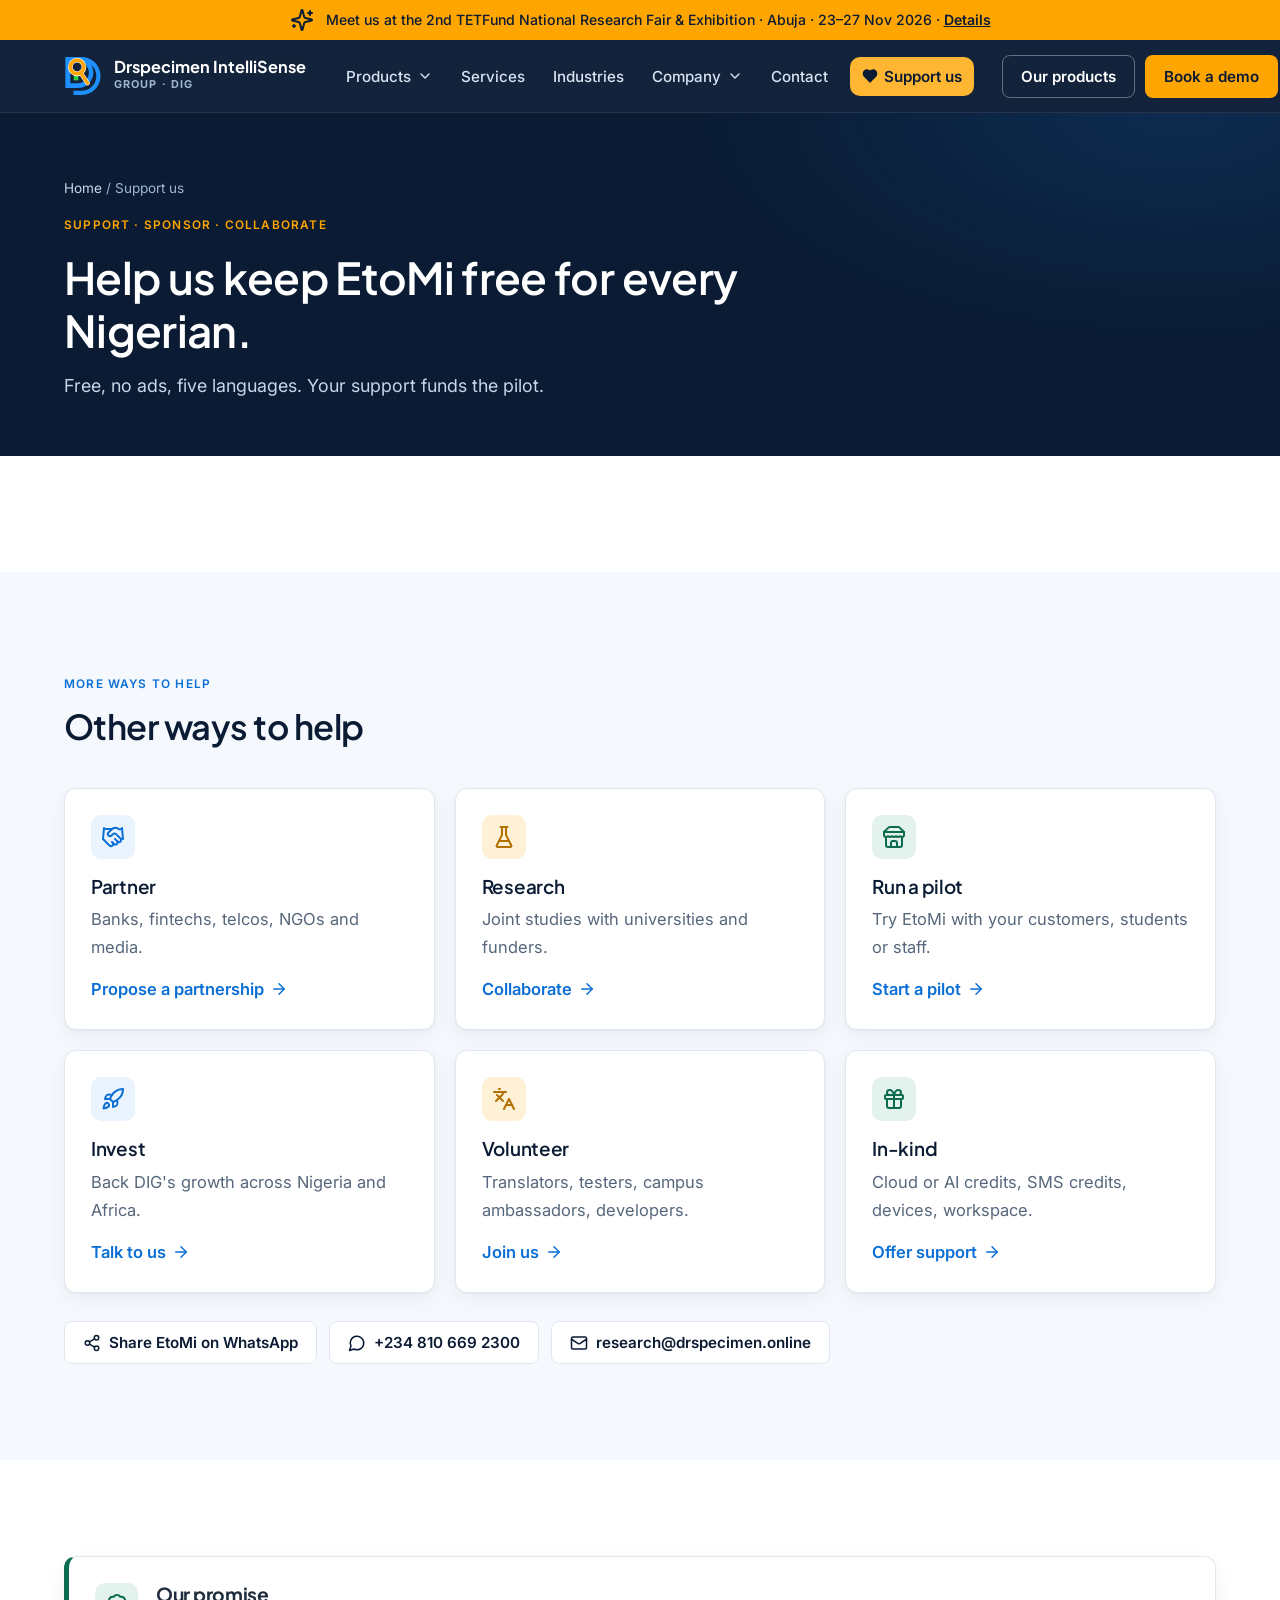
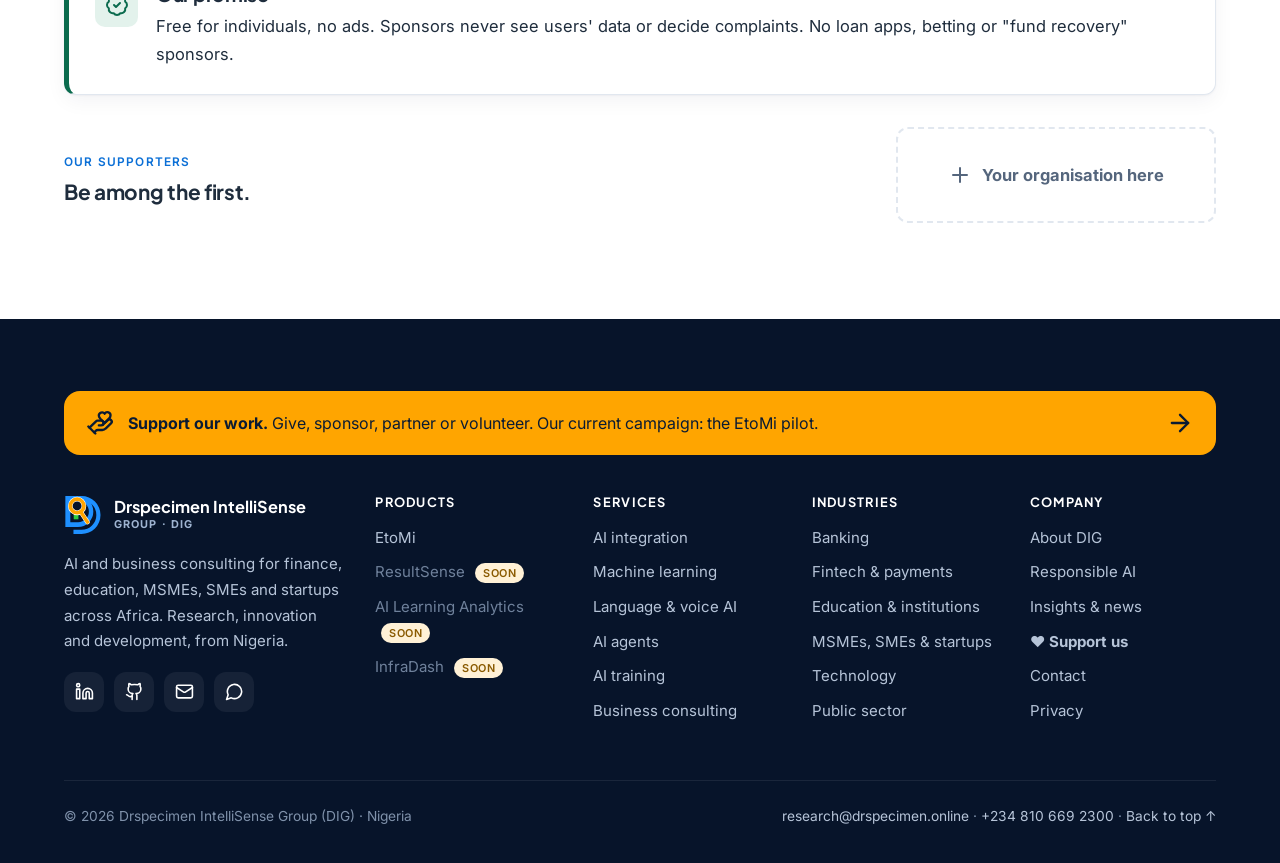
<file: support.html>
<!doctype html>
<html lang="en">
<head>
<meta charset="utf-8">
<meta name="viewport" content="width=device-width, initial-scale=1">
<title>Support EtoMi · Give, sponsor or partner · DIG</title>
<meta name="description" content="Give from ₦1,000, sponsor, partner or volunteer to keep EtoMi free: the AI consumer-rights assistant for failed bank transactions.">
<link rel="canonical" href="https://drspecimen.online/support">
<meta name="theme-color" content="#0A1B33">
<meta property="og:type" content="website">
<meta property="og:site_name" content="Drspecimen IntelliSense Group">
<meta property="og:title" content="Support EtoMi · Give, sponsor or partner · DIG">
<meta property="og:description" content="Give from ₦1,000, sponsor, partner or volunteer to keep EtoMi free: the AI consumer-rights assistant for failed bank transactions.">
<meta property="og:url" content="https://drspecimen.online/support">
<meta property="og:image" content="https://drspecimen.online/assets/img/og-image.png">
<meta name="twitter:card" content="summary_large_image">
<link rel="icon" href="assets/img/favicon.svg" type="image/svg+xml">
<link rel="icon" href="assets/img/favicon-32.png" sizes="32x32">
<link rel="apple-touch-icon" href="assets/img/apple-touch-icon.png">
<link rel="manifest" href="site.webmanifest">
<link rel="preconnect" href="https://fonts.googleapis.com">
<link rel="preconnect" href="https://fonts.gstatic.com" crossorigin>
<link href="https://fonts.googleapis.com/css2?family=Inter:wght@400;500;600;700&family=Plus+Jakarta+Sans:wght@500;600;700&display=swap" rel="stylesheet">
<link rel="stylesheet" href="assets/css/site.css?v=9">

</head>
<body>
<a class="skip" href="#main">Skip to content</a>
<div class="strip"><div class="wrap"><svg class="icon" aria-hidden="true" xmlns="http://www.w3.org/2000/svg" viewBox="0 0 24 24" fill="none" stroke="currentColor" stroke-width="2" stroke-linecap="round" stroke-linejoin="round" > <path d="M9.937 15.5A2 2 0 0 0 8.5 14.063l-6.135-1.582a.5.5 0 0 1 0-.962L8.5 9.936A2 2 0 0 0 9.937 8.5l1.582-6.135a.5.5 0 0 1 .963 0L14.063 8.5A2 2 0 0 0 15.5 9.937l6.135 1.581a.5.5 0 0 1 0 .964L15.5 14.063a2 2 0 0 0-1.437 1.437l-1.582 6.135a.5.5 0 0 1-.963 0z" /> <path d="M20 3v4" /> <path d="M22 5h-4" /> <path d="M4 17v2" /> <path d="M5 18H3" /> </svg><span>Meet us at the 2nd TETFund National Research Fair &amp; Exhibition · Abuja · 23–27 Nov 2026 · <a href="insights.html#nrfe-2026">Details</a></span></div></div>
<header class="site-header">
 <div class="wrap">
  <a class="brand" href="index.html" aria-label="Drspecimen IntelliSense Group home"><img src="assets/img/dig-logo.svg" alt="" width="38" height="40"><span><b>Drspecimen IntelliSense</b><small>Group · DIG</small></span></a>
  <a class="mob-support" href="support.html"><svg class="icon" aria-hidden="true" xmlns="http://www.w3.org/2000/svg" viewBox="0 0 24 24" fill="none" stroke="currentColor" stroke-width="2" stroke-linecap="round" stroke-linejoin="round" > <path d="M19 14c1.49-1.46 3-3.21 3-5.5A5.5 5.5 0 0 0 16.5 3c-1.76 0-3 .5-4.5 2-1.5-1.5-2.74-2-4.5-2A5.5 5.5 0 0 0 2 8.5c0 2.3 1.5 4.05 3 5.5l7 7Z" /> </svg> Support</a>
  <button class="burger" aria-label="Open menu" aria-expanded="false"><svg class="icon" aria-hidden="true" xmlns="http://www.w3.org/2000/svg" viewBox="0 0 24 24" fill="none" stroke="currentColor" stroke-width="2" stroke-linecap="round" stroke-linejoin="round" > <line x1="4" x2="20" y1="12" y2="12" /> <line x1="4" x2="20" y1="6" y2="6" /> <line x1="4" x2="20" y1="18" y2="18" /> </svg></button>
  <ul class="nav">
   <li class="has-menu"><button aria-expanded="false" aria-haspopup="true">Products <svg class="icon chev" aria-hidden="true" xmlns="http://www.w3.org/2000/svg" viewBox="0 0 24 24" fill="none" stroke="currentColor" stroke-width="2" stroke-linecap="round" stroke-linejoin="round" > <path d="m6 9 6 6 6-6" /> </svg></button><div class="menu" role="menu" data-products-menu><a href="etomi.html"><span class="mi"><svg class="icon" aria-hidden="true" xmlns="http://www.w3.org/2000/svg" viewBox="0 0 24 24" fill="none" stroke="currentColor" stroke-width="2" stroke-linecap="round" stroke-linejoin="round" > <line x1="3" x2="21" y1="22" y2="22" /> <line x1="6" x2="6" y1="18" y2="11" /> <line x1="10" x2="10" y1="18" y2="11" /> <line x1="14" x2="14" y1="18" y2="11" /> <line x1="18" x2="18" y1="18" y2="11" /> <polygon points="12 2 20 7 4 7" /> </svg></span><span><b>EtoMi<span class="tag live">Live</span></b><span class="d">Consumer-rights AI for bank and payment complaints</span></span></a><div class="soon-item" aria-disabled="true"><span class="mi"><svg class="icon" aria-hidden="true" xmlns="http://www.w3.org/2000/svg" viewBox="0 0 24 24" fill="none" stroke="currentColor" stroke-width="2" stroke-linecap="round" stroke-linejoin="round" > <path d="M14 22v-4a2 2 0 1 0-4 0v4" /> <path d="m18 10 3.447 1.724a1 1 0 0 1 .553.894V20a2 2 0 0 1-2 2H4a2 2 0 0 1-2-2v-7.382a1 1 0 0 1 .553-.894L6 10" /> <path d="M18 5v17" /> <path d="m4 6 7.106-3.553a2 2 0 0 1 1.788 0L20 6" /> <path d="M6 5v17" /> <circle cx="12" cy="9" r="2" /> </svg></span><span><b>ResultSense<span class="tag soon">Coming soon</span></b><span class="d">AI for school results</span></span></div><div class="soon-item" aria-disabled="true"><span class="mi"><svg class="icon" aria-hidden="true" xmlns="http://www.w3.org/2000/svg" viewBox="0 0 24 24" fill="none" stroke="currentColor" stroke-width="2" stroke-linecap="round" stroke-linejoin="round" > <path d="M3 3v16a2 2 0 0 0 2 2h16" /> <path d="m19 9-5 5-4-4-3 3" /> </svg></span><span><b>AI Learning Analytics<span class="tag soon">Coming soon</span></b><span class="d">Student performance prediction</span></span></div><div class="soon-item" aria-disabled="true"><span class="mi"><svg class="icon" aria-hidden="true" xmlns="http://www.w3.org/2000/svg" viewBox="0 0 24 24" fill="none" stroke="currentColor" stroke-width="2" stroke-linecap="round" stroke-linejoin="round" > <rect width="20" height="8" x="2" y="2" rx="2" ry="2" /> <rect width="20" height="8" x="2" y="14" rx="2" ry="2" /> <line x1="6" x2="6.01" y1="6" y2="6" /> <line x1="6" x2="6.01" y1="18" y2="18" /> </svg></span><span><b>InfraDash<span class="tag soon">Coming soon</span></b><span class="d">Infrastructure intelligence</span></span></div></div></li>
   <li><a href="services.html">Services</a></li>
   <li><a href="industries.html">Industries</a></li>
   <li class="has-menu"><button aria-expanded="false" aria-haspopup="true">Company <svg class="icon chev" aria-hidden="true" xmlns="http://www.w3.org/2000/svg" viewBox="0 0 24 24" fill="none" stroke="currentColor" stroke-width="2" stroke-linecap="round" stroke-linejoin="round" > <path d="m6 9 6 6 6-6" /> </svg></button><div class="menu" role="menu">
     <a href="about.html"><span class="mi"><svg class="icon" aria-hidden="true" xmlns="http://www.w3.org/2000/svg" viewBox="0 0 24 24" fill="none" stroke="currentColor" stroke-width="2" stroke-linecap="round" stroke-linejoin="round" > <path d="M16 21v-2a4 4 0 0 0-4-4H6a4 4 0 0 0-4 4v2" /> <circle cx="9" cy="7" r="4" /> <path d="M22 21v-2a4 4 0 0 0-3-3.87" /> <path d="M16 3.13a4 4 0 0 1 0 7.75" /> </svg></span><span><b>About DIG</b><span class="d">Who we are, mission and vision</span></span></a>
     <a href="responsible-ai.html"><span class="mi"><svg class="icon" aria-hidden="true" xmlns="http://www.w3.org/2000/svg" viewBox="0 0 24 24" fill="none" stroke="currentColor" stroke-width="2" stroke-linecap="round" stroke-linejoin="round" > <path d="M20 13c0 5-3.5 7.5-7.66 8.95a1 1 0 0 1-.67-.01C7.5 20.5 4 18 4 13V6a1 1 0 0 1 1-1c2 0 4.5-1.2 6.24-2.72a1.17 1.17 0 0 1 1.52 0C14.51 3.81 17 5 19 5a1 1 0 0 1 1 1z" /> <path d="m9 12 2 2 4-4" /> </svg></span><span><b>Responsible AI</b><span class="d">How we build AI people can trust</span></span></a>
     <a href="insights.html"><span class="mi"><svg class="icon" aria-hidden="true" xmlns="http://www.w3.org/2000/svg" viewBox="0 0 24 24" fill="none" stroke="currentColor" stroke-width="2" stroke-linecap="round" stroke-linejoin="round" > <path d="M12 7v14" /> <path d="M3 18a1 1 0 0 1-1-1V4a1 1 0 0 1 1-1h5a4 4 0 0 1 4 4 4 4 0 0 1 4-4h5a1 1 0 0 1 1 1v13a1 1 0 0 1-1 1h-6a3 3 0 0 0-3 3 3 3 0 0 0-3-3z" /> </svg></span><span><b>Insights &amp; news</b><span class="d">Updates, research and events</span></span></a>
   </div></li>
   <li><a href="contact.html">Contact</a></li>
   <li><a class="nav-support" href="support.html" aria-current="page"><svg class="icon" aria-hidden="true" xmlns="http://www.w3.org/2000/svg" viewBox="0 0 24 24" fill="none" stroke="currentColor" stroke-width="2" stroke-linecap="round" stroke-linejoin="round" > <path d="M19 14c1.49-1.46 3-3.21 3-5.5A5.5 5.5 0 0 0 16.5 3c-1.76 0-3 .5-4.5 2-1.5-1.5-2.74-2-4.5-2A5.5 5.5 0 0 0 2 8.5c0 2.3 1.5 4.05 3 5.5l7 7Z" /> </svg> Support us</a></li>
   <li class="mob-only"><a class="btn btn-primary" href="contact.html?topic=demo">Book a demo</a></li>
  </ul>
  <div class="head-cta"><a class="btn btn-ghost" href="index.html#products" data-latest="Latest: ">Our products</a><a class="btn btn-primary" href="contact.html?topic=demo">Book a demo</a></div>
 </div>
</header>
<main id="main"><section class="page-hero" style="padding:0"><div class="wrap"><div class="crumbs"><a href="index.html">Home</a> / Support us</div>
<div class="eyebrow" style="margin-top:18px">Support · Sponsor · Collaborate</div><h1>Help us keep EtoMi free for every Nigerian.</h1><p>Free, no ads, five languages. Your support funds the pilot.</p></div></section>
<section class="give" id="give"><div class="wrap">
<div data-dig-give="etomi"><noscript><p>To give, email <a href="mailto:research@drspecimen.online">research@drspecimen.online</a> or WhatsApp +234 810 669 2300.</p></noscript></div>
</div></section>
<section class="dark" data-impact-box hidden><div class="wrap"><div class="eyebrow">EtoMi impact, live</div><h2 style="color:#fff;margin:10px 0 24px">EtoMi's results so far</h2>
<div class="facts"><div class="fact"><b data-impact="amount_recovered">–</b><span>recovered by EtoMi users</span></div><div class="fact"><b data-impact="cases_resolved">–</b><span>cases resolved</span></div><div class="fact"><b data-impact="amount_logged">–</b><span>in complaints filed with banks</span></div><div class="fact"><b data-impact="median_days">–</b><span>typical days to get the money back</span></div></div></div></section>
<section class="soft"><div class="wrap">
<div class="sec-head"><div><div class="eyebrow dark">More ways to help</div><h2>Other ways to help</h2></div></div>
<div class="grid g3"><div class="card rv"><div class="ic"><svg class="icon" aria-hidden="true" xmlns="http://www.w3.org/2000/svg" viewBox="0 0 24 24" fill="none" stroke="currentColor" stroke-width="2" stroke-linecap="round" stroke-linejoin="round" > <path d="m11 17 2 2a1 1 0 1 0 3-3" /> <path d="m14 14 2.5 2.5a1 1 0 1 0 3-3l-3.88-3.88a3 3 0 0 0-4.24 0l-.88.88a1 1 0 1 1-3-3l2.81-2.81a5.79 5.79 0 0 1 7.06-.87l.47.28a2 2 0 0 0 1.42.25L21 4" /> <path d="m21 3 1 11h-2" /> <path d="M3 3 2 14l6.5 6.5a1 1 0 1 0 3-3" /> <path d="M3 4h8" /> </svg></div><h3>Partner</h3><p>Banks, fintechs, telcos, NGOs and media.</p><a class="link" href="contact.html?topic=partnership">Propose a partnership <svg class="icon" aria-hidden="true" xmlns="http://www.w3.org/2000/svg" viewBox="0 0 24 24" fill="none" stroke="currentColor" stroke-width="2" stroke-linecap="round" stroke-linejoin="round" > <path d="M5 12h14" /> <path d="m12 5 7 7-7 7" /> </svg></a></div><div class="card rv"><div class="ic o"><svg class="icon" aria-hidden="true" xmlns="http://www.w3.org/2000/svg" viewBox="0 0 24 24" fill="none" stroke="currentColor" stroke-width="2" stroke-linecap="round" stroke-linejoin="round" > <path d="M10 2v7.527a2 2 0 0 1-.211.896L4.72 20.55a1 1 0 0 0 .9 1.45h12.76a1 1 0 0 0 .9-1.45l-5.069-10.127A2 2 0 0 1 14 9.527V2" /> <path d="M8.5 2h7" /> <path d="M7 16h10" /> </svg></div><h3>Research</h3><p>Joint studies with universities and funders.</p><a class="link" href="contact.html?topic=research">Collaborate <svg class="icon" aria-hidden="true" xmlns="http://www.w3.org/2000/svg" viewBox="0 0 24 24" fill="none" stroke="currentColor" stroke-width="2" stroke-linecap="round" stroke-linejoin="round" > <path d="M5 12h14" /> <path d="m12 5 7 7-7 7" /> </svg></a></div><div class="card rv"><div class="ic g"><svg class="icon" aria-hidden="true" xmlns="http://www.w3.org/2000/svg" viewBox="0 0 24 24" fill="none" stroke="currentColor" stroke-width="2" stroke-linecap="round" stroke-linejoin="round" > <path d="m2 7 4.41-4.41A2 2 0 0 1 7.83 2h8.34a2 2 0 0 1 1.42.59L22 7" /> <path d="M4 12v8a2 2 0 0 0 2 2h12a2 2 0 0 0 2-2v-8" /> <path d="M15 22v-4a2 2 0 0 0-2-2h-2a2 2 0 0 0-2 2v4" /> <path d="M2 7h20" /> <path d="M22 7v3a2 2 0 0 1-2 2a2.7 2.7 0 0 1-1.59-.63.7.7 0 0 0-.82 0A2.7 2.7 0 0 1 16 12a2.7 2.7 0 0 1-1.59-.63.7.7 0 0 0-.82 0A2.7 2.7 0 0 1 12 12a2.7 2.7 0 0 1-1.59-.63.7.7 0 0 0-.82 0A2.7 2.7 0 0 1 8 12a2.7 2.7 0 0 1-1.59-.63.7.7 0 0 0-.82 0A2.7 2.7 0 0 1 4 12a2 2 0 0 1-2-2V7" /> </svg></div><h3>Run a pilot</h3><p>Try EtoMi with your customers, students or staff.</p><a class="link" href="contact.html?topic=etomi">Start a pilot <svg class="icon" aria-hidden="true" xmlns="http://www.w3.org/2000/svg" viewBox="0 0 24 24" fill="none" stroke="currentColor" stroke-width="2" stroke-linecap="round" stroke-linejoin="round" > <path d="M5 12h14" /> <path d="m12 5 7 7-7 7" /> </svg></a></div><div class="card rv"><div class="ic"><svg class="icon" aria-hidden="true" xmlns="http://www.w3.org/2000/svg" viewBox="0 0 24 24" fill="none" stroke="currentColor" stroke-width="2" stroke-linecap="round" stroke-linejoin="round" > <path d="M4.5 16.5c-1.5 1.26-2 5-2 5s3.74-.5 5-2c.71-.84.7-2.13-.09-2.91a2.18 2.18 0 0 0-2.91-.09z" /> <path d="m12 15-3-3a22 22 0 0 1 2-3.95A12.88 12.88 0 0 1 22 2c0 2.72-.78 7.5-6 11a22.35 22.35 0 0 1-4 2z" /> <path d="M9 12H4s.55-3.03 2-4c1.62-1.08 5 0 5 0" /> <path d="M12 15v5s3.03-.55 4-2c1.08-1.62 0-5 0-5" /> </svg></div><h3>Invest</h3><p>Back DIG's growth across Nigeria and Africa.</p><a class="link" href="contact.html?topic=investment">Talk to us <svg class="icon" aria-hidden="true" xmlns="http://www.w3.org/2000/svg" viewBox="0 0 24 24" fill="none" stroke="currentColor" stroke-width="2" stroke-linecap="round" stroke-linejoin="round" > <path d="M5 12h14" /> <path d="m12 5 7 7-7 7" /> </svg></a></div><div class="card rv"><div class="ic o"><svg class="icon" aria-hidden="true" xmlns="http://www.w3.org/2000/svg" viewBox="0 0 24 24" fill="none" stroke="currentColor" stroke-width="2" stroke-linecap="round" stroke-linejoin="round" > <path d="m5 8 6 6" /> <path d="m4 14 6-6 2-3" /> <path d="M2 5h12" /> <path d="M7 2h1" /> <path d="m22 22-5-10-5 10" /> <path d="M14 18h6" /> </svg></div><h3>Volunteer</h3><p>Translators, testers, campus ambassadors, developers.</p><a class="link" href="contact.html?topic=volunteer">Join us <svg class="icon" aria-hidden="true" xmlns="http://www.w3.org/2000/svg" viewBox="0 0 24 24" fill="none" stroke="currentColor" stroke-width="2" stroke-linecap="round" stroke-linejoin="round" > <path d="M5 12h14" /> <path d="m12 5 7 7-7 7" /> </svg></a></div><div class="card rv"><div class="ic g"><svg class="icon" aria-hidden="true" xmlns="http://www.w3.org/2000/svg" viewBox="0 0 24 24" fill="none" stroke="currentColor" stroke-width="2" stroke-linecap="round" stroke-linejoin="round" > <rect x="3" y="8" width="18" height="4" rx="1" /> <path d="M12 8v13" /> <path d="M19 12v7a2 2 0 0 1-2 2H7a2 2 0 0 1-2-2v-7" /> <path d="M7.5 8a2.5 2.5 0 0 1 0-5A4.8 8 0 0 1 12 8a4.8 8 0 0 1 4.5-5 2.5 2.5 0 0 1 0 5" /> </svg></div><h3>In-kind</h3><p>Cloud or AI credits, SMS credits, devices, workspace.</p><a class="link" href="contact.html?topic=inkind">Offer support <svg class="icon" aria-hidden="true" xmlns="http://www.w3.org/2000/svg" viewBox="0 0 24 24" fill="none" stroke="currentColor" stroke-width="2" stroke-linecap="round" stroke-linejoin="round" > <path d="M5 12h14" /> <path d="m12 5 7 7-7 7" /> </svg></a></div></div>
<div class="quick rv" style="margin-top:28px">
 <a class="btn btn-line" href="https://wa.me/?text=EtoMi%20helps%20you%20get%20your%20money%20back%20from%20failed%20bank%20transactions%2C%20free%2C%20in%20five%20Nigerian%20languages%3A%20https%3A%2F%2Fetomi.drspecimen.online%2F%3Ffrom%3Dshare" rel="noopener"><svg class="icon" aria-hidden="true" xmlns="http://www.w3.org/2000/svg" viewBox="0 0 24 24" fill="none" stroke="currentColor" stroke-width="2" stroke-linecap="round" stroke-linejoin="round" > <circle cx="18" cy="5" r="3" /> <circle cx="6" cy="12" r="3" /> <circle cx="18" cy="19" r="3" /> <line x1="8.59" x2="15.42" y1="13.51" y2="17.49" /> <line x1="15.41" x2="8.59" y1="6.51" y2="10.49" /> </svg> Share EtoMi on WhatsApp</a>
 <a class="btn btn-line" href="https://wa.me/2348106692300" rel="noopener"><svg class="icon" aria-hidden="true" xmlns="http://www.w3.org/2000/svg" viewBox="0 0 24 24" fill="none" stroke="currentColor" stroke-width="2" stroke-linecap="round" stroke-linejoin="round" > <path d="M7.9 20A9 9 0 1 0 4 16.1L2 22Z" /> </svg> +234 810 669 2300</a>
 <a class="btn btn-line" href="mailto:research@drspecimen.online?subject=Supporting%20EtoMi"><svg class="icon" aria-hidden="true" xmlns="http://www.w3.org/2000/svg" viewBox="0 0 24 24" fill="none" stroke="currentColor" stroke-width="2" stroke-linecap="round" stroke-linejoin="round" > <rect width="20" height="16" x="2" y="4" rx="2" /> <path d="m22 7-8.97 5.7a1.94 1.94 0 0 1-2.06 0L2 7" /> </svg> research@drspecimen.online</a>
</div></div></section>
<section><div class="wrap"><div class="promise rv">
 <div class="ic g"><svg class="icon" aria-hidden="true" xmlns="http://www.w3.org/2000/svg" viewBox="0 0 24 24" fill="none" stroke="currentColor" stroke-width="2" stroke-linecap="round" stroke-linejoin="round" > <path d="M3.85 8.62a4 4 0 0 1 4.78-4.77 4 4 0 0 1 6.74 0 4 4 0 0 1 4.78 4.78 4 4 0 0 1 0 6.74 4 4 0 0 1-4.77 4.78 4 4 0 0 1-6.75 0 4 4 0 0 1-4.78-4.77 4 4 0 0 1 0-6.76Z" /> <path d="m9 12 2 2 4-4" /> </svg></div>
 <div><h3>Our promise</h3><p>Free for individuals, no ads. Sponsors never see users' data or decide complaints. No loan apps, betting or "fund recovery" sponsors.</p></div>
</div>
<div class="supporters rv"><div><div class="eyebrow dark">Our supporters</div><h3>Be among the first.</h3></div>
<a class="supporter-slot" href="support.html#sponsor"><svg class="icon" aria-hidden="true" xmlns="http://www.w3.org/2000/svg" viewBox="0 0 24 24" fill="none" stroke="currentColor" stroke-width="2" stroke-linecap="round" stroke-linejoin="round" > <path d="M5 12h14" /> <path d="M12 5v14" /> </svg><span>Your organisation here</span></a></div>
</div></section></main>
<footer class="site-footer">
 <div class="wrap">
  <a class="f-support" href="support.html"><svg class="icon" aria-hidden="true" xmlns="http://www.w3.org/2000/svg" viewBox="0 0 24 24" fill="none" stroke="currentColor" stroke-width="2" stroke-linecap="round" stroke-linejoin="round" > <path d="M11 14h2a2 2 0 1 0 0-4h-3c-.6 0-1.1.2-1.4.6L3 16" /> <path d="m7 20 1.6-1.4c.3-.4.8-.6 1.4-.6h4c1.1 0 2.1-.4 2.8-1.2l4.6-4.4a2 2 0 0 0-2.75-2.91l-4.2 3.9" /> <path d="m2 15 6 6" /> <path d="M19.5 8.5c.7-.7 1.5-1.6 1.5-2.7A2.73 2.73 0 0 0 16 4a2.78 2.78 0 0 0-5 1.8c0 1.2.8 2 1.5 2.8L16 12Z" /> </svg><span><b>Support our work.</b> Give, sponsor, partner or volunteer. Our current campaign: the EtoMi pilot.</span><svg class="icon" aria-hidden="true" xmlns="http://www.w3.org/2000/svg" viewBox="0 0 24 24" fill="none" stroke="currentColor" stroke-width="2" stroke-linecap="round" stroke-linejoin="round" > <path d="M5 12h14" /> <path d="m12 5 7 7-7 7" /> </svg></a>
  <div class="f-top">
   <div class="f-brand">
    <a class="brand" href="index.html"><img src="assets/img/dig-logo.svg" alt="" width="38" height="40"><span><b style="color:#fff">Drspecimen IntelliSense</b><small>Group · DIG</small></span></a>
    <p>AI and business consulting for finance, education, MSMEs, SMEs and startups across Africa. Research, innovation and development, from Nigeria.</p>
    <div class="social">
     <a href="https://www.linkedin.com/company/drspecimen" aria-label="DIG on LinkedIn" rel="noopener"><svg class="icon" aria-hidden="true" xmlns="http://www.w3.org/2000/svg" viewBox="0 0 24 24" fill="none" stroke="currentColor" stroke-width="2" stroke-linecap="round" stroke-linejoin="round" > <path d="M16 8a6 6 0 0 1 6 6v7h-4v-7a2 2 0 0 0-2-2 2 2 0 0 0-2 2v7h-4v-7a6 6 0 0 1 6-6z" /> <rect width="4" height="12" x="2" y="9" /> <circle cx="4" cy="4" r="2" /> </svg></a>
     <a href="https://github.com/drspecimen" aria-label="DIG on GitHub" rel="noopener"><svg class="icon" aria-hidden="true" xmlns="http://www.w3.org/2000/svg" viewBox="0 0 24 24" fill="none" stroke="currentColor" stroke-width="2" stroke-linecap="round" stroke-linejoin="round" > <path d="M15 22v-4a4.8 4.8 0 0 0-1-3.5c3 0 6-2 6-5.5.08-1.25-.27-2.48-1-3.5.28-1.15.28-2.35 0-3.5 0 0-1 0-3 1.5-2.64-.5-5.36-.5-8 0C6 2 5 2 5 2c-.3 1.15-.3 2.35 0 3.5A5.403 5.403 0 0 0 4 9c0 3.5 3 5.5 6 5.5-.39.49-.68 1.05-.85 1.65-.17.6-.22 1.23-.15 1.85v4" /> <path d="M9 18c-4.51 2-5-2-7-2" /> </svg></a>
     <a href="mailto:research@drspecimen.online" aria-label="Email DIG"><svg class="icon" aria-hidden="true" xmlns="http://www.w3.org/2000/svg" viewBox="0 0 24 24" fill="none" stroke="currentColor" stroke-width="2" stroke-linecap="round" stroke-linejoin="round" > <rect width="20" height="16" x="2" y="4" rx="2" /> <path d="m22 7-8.97 5.7a1.94 1.94 0 0 1-2.06 0L2 7" /> </svg></a>
     <a href="https://wa.me/2348106692300" aria-label="WhatsApp DIG" rel="noopener"><svg class="icon" aria-hidden="true" xmlns="http://www.w3.org/2000/svg" viewBox="0 0 24 24" fill="none" stroke="currentColor" stroke-width="2" stroke-linecap="round" stroke-linejoin="round" > <path d="M7.9 20A9 9 0 1 0 4 16.1L2 22Z" /> </svg></a>
    </div>
   </div>
   <div class="f-col"><h4>Products</h4><ul><li><a href="etomi.html">EtoMi</a></li><li class="muted">ResultSense <span class="tag soon">Soon</span></li><li class="muted">AI Learning Analytics <span class="tag soon">Soon</span></li><li class="muted">InfraDash <span class="tag soon">Soon</span></li></ul></div>
   <div class="f-col"><h4>Services</h4><ul>
    <li><a href="services.html#ai-integration">AI integration</a></li><li><a href="services.html#machine-learning-predictive-analytics">Machine learning</a></li>
    <li><a href="services.html#language-voice-ai">Language &amp; voice AI</a></li><li><a href="services.html#ai-agents-automation">AI agents</a></li>
    <li><a href="services.html#ai-training-capacity-building">AI training</a></li><li><a href="services.html#consulting">Business consulting</a></li></ul></div>
   <div class="f-col"><h4>Industries</h4><ul>
    <li><a href="industries.html#banking">Banking</a></li><li><a href="industries.html#fintech-payments">Fintech &amp; payments</a></li>
    <li><a href="industries.html#education-institutions">Education &amp; institutions</a></li><li><a href="industries.html#msmes-smes-startups">MSMEs, SMEs &amp; startups</a></li>
    <li><a href="industries.html#technology-infrastructure">Technology</a></li><li><a href="industries.html#public-sector-ngos">Public sector</a></li></ul></div>
   <div class="f-col"><h4>Company</h4><ul>
    <li><a href="about.html">About DIG</a></li><li><a href="responsible-ai.html">Responsible AI</a></li>
    <li><a href="insights.html">Insights &amp; news</a></li><li><a href="support.html"><b>❤ Support us</b></a></li><li><a href="contact.html">Contact</a></li><li><a href="privacy.html">Privacy</a></li></ul></div>
  </div>
  <div class="f-bot"><span>© <span data-year>2026</span> Drspecimen IntelliSense Group (DIG) · Nigeria</span>
   <span><a href="mailto:research@drspecimen.online">research@drspecimen.online</a> · <a href="https://wa.me/2348106692300">+234 810 669 2300</a> · <a href="#main">Back to top ↑</a></span></div>
 </div>
</footer>
<script src="assets/js/site.js?v=9" defer></script>
<script src="assets/js/products.js?v=9" defer></script>
<script src="https://admin.drspecimen.online/give.js" defer></script>
</body></html>
</file>
<file: assets/css/site.css>
/* Drspecimen IntelliSense Group — site styles */
:root{
  --navy:#0A1B33; --navy-2:#102745; --navy-3:#16345C;
  --blue:#1E90FF; --blue-d:#0B6FD6; --sky:#EAF4FF;
  --orange:#FFA500; --orange-d:#D98A00;
  --green:#0B6B4E; --green-l:#E3F2EC; --mint:#2ECC40;
  --ink:#0E1B2B; --muted:#55667D; --line:#E1E7EF; --bg:#FFFFFF; --soft:#F5F8FC;
  --radius:12px; --shadow:0 1px 2px rgba(10,27,51,.04),0 6px 20px rgba(10,27,51,.05);
  --max:1200px;
}
*{box-sizing:border-box}
html{scroll-behavior:smooth;-webkit-text-size-adjust:100%}
body{margin:0;background:var(--bg);color:var(--ink);font-family:Inter,system-ui,-apple-system,"Segoe UI",Roboto,sans-serif;font-size:16px;line-height:1.6}
img{max-width:100%;display:block}
a{color:inherit}
h1,h2,h3,h4{font-family:'Plus Jakarta Sans',Inter,sans-serif;letter-spacing:-.02em;line-height:1.15;margin:0}
p{margin:0 0 1em}
.wrap{max-width:var(--max);margin:0 auto;padding:0 24px}
.icon{width:24px;height:24px;flex:none}
.skip{position:absolute;left:-999px;top:8px;background:#fff;color:var(--navy);padding:10px 14px;border-radius:8px;z-index:99}
.skip:focus{left:8px}
:focus-visible{outline:3px solid var(--orange);outline-offset:3px;border-radius:6px}

/* ---------- top strip ---------- */
.strip{background:var(--orange);color:var(--navy);font-size:.88rem;font-weight:600}
.strip .wrap{display:flex;gap:12px;align-items:center;justify-content:center;padding-block:8px;text-align:center}
.strip a{font-weight:600}

/* ---------- header ---------- */
.site-header{position:sticky;top:0;z-index:50;background:rgba(10,27,51,.96);backdrop-filter:saturate(1.4) blur(10px);color:#fff;border-bottom:1px solid rgba(255,255,255,.08)}
.site-header .wrap{display:flex;align-items:center;gap:28px;height:72px}
.brand{display:flex;align-items:center;gap:12px;text-decoration:none;flex:none}
.brand img{width:38px;height:40px}
.brand b{font-family:'Plus Jakarta Sans',Inter,system-ui,sans-serif;font-weight:600;font-size:1.02rem;line-height:1.05;display:block}
.brand small{display:block;font-size:.68rem;letter-spacing:.1em;text-transform:uppercase;color:#9FB4D1;font-weight:700}
.nav{display:flex;align-items:center;gap:4px;margin-left:auto}
.nav > li{list-style:none;position:relative}
.nav{padding:0;margin-block:0}
.nav a,.nav button{display:flex;align-items:center;gap:6px;color:#D8E3F2;text-decoration:none;font:500 .95rem Inter;padding:10px 12px;border-radius:10px;background:none;border:0;cursor:pointer}
.nav a:hover,.nav button:hover,.nav a[aria-current="page"]{color:#fff;background:rgba(255,255,255,.07)}
.nav .chev{width:16px;height:16px;transition:transform .2s}
.nav li.open .chev{transform:rotate(180deg)}
.menu{position:absolute;top:calc(100% + 10px);left:-12px;min-width:340px;background:#fff;color:var(--ink);border-radius:16px;box-shadow:0 24px 60px rgba(10,27,51,.25);padding:10px;display:none}
.nav li.open .menu{display:block}
.menu a{color:var(--ink);display:flex;align-items:flex-start;gap:12px;padding:12px;border-radius:12px}
.menu a:hover{background:var(--soft);color:var(--ink)}
.menu .mi{width:36px;height:36px;border-radius:10px;background:var(--sky);color:var(--blue-d);display:grid;place-items:center;flex:none}
.menu .mi .icon{width:20px;height:20px}
.menu b{display:block;font-size:.95rem}
.menu span.d{display:block;color:var(--muted);font-size:.84rem;font-weight:500}
.menu .soon-item{display:flex;gap:12px;padding:12px;border-radius:12px;color:#8494AA;cursor:default}
.menu .soon-item .mi{background:#F1F4F8;color:#9AA8BB}
.tag{display:inline-block;font:700 .68rem Inter;letter-spacing:.06em;text-transform:uppercase;border-radius:999px;padding:3px 8px;vertical-align:middle;margin-left:6px}
.tag.live{background:var(--green-l);color:var(--green)}
.tag.soon{background:#FFF1D6;color:#8A5A00}
.head-cta{display:flex;gap:10px;flex:none}
.btn{display:inline-flex;align-items:center;justify-content:center;gap:8px;padding:12px 20px;border-radius:12px;font:600 .95rem Inter;text-decoration:none;border:1.5px solid transparent;cursor:pointer;transition:transform .15s,background .15s}
.btn:hover{transform:translateY(-1px)}
.btn .icon{width:18px;height:18px}
.btn-primary{background:var(--orange);color:var(--navy)}
.btn-primary:hover{background:#FFB52E}
.btn-blue{background:var(--blue);color:#fff}
.btn-blue:hover{background:var(--blue-d)}
.btn-green{background:var(--green);color:#fff}
.btn-ghost{border-color:rgba(255,255,255,.35);color:#fff}
.btn-ghost:hover{background:rgba(255,255,255,.08)}
.btn-line{border-color:var(--line);color:var(--navy);background:#fff}
.btn-line:hover{border-color:var(--blue)}
.nav .mob-only{display:none}
.burger{display:none;margin-left:auto;background:none;border:0;color:#fff;padding:8px;cursor:pointer}

/* ---------- hero ---------- */
.hero{position:relative;overflow:hidden;background:radial-gradient(1200px 600px at 85% 10%,#1B4B86 0%,rgba(27,75,134,0) 60%),radial-gradient(900px 500px at 0% 100%,#0F3A3A 0%,rgba(15,58,58,0) 60%),var(--navy);color:#fff}
.hero .wrap{display:grid;grid-template-columns:1.15fr .85fr;gap:48px;align-items:center;padding-block:88px 96px}
.eyebrow{display:inline-flex;align-items:center;gap:8px;font:600 .78rem 'Plus Jakarta Sans',Inter,system-ui,sans-serif;letter-spacing:.1em;text-transform:uppercase;color:var(--orange)}
.eyebrow.dark{color:var(--blue-d)}
.hero h1{font-size:clamp(2.3rem,5.2vw,4rem);font-weight:600;margin:16px 0 18px}
.hero h1 em{font-style:normal;color:var(--orange)}
.hero p.lede{font-size:clamp(1.05rem,1.8vw,1.22rem);color:#C9D6E8;max-width:58ch;margin-bottom:30px}
.hero .ctas{display:flex;flex-wrap:wrap;gap:12px}
.hero .trust{display:flex;flex-wrap:wrap;gap:10px 22px;margin-top:34px;color:#9FB4D1;font-size:.9rem}
.hero .trust span{display:flex;align-items:center;gap:8px}
.hero .trust .icon{width:18px;height:18px;color:var(--mint)}
.loop{position:relative;aspect-ratio:1;max-width:460px;justify-self:center;width:100%}
.loop svg{width:100%;height:100%}
.loop .node{font-family:'Plus Jakarta Sans',Inter,system-ui,sans-serif;font-weight:600}
.page-hero{background:radial-gradient(900px 400px at 90% 0%,#1B4B86 0%,rgba(27,75,134,0) 60%),var(--navy);color:#fff}
.page-hero .wrap{padding-block:72px 64px}
.page-hero h1{font-size:clamp(2rem,4.4vw,3.2rem);font-weight:600;margin:14px 0 14px;max-width:22ch}
.page-hero p{color:#C9D6E8;font-size:1.12rem;max-width:62ch;margin:0}
.crumbs{font-size:.85rem;color:#9FB4D1}
.crumbs a{color:#C9D6E8;text-decoration:none}

/* ---------- anchor bar ---------- */
.anchors{background:#fff;border-bottom:1px solid var(--line);position:sticky;top:72px;z-index:40}
.anchors .wrap{display:flex;gap:6px;overflow-x:auto;scrollbar-width:none}
.anchors a{white-space:nowrap;text-decoration:none;color:var(--muted);font-weight:600;font-size:.92rem;padding:14px 12px;border-bottom:3px solid transparent}
.anchors a:hover,.anchors a.on{color:var(--navy);border-bottom-color:var(--orange)}

/* ---------- sections ---------- */
section{padding-block:88px}
section.soft{background:var(--soft)}
section.dark{background:var(--navy);color:#fff}
.sec-head{display:flex;justify-content:space-between;align-items:flex-end;gap:24px;margin-bottom:40px;flex-wrap:wrap}
.sec-head h2{font-size:clamp(1.7rem,3.2vw,2.5rem);font-weight:600;color:var(--navy);margin-top:10px;max-width:24ch}
section.dark .sec-head h2{color:#fff}
.sec-head p{color:var(--muted);max-width:58ch;margin:12px 0 0;font-size:1.05rem}
section.dark .sec-head p{color:#C9D6E8}
.link{display:inline-flex;align-items:center;gap:6px;font-weight:700;color:var(--blue-d);text-decoration:none}
.link .icon{width:18px;height:18px;transition:transform .15s}
.link:hover .icon{transform:translateX(3px)}
section.dark .link{color:var(--orange)}

.grid{display:grid;gap:20px}
.g2{grid-template-columns:repeat(2,1fr)} .g3{grid-template-columns:repeat(3,1fr)} .g4{grid-template-columns:repeat(4,1fr)}
.card{background:#fff;border:1px solid var(--line);border-radius:var(--radius);padding:28px;box-shadow:var(--shadow);display:flex;flex-direction:column}
.card h3{font-size:1.18rem;color:var(--navy);margin:16px 0 8px}
.card p{color:var(--muted);margin:0 0 14px}
.card .link{margin-top:auto}
.ic{width:48px;height:48px;border-radius:14px;background:var(--sky);color:var(--blue-d);display:grid;place-items:center}
.ic.o{background:#FFF1D6;color:#B36F00} .ic.g{background:var(--green-l);color:var(--green)}
section.dark .card{background:var(--navy-2);border-color:rgba(255,255,255,.08);box-shadow:none}
section.dark .card h3{color:#fff} section.dark .card p{color:#C9D6E8}
section.dark .ic{background:rgba(30,144,255,.15);color:#7CC0FF}

/* announcements */
.ann{position:relative;overflow:hidden;border-radius:var(--radius);padding:28px;min-height:230px;display:flex;flex-direction:column;justify-content:flex-end;color:#fff;text-decoration:none;background:var(--navy-3)}
.ann::before{content:"";position:absolute;inset:0;background:var(--bgimg) center/cover;opacity:.35;transition:transform .4s}
.ann:hover::before{transform:scale(1.04)}
.ann > *{position:relative}
.ann .k{font:600 .72rem 'Plus Jakarta Sans',Inter,system-ui,sans-serif;letter-spacing:.1em;text-transform:uppercase;color:var(--orange);margin-bottom:8px}
.ann h3{font-size:1.25rem;margin-bottom:10px}
.ann p{color:#D8E3F2;font-size:.95rem;margin:0 0 12px}
.ann .link{color:#fff}
.ann.a1{background:linear-gradient(135deg,#0B6B4E,#0A3B33)}
.ann.a2{background:linear-gradient(135deg,#1E5AA8,#0A1B33)}
.ann.a3{background:linear-gradient(135deg,#7A4A00,#0A1B33)}

/* industries */
.ind{background:#fff;border:1px solid var(--line);border-radius:var(--radius);padding:26px;transition:border-color .2s,box-shadow .2s}
.ind:hover{border-color:var(--blue);box-shadow:var(--shadow)}
.ind h3{font-size:1.1rem;color:var(--navy);margin:14px 0 4px}
.ind .one{font-weight:700;color:var(--blue-d);font-size:.92rem;margin-bottom:8px}
.ind p{color:var(--muted);font-size:.95rem;margin:0}

/* products */
.prod{position:relative;background:#fff;border:1px solid var(--line);border-radius:16px;overflow:hidden;display:flex;flex-direction:column;box-shadow:var(--shadow)}
.prod .art{height:170px;display:grid;place-items:center;color:#fff;position:relative;overflow:hidden}
.prod .art .icon{width:64px;height:64px;opacity:.95}
.prod .art img{height:150px;width:auto;border-radius:16px;margin-top:40px;box-shadow:0 10px 30px rgba(0,0,0,.3)}
.prod .body{padding:24px;display:flex;flex-direction:column;flex:1}
.prod h3{font-size:1.3rem;color:var(--navy);margin-bottom:6px}
.prod .sub{font-weight:700;color:var(--blue-d);font-size:.9rem;margin-bottom:10px}
.prod p{color:var(--muted);font-size:.96rem}
.prod .tag.st{margin:0 0 10px;align-self:flex-start}
.prod .foot{margin-top:auto;display:flex;align-items:center;justify-content:space-between;gap:10px}
.prod.is-soon .art{filter:saturate(.6)}
.prod .closed{display:inline-flex;align-items:center;gap:6px;color:#8494AA;font-weight:700;font-size:.92rem}
.prod .closed .icon{width:16px;height:16px}

/* facts */
.facts{display:grid;grid-template-columns:repeat(4,1fr);gap:20px}
.fact{border-left:3px solid var(--orange);padding:6px 0 6px 20px}
.fact b{display:block;font:600 clamp(2.2rem,4vw,3.2rem) 'Plus Jakarta Sans',Inter,system-ui,sans-serif;color:#fff;letter-spacing:-.03em}
.fact span{color:#C9D6E8}

/* recognition / quote */
.rec{display:grid;grid-template-columns:1.2fr .8fr;gap:40px;align-items:center}
.quote{font:700 clamp(1.3rem,2.4vw,1.8rem)/1.35 'Plus Jakarta Sans',Inter,system-ui,sans-serif;color:var(--navy);margin:16px 0 20px}
.badge-card{background:var(--navy);color:#fff;border-radius:16px;padding:30px;position:relative;overflow:hidden}
.badge-card::after{content:"";position:absolute;right:-60px;top:-60px;width:200px;height:200px;border-radius:50%;background:rgba(255,165,0,.18)}
.badge-card h3{font-size:1.3rem;margin:10px 0 8px}
.badge-card p{color:#C9D6E8;margin:0}

/* banner (responsible AI) */
.banner{display:grid;grid-template-columns:1fr 1fr;gap:0;border-radius:16px;overflow:hidden;background:var(--green);color:#fff}
.banner .txt{padding:52px}
.banner h2{font-size:clamp(1.7rem,3vw,2.4rem);font-weight:600;margin:12px 0 14px}
.banner p{color:#D5EDE3}
.banner .pic{background:linear-gradient(160deg,#0E7F5D,#063D2D);display:grid;place-items:center;padding:30px}
.banner .pic .icon{width:160px;height:160px;color:#7FE0B8;stroke-width:1.2}
.banner ul{list-style:none;padding:0;margin:0 0 26px}
.banner li{display:flex;gap:10px;margin:8px 0;color:#E9F7F1}
.banner li .icon{width:20px;height:20px;color:var(--mint);margin-top:3px}

/* news */
.news{background:#fff;border:1px solid var(--line);border-radius:var(--radius);overflow:hidden;display:flex;flex-direction:column;text-decoration:none}
.news .thumb{height:150px;display:grid;place-items:center;color:#fff}
.news .thumb .icon{width:44px;height:44px}
.news .b{padding:22px;display:flex;flex-direction:column;flex:1}
.news .meta{font-size:.8rem;color:var(--muted);font-weight:600;margin-bottom:8px}
.news .meta i{font-style:normal;background:var(--sky);color:var(--blue-d);border-radius:999px;padding:2px 8px;margin-right:8px;text-transform:uppercase;font-size:.7rem;letter-spacing:.06em}
.news h3{font-size:1.08rem;color:var(--navy);margin-bottom:8px}
.news p{color:var(--muted);font-size:.94rem}
.news .link{margin-top:auto}

/* CTA band */
.cta-band{background:linear-gradient(120deg,var(--navy) 0%,#13406F 100%);color:#fff;border-radius:16px;padding:56px;display:grid;grid-template-columns:1.4fr auto;gap:30px;align-items:center}
.cta-band h2{font-size:clamp(1.7rem,3vw,2.4rem);font-weight:600;margin:10px 0 10px}
.cta-band p{color:#C9D6E8;margin:0;max-width:60ch}
.cta-band .ctas{display:flex;gap:12px;flex-wrap:wrap}

/* split feature rows */
.split{display:grid;grid-template-columns:1fr 1fr;gap:56px;align-items:center}
.split + .split{margin-top:80px}
.split.rev > :first-child{order:2}
.split h2{font-size:clamp(1.6rem,3vw,2.3rem);font-weight:600;color:var(--navy);margin:10px 0 16px}
.split p{color:var(--muted);font-size:1.04rem}
.ticks{list-style:none;padding:0;margin:18px 0 26px}
.ticks li{display:flex;gap:12px;margin:10px 0}
.ticks li .icon{width:22px;height:22px;color:var(--green);flex:none;margin-top:2px}
.phones{display:flex;gap:18px;justify-content:center;align-items:flex-end}
.phones img{width:200px;border-radius:16px;box-shadow:0 24px 60px rgba(10,27,51,.25);border:6px solid #0A1B33}
.phones img:nth-child(2){width:230px;margin-bottom:28px}
.steps{counter-reset:s;display:grid;grid-template-columns:repeat(4,1fr);gap:20px}
.step{background:#fff;border:1px solid var(--line);border-radius:var(--radius);padding:26px;position:relative}
.step::before{counter-increment:s;content:counter(s);font:600 1.1rem 'Plus Jakarta Sans',Inter,system-ui,sans-serif;width:40px;height:40px;border-radius:12px;background:var(--orange);color:var(--navy);display:grid;place-items:center;margin-bottom:14px}
.step h3{font-size:1.08rem;color:var(--navy);margin-bottom:8px}
.step p{color:var(--muted);font-size:.95rem;margin:0}
.steps5{grid-template-columns:repeat(5,1fr)}
.chips{display:flex;flex-wrap:wrap;gap:10px}
.chip{background:#fff;border:1px solid var(--line);border-radius:999px;padding:8px 16px;font-weight:600;font-size:.92rem}
section.dark .chip{background:var(--navy-2);border-color:rgba(255,255,255,.1);color:#fff}
.timeline{border-left:3px solid var(--line);margin-left:10px;padding-left:28px}
.tl{position:relative;margin-bottom:28px}
.tl::before{content:"";position:absolute;left:-37px;top:4px;width:16px;height:16px;border-radius:50%;background:var(--orange);border:3px solid #fff;box-shadow:0 0 0 2px var(--orange)}
.tl.done::before{background:var(--green);box-shadow:0 0 0 2px var(--green)}
.tl b{display:block;color:var(--navy);font-family:'Plus Jakarta Sans',Inter,system-ui,sans-serif}
.tl span{color:var(--muted)}
.mv{display:grid;grid-template-columns:1fr 1fr;gap:20px}
.mv .card{border-top:4px solid var(--orange)}
.mv .card:last-child{border-top-color:var(--blue)}
.mv .card p{font:700 1.15rem/1.5 'Plus Jakarta Sans',Inter,system-ui,sans-serif;color:var(--navy)}
.founder{display:grid;grid-template-columns:auto 1fr;gap:28px;align-items:start}
.avatar{width:120px;height:120px;border-radius:16px;background:linear-gradient(135deg,var(--blue),var(--navy));color:#fff;display:grid;place-items:center;font:600 2.4rem 'Plus Jakarta Sans',Inter,system-ui,sans-serif}
.prose{max-width:72ch}
.prose h2{font-size:1.5rem;color:var(--navy);margin:40px 0 12px}
.prose h3{font-size:1.15rem;color:var(--navy);margin:26px 0 8px}
.prose p,.prose li{color:#33445A}
.prose ul{padding-left:22px}
.article{border-top:1px solid var(--line);padding-top:34px;margin-top:34px}
.article .meta{color:var(--muted);font-size:.88rem;font-weight:600}
.article h2{margin-top:8px}

/* forms */
.contact-grid{display:grid;grid-template-columns:1fr 1.2fr;gap:40px}
.cinfo{display:flex;flex-direction:column;gap:14px}
.cline{display:flex;gap:14px;align-items:flex-start;padding:18px;border:1px solid var(--line);border-radius:16px;background:#fff;text-decoration:none}
.cline:hover{border-color:var(--blue)}
.cline b{display:block;color:var(--navy)}
.cline span{color:var(--muted);font-size:.94rem;word-break:break-word}
form.card{gap:16px}
label{font-weight:700;font-size:.9rem;color:var(--navy);display:block;margin-bottom:6px}
input,select,textarea{width:100%;font:inherit;padding:12px 14px;border:1.5px solid var(--line);border-radius:12px;background:#fff;color:var(--ink)}
input:focus,select:focus,textarea:focus{border-color:var(--blue);outline:none;box-shadow:0 0 0 4px rgba(30,144,255,.15)}
textarea{min-height:140px;resize:vertical}
.row2{display:grid;grid-template-columns:1fr 1fr;gap:16px}
.form-note{font-size:.85rem;color:var(--muted);margin:0}

/* footer */
.site-footer{background:#07142A;color:#B6C4D8;padding-top:72px;font-size:.94rem}
.f-top{display:grid;grid-template-columns:1.5fr repeat(4,1fr);gap:32px;padding-bottom:48px;border-bottom:1px solid rgba(255,255,255,.08)}
.f-brand p{margin:16px 0 18px;max-width:34ch}
.f-col h4{font-size:.8rem;letter-spacing:.1em;text-transform:uppercase;color:#fff;margin-bottom:14px}
.f-col ul{list-style:none;padding:0;margin:0}
.f-col li{margin:9px 0}
.f-col a{text-decoration:none;color:#B6C4D8}
.f-col a:hover{color:#fff}
.f-col .muted{color:#6F819B}
.social{display:flex;gap:10px}
.social a{width:40px;height:40px;border-radius:12px;background:rgba(255,255,255,.06);display:grid;place-items:center;color:#fff}
.social a:hover{background:var(--blue)}
.social .icon{width:19px;height:19px}
.f-bot{display:flex;justify-content:space-between;gap:16px;flex-wrap:wrap;padding-block:24px 34px;font-size:.86rem;color:#7F91AA}
.f-bot a{color:#B6C4D8;text-decoration:none}

/* reveal */
.rv{opacity:0;transform:translateY(16px);transition:opacity .6s,transform .6s}
.rv.in{opacity:1;transform:none}
@media (prefers-reduced-motion:reduce){.rv{opacity:1;transform:none;transition:none}html{scroll-behavior:auto}.btn:hover{transform:none}}

/* ---------- responsive ---------- */
@media (max-width:1100px){
  .head-cta .btn-ghost{display:none}
  .f-top{grid-template-columns:1fr 1fr 1fr}
  .f-brand{grid-column:1/-1}
}
@media (max-width:960px){
  .g4,.facts,.steps,.steps5{grid-template-columns:repeat(2,1fr)}
  .g3{grid-template-columns:repeat(2,1fr)}
  .hero .wrap,.split,.rec,.banner,.contact-grid,.cta-band{grid-template-columns:1fr}
  .split.rev > :first-child{order:0}
  .loop{max-width:340px}
  .burger{display:block}
  .nav,.head-cta{display:none}
  .site-header.open .nav{display:flex;flex-direction:column;align-items:stretch;position:absolute;top:72px;left:0;right:0;background:var(--navy);padding:12px 16px 20px;border-bottom:1px solid rgba(255,255,255,.1);max-height:calc(100vh - 72px);overflow:auto}
  .nav .mob-only{display:block;margin-top:8px}
  .nav .mob-only .btn{justify-content:center;color:var(--navy);background:var(--orange)}
  .menu{position:static;box-shadow:none;min-width:0;margin:4px 0 8px}
  .anchors{top:72px}
}
@media (max-width:640px){
  .wrap{padding:0 16px}
  section{padding-block:60px}
  .g2,.g3,.g4,.facts,.steps,.steps5,.mv,.row2{grid-template-columns:1fr}
  .banner .pic{display:none}
  .loop{max-width:260px}
  .hero .wrap{padding-block:56px 64px}
  .banner .txt,.cta-band{padding:32px 24px}
  .phones img{width:150px}.phones img:nth-child(2){width:170px}
  .f-top{grid-template-columns:1fr 1fr}
  .founder{grid-template-columns:1fr}
  .brand small{display:none}
  .strip .wrap{font-size:.8rem}
}

.impact{margin-top:44px;padding-top:34px;border-top:1px solid rgba(255,255,255,.12)}

/* ---------- Support / sponsor ---------- */
.nav a.nav-support{white-space:nowrap;color:var(--navy);background:var(--orange);font-weight:600;margin-left:6px}
.nav a.nav-support:hover,.nav a.nav-support[aria-current="page"]{background:#FFB733;color:var(--navy)}
.nav a.nav-support .icon{width:16px;height:16px;fill:currentColor}
.f-support{display:flex;align-items:center;gap:14px;margin:0 0 40px;padding:18px 22px;border-radius:16px;background:var(--orange);color:var(--navy);text-decoration:none;font-size:1rem;line-height:1.45}
.f-support .icon{width:28px;height:28px;flex:none}
.f-support span{flex:1}
.f-support:hover{filter:brightness(1.05)}
.support-sec{padding-bottom:0}
.support-band{display:grid;grid-template-columns:auto 1fr auto;gap:26px;align-items:center;padding:36px 40px;border-radius:16px;background:#FFF4E2;border:2px solid var(--orange)}
.support-band .sb-ic{width:64px;height:64px;border-radius:18px;background:var(--orange);color:var(--navy);display:grid;place-items:center}
.support-band .sb-ic .icon{width:34px;height:34px}
.support-band h2{font-size:clamp(1.4rem,2.6vw,2rem);font-weight:600;margin:8px 0;color:var(--navy)}
.support-band p{margin:0;color:#3B4A5E;max-width:62ch}
.support-band .ctas{display:flex;flex-direction:column;gap:10px}
.quick{display:flex;flex-wrap:wrap;gap:12px}
.quick .icon{width:18px;height:18px}
.split2{display:grid;grid-template-columns:1fr 1fr;gap:48px}
.split2 h2{font-size:clamp(1.4rem,2.4vw,1.9rem);margin:10px 0 0}
.ticks.light li{color:#D8E3F2}
.ticks.light li .icon{color:var(--orange)}
.promise{display:flex;gap:18px;align-items:flex-start;background:#fff;border:1px solid var(--line);border-left:5px solid var(--green);border-radius:var(--radius);padding:26px;box-shadow:var(--shadow)}
.promise h3{margin:0 0 6px}.promise p{margin:0}
.supporter-slot{display:flex;align-items:center;justify-content:center;gap:10px;min-height:120px;max-width:320px;border:2px dashed var(--line);border-radius:var(--radius);color:var(--muted);text-decoration:none;font-weight:700}
.supporter-slot:hover{border-color:var(--orange);color:var(--navy)}
@media (max-width:1180px){.nav a.nav-support{margin-left:0}}
@media (max-width:900px){
  .support-band{grid-template-columns:1fr;padding:28px 22px;gap:16px}
  .support-band .ctas{flex-direction:row;flex-wrap:wrap}
  .split2{grid-template-columns:1fr;gap:32px}
  .f-support{align-items:flex-start}
}
.mob-support{display:none}
@media (max-width:960px){
  .mob-support{display:inline-flex;align-items:center;gap:6px;margin-left:auto;padding:8px 14px;border-radius:999px;background:var(--orange);color:var(--navy);font:600 .9rem Inter;text-decoration:none;white-space:nowrap}
  .mob-support .icon{width:16px;height:16px;fill:currentColor}
  .mob-support + .burger{margin-left:6px}
}
@media (max-width:520px){.site-header .brand > span{font-size:.85em}.site-header .brand > span small{display:none}}
@media (max-width:430px){.site-header .brand > span{display:none}}

/* Giving section: drawn by admin.drspecimen.online/give.js */
.give{padding-bottom:20px}
[data-dig-give]{--dg-blue:#1E90FF}
.mob-support{display:none}
@media (max-width:960px){
  .mob-support{display:inline-flex;align-items:center;gap:6px;margin-left:auto;padding:8px 14px;border-radius:999px;background:var(--orange);color:var(--navy);font:600 .9rem Inter;text-decoration:none;white-space:nowrap}
  .mob-support .icon{width:16px;height:16px;fill:currentColor}
  .mob-support + .burger{margin-left:6px}
}
@media (max-width:520px){.site-header .brand > span{font-size:.85em}.site-header .brand > span small{display:none}}
@media (max-width:430px){.site-header .brand > span{display:none}}

/* ---------- Giving: pilot goal, tiers ---------- */
.give{padding-bottom:20px}
.goal{display:grid;grid-template-columns:1.1fr 1fr;gap:0;border-radius:16px;overflow:hidden;border:1px solid var(--line);box-shadow:var(--shadow);background:#fff}
.goal-main{padding:40px;background:linear-gradient(140deg,#FFF4E2 0%,#FFE7BF 100%)}
.goal-amt{font:600 clamp(2.3rem,5vw,3.6rem)/1.05 'Plus Jakarta Sans',Inter,system-ui,sans-serif;color:var(--navy);margin:10px 0 12px;letter-spacing:-.01em}
.goal-main p{margin:0;color:#3B4A5E;max-width:46ch}
.goal-stats{display:grid;grid-template-columns:repeat(3,1fr);gap:14px;margin-top:26px}
.goal-stats div{background:rgba(255,255,255,.7);border-radius:14px;padding:12px 14px}
.goal-stats b{display:block;font:600 1.25rem 'Plus Jakarta Sans',Inter,system-ui,sans-serif;color:var(--navy)}
.goal-stats span{font-size:.82rem;color:#55667D;line-height:1.35;display:block;margin-top:2px}
.goal-progress{margin-top:22px}
.gp-bar{height:12px;border-radius:99px;background:rgba(10,27,51,.1);overflow:hidden}
.gp-bar i{display:block;height:100%;background:var(--green);border-radius:99px}
.gp-txt{font-size:.9rem;margin-top:8px;color:#3B4A5E}
.goal-break{padding:36px 40px}
.goal-break h3{margin:0 0 16px}
.budget-lines{list-style:none;margin:0;padding:0;display:grid;gap:14px}
.budget-lines li{display:grid;grid-template-columns:1fr auto;grid-template-areas:"t a" "bar bar";gap:6px 12px;font-size:.92rem}
.bl-t{grid-area:t;color:var(--ink)} .budget-lines b{grid-area:a;color:var(--navy)}
.bl-bar{grid-area:bar;height:8px;border-radius:99px;background:var(--soft);overflow:hidden}
.bl-bar i{display:block;height:100%;background:var(--orange);border-radius:99px}
.muted-sm{font-size:.82rem;color:var(--muted);margin:16px 0 0}
.tiers{display:grid;grid-template-columns:repeat(4,1fr);gap:18px}
.tiers.orgs{grid-template-columns:repeat(3,1fr)}
.tier{position:relative;display:flex;flex-direction:column;gap:8px;background:#fff;border:1px solid var(--line);border-radius:var(--radius);padding:26px;box-shadow:var(--shadow)}
.tier h3{margin:4px 0 0;font-size:1.08rem}
.tier p{margin:0 0 8px;color:var(--muted);font-size:.93rem;flex:1}
.tier .ticks{margin:0 0 12px;font-size:.9rem}
.tier .ticks li{margin:6px 0}
.tier-amt{font:600 1.7rem 'Plus Jakarta Sans',Inter,system-ui,sans-serif;color:var(--navy)}
.tier.any .tier-amt{font-size:1.35rem;padding:5px 0}
.tier.best{border:2px solid var(--orange);box-shadow:0 18px 44px rgba(255,165,0,.18)}
.tier-flag{position:absolute;top:-12px;left:22px;background:var(--orange);color:var(--navy);font:600 .72rem Inter;text-transform:uppercase;letter-spacing:.08em;padding:4px 10px;border-radius:99px}
.tier .btn{width:100%}
.tier.any .link{align-self:center;margin-top:4px}
.tier.org{border-top:4px solid var(--blue)}
.tier-btns{display:grid;gap:8px}
.pay-note{display:flex;align-items:center;gap:8px;font-size:.86rem;color:var(--muted);margin:16px 0 0}
.pay-note .icon{width:16px;height:16px;flex:none}
.thanks-box{display:flex;gap:14px;align-items:center;background:var(--green-l);border:1px solid var(--green);color:var(--ink);border-radius:16px;padding:16px 20px;margin-bottom:24px}
.thanks-box .icon{width:28px;height:28px;color:var(--green);flex:none}
@media (max-width:1100px){.tiers{grid-template-columns:repeat(2,1fr)}}
@media (max-width:900px){.goal{grid-template-columns:1fr}.goal-main,.goal-break{padding:28px 22px}.tiers.orgs{grid-template-columns:1fr}}
@media (max-width:560px){.tiers{grid-template-columns:1fr}.goal-stats{grid-template-columns:1fr}.tier{padding:22px}}
.supporters{display:flex;align-items:center;justify-content:space-between;gap:24px;flex-wrap:wrap;margin-top:32px}
.supporters h3{margin:6px 0 0;font-size:1.3rem}
.supporters .supporter-slot{flex:0 1 320px;min-height:96px}


/* ================= Lighter, calmer finish (v8) ================= */
body{font-size:16.5px;line-height:1.7;color:#1F2D3D}
h1,h2,h3,h4{letter-spacing:-.015em;line-height:1.2}
.hero h1{font-size:clamp(2.1rem,4.4vw,3.35rem);font-weight:600;line-height:1.14}
.page-hero h1{font-size:clamp(1.9rem,3.8vw,2.75rem);font-weight:600;max-width:26ch}
.sec-head h2{font-size:clamp(1.6rem,2.7vw,2.15rem);font-weight:600;max-width:30ch}
.card h3,.tier h3,.step h3{font-weight:600}
.eyebrow{font:600 .74rem Inter;letter-spacing:.1em}
.hero p.lede,.page-hero p{font-weight:400;line-height:1.65}
.hero{background:radial-gradient(1000px 520px at 88% 0%,rgba(30,144,255,.18) 0%,rgba(30,144,255,0) 62%),var(--navy)}
.page-hero{background:radial-gradient(800px 380px at 92% 0%,rgba(30,144,255,.14) 0%,rgba(30,144,255,0) 62%),var(--navy)}
.page-hero .wrap{padding-block:64px 56px}
section{padding-block:96px}
.strip{font-weight:500}.strip a{font-weight:600}
.btn{padding:11px 18px;border-radius:8px;font-weight:600}
.btn:hover{transform:none}
.card{padding:26px;box-shadow:var(--shadow);transition:border-color .15s,box-shadow .15s}
.card:hover{border-color:#CBD6E4;box-shadow:0 2px 4px rgba(10,27,51,.05),0 12px 28px rgba(10,27,51,.07)}
.card p,.sec-head p{color:#56677C}
.ic{width:44px;height:44px;border-radius:10px}
.tag{font-weight:600;letter-spacing:.04em}
.brand b{font-weight:700}
.link{font-weight:600}
.fact b,.facts b{font-weight:600}
.cta-band h2,.support-band h2{font-weight:600}
.support-band{border-width:1px;background:#FFF8EC}
.nav a.nav-support{font-weight:600}
.menu{border-radius:12px;box-shadow:0 18px 44px rgba(10,27,51,.18)}
/* giving box from admin.drspecimen.online/give.js: match the lighter type */
.dg-amt{font-weight:600!important;letter-spacing:-.01em}
.dg-ta,.dg-stats b{font-weight:600!important}
.dg-h2{font-weight:600!important;font-family:'Plus Jakarta Sans',Inter,sans-serif}
.dg-goal,.dg-tier{border-radius:12px!important;box-shadow:0 1px 2px rgba(10,27,51,.04),0 6px 20px rgba(10,27,51,.05)!important}
.dg-tier.best{box-shadow:0 1px 2px rgba(10,27,51,.04),0 10px 26px rgba(255,165,0,.14)!important}
.dg-btn{border-radius:8px!important;font-weight:600!important}
.dg-btn:hover{transform:none!important}
.dg-eye{font-weight:600!important;letter-spacing:.1em!important}

/* lighter blocks: announcements, responsible AI banner, closing band */
.ann{background:#fff!important;color:var(--ink);border:1px solid var(--line);border-top:4px solid var(--green);min-height:0;justify-content:flex-start;box-shadow:var(--shadow)}
.ann::before{display:none}
.ann.a2{border-top-color:var(--blue)}.ann.a3{border-top-color:var(--orange)}
.ann .k{color:var(--blue-d)}
.ann h3{color:var(--navy);font-weight:600}
.ann p{color:#56677C}
.ann .link{color:var(--blue-d);margin-top:auto}
.ann:hover{border-color:#CBD6E4}
.banner{background:var(--green-l);color:var(--ink);border:1px solid #C9E5D9}
.banner h2{color:#0A3B2C}
.banner p{color:#3F5A4F}
.banner li{color:#24382F}
.banner li .icon{color:var(--green)}
.banner .eyebrow{color:var(--green)}
.banner .pic{background:linear-gradient(160deg,#D3EBDF,#BFE0D0)}
.banner .pic .icon{color:var(--green)}
.cta-band{background:var(--soft);color:var(--ink);border:1px solid var(--line)}
.cta-band h2{color:var(--navy)}
.cta-band p{color:#56677C}
.cta-band .eyebrow{color:var(--blue-d)}
.cta-band .btn-ghost{border-color:#C6D2E1;color:var(--navy);background:#fff}
.cta-band .btn-ghost:hover{background:#fff;border-color:var(--blue)}
.mv .card p{font:500 1.08rem/1.6 'Plus Jakarta Sans',Inter,system-ui,sans-serif}
.news .thumb{height:120px;background:var(--sky)!important;color:var(--blue-d)}
a.news:nth-child(3n+1) .thumb{background:var(--green-l)!important;color:var(--green)}
a.news:nth-child(3n) .thumb{background:#FFF1D6!important;color:#8A5A00}
.news .thumb .icon{width:36px;height:36px}
.news h3{font-weight:600}
</file>
